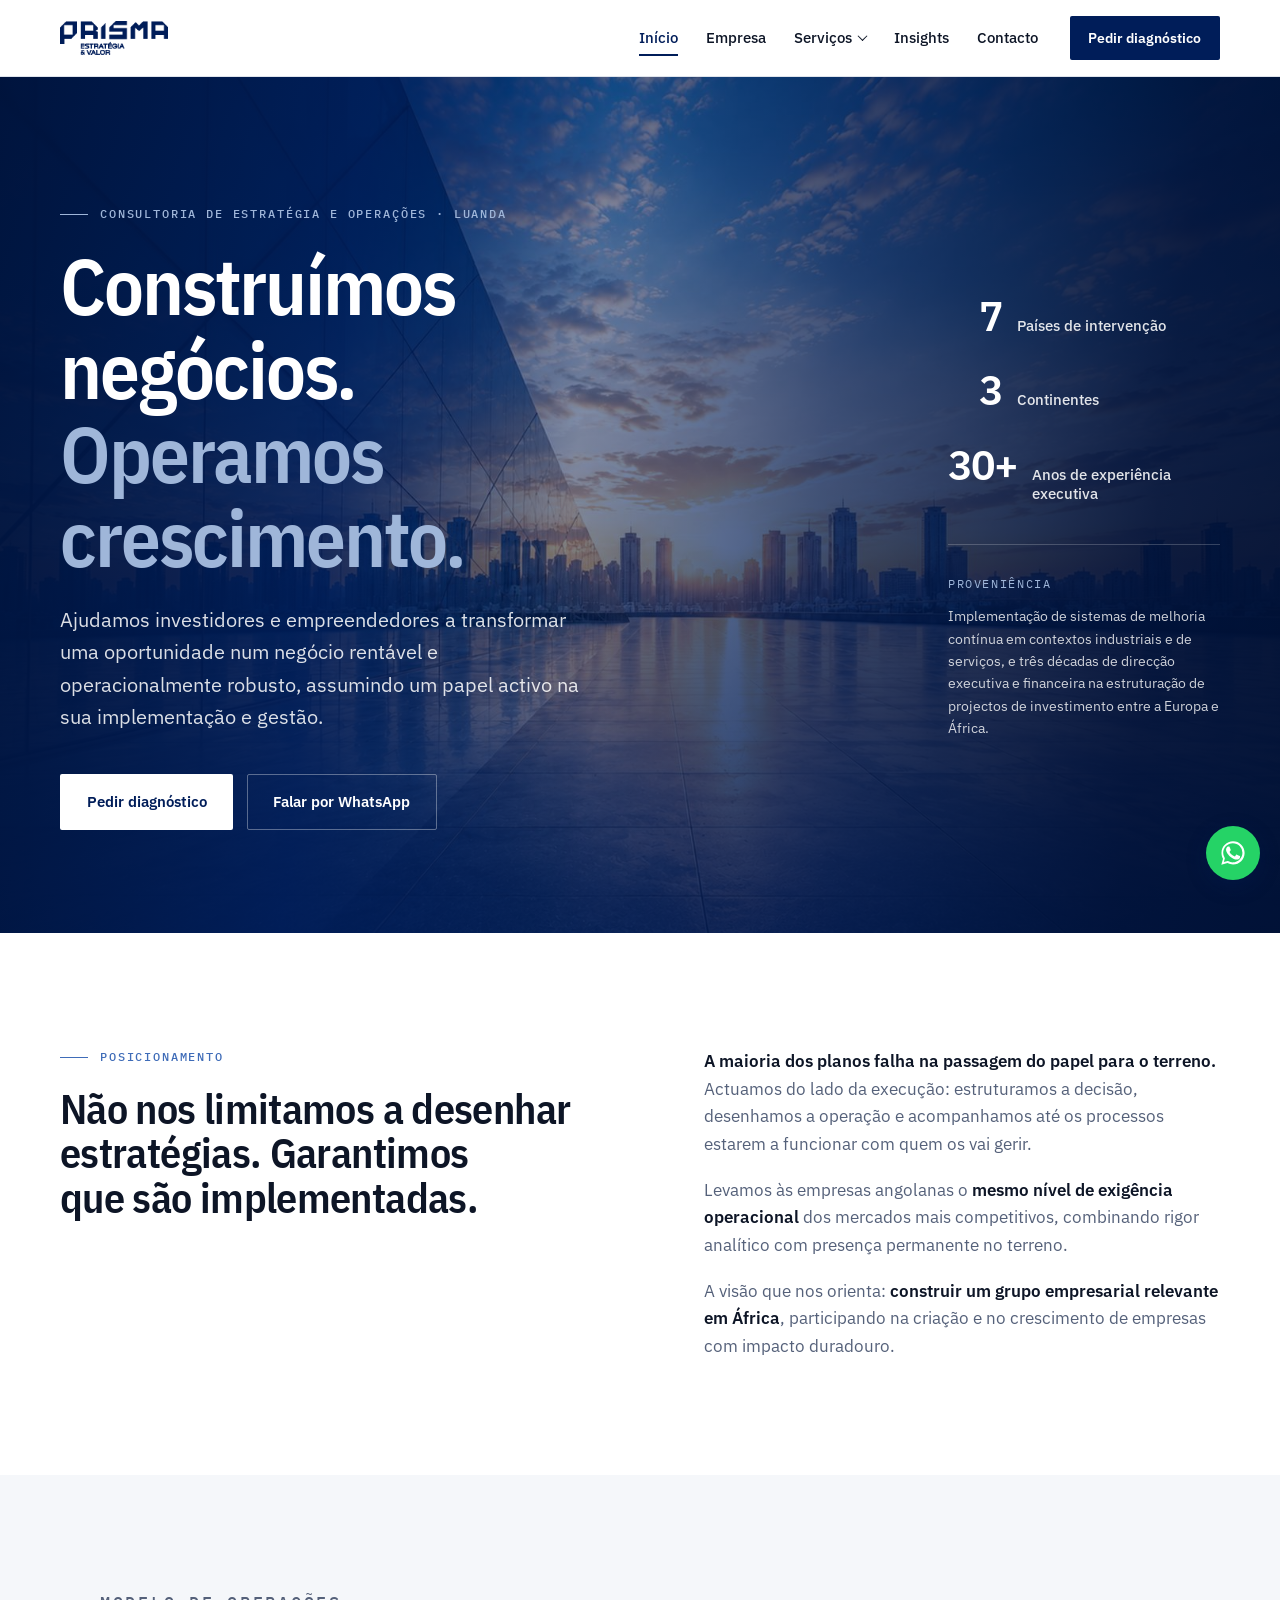
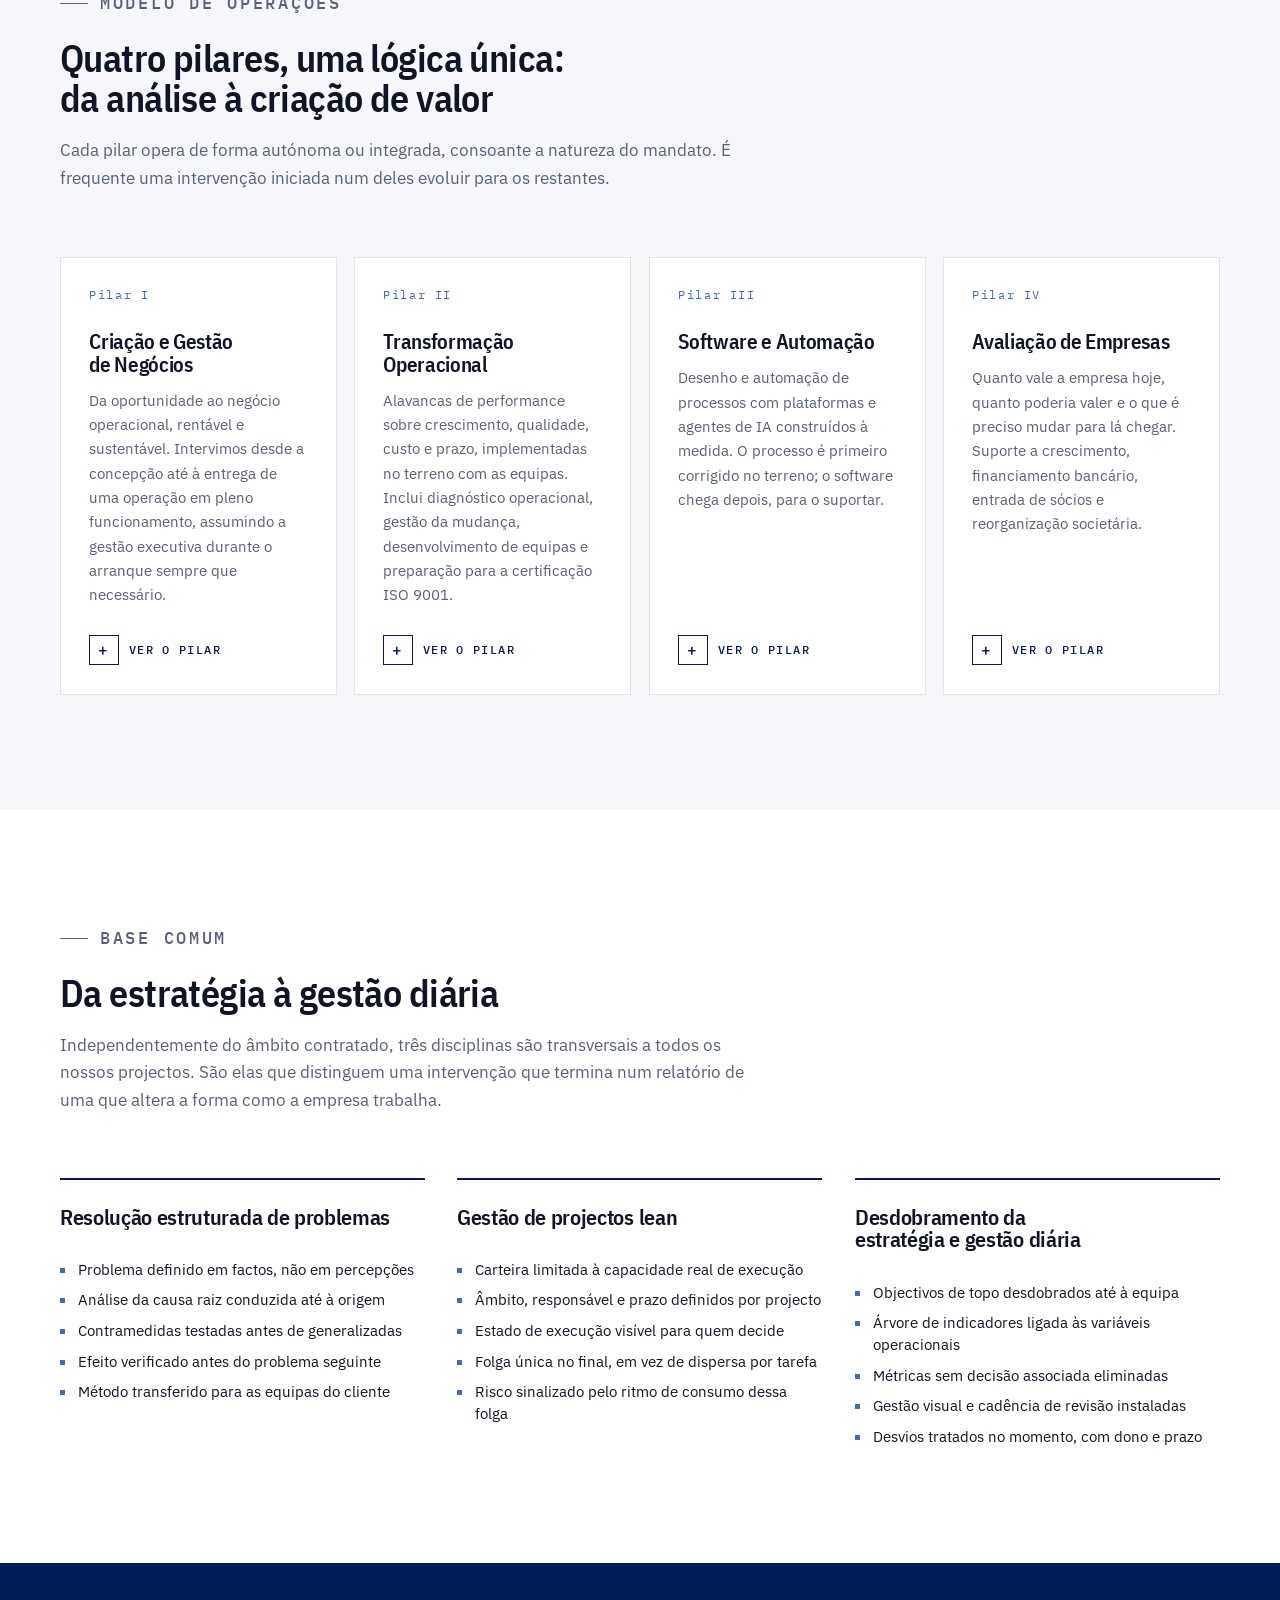
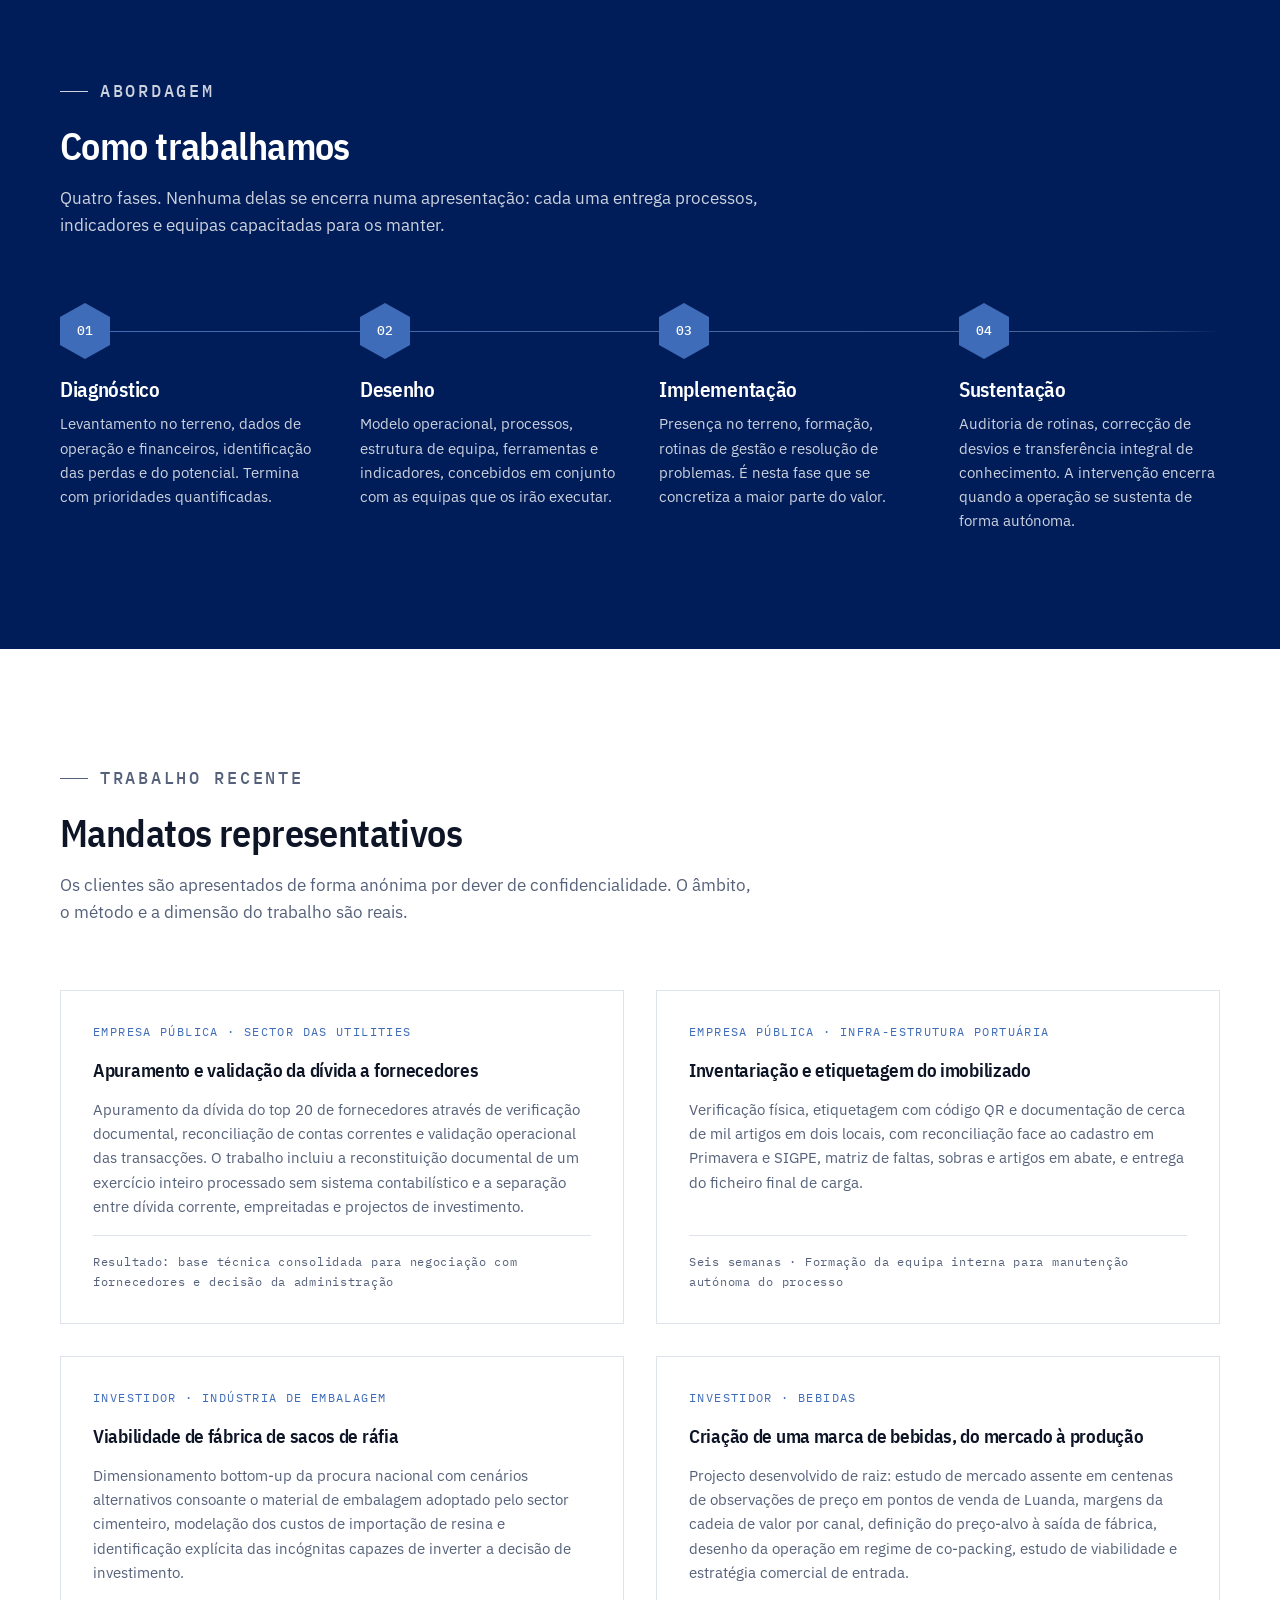
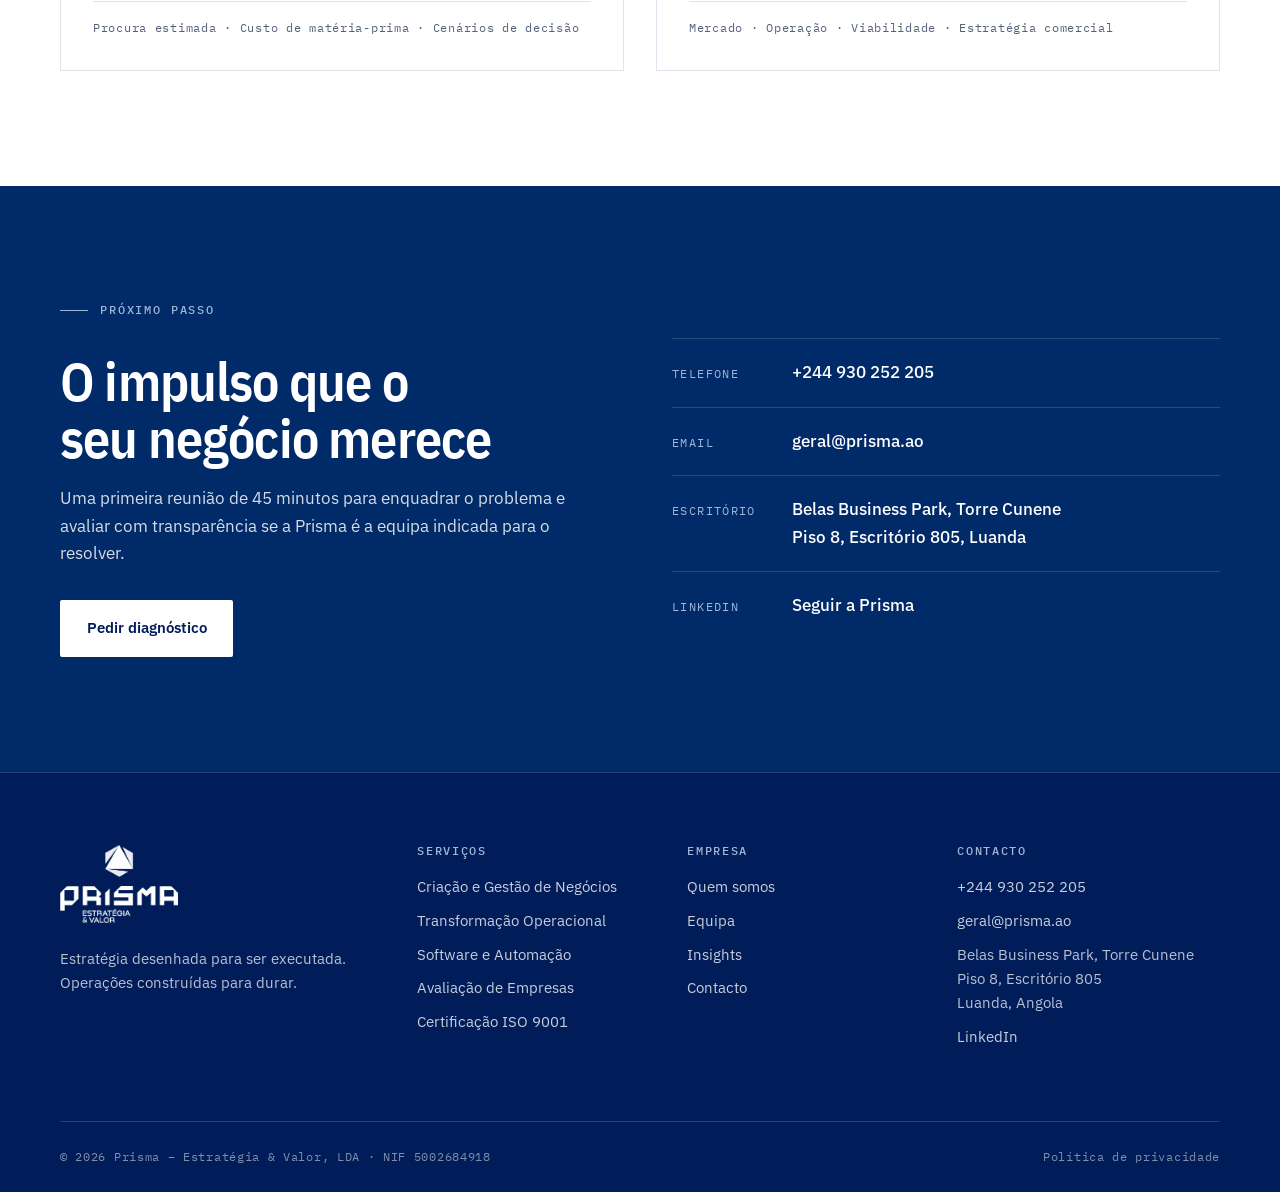
<file: index.html>
<!DOCTYPE html>
<html lang="pt-PT">
<head>
<meta charset="utf-8">
<meta name="viewport" content="width=device-width, initial-scale=1">
<title>Prisma | Consultoria de Operações e Gestão em Angola</title>
<meta name="description" content="Consultoria angolana de estratégia e operações em Luanda. Excelência operacional lean, criação e gestão de negócios, software à medida e avaliação de empresas.">
<link rel="canonical" href="https://prisma.ao/">
<meta name="robots" content="index, follow, max-image-preview:large">
<meta name="author" content="Prisma – Estratégia &amp; Valor, LDA">
<meta name="geo.region" content="AO-LUA">
<meta name="geo.placename" content="Luanda">
<link rel="alternate" hreflang="pt-AO" href="https://prisma.ao/">
<link rel="alternate" hreflang="x-default" href="https://prisma.ao/">
<meta property="og:type" content="website">
<meta property="og:site_name" content="Prisma – Estratégia &amp; Valor">
<meta property="og:title" content="Prisma – Estratégia & Valor">
<meta property="og:description" content="Consultoria angolana de estratégia e operações em Luanda. Excelência operacional lean, criação e gestão de negócios, software à medida e avaliação de empresas.">
<meta property="og:url" content="https://prisma.ao/">
<meta property="og:locale" content="pt_PT">
<meta property="og:image" content="https://prisma.ao/assets/img/og-prisma.jpg">
<meta property="og:image:width" content="1200">
<meta property="og:image:height" content="630">
<meta property="og:image:alt" content="Prisma – Estratégia &amp; Valor. Construímos negócios. Operamos crescimento.">
<meta name="twitter:card" content="summary_large_image">
<meta name="twitter:title" content="Prisma – Estratégia & Valor">
<meta name="twitter:description" content="Consultoria angolana de estratégia e operações em Luanda. Excelência operacional lean, criação e gestão de negócios, software à medida e avaliação de empresas.">
<meta name="twitter:image" content="https://prisma.ao/assets/img/og-prisma.jpg">
<meta name="theme-color" content="#001d59">
<link rel="icon" type="image/png" sizes="32x32" href="assets/img/favicon-32.png">
<link rel="apple-touch-icon" href="assets/img/favicon.png">
<link rel="preconnect" href="https://fonts.googleapis.com">
<link rel="preconnect" href="https://fonts.gstatic.com" crossorigin>
<link rel="stylesheet" href="https://fonts.googleapis.com/css2?family=IBM+Plex+Mono:wght@400;500&family=IBM+Plex+Sans+Condensed:wght@500;600;700&family=IBM+Plex+Sans:wght@400;500;600;700&display=swap">
<link rel="stylesheet" href="assets/css/style.css">
<script type="application/ld+json">
{
  "@context": "https://schema.org",
  "@graph": [
    {
      "@type": ["Organization", "ProfessionalService"],
      "@id": "https://prisma.ao/#organizacao",
      "name": "Prisma – Estratégia & Valor",
      "legalName": "Prisma – Estratégia & Valor, LDA",
      "alternateName": "Prisma Consultoria",
      "url": "https://prisma.ao/",
      "logo": "https://prisma.ao/assets/img/favicon.png",
      "image": "https://prisma.ao/assets/img/og-prisma.jpg",
      "description": "Consultoria angolana de estratégia e operações: criação e gestão de negócios, transformação operacional lean, software à medida e automação de processos, e avaliação de empresas.",
      "email": "geral@prisma.ao",
      "telephone": "+244930252205",
      "taxID": "5002684918",
      "foundingDate": "2023",
      "address": {
        "@type": "PostalAddress",
        "streetAddress": "Belas Business Park, Torre Cunene, Piso 8, Escritório 805",
        "addressLocality": "Luanda",
        "addressCountry": "AO"
      },
      "areaServed": [
        { "@type": "Country", "name": "Angola" },
        { "@type": "Place", "name": "África Austral" }
      ],
      "founder": [
        { "@type": "Person", "name": "Diogo Silva", "jobTitle": "Sócio fundador e director geral" },
        { "@type": "Person", "name": "Filipe Reis", "jobTitle": "Sócio fundador e director financeiro" }
      ],
      "knowsAbout": [
        "Excelência operacional", "Lean", "Kaizen", "Melhoria contínua",
        "Produtividade industrial", "Gestão da mudança", "ISO 9001",
        "Automação de processos", "Software à medida", "Inteligência artificial aplicada",
        "Avaliação de empresas", "Estudos de viabilidade", "Due diligence"
      ],
      "hasOfferCatalog": {
        "@type": "OfferCatalog",
        "name": "Serviços Prisma",
        "itemListElement": [
          { "@type": "Offer", "itemOffered": { "@type": "Service", "name": "Criação e gestão de negócios", "url": "https://prisma.ao/criacao-e-gestao-de-negocios.html" } },
          { "@type": "Offer", "itemOffered": { "@type": "Service", "name": "Transformação operacional", "url": "https://prisma.ao/transformacao-operacional.html" } },
          { "@type": "Offer", "itemOffered": { "@type": "Service", "name": "Software à medida e automação de processos", "url": "https://prisma.ao/software-e-automacao.html" } },
          { "@type": "Offer", "itemOffered": { "@type": "Service", "name": "Avaliação de empresas", "url": "https://prisma.ao/avaliacao-de-empresas.html" } }
        ]
      }
    },
    {
      "@type": "WebSite",
      "@id": "https://prisma.ao/#site",
      "url": "https://prisma.ao/",
      "name": "Prisma – Estratégia & Valor",
      "inLanguage": "pt-PT",
      "publisher": { "@id": "https://prisma.ao/#organizacao" }
    },
    {
      "@type": "WebPage",
      "@id": "https://prisma.ao/#pagina",
      "url": "https://prisma.ao/",
      "name": "Prisma – Estratégia & Valor",
      "description": "Consultoria angolana de estratégia e operações em Luanda. Excelência operacional lean, criação e gestão de negócios, software à medida e avaliação de empresas.",
      "inLanguage": "pt-PT",
      "isPartOf": { "@id": "https://prisma.ao/#site" },
      "about": { "@id": "https://prisma.ao/#organizacao" }
    }
  ]
}
</script>
<!-- Google tag (gtag.js) -->
<script async src="https://www.googletagmanager.com/gtag/js?id=G-28K2XWMRJY"></script>
<script>
  window.dataLayer = window.dataLayer || [];
  function gtag(){dataLayer.push(arguments);}
  gtag('js', new Date());

  gtag('config', 'G-28K2XWMRJY');
</script>

</head>
<body>
<a class="skip" href="#main">Saltar para o conteúdo</a>

<header class="site-header">
  <div class="wrap header-inner">
    <a class="brand" href="index.html" aria-label="Prisma – Estratégia &amp; Valor, página inicial">
      <img src="assets/img/prisma-wordmark-navy.png" alt="Prisma – Estratégia &amp; Valor, consultoria de estratégia e operações em Luanda" width="292" height="92">
    </a>
    <button class="nav-toggle" aria-expanded="false" aria-controls="nav" aria-label="Abrir menu"><span></span></button>
    <nav class="nav" id="nav" aria-label="Navegação principal">
      <ul>
        <li><a href="index.html" aria-current="page">Início</a></li>
        <li><a href="empresa.html">Empresa</a></li>
        <li class="has-sub">
          <button class="sub-toggle" aria-expanded="false" aria-controls="sub-servicos">Serviços<span class="chev" aria-hidden="true"></span></button>
          <ul class="sub" id="sub-servicos">
            <li><a href="criacao-e-gestao-de-negocios.html"><span class="t">Criação e Gestão de Negócios</span><span class="d">Da oportunidade ao negócio a funcionar</span></a></li>
            <li><a href="transformacao-operacional.html"><span class="t">Transformação Operacional</span><span class="d">Produtividade, qualidade, custo e prazo</span></a></li>
            <li><a href="software-e-automacao.html"><span class="t">Software e Automação</span><span class="d">Processos desenhados antes de digitalizados</span></a></li>
            <li><a href="avaliacao-de-empresas.html"><span class="t">Avaliação de Empresas</span><span class="d">Quanto vale, quanto pode valer</span></a></li>
          </ul>
        </li>
        <li><a href="insights.html">Insights</a></li>
        <li><a href="contacto.html">Contacto</a></li>
      </ul>
    </nav>
    <!-- Selector de idioma: reactivar quando a versao /en/ estiver publicada.
    <div class="lang" aria-label="Idioma">
      <a href="#" aria-current="true">PT</a><span aria-hidden="true">/</span><a href="en/index.html">EN</a>
    </div>
    -->
    <a class="btn btn-primary btn-sm header-cta" href="contacto.html">Pedir diagnóstico</a>
  </div>
</header>

<main id="main">

  <!-- ============================================================ HERO -->
  <section class="hero">
    <div class="wrap">
      <div class="hero-inner">

        <div class="hero-main">
          <p class="eyebrow" style="color:var(--brand-300)">Consultoria de estratégia e operações · Luanda</p>
          <h1>Construímos negócios.<em>Operamos crescimento.</em></h1>
          <p class="hero-lead">Ajudamos investidores e empreendedores a transformar uma oportunidade num negócio rentável e operacionalmente robusto, assumindo um papel activo na sua implementação e gestão.</p>
          <div class="hero-actions">
            <a class="btn btn-primary" style="background:#fff;color:var(--brand-900)" href="contacto.html">Pedir diagnóstico</a>
            <a class="btn btn-ghost" href="https://wa.me/244930252205" target="_blank" rel="noopener">Falar por WhatsApp</a>
          </div>
        </div>

        <div class="hero-stats">
          <div class="hero-stat"><span class="n">7</span><span class="l">Países de intervenção</span></div>
          <div class="hero-stat"><span class="n">3</span><span class="l">Continentes</span></div>
          <div class="hero-stat"><span class="n">30+</span><span class="l">Anos de experiência executiva</span></div>
          <div class="hero-origin">
            <span class="k">Proveniência</span>
            <p>Implementação de sistemas de melhoria contínua em contextos industriais e de serviços, e três décadas de direcção executiva e financeira na estruturação de projectos de investimento entre a Europa e África.</p>
          </div>
        </div>

      </div>
    </div>
  </section>

  <!-- ======================================================= POSICIONAMENTO -->
  <section class="section">
    <div class="wrap statement reveal">
      <div>
        <p class="eyebrow">Posicionamento</p>
        <h2>Não nos limitamos a desenhar estratégias. Garantimos que são implementadas.</h2>
      </div>
      <div class="body">
        <p><strong>A maioria dos planos falha na passagem do papel para o terreno.</strong> Actuamos do lado da execução: estruturamos a decisão, desenhamos a operação e acompanhamos até os processos estarem a funcionar com quem os vai gerir.</p>
        <p>Levamos às empresas angolanas o <strong>mesmo nível de exigência operacional</strong> dos mercados mais competitivos, combinando rigor analítico com presença permanente no terreno.</p>
        <p>A visão que nos orienta: <strong>construir um grupo empresarial relevante em África</strong>, participando na criação e no crescimento de empresas com impacto duradouro.</p>
      </div>
    </div>
  </section>

  <!-- ========================================================== PILARES -->
  <section class="section section-alt">
    <div class="wrap">
      <div class="section-head reveal">
        <p class="eyebrow">Modelo de operações</p>
        <h2>Quatro pilares, uma lógica única: da análise à criação de valor</h2>
        <p>Cada pilar opera de forma autónoma ou integrada, consoante a natureza do mandato. É frequente uma intervenção iniciada num deles evoluir para os restantes.</p>
      </div>
      <div class="pillars">

        <a class="pcard reveal" href="criacao-e-gestao-de-negocios.html">
          <div class="pcard-bg" aria-hidden="true" style="background-image:url('assets/img/card-negocios.jpg')"></div>
          <div class="pcard-body">
            <span class="idx">Pilar I</span>
            <h3>Criação e Gestão de Negócios</h3>
            <p>Da oportunidade ao negócio operacional, rentável e sustentável. Intervimos desde a concepção até à entrega de uma operação em pleno funcionamento, assumindo a gestão executiva durante o arranque sempre que necessário.</p>
            <span class="pcard-cta"><span class="mark" aria-hidden="true">+</span> Ver o pilar</span>
          </div>
        </a>

        <a class="pcard reveal" href="transformacao-operacional.html">
          <div class="pcard-bg" aria-hidden="true" style="background-image:url('assets/img/card-operacoes.jpg')"></div>
          <div class="pcard-body">
            <span class="idx">Pilar II</span>
            <h3>Transformação Operacional</h3>
            <p>Alavancas de performance sobre crescimento, qualidade, custo e prazo, implementadas no terreno com as equipas. Inclui diagnóstico operacional, gestão da mudança, desenvolvimento de equipas e preparação para a certificação ISO 9001.</p>
            <span class="pcard-cta"><span class="mark" aria-hidden="true">+</span> Ver o pilar</span>
          </div>
        </a>

        <a class="pcard reveal" href="software-e-automacao.html">
          <div class="pcard-bg" aria-hidden="true" style="background-image:url('assets/img/card-software.jpg')"></div>
          <div class="pcard-body">
            <span class="idx">Pilar III</span>
            <h3>Software e Automação</h3>
            <p>Desenho e automação de processos com plataformas e agentes de IA construídos à medida. O processo é primeiro corrigido no terreno; o software chega depois, para o suportar.</p>
            <span class="pcard-cta"><span class="mark" aria-hidden="true">+</span> Ver o pilar</span>
          </div>
        </a>

        <a class="pcard reveal" href="avaliacao-de-empresas.html">
          <div class="pcard-bg" aria-hidden="true" style="background-image:url('assets/img/card-avaliacao.jpg')"></div>
          <div class="pcard-body">
            <span class="idx">Pilar IV</span>
            <h3>Avaliação de Empresas</h3>
            <p>Quanto vale a empresa hoje, quanto poderia valer e o que é preciso mudar para lá chegar. Suporte a crescimento, financiamento bancário, entrada de sócios e reorganização societária.</p>
            <span class="pcard-cta"><span class="mark" aria-hidden="true">+</span> Ver o pilar</span>
          </div>
        </a>

      </div>
    </div>
  </section>

  <!-- ============================================ CAPACIDADES TRANSVERSAIS -->
  <section class="section">
    <div class="wrap">
      <div class="section-head reveal">
        <p class="eyebrow">Base comum</p>
        <h2>Da estratégia à gestão diária</h2>
        <p>Independentemente do âmbito contratado, três disciplinas são transversais a todos os nossos projectos. São elas que distinguem uma intervenção que termina num relatório de uma que altera a forma como a empresa trabalha.</p>
      </div>
      <div class="caps">

        <article class="cap reveal">
          <h3>Resolução estruturada de problemas</h3>
          <ul>
            <li>Problema definido em factos, não em percepções</li>
            <li>Análise da causa raiz conduzida até à origem</li>
            <li>Contramedidas testadas antes de generalizadas</li>
            <li>Efeito verificado antes do problema seguinte</li>
            <li>Método transferido para as equipas do cliente</li>
          </ul>
        </article>

        <article class="cap reveal">
          <h3>Gestão de projectos lean</h3>
          <ul>
            <li>Carteira limitada à capacidade real de execução</li>
            <li>Âmbito, responsável e prazo definidos por projecto</li>
            <li>Estado de execução visível para quem decide</li>
            <li>Folga única no final, em vez de dispersa por tarefa</li>
            <li>Risco sinalizado pelo ritmo de consumo dessa folga</li>
          </ul>
        </article>

        <article class="cap reveal">
          <h3>Desdobramento da estratégia e gestão diária</h3>
          <ul>
            <li>Objectivos de topo desdobrados até à equipa</li>
            <li>Árvore de indicadores ligada às variáveis operacionais</li>
            <li>Métricas sem decisão associada eliminadas</li>
            <li>Gestão visual e cadência de revisão instaladas</li>
            <li>Desvios tratados no momento, com dono e prazo</li>
          </ul>
        </article>

      </div>
    </div>
  </section>

  <!-- ======================================================== ABORDAGEM -->
  <section class="section section-dark on-dark">
    <div class="wrap">
      <div class="section-head reveal">
        <p class="eyebrow">Abordagem</p>
        <h2 style="color:#fff">Como trabalhamos</h2>
        <p>Quatro fases. Nenhuma delas se encerra numa apresentação: cada uma entrega processos, indicadores e equipas capacitadas para os manter.</p>
      </div>
      <div class="timeline">
        <div class="tl-step reveal">
          <span class="dot">01</span>
          <h3>Diagnóstico</h3>
          <p>Levantamento no terreno, dados de operação e financeiros, identificação das perdas e do potencial. Termina com prioridades quantificadas.</p>
        </div>
        <div class="tl-step reveal">
          <span class="dot">02</span>
          <h3>Desenho</h3>
          <p>Modelo operacional, processos, estrutura de equipa, ferramentas e indicadores, concebidos em conjunto com as equipas que os irão executar.</p>
        </div>
        <div class="tl-step reveal">
          <span class="dot">03</span>
          <h3>Implementação</h3>
          <p>Presença no terreno, formação, rotinas de gestão e resolução de problemas. É nesta fase que se concretiza a maior parte do valor.</p>
        </div>
        <div class="tl-step reveal">
          <span class="dot">04</span>
          <h3>Sustentação</h3>
          <p>Auditoria de rotinas, correcção de desvios e transferência integral de conhecimento. A intervenção encerra quando a operação se sustenta de forma autónoma.</p>
        </div>
      </div>
    </div>
  </section>

  <!-- ============================================================ CASOS -->
  <section class="section">
    <div class="wrap">
      <div class="section-head reveal">
        <p class="eyebrow">Trabalho recente</p>
        <h2>Mandatos representativos</h2>
        <p>Os clientes são apresentados de forma anónima por dever de confidencialidade. O âmbito, o método e a dimensão do trabalho são reais.</p>
      </div>
      <div class="cases">

        <article class="case reveal">
          <span class="tag">Empresa pública · Sector das utilities</span>
          <h3>Apuramento e validação da dívida a fornecedores</h3>
          <p>Apuramento da dívida do top 20 de fornecedores através de verificação documental, reconciliação de contas correntes e validação operacional das transacções. O trabalho incluiu a reconstituição documental de um exercício inteiro processado sem sistema contabilístico e a separação entre dívida corrente, empreitadas e projectos de investimento.</p>
          <div class="meta">Resultado: base técnica consolidada para negociação com fornecedores e decisão da administração</div>
        </article>

        <article class="case reveal">
          <span class="tag">Empresa pública · Infra-estrutura portuária</span>
          <h3>Inventariação e etiquetagem do imobilizado</h3>
          <p>Verificação física, etiquetagem com código QR e documentação de cerca de mil artigos em dois locais, com reconciliação face ao cadastro em Primavera e SIGPE, matriz de faltas, sobras e artigos em abate, e entrega do ficheiro final de carga.</p>
          <div class="meta">Seis semanas · Formação da equipa interna para manutenção autónoma do processo</div>
        </article>

        <article class="case reveal">
          <span class="tag">Investidor · Indústria de embalagem</span>
          <h3>Viabilidade de fábrica de sacos de ráfia</h3>
          <p>Dimensionamento bottom-up da procura nacional com cenários alternativos consoante o material de embalagem adoptado pelo sector cimenteiro, modelação dos custos de importação de resina e identificação explícita das incógnitas capazes de inverter a decisão de investimento.</p>
          <div class="meta">Procura estimada · Custo de matéria-prima · Cenários de decisão</div>
        </article>

        <article class="case reveal">
          <span class="tag">Investidor · Bebidas</span>
          <h3>Criação de uma marca de bebidas, do mercado à produção</h3>
          <p>Projecto desenvolvido de raiz: estudo de mercado assente em centenas de observações de preço em pontos de venda de Luanda, margens da cadeia de valor por canal, definição do preço-alvo à saída de fábrica, desenho da operação em regime de co-packing, estudo de viabilidade e estratégia comercial de entrada.</p>
          <div class="meta">Mercado · Operação · Viabilidade · Estratégia comercial</div>
        </article>

      </div>
    </div>
  </section>

  <!-- ============================================================== CTA -->
  <section class="cta">
    <div class="wrap cta-inner">
      <div class="reveal">
        <p class="eyebrow" style="color:var(--brand-300)">Próximo passo</p>
        <h2>O impulso que o seu negócio merece</h2>
        <p>Uma primeira reunião de 45 minutos para enquadrar o problema e avaliar com transparência se a Prisma é a equipa indicada para o resolver.</p>
        <a class="btn btn-primary" style="background:#fff;color:var(--brand-900)" href="contacto.html">Pedir diagnóstico</a>
      </div>
      <div class="contact-lines reveal">
        <div class="contact-line"><span class="k">Telefone</span><a class="v" href="tel:+244930252205">+244 930 252 205</a></div>
        <div class="contact-line"><span class="k">Email</span><a class="v" href="mailto:geral@prisma.ao">geral@prisma.ao</a></div>
        <div class="contact-line"><span class="k">Escritório</span><span class="v">Belas Business Park, Torre Cunene<br>Piso 8, Escritório 805, Luanda</span></div>
        <div class="contact-line"><span class="k">LinkedIn</span><a class="v" href="https://www.linkedin.com/company/prisma-estrategia-valor" target="_blank" rel="noopener">Seguir a Prisma</a></div>
      </div>
    </div>
  </section>

</main>

<footer class="site-footer">
  <div class="wrap">
    <div class="footer-grid">
      <div>
        <img src="assets/img/prisma-logo-white.png" alt="Prisma – Estratégia &amp; Valor" width="292" height="193">
        <p>Estratégia desenhada para ser executada. Operações construídas para durar.</p>
      </div>
      <div>
        <h4>Serviços</h4>
        <ul>
          <li><a href="criacao-e-gestao-de-negocios.html">Criação e Gestão de Negócios</a></li>
          <li><a href="transformacao-operacional.html">Transformação Operacional</a></li>
          <li><a href="software-e-automacao.html">Software e Automação</a></li>
          <li><a href="avaliacao-de-empresas.html">Avaliação de Empresas</a></li>
          <li><a href="transformacao-operacional.html#iso">Certificação ISO 9001</a></li>
        </ul>
      </div>
      <div>
        <h4>Empresa</h4>
        <ul>
          <li><a href="empresa.html">Quem somos</a></li>
          <li><a href="empresa.html#equipa">Equipa</a></li>
          <li><a href="insights.html">Insights</a></li>
          <li><a href="contacto.html">Contacto</a></li>
        </ul>
      </div>
      <div>
        <h4>Contacto</h4>
        <ul>
          <li><a href="tel:+244930252205">+244 930 252 205</a></li>
          <li><a href="mailto:geral@prisma.ao">geral@prisma.ao</a></li>
          <li>Belas Business Park, Torre Cunene<br>Piso 8, Escritório 805<br>Luanda, Angola</li>
          <li><a href="https://www.linkedin.com/company/prisma-estrategia-valor" target="_blank" rel="noopener">LinkedIn</a></li>
        </ul>
      </div>
    </div>
    <div class="footer-bottom">
      <span>© 2026 Prisma – Estratégia &amp; Valor, LDA · NIF 5002684918</span>
      <span><a href="politica-privacidade.html">Política de privacidade</a></span>
    </div>
  </div>
</footer>

<a class="wa" href="https://wa.me/244930252205" target="_blank" rel="noopener" aria-label="Falar connosco por WhatsApp">
  <svg viewBox="0 0 24 24" aria-hidden="true"><path d="M17.47 14.38c-.3-.15-1.75-.86-2.02-.96-.27-.1-.47-.15-.67.15-.2.3-.77.96-.94 1.16-.17.2-.35.22-.65.07-.3-.15-1.25-.46-2.38-1.47-.88-.78-1.47-1.75-1.64-2.05-.17-.3-.02-.46.13-.6.13-.13.3-.35.45-.52.15-.17.2-.3.3-.5.1-.2.05-.37-.02-.52-.08-.15-.67-1.6-.92-2.2-.24-.58-.49-.5-.67-.51h-.57c-.2 0-.52.07-.8.37-.27.3-1.04 1.02-1.04 2.48 0 1.46 1.07 2.88 1.22 3.08.15.2 2.1 3.2 5.08 4.49.71.3 1.26.49 1.69.63.71.22 1.36.19 1.87.12.57-.09 1.75-.72 2-1.41.25-.7.25-1.29.17-1.41-.07-.13-.27-.2-.57-.35zM12.04 2C6.58 2 2.13 6.45 2.13 11.91c0 1.75.46 3.45 1.32 4.95L2 22l5.25-1.38c1.45.79 3.08 1.21 4.79 1.21h.01c5.46 0 9.91-4.45 9.91-9.91 0-2.65-1.03-5.14-2.9-7.01A9.82 9.82 0 0 0 12.04 2zm0 18.13h-.01c-1.52 0-3.02-.41-4.32-1.18l-.31-.18-3.21.84.86-3.13-.2-.32a8.18 8.18 0 0 1-1.26-4.38c0-4.54 3.7-8.24 8.25-8.24 2.2 0 4.27.86 5.83 2.42a8.2 8.2 0 0 1 2.41 5.83c0 4.54-3.7 8.24-8.24 8.24z"/></svg>
</a>

<script src="assets/js/main.js"></script>
</body>
</html>
</file>
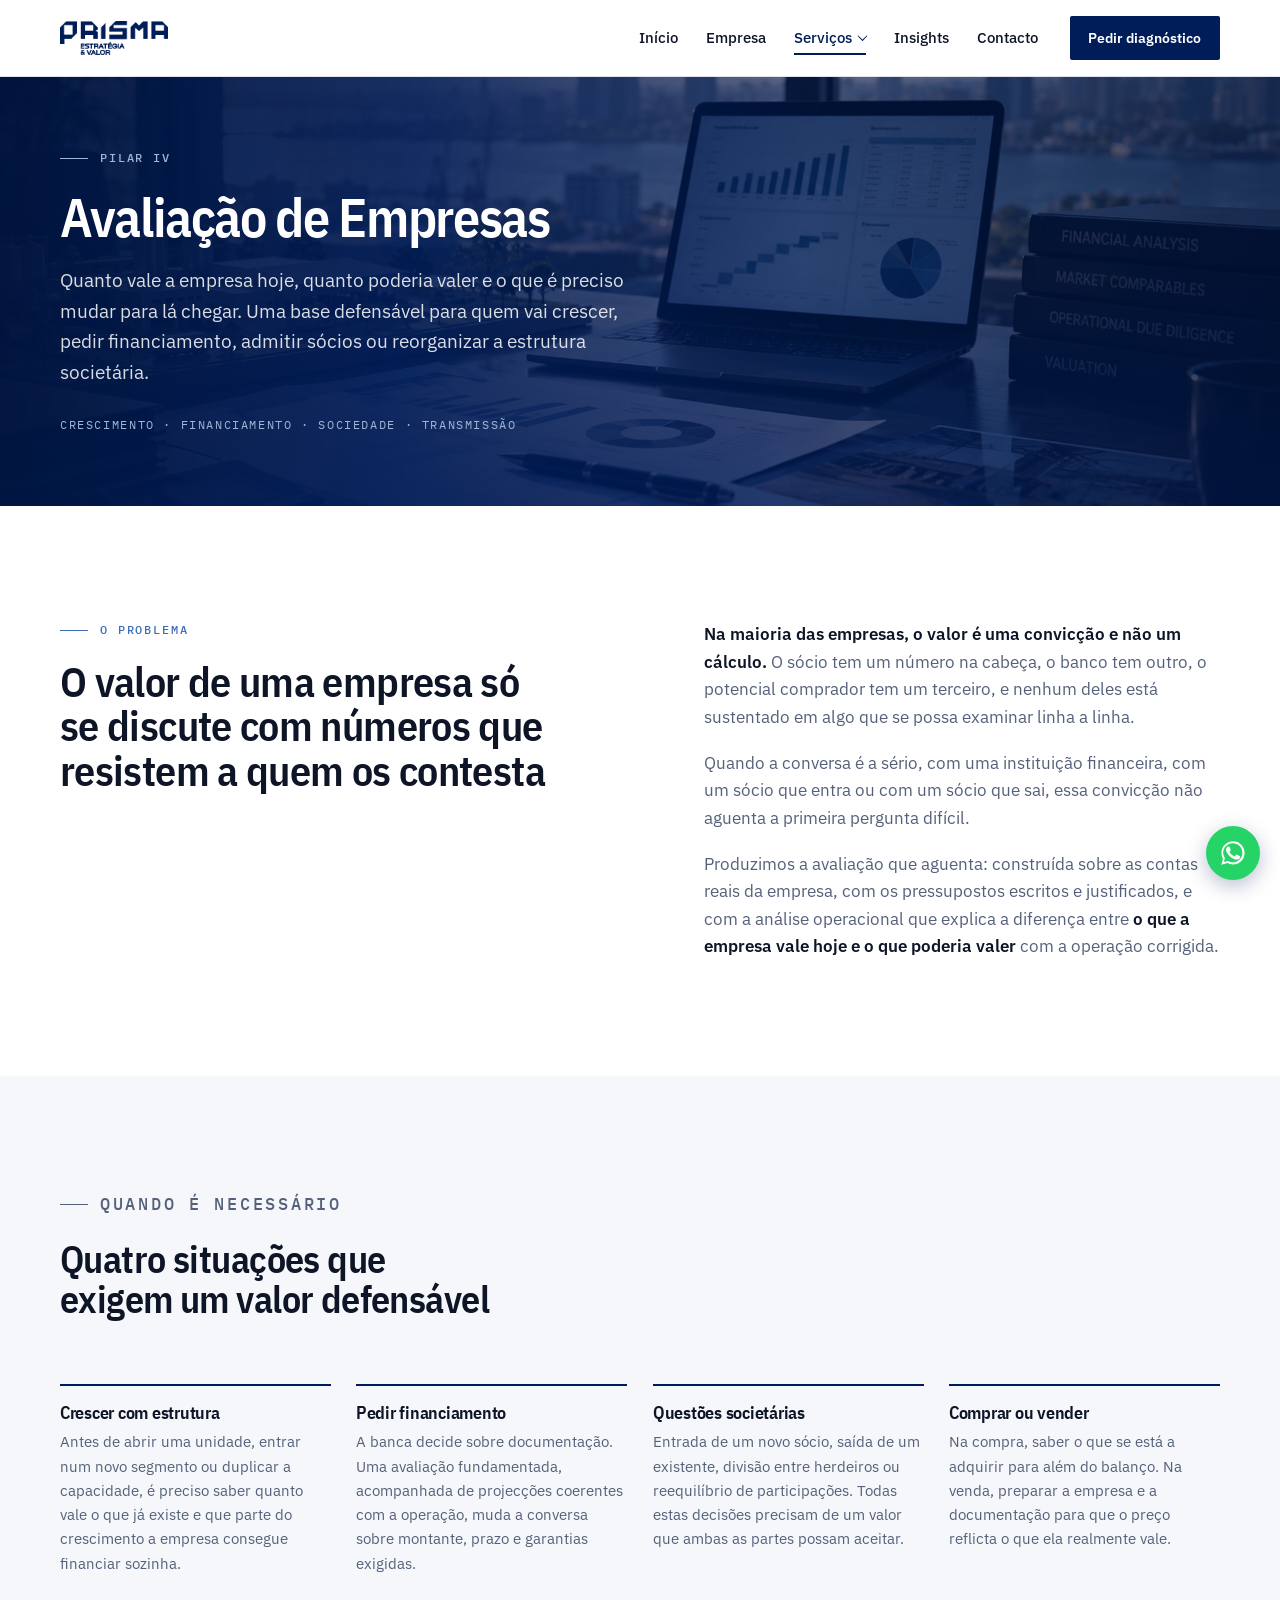
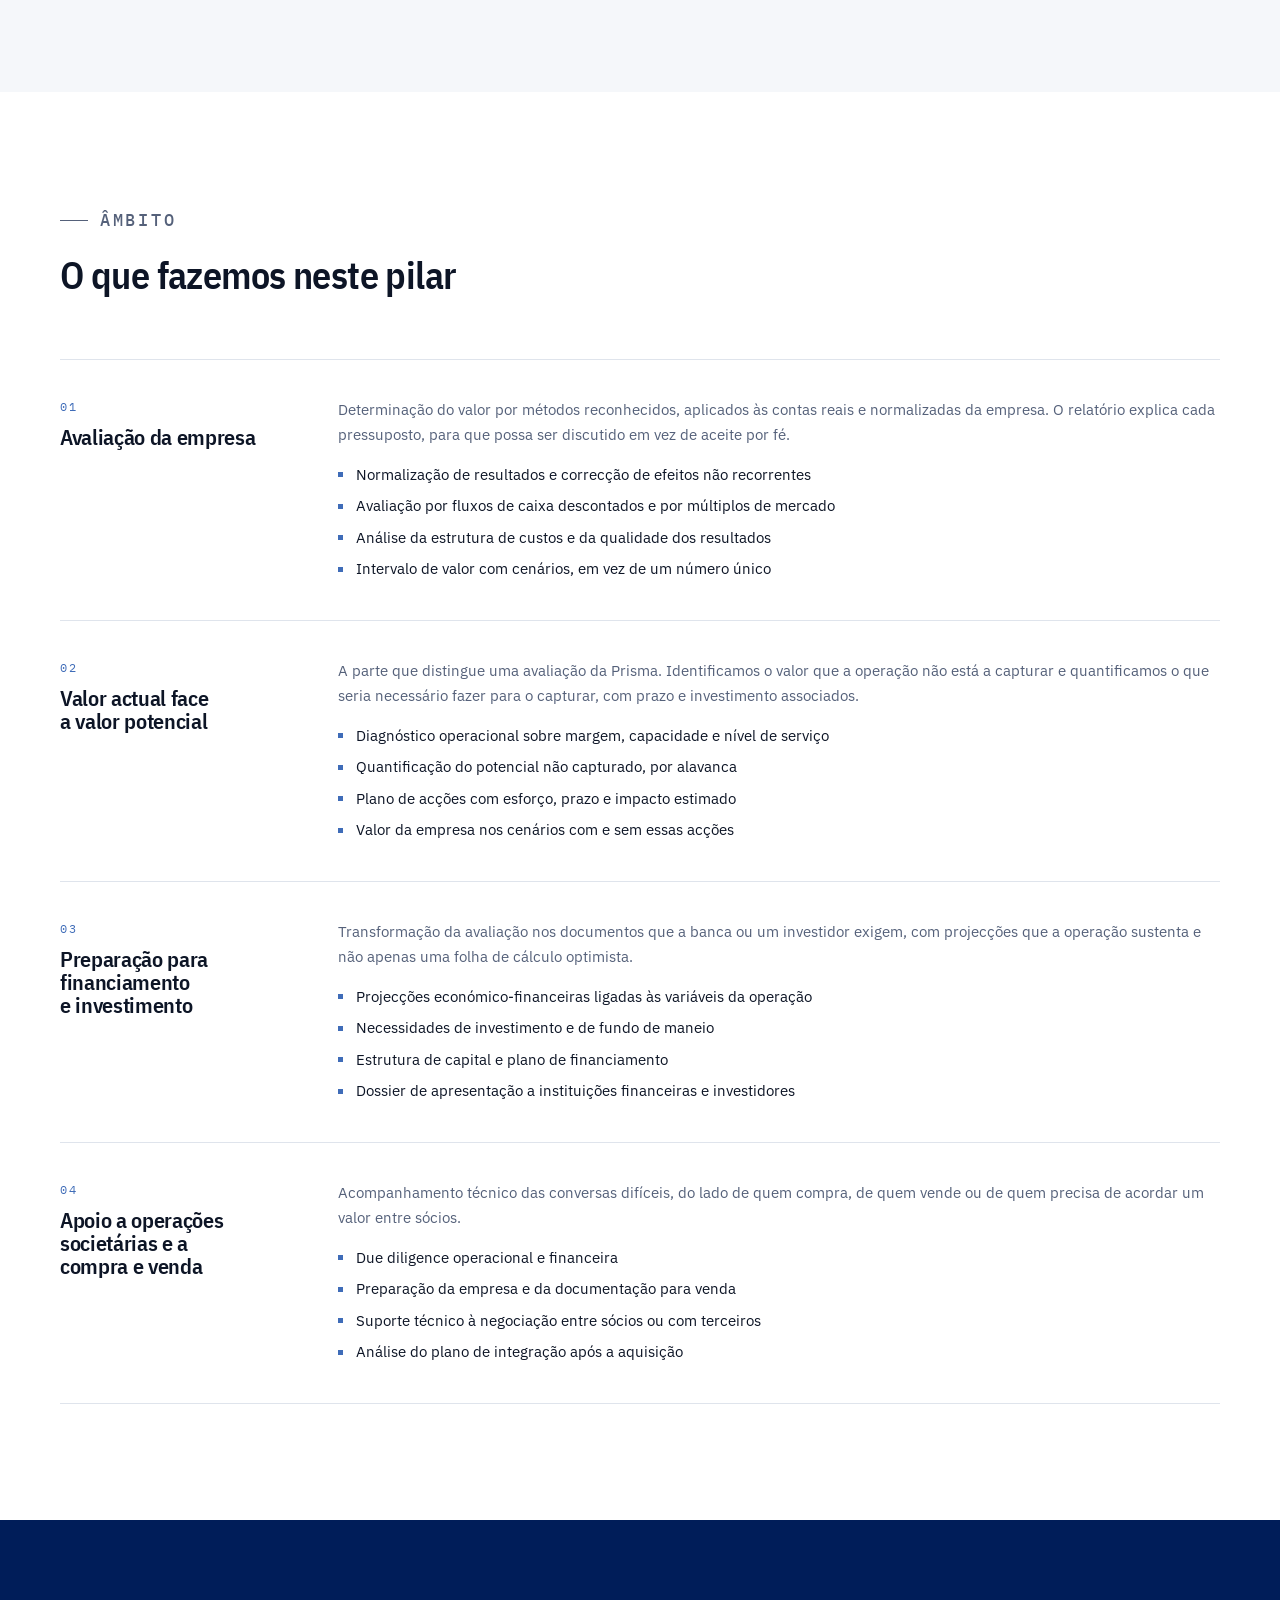
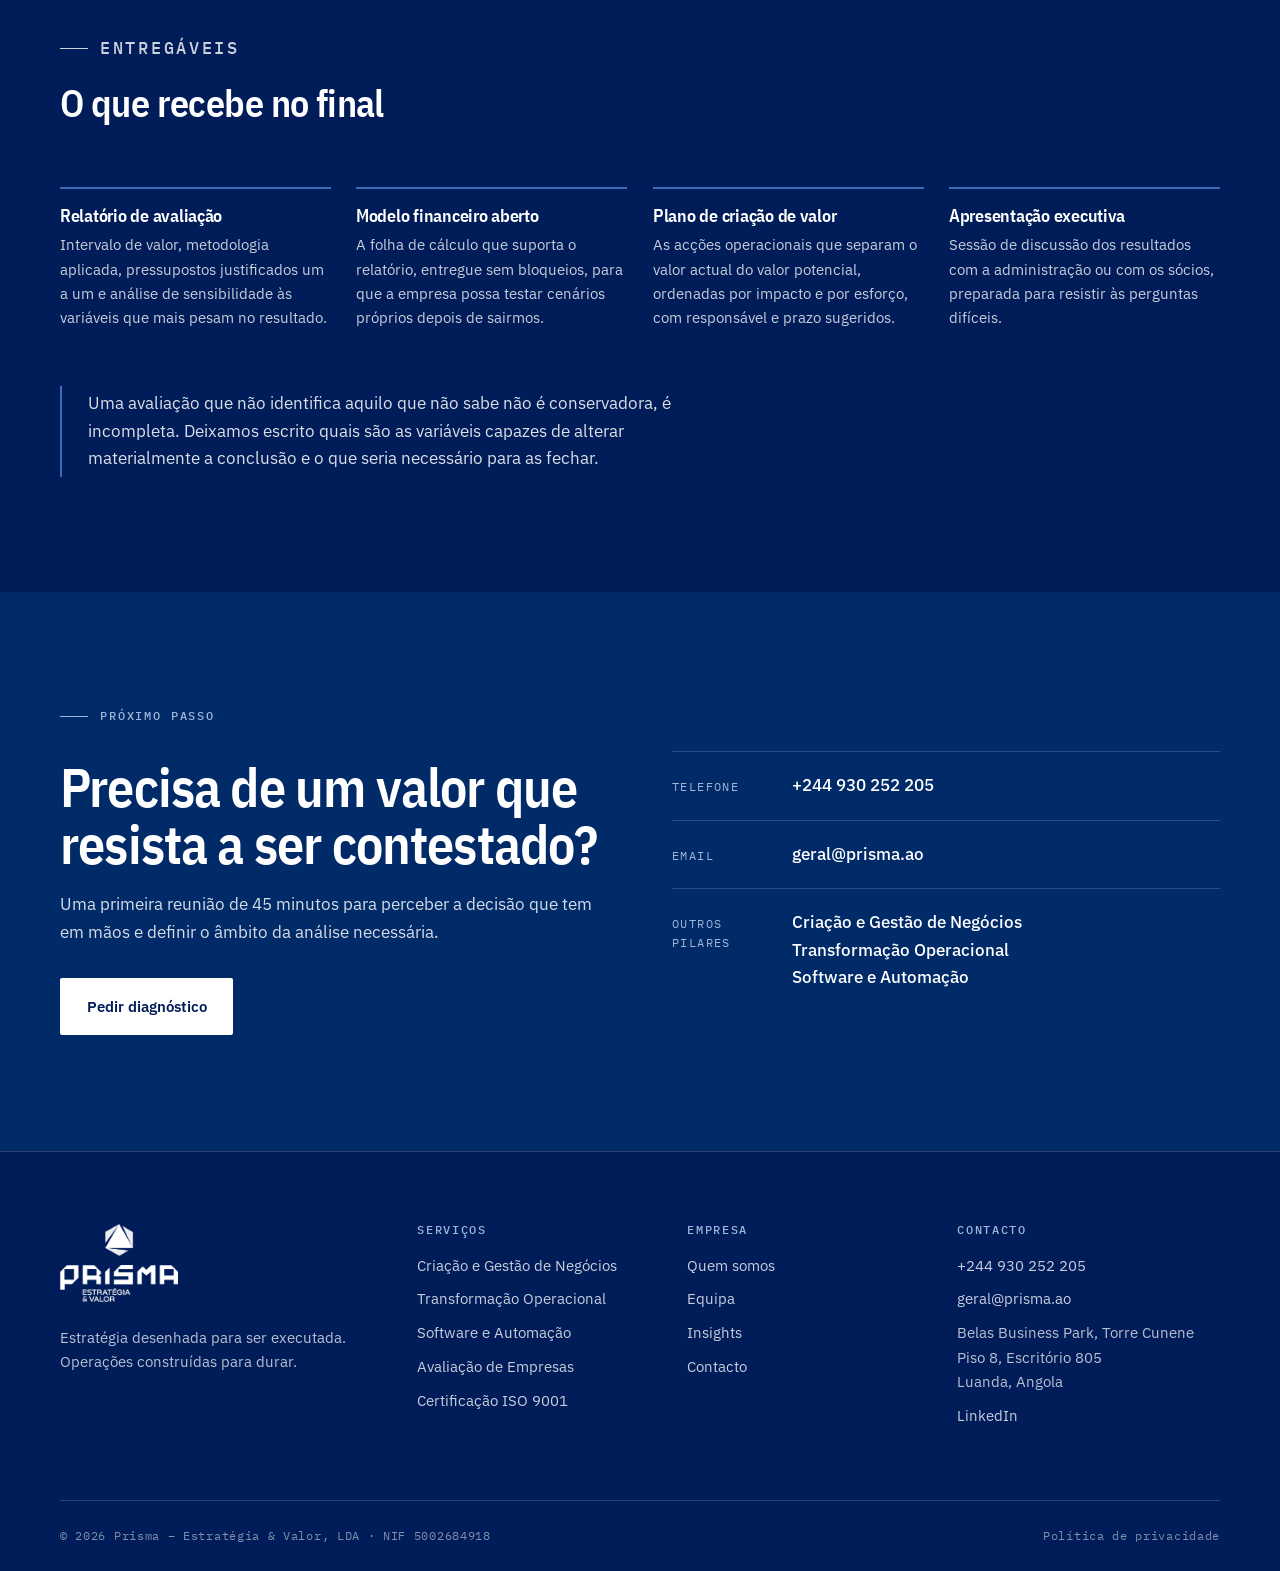
<file: avaliacao-de-empresas.html>
<!DOCTYPE html>
<html lang="pt-PT">
<head>
<meta charset="utf-8">
<meta name="viewport" content="width=device-width, initial-scale=1">
<title>Avaliação de Empresas em Angola | Prisma</title>
<meta name="description" content="Avaliação de empresas em Angola para crescimento, financiamento bancário, entrada ou saída de sócios e processos de compra e venda. Relatório fundamentado e modelo financeiro aberto.">
<link rel="canonical" href="https://prisma.ao/avaliacao-de-empresas.html">
<meta name="robots" content="index, follow, max-image-preview:large">
<meta name="author" content="Prisma – Estratégia &amp; Valor, LDA">
<meta name="geo.region" content="AO-LUA">
<meta name="geo.placename" content="Luanda">
<link rel="alternate" hreflang="pt-AO" href="https://prisma.ao/avaliacao-de-empresas.html">
<link rel="alternate" hreflang="x-default" href="https://prisma.ao/avaliacao-de-empresas.html">
<meta property="og:type" content="website">
<meta property="og:site_name" content="Prisma – Estratégia &amp; Valor">
<meta property="og:title" content="Avaliação de Empresas">
<meta property="og:description" content="Avaliação de empresas em Angola para crescimento, financiamento bancário, entrada ou saída de sócios e processos de compra e venda. Relatório fundamentado e modelo financeiro aberto.">
<meta property="og:url" content="https://prisma.ao/avaliacao-de-empresas.html">
<meta property="og:locale" content="pt_PT">
<meta property="og:image" content="https://prisma.ao/assets/img/og-prisma.jpg">
<meta property="og:image:width" content="1200">
<meta property="og:image:height" content="630">
<meta property="og:image:alt" content="Prisma – Estratégia &amp; Valor. Construímos negócios. Operamos crescimento.">
<meta name="twitter:card" content="summary_large_image">
<meta name="twitter:title" content="Avaliação de Empresas">
<meta name="twitter:description" content="Avaliação de empresas em Angola para crescimento, financiamento bancário, entrada ou saída de sócios e processos de compra e venda. Relatório fundamentado e modelo financeiro aberto.">
<meta name="twitter:image" content="https://prisma.ao/assets/img/og-prisma.jpg">
<meta name="theme-color" content="#001d59">
<link rel="icon" type="image/png" sizes="32x32" href="assets/img/favicon-32.png">
<link rel="apple-touch-icon" href="assets/img/favicon.png">
<link rel="preconnect" href="https://fonts.googleapis.com">
<link rel="preconnect" href="https://fonts.gstatic.com" crossorigin>
<link rel="stylesheet" href="https://fonts.googleapis.com/css2?family=IBM+Plex+Mono:wght@400;500&family=IBM+Plex+Sans+Condensed:wght@500;600;700&family=IBM+Plex+Sans:wght@400;500;600;700&display=swap">
<link rel="stylesheet" href="assets/css/style.css">
<script type="application/ld+json">
{
  "@context": "https://schema.org",
  "@graph": [
    {
      "@type": ["Organization", "ProfessionalService"],
      "@id": "https://prisma.ao/#organizacao",
      "name": "Prisma – Estratégia & Valor",
      "legalName": "Prisma – Estratégia & Valor, LDA",
      "alternateName": "Prisma Consultoria",
      "url": "https://prisma.ao/",
      "logo": "https://prisma.ao/assets/img/favicon.png",
      "image": "https://prisma.ao/assets/img/og-prisma.jpg",
      "description": "Consultoria angolana de estratégia e operações: criação e gestão de negócios, transformação operacional lean, software à medida e automação de processos, e avaliação de empresas.",
      "email": "geral@prisma.ao",
      "telephone": "+244930252205",
      "taxID": "5002684918",
      "foundingDate": "2023",
      "address": {
        "@type": "PostalAddress",
        "streetAddress": "Belas Business Park, Torre Cunene, Piso 8, Escritório 805",
        "addressLocality": "Luanda",
        "addressCountry": "AO"
      },
      "areaServed": [
        { "@type": "Country", "name": "Angola" },
        { "@type": "Place", "name": "África Austral" }
      ],
      "founder": [
        { "@type": "Person", "name": "Diogo Silva", "jobTitle": "Sócio fundador e director geral" },
        { "@type": "Person", "name": "Filipe Reis", "jobTitle": "Sócio fundador e director financeiro" }
      ],
      "knowsAbout": [
        "Excelência operacional", "Lean", "Kaizen", "Melhoria contínua",
        "Produtividade industrial", "Gestão da mudança", "ISO 9001",
        "Automação de processos", "Software à medida", "Inteligência artificial aplicada",
        "Avaliação de empresas", "Estudos de viabilidade", "Due diligence"
      ],
      "hasOfferCatalog": {
        "@type": "OfferCatalog",
        "name": "Serviços Prisma",
        "itemListElement": [
          { "@type": "Offer", "itemOffered": { "@type": "Service", "name": "Criação e gestão de negócios", "url": "https://prisma.ao/criacao-e-gestao-de-negocios.html" } },
          { "@type": "Offer", "itemOffered": { "@type": "Service", "name": "Transformação operacional", "url": "https://prisma.ao/transformacao-operacional.html" } },
          { "@type": "Offer", "itemOffered": { "@type": "Service", "name": "Software à medida e automação de processos", "url": "https://prisma.ao/software-e-automacao.html" } },
          { "@type": "Offer", "itemOffered": { "@type": "Service", "name": "Avaliação de empresas", "url": "https://prisma.ao/avaliacao-de-empresas.html" } }
        ]
      }
    },
    {
      "@type": "WebSite",
      "@id": "https://prisma.ao/#site",
      "url": "https://prisma.ao/",
      "name": "Prisma – Estratégia & Valor",
      "inLanguage": "pt-PT",
      "publisher": { "@id": "https://prisma.ao/#organizacao" }
    },
    {
      "@type": "WebPage",
      "@id": "https://prisma.ao/avaliacao-de-empresas.html#pagina",
      "url": "https://prisma.ao/avaliacao-de-empresas.html",
      "name": "Avaliação de Empresas",
      "description": "Avaliação de empresas em Angola para crescimento, financiamento bancário, entrada ou saída de sócios e processos de compra e venda. Relatório fundamentado e modelo financeiro aberto.",
      "inLanguage": "pt-PT",
      "isPartOf": { "@id": "https://prisma.ao/#site" },
      "about": { "@id": "https://prisma.ao/#organizacao" }
    }
  ]
}
</script>

<!-- Google tag (gtag.js) -->
<script async src="https://www.googletagmanager.com/gtag/js?id=G-28K2XWMRJY"></script>
<script>
  window.dataLayer = window.dataLayer || [];
  function gtag(){dataLayer.push(arguments);}
  gtag('js', new Date());

  gtag('config', 'G-28K2XWMRJY');
</script>

</head>
<body>
<a class="skip" href="#main">Saltar para o conteúdo</a>

<header class="site-header">
  <div class="wrap header-inner">
    <a class="brand" href="index.html" aria-label="Prisma – Estratégia &amp; Valor, página inicial">
      <img src="assets/img/prisma-wordmark-navy.png" alt="Prisma – Estratégia &amp; Valor, consultoria de estratégia e operações em Luanda" width="292" height="92">
    </a>
    <button class="nav-toggle" aria-expanded="false" aria-controls="nav" aria-label="Abrir menu"><span></span></button>
    <nav class="nav" id="nav" aria-label="Navegação principal">
      <ul>
        <li><a href="index.html">Início</a></li>
        <li><a href="empresa.html">Empresa</a></li>
        <li class="has-sub open-parent">
          <button class="sub-toggle" aria-expanded="false" aria-controls="sub-servicos">Serviços<span class="chev" aria-hidden="true"></span></button>
          <ul class="sub" id="sub-servicos">
            <li><a href="criacao-e-gestao-de-negocios.html"><span class="t">Criação e Gestão de Negócios</span><span class="d">Da oportunidade ao negócio a funcionar</span></a></li>
            <li><a href="transformacao-operacional.html"><span class="t">Transformação Operacional</span><span class="d">Produtividade, qualidade, custo e prazo</span></a></li>
            <li><a href="software-e-automacao.html"><span class="t">Software e Automação</span><span class="d">Processos desenhados antes de digitalizados</span></a></li>
            <li><a href="avaliacao-de-empresas.html" aria-current="page"><span class="t">Avaliação de Empresas</span><span class="d">Quanto vale, quanto pode valer</span></a></li>
          </ul>
        </li>
        <li><a href="insights.html">Insights</a></li>
        <li><a href="contacto.html">Contacto</a></li>
      </ul>
    </nav>
    <!-- Selector de idioma: reactivar quando a versao /en/ estiver publicada.
    <div class="lang" aria-label="Idioma">
      <a href="#" aria-current="true">PT</a><span aria-hidden="true">/</span><a href="en/avaliacao-de-empresas.html">EN</a>
    </div>
    -->
    <a class="btn btn-primary btn-sm header-cta" href="contacto.html">Pedir diagnóstico</a>
  </div>
</header>

<main id="main">

  <section class="page-hero has-photo" style="background-image:url('assets/img/hero-avaliacao.jpg');background-position:22% center">
    <div class="wrap">
      <div class="page-hero-inner">
        <p class="eyebrow" style="color:var(--brand-300)">Pilar IV</p>
        <h1>Avaliação de Empresas</h1>
        <p class="lead">Quanto vale a empresa hoje, quanto poderia valer e o que é preciso mudar para lá chegar. Uma base defensável para quem vai crescer, pedir financiamento, admitir sócios ou reorganizar a estrutura societária.</p>
        <span class="sub">Crescimento · Financiamento · Sociedade · Transmissão</span>
      </div>
    </div>
  </section>

  <!-- ========================================================= ENQUADRAMENTO -->
  <section class="section">
    <div class="wrap statement reveal">
      <div>
        <p class="eyebrow">O problema</p>
        <h2>O valor de uma empresa só se discute com números que resistem a quem os contesta</h2>
      </div>
      <div class="body">
        <p><strong>Na maioria das empresas, o valor é uma convicção e não um cálculo.</strong> O sócio tem um número na cabeça, o banco tem outro, o potencial comprador tem um terceiro, e nenhum deles está sustentado em algo que se possa examinar linha a linha.</p>
        <p>Quando a conversa é a sério, com uma instituição financeira, com um sócio que entra ou com um sócio que sai, essa convicção não aguenta a primeira pergunta difícil.</p>
        <p>Produzimos a avaliação que aguenta: construída sobre as contas reais da empresa, com os pressupostos escritos e justificados, e com a análise operacional que explica a diferença entre <strong>o que a empresa vale hoje e o que poderia valer</strong> com a operação corrigida.</p>
      </div>
    </div>
  </section>

  <!-- ====================================================== QUANDO É NECESSÁRIO -->
  <section class="section section-alt">
    <div class="wrap">
      <div class="section-head reveal">
        <p class="eyebrow">Quando é necessário</p>
        <h2>Quatro situações que exigem um valor defensável</h2>
      </div>
      <div class="deliver">
        <div class="reveal">
          <h3>Crescer com estrutura</h3>
          <p>Antes de abrir uma unidade, entrar num novo segmento ou duplicar a capacidade, é preciso saber quanto vale o que já existe e que parte do crescimento a empresa consegue financiar sozinha.</p>
        </div>
        <div class="reveal">
          <h3>Pedir financiamento</h3>
          <p>A banca decide sobre documentação. Uma avaliação fundamentada, acompanhada de projecções coerentes com a operação, muda a conversa sobre montante, prazo e garantias exigidas.</p>
        </div>
        <div class="reveal">
          <h3>Questões societárias</h3>
          <p>Entrada de um novo sócio, saída de um existente, divisão entre herdeiros ou reequilíbrio de participações. Todas estas decisões precisam de um valor que ambas as partes possam aceitar.</p>
        </div>
        <div class="reveal">
          <h3>Comprar ou vender</h3>
          <p>Na compra, saber o que se está a adquirir para além do balanço. Na venda, preparar a empresa e a documentação para que o preço reflicta o que ela realmente vale.</p>
        </div>
      </div>
    </div>
  </section>

  <!-- ============================================================ SERVIÇOS -->
  <section class="section">
    <div class="wrap">
      <div class="section-head reveal">
        <p class="eyebrow">Âmbito</p>
        <h2>O que fazemos neste pilar</h2>
      </div>

      <article class="svc reveal">
        <div>
          <span class="n">01</span>
          <h3>Avaliação da empresa</h3>
        </div>
        <div>
          <p>Determinação do valor por métodos reconhecidos, aplicados às contas reais e normalizadas da empresa. O relatório explica cada pressuposto, para que possa ser discutido em vez de aceite por fé.</p>
          <ul>
            <li>Normalização de resultados e correcção de efeitos não recorrentes</li>
            <li>Avaliação por fluxos de caixa descontados e por múltiplos de mercado</li>
            <li>Análise da estrutura de custos e da qualidade dos resultados</li>
            <li>Intervalo de valor com cenários, em vez de um número único</li>
          </ul>
        </div>
      </article>

      <article class="svc reveal">
        <div>
          <span class="n">02</span>
          <h3>Valor actual face a valor potencial</h3>
        </div>
        <div>
          <p>A parte que distingue uma avaliação da Prisma. Identificamos o valor que a operação não está a capturar e quantificamos o que seria necessário fazer para o capturar, com prazo e investimento associados.</p>
          <ul>
            <li>Diagnóstico operacional sobre margem, capacidade e nível de serviço</li>
            <li>Quantificação do potencial não capturado, por alavanca</li>
            <li>Plano de acções com esforço, prazo e impacto estimado</li>
            <li>Valor da empresa nos cenários com e sem essas acções</li>
          </ul>
        </div>
      </article>

      <article class="svc reveal">
        <div>
          <span class="n">03</span>
          <h3>Preparação para financiamento e investimento</h3>
        </div>
        <div>
          <p>Transformação da avaliação nos documentos que a banca ou um investidor exigem, com projecções que a operação sustenta e não apenas uma folha de cálculo optimista.</p>
          <ul>
            <li>Projecções económico-financeiras ligadas às variáveis da operação</li>
            <li>Necessidades de investimento e de fundo de maneio</li>
            <li>Estrutura de capital e plano de financiamento</li>
            <li>Dossier de apresentação a instituições financeiras e investidores</li>
          </ul>
        </div>
      </article>

      <article class="svc reveal">
        <div>
          <span class="n">04</span>
          <h3>Apoio a operações societárias e a compra e venda</h3>
        </div>
        <div>
          <p>Acompanhamento técnico das conversas difíceis, do lado de quem compra, de quem vende ou de quem precisa de acordar um valor entre sócios.</p>
          <ul>
            <li>Due diligence operacional e financeira</li>
            <li>Preparação da empresa e da documentação para venda</li>
            <li>Suporte técnico à negociação entre sócios ou com terceiros</li>
            <li>Análise do plano de integração após a aquisição</li>
          </ul>
        </div>
      </article>
    </div>
  </section>

  <!-- ========================================================= ENTREGÁVEIS -->
  <section class="section section-dark on-dark">
    <div class="wrap">
      <div class="section-head reveal">
        <p class="eyebrow">Entregáveis</p>
        <h2 style="color:#fff">O que recebe no final</h2>
      </div>
      <div class="deliver">
        <div class="reveal">
          <h3>Relatório de avaliação</h3>
          <p>Intervalo de valor, metodologia aplicada, pressupostos justificados um a um e análise de sensibilidade às variáveis que mais pesam no resultado.</p>
        </div>
        <div class="reveal">
          <h3>Modelo financeiro aberto</h3>
          <p>A folha de cálculo que suporta o relatório, entregue sem bloqueios, para que a empresa possa testar cenários próprios depois de sairmos.</p>
        </div>
        <div class="reveal">
          <h3>Plano de criação de valor</h3>
          <p>As acções operacionais que separam o valor actual do valor potencial, ordenadas por impacto e por esforço, com responsável e prazo sugeridos.</p>
        </div>
        <div class="reveal">
          <h3>Apresentação executiva</h3>
          <p>Sessão de discussão dos resultados com a administração ou com os sócios, preparada para resistir às perguntas difíceis.</p>
        </div>
      </div>
      <div class="callout reveal" style="margin-top:clamp(2.5rem,5vw,3.5rem);border-color:var(--brand-500)">
        <p style="color:rgba(255,255,255,0.86)">Uma avaliação que não identifica aquilo que não sabe não é conservadora, é incompleta. Deixamos escrito quais são as variáveis capazes de alterar materialmente a conclusão e o que seria necessário para as fechar.</p>
      </div>
    </div>
  </section>

  <!-- ================================================================ CTA -->
  <section class="cta">
    <div class="wrap cta-inner">
      <div class="reveal">
        <p class="eyebrow" style="color:var(--brand-300)">Próximo passo</p>
        <h2>Precisa de um valor que resista a ser contestado?</h2>
        <p>Uma primeira reunião de 45 minutos para perceber a decisão que tem em mãos e definir o âmbito da análise necessária.</p>
        <a class="btn btn-primary" style="background:#fff;color:var(--brand-900)" href="contacto.html">Pedir diagnóstico</a>
      </div>
      <div class="contact-lines reveal">
        <div class="contact-line"><span class="k">Telefone</span><a class="v" href="tel:+244930252205">+244 930 252 205</a></div>
        <div class="contact-line"><span class="k">Email</span><a class="v" href="mailto:geral@prisma.ao">geral@prisma.ao</a></div>
        <div class="contact-line"><span class="k">Outros pilares</span><span class="v"><a class="v" href="criacao-e-gestao-de-negocios.html">Criação e Gestão de Negócios</a><br><a class="v" href="transformacao-operacional.html">Transformação Operacional</a><br><a class="v" href="software-e-automacao.html">Software e Automação</a></span></div>
      </div>
    </div>
  </section>

</main>

<footer class="site-footer">
  <div class="wrap">
    <div class="footer-grid">
      <div>
        <img src="assets/img/prisma-logo-white.png" alt="Prisma – Estratégia &amp; Valor" width="292" height="193">
        <p>Estratégia desenhada para ser executada. Operações construídas para durar.</p>
      </div>
      <div>
        <h4>Serviços</h4>
        <ul>
          <li><a href="criacao-e-gestao-de-negocios.html">Criação e Gestão de Negócios</a></li>
          <li><a href="transformacao-operacional.html">Transformação Operacional</a></li>
          <li><a href="software-e-automacao.html">Software e Automação</a></li>
          <li><a href="avaliacao-de-empresas.html">Avaliação de Empresas</a></li>
          <li><a href="transformacao-operacional.html#iso">Certificação ISO 9001</a></li>
        </ul>
      </div>
      <div>
        <h4>Empresa</h4>
        <ul>
          <li><a href="empresa.html">Quem somos</a></li>
          <li><a href="empresa.html#equipa">Equipa</a></li>
          <li><a href="insights.html">Insights</a></li>
          <li><a href="contacto.html">Contacto</a></li>
        </ul>
      </div>
      <div>
        <h4>Contacto</h4>
        <ul>
          <li><a href="tel:+244930252205">+244 930 252 205</a></li>
          <li><a href="mailto:geral@prisma.ao">geral@prisma.ao</a></li>
          <li>Belas Business Park, Torre Cunene<br>Piso 8, Escritório 805<br>Luanda, Angola</li>
          <li><a href="https://www.linkedin.com/company/prisma-estrategia-valor" target="_blank" rel="noopener">LinkedIn</a></li>
        </ul>
      </div>
    </div>
    <div class="footer-bottom">
      <span>© 2026 Prisma – Estratégia &amp; Valor, LDA · NIF 5002684918</span>
      <span><a href="politica-privacidade.html">Política de privacidade</a></span>
    </div>
  </div>
</footer>

<a class="wa" href="https://wa.me/244930252205" target="_blank" rel="noopener" aria-label="Falar connosco por WhatsApp">
  <svg viewBox="0 0 24 24" aria-hidden="true"><path d="M17.47 14.38c-.3-.15-1.75-.86-2.02-.96-.27-.1-.47-.15-.67.15-.2.3-.77.96-.94 1.16-.17.2-.35.22-.65.07-.3-.15-1.25-.46-2.38-1.47-.88-.78-1.47-1.75-1.64-2.05-.17-.3-.02-.46.13-.6.13-.13.3-.35.45-.52.15-.17.2-.3.3-.5.1-.2.05-.37-.02-.52-.08-.15-.67-1.6-.92-2.2-.24-.58-.49-.5-.67-.51h-.57c-.2 0-.52.07-.8.37-.27.3-1.04 1.02-1.04 2.48 0 1.46 1.07 2.88 1.22 3.08.15.2 2.1 3.2 5.08 4.49.71.3 1.26.49 1.69.63.71.22 1.36.19 1.87.12.57-.09 1.75-.72 2-1.41.25-.7.25-1.29.17-1.41-.07-.13-.27-.2-.57-.35zM12.04 2C6.58 2 2.13 6.45 2.13 11.91c0 1.75.46 3.45 1.32 4.95L2 22l5.25-1.38c1.45.79 3.08 1.21 4.79 1.21h.01c5.46 0 9.91-4.45 9.91-9.91 0-2.65-1.03-5.14-2.9-7.01A9.82 9.82 0 0 0 12.04 2zm0 18.13h-.01c-1.52 0-3.02-.41-4.32-1.18l-.31-.18-3.21.84.86-3.13-.2-.32a8.18 8.18 0 0 1-1.26-4.38c0-4.54 3.7-8.24 8.25-8.24 2.2 0 4.27.86 5.83 2.42a8.2 8.2 0 0 1 2.41 5.83c0 4.54-3.7 8.24-8.24 8.24z"/></svg>
</a>

<script src="assets/js/main.js"></script>
</body>
</html>
</file>
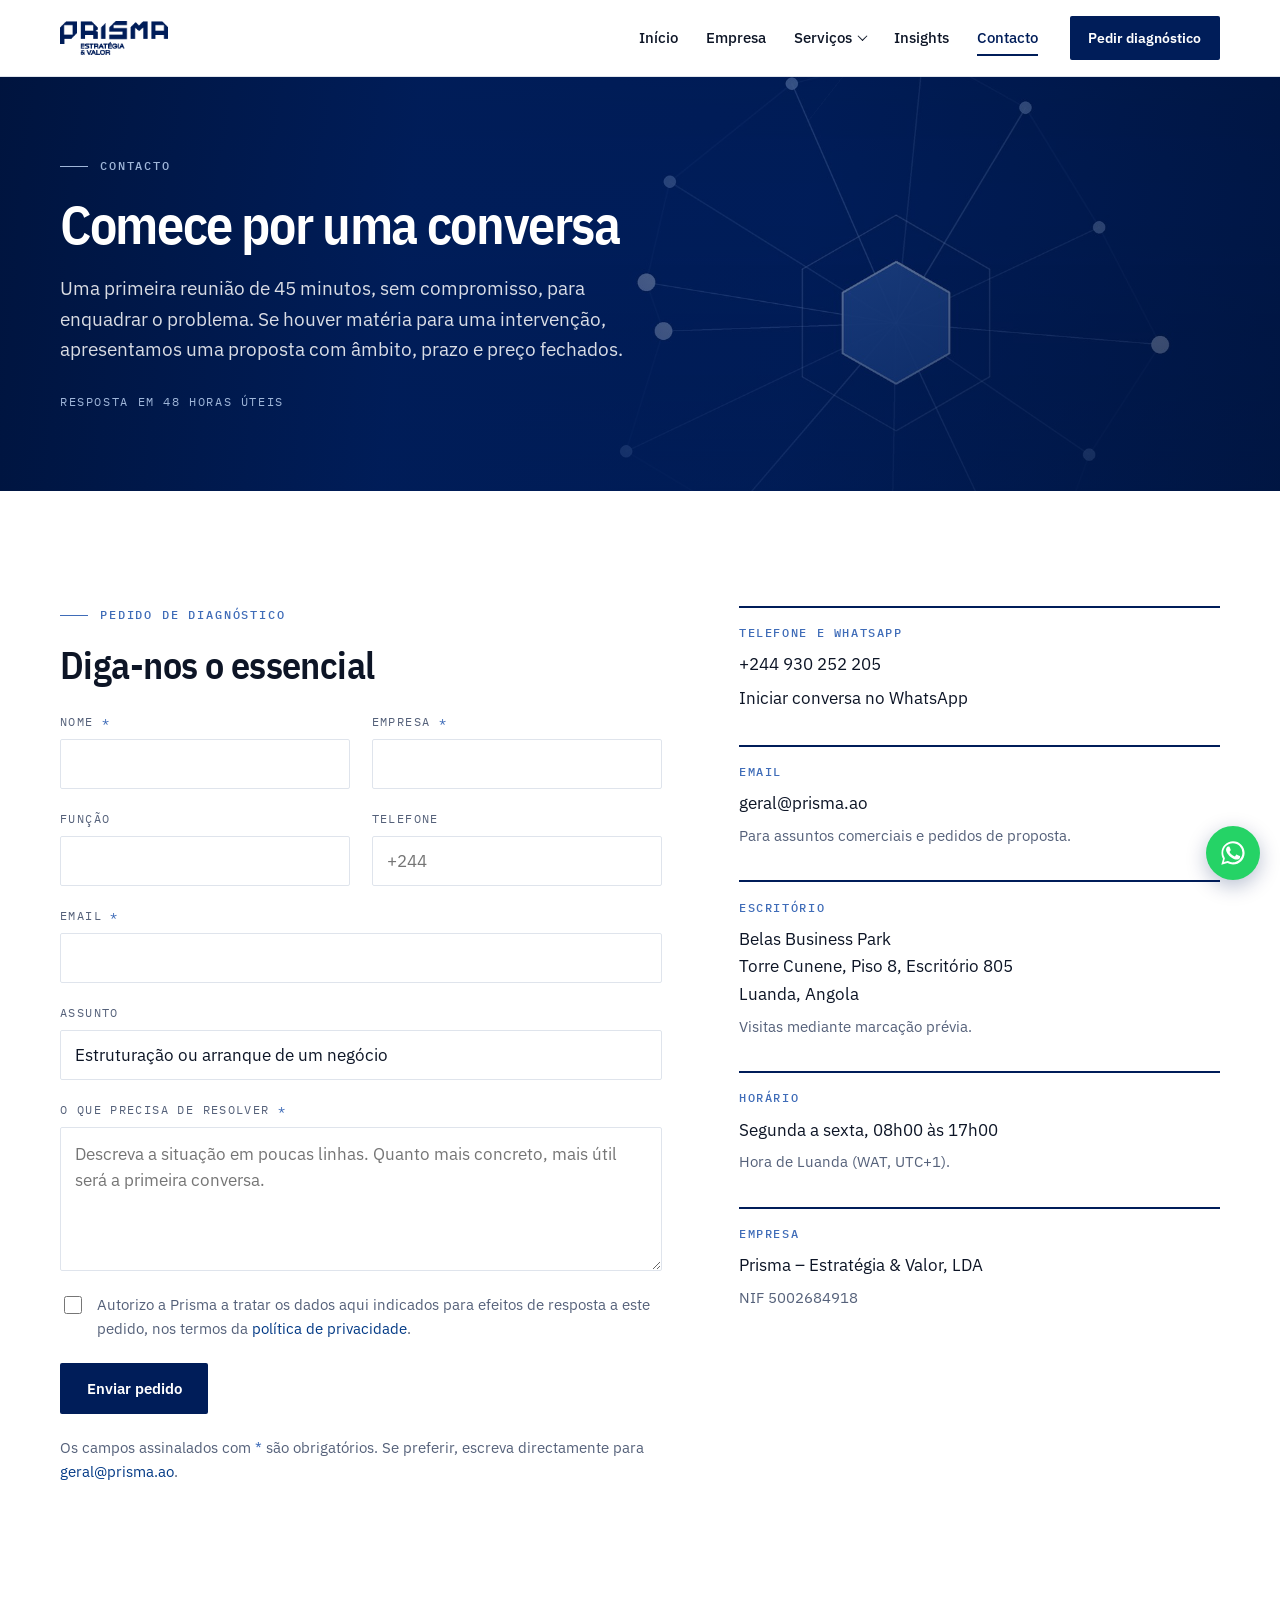
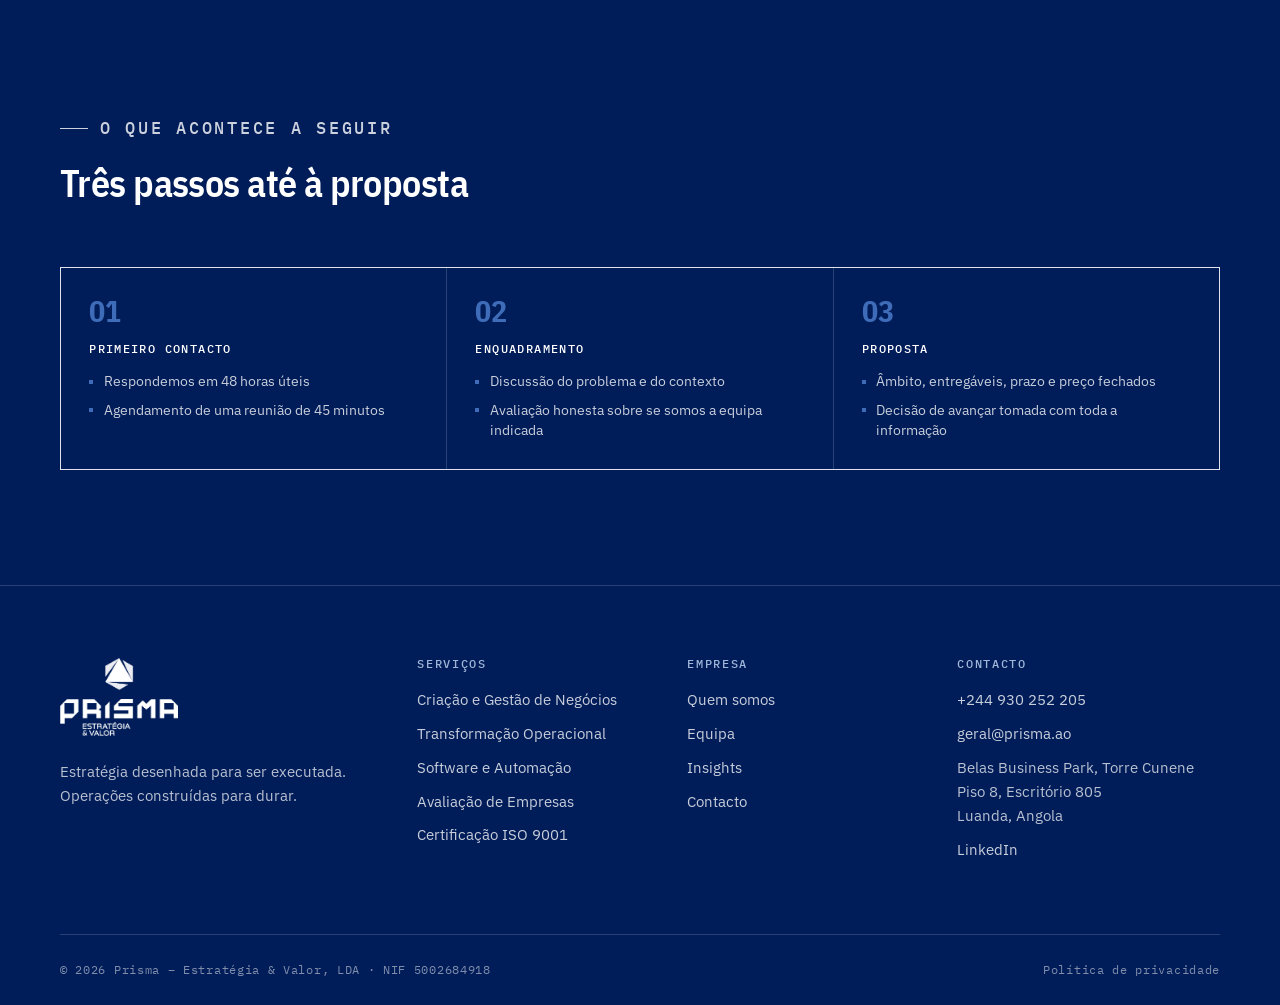
<file: contacto.html>
<!DOCTYPE html>
<html lang="pt-PT">

<head>
  <meta charset="utf-8">
  <meta name="viewport" content="width=device-width, initial-scale=1">
  <title>Contacto | Consultoria Prisma em Luanda, Angola</title>
  <meta name="description"
    content="Peça um diagnóstico à Prisma. Belas Business Park, Torre Cunene, Luanda. Telefone +244 930 252 205, email geral@prisma.ao.">
  <link rel="canonical" href="https://prisma.ao/contacto.html">
  <meta name="robots" content="index, follow, max-image-preview:large">
  <meta name="author" content="Prisma – Estratégia &amp; Valor, LDA">
  <meta name="geo.region" content="AO-LUA">
  <meta name="geo.placename" content="Luanda">
  <link rel="alternate" hreflang="pt-AO" href="https://prisma.ao/contacto.html">
  <link rel="alternate" hreflang="x-default" href="https://prisma.ao/contacto.html">
  <meta property="og:type" content="website">
  <meta property="og:site_name" content="Prisma – Estratégia &amp; Valor">
  <meta property="og:title" content="Contacto">
  <meta property="og:description"
    content="Peça um diagnóstico à Prisma. Belas Business Park, Torre Cunene, Luanda. Telefone +244 930 252 205, email geral@prisma.ao.">
  <meta property="og:url" content="https://prisma.ao/contacto.html">
  <meta property="og:locale" content="pt_PT">
  <meta property="og:image" content="https://prisma.ao/assets/img/og-prisma.jpg">
  <meta property="og:image:width" content="1200">
  <meta property="og:image:height" content="630">
  <meta property="og:image:alt" content="Prisma – Estratégia &amp; Valor. Construímos negócios. Operamos crescimento.">
  <meta name="twitter:card" content="summary_large_image">
  <meta name="twitter:title" content="Contacto">
  <meta name="twitter:description"
    content="Peça um diagnóstico à Prisma. Belas Business Park, Torre Cunene, Luanda. Telefone +244 930 252 205, email geral@prisma.ao.">
  <meta name="twitter:image" content="https://prisma.ao/assets/img/og-prisma.jpg">
  <meta name="theme-color" content="#001d59">
  <link rel="icon" type="image/png" sizes="32x32" href="assets/img/favicon-32.png">
  <link rel="apple-touch-icon" href="assets/img/favicon.png">
  <link rel="preconnect" href="https://fonts.googleapis.com">
  <link rel="preconnect" href="https://fonts.gstatic.com" crossorigin>
  <link rel="stylesheet"
    href="https://fonts.googleapis.com/css2?family=IBM+Plex+Mono:wght@400;500&family=IBM+Plex+Sans+Condensed:wght@500;600;700&family=IBM+Plex+Sans:wght@400;500;600;700&display=swap">
  <link rel="stylesheet" href="assets/css/style.css">

  <script type="text/javascript">var submitted = false;</script>


  <link rel="preconnect" href="https://challenges.cloudflare.com" />
  <script	src="https://challenges.cloudflare.com/turnstile/v0/api.js"	async	defer></script>

  <script type="application/ld+json">
{
  "@context": "https://schema.org",
  "@graph": [
    {
      "@type": ["Organization", "ProfessionalService"],
      "@id": "https://prisma.ao/#organizacao",
      "name": "Prisma – Estratégia & Valor",
      "legalName": "Prisma – Estratégia & Valor, LDA",
      "alternateName": "Prisma Consultoria",
      "url": "https://prisma.ao/",
      "logo": "https://prisma.ao/assets/img/favicon.png",
      "image": "https://prisma.ao/assets/img/og-prisma.jpg",
      "description": "Consultoria angolana de estratégia e operações: criação e gestão de negócios, transformação operacional lean, software à medida e automação de processos, e avaliação de empresas.",
      "email": "geral@prisma.ao",
      "telephone": "+244930252205",
      "taxID": "5002684918",
      "foundingDate": "2023",
      "address": {
        "@type": "PostalAddress",
        "streetAddress": "Belas Business Park, Torre Cunene, Piso 8, Escritório 805",
        "addressLocality": "Luanda",
        "addressCountry": "AO"
      },
      "areaServed": [
        { "@type": "Country", "name": "Angola" },
        { "@type": "Place", "name": "África Austral" }
      ],
      "founder": [
        { "@type": "Person", "name": "Diogo Silva", "jobTitle": "Sócio fundador e director geral" },
        { "@type": "Person", "name": "Filipe Reis", "jobTitle": "Sócio fundador e director financeiro" }
      ],
      "knowsAbout": [
        "Excelência operacional", "Lean", "Kaizen", "Melhoria contínua",
        "Produtividade industrial", "Gestão da mudança", "ISO 9001",
        "Automação de processos", "Software à medida", "Inteligência artificial aplicada",
        "Avaliação de empresas", "Estudos de viabilidade", "Due diligence"
      ],
      "hasOfferCatalog": {
        "@type": "OfferCatalog",
        "name": "Serviços Prisma",
        "itemListElement": [
          { "@type": "Offer", "itemOffered": { "@type": "Service", "name": "Criação e gestão de negócios", "url": "https://prisma.ao/criacao-e-gestao-de-negocios.html" } },
          { "@type": "Offer", "itemOffered": { "@type": "Service", "name": "Transformação operacional", "url": "https://prisma.ao/transformacao-operacional.html" } },
          { "@type": "Offer", "itemOffered": { "@type": "Service", "name": "Software à medida e automação de processos", "url": "https://prisma.ao/software-e-automacao.html" } },
          { "@type": "Offer", "itemOffered": { "@type": "Service", "name": "Avaliação de empresas", "url": "https://prisma.ao/avaliacao-de-empresas.html" } }
        ]
      }
    },
    {
      "@type": "WebSite",
      "@id": "https://prisma.ao/#site",
      "url": "https://prisma.ao/",
      "name": "Prisma – Estratégia & Valor",
      "inLanguage": "pt-PT",
      "publisher": { "@id": "https://prisma.ao/#organizacao" }
    },
    {
      "@type": "WebPage",
      "@id": "https://prisma.ao/contacto.html#pagina",
      "url": "https://prisma.ao/contacto.html",
      "name": "Contacto",
      "description": "Peça um diagnóstico à Prisma. Belas Business Park, Torre Cunene, Luanda. Telefone +244 930 252 205, email geral@prisma.ao.",
      "inLanguage": "pt-PT",
      "isPartOf": { "@id": "https://prisma.ao/#site" },
      "about": { "@id": "https://prisma.ao/#organizacao" }
    }
  ]
}
</script>
<!-- Google tag (gtag.js) -->
<script async src="https://www.googletagmanager.com/gtag/js?id=G-28K2XWMRJY"></script>
<script>
  window.dataLayer = window.dataLayer || [];
  function gtag(){dataLayer.push(arguments);}
  gtag('js', new Date());

  gtag('config', 'G-28K2XWMRJY');
</script>
</head>

<body>
  <a class="skip" href="#main">Saltar para o conteúdo</a>

  <header class="site-header">
    <div class="wrap header-inner">
      <a class="brand" href="index.html" aria-label="Prisma – Estratégia &amp; Valor, página inicial">
        <img src="assets/img/prisma-wordmark-navy.png"
          alt="Prisma – Estratégia &amp; Valor, consultoria de estratégia e operações em Luanda" width="292"
          height="92">
      </a>
      <button class="nav-toggle" aria-expanded="false" aria-controls="nav"
        aria-label="Abrir menu"><span></span></button>
      <nav class="nav" id="nav" aria-label="Navegação principal">
        <ul>
          <li><a href="index.html">Início</a></li>
          <li><a href="empresa.html">Empresa</a></li>
          <li class="has-sub">
            <button class="sub-toggle" aria-expanded="false" aria-controls="sub-servicos">Serviços<span class="chev"
                aria-hidden="true"></span></button>
            <ul class="sub" id="sub-servicos">
              <li><a href="criacao-e-gestao-de-negocios.html"><span class="t">Criação e Gestão de Negócios</span><span
                    class="d">Da oportunidade ao negócio a funcionar</span></a></li>
              <li><a href="transformacao-operacional.html"><span class="t">Transformação Operacional</span><span
                    class="d">Produtividade, qualidade, custo e prazo</span></a></li>
              <li><a href="software-e-automacao.html"><span class="t">Software e Automação</span><span
                    class="d">Processos desenhados antes de digitalizados</span></a></li>
              <li><a href="avaliacao-de-empresas.html"><span class="t">Avaliação de Empresas</span><span
                    class="d">Quanto vale, quanto pode valer</span></a></li>
            </ul>
          </li>
          <li><a href="insights.html">Insights</a></li>
          <li><a href="contacto.html" aria-current="page">Contacto</a></li>
        </ul>
      </nav>
      <!-- Selector de idioma: reactivar quando a versao /en/ estiver publicada.
    <div class="lang" aria-label="Idioma">
      <a href="#" aria-current="true">PT</a><span aria-hidden="true">/</span><a href="en/contacto.html">EN</a>
    </div>
    -->
      <a class="btn btn-primary btn-sm header-cta" href="contacto.html">Pedir diagnóstico</a>
    </div>
  </header>

  <main id="main">

    <section class="page-hero has-photo" style="background-image:url('assets/img/hero-contacto.jpg')">
      <div class="wrap">
        <div class="page-hero-inner">
          <p class="eyebrow" style="color:var(--brand-300)">Contacto</p>
          <h1>Comece por uma conversa</h1>
          <p class="lead">Uma primeira reunião de 45 minutos, sem compromisso, para enquadrar o problema. Se houver
            matéria para uma intervenção, apresentamos uma proposta com âmbito, prazo e preço fechados.</p>
          <span class="sub">Resposta em 48 horas úteis</span>
        </div>
      </div>
    </section>

    <section class="section">
      <div class="wrap contact-grid">

        <div class="reveal">
          <p class="eyebrow">Pedido de diagnóstico</p>
          <h2 style="font-size:var(--fs-h2);margin-bottom:1.75rem">Diga-nos o essencial</h2>

          <!-- =====================================================================
             Netlify Forms. As submissões ficam no painel da Netlify e são
             enviadas por email para geral@prisma.ao, depois de configurada a
             notificação em Forms > Form notifications (ver guia de publicação).
             ===================================================================== -->


          <iframe name="hidden_iframe" id="hidden_iframe" style="display:none;" onload="if(submitted) {}"></iframe>

          <form class="form" name="gform" id="gform" enctype="text/plain"
            action="https://docs.google.com/forms/d/e/1FAIpQLScGpFCe7wkoiF7v147iop1Wpcoa13_LyLEtp5hMqq7_O_YIOw/formResponse?"
            target="hidden_iframe" onsubmit="submitted=true;">

            <input type="hidden" name="form-name" value="gform">
            <div class="hp" aria-hidden="true">
              <label for="empresa-alt">Não preencher</label>
              <input type="text" id="empresa-alt" name="empresa-alt" tabindex="-1" autocomplete="off">
            </div>

            <div class="form-row">
              <div class="field">
                <label for="nome">Nome <span class="req">*</span></label>
                <input type="text" id="entry.1162132498" name="entry.1162132498" required autocomplete="name">
              </div>
              <div class="field">
                <label for="empresa">Empresa <span class="req">*</span></label>
                <input type="text" id="entry.1847532147" name="entry.1847532147" required autocomplete="organization">
              </div>
            </div>

            <div class="form-row">
              <div class="field">
                <label for="funcao">Função</label>
                <input type="text" id="entry.779121392" name="entry.779121392" autocomplete="organization-title">
              </div>
              <div class="field">
                <label for="telefone">Telefone</label>
                <input type="tel" id="entry.1090692820" name="entry.1090692820" autocomplete="tel" placeholder="+244">
              </div>
            </div>

            <div class="field">
              <label for="email">Email <span class="req">*</span></label>
              <input type="email" id="entry.843845432" name="entry.843845432" required autocomplete="email">
            </div>

            <div class="field">
              <label for="entry.587597933">Assunto</label>
              <select id="entry.587597933" name="entry.587597933">
                <option>Estruturação ou arranque de um negócio</option>
                <option>Transformação operacional e melhoria contínua</option>
                <option>Estudo de viabilidade ou avaliação de empresa</option>
                <option>Software à medida e automação</option>
                <option>Certificação ISO 9001</option>
                <option>Outro assunto</option>
              </select>
            </div>

            <div class="field">
              <label for="entry.693548451">O que precisa de resolver <span class="req">*</span></label>
              <textarea id="entry.693548451" name="entry.693548451" required
                placeholder="Descreva a situação em poucas linhas. Quanto mais concreto, mais útil será a primeira conversa."></textarea>
            </div>

            <label class="consent">
              <input type="checkbox" name="consentimento" required>
              <span>Autorizo a Prisma a tratar os dados aqui indicados para efeitos de resposta a este pedido, nos
                termos
                da <a href="politica-privacidade.html">política de privacidade</a>.</span>
            </label>

            <div>
              <button class="btn btn-primary" type="submit">Enviar pedido</button>
            </div>
            <p class="form-note">Os campos assinalados com <span style="color:var(--brand-500)">*</span> são
              obrigatórios.
              Se preferir, escreva directamente para <a href="mailto:geral@prisma.ao">geral@prisma.ao</a>.</p>
          </form>


          <div
	          class="cf-turnstile" data-sitekey="0x4AAAAAAFdx_fdSMLJSAzYp" data-theme="light"	data-size="normal" data-callback="onSuccess"></div>
          </div>

        <div class="reveal">
          <div class="info-block">
            <h3>Telefone e WhatsApp</h3>
            <p><a href="tel:+244930252205">+244 930 252 205</a></p>
            <p class="small"><a href="https://wa.me/244930252205" target="_blank" rel="noopener">Iniciar conversa no
                WhatsApp</a></p>
          </div>

          <div class="info-block">
            <h3>Email</h3>
            <p><a href="mailto:geral@prisma.ao">geral@prisma.ao</a></p>
            <p class="small">Para assuntos comerciais e pedidos de proposta.</p>
          </div>

          <div class="info-block">
            <h3>Escritório</h3>
            <p>Belas Business Park<br>Torre Cunene, Piso 8, Escritório 805<br>Luanda, Angola</p>
            <p class="small">Visitas mediante marcação prévia.</p>
          </div>

          <div class="info-block">
            <h3>Horário</h3>
            <p>Segunda a sexta, 08h00 às 17h00</p>
            <p class="small">Hora de Luanda (WAT, UTC+1).</p>
          </div>

          <div class="info-block">
            <h3>Empresa</h3>
            <p>Prisma – Estratégia &amp; Valor, LDA</p>
            <p class="small">NIF 5002684918</p>
          </div>
        </div>

      </div>
    </section>

    <!-- =========================================================== O QUE ESPERAR -->
    <section class="section section-dark on-dark">
      <div class="wrap">
        <div class="section-head reveal">
          <p class="eyebrow">O que acontece a seguir</p>
          <h2 style="color:#fff">Três passos até à proposta</h2>
        </div>
        <div class="method reveal">
          <div class="method-step">
            <span class="n">01</span>
            <h3>Primeiro contacto</h3>
            <ul>
              <li>Respondemos em 48 horas úteis</li>
              <li>Agendamento de uma reunião de 45 minutos</li>
            </ul>
          </div>
          <div class="method-step">
            <span class="n">02</span>
            <h3>Enquadramento</h3>
            <ul>
              <li>Discussão do problema e do contexto</li>
              <li>Avaliação honesta sobre se somos a equipa indicada</li>
            </ul>
          </div>
          <div class="method-step">
            <span class="n">03</span>
            <h3>Proposta</h3>
            <ul>
              <li>Âmbito, entregáveis, prazo e preço fechados</li>
              <li>Decisão de avançar tomada com toda a informação</li>
            </ul>
          </div>
        </div>
      </div>
    </section>

  </main>

  <footer class="site-footer">
    <div class="wrap">
      <div class="footer-grid">
        <div>
          <img src="assets/img/prisma-logo-white.png" alt="Prisma – Estratégia &amp; Valor" width="292" height="193">
          <p>Estratégia desenhada para ser executada. Operações construídas para durar.</p>
        </div>
        <div>
          <h4>Serviços</h4>
          <ul>
            <li><a href="criacao-e-gestao-de-negocios.html">Criação e Gestão de Negócios</a></li>
            <li><a href="transformacao-operacional.html">Transformação Operacional</a></li>
            <li><a href="software-e-automacao.html">Software e Automação</a></li>
            <li><a href="avaliacao-de-empresas.html">Avaliação de Empresas</a></li>
            <li><a href="transformacao-operacional.html#iso">Certificação ISO 9001</a></li>
          </ul>
        </div>
        <div>
          <h4>Empresa</h4>
          <ul>
            <li><a href="empresa.html">Quem somos</a></li>
            <li><a href="empresa.html#equipa">Equipa</a></li>
            <li><a href="insights.html">Insights</a></li>
            <li><a href="contacto.html">Contacto</a></li>
          </ul>
        </div>
        <div>
          <h4>Contacto</h4>
          <ul>
            <li><a href="tel:+244930252205">+244 930 252 205</a></li>
            <li><a href="mailto:geral@prisma.ao">geral@prisma.ao</a></li>
            <li>Belas Business Park, Torre Cunene<br>Piso 8, Escritório 805<br>Luanda, Angola</li>
            <li><a href="https://www.linkedin.com/company/prisma-estrategia-valor" target="_blank"
                rel="noopener">LinkedIn</a></li>
          </ul>
        </div>
      </div>
      <div class="footer-bottom">
        <span>© 2026 Prisma – Estratégia &amp; Valor, LDA · NIF 5002684918</span>
        <span><a href="politica-privacidade.html">Política de privacidade</a></span>
      </div>
    </div>
  </footer>

  <a class="wa" href="https://wa.me/244930252205" target="_blank" rel="noopener"
    aria-label="Falar connosco por WhatsApp">
    <svg viewBox="0 0 24 24" aria-hidden="true">
      <path
        d="M17.47 14.38c-.3-.15-1.75-.86-2.02-.96-.27-.1-.47-.15-.67.15-.2.3-.77.96-.94 1.16-.17.2-.35.22-.65.07-.3-.15-1.25-.46-2.38-1.47-.88-.78-1.47-1.75-1.64-2.05-.17-.3-.02-.46.13-.6.13-.13.3-.35.45-.52.15-.17.2-.3.3-.5.1-.2.05-.37-.02-.52-.08-.15-.67-1.6-.92-2.2-.24-.58-.49-.5-.67-.51h-.57c-.2 0-.52.07-.8.37-.27.3-1.04 1.02-1.04 2.48 0 1.46 1.07 2.88 1.22 3.08.15.2 2.1 3.2 5.08 4.49.71.3 1.26.49 1.69.63.71.22 1.36.19 1.87.12.57-.09 1.75-.72 2-1.41.25-.7.25-1.29.17-1.41-.07-.13-.27-.2-.57-.35zM12.04 2C6.58 2 2.13 6.45 2.13 11.91c0 1.75.46 3.45 1.32 4.95L2 22l5.25-1.38c1.45.79 3.08 1.21 4.79 1.21h.01c5.46 0 9.91-4.45 9.91-9.91 0-2.65-1.03-5.14-2.9-7.01A9.82 9.82 0 0 0 12.04 2zm0 18.13h-.01c-1.52 0-3.02-.41-4.32-1.18l-.31-.18-3.21.84.86-3.13-.2-.32a8.18 8.18 0 0 1-1.26-4.38c0-4.54 3.7-8.24 8.25-8.24 2.2 0 4.27.86 5.83 2.42a8.2 8.2 0 0 1 2.41 5.83c0 4.54-3.7 8.24-8.24 8.24z" />
    </svg>
  </a>


<script src="assets/js/jquery-3.7.1.min.js"></script>
  <script type="text/javascript">
    $('#gform').on('submit', function (e) {
      $('#gform *').fadeOut(2000);
      $('#gform').prepend('<h1>A processar....</h1>');
      setTimeout(function () {
        window.location.replace("obrigado.html");
      }, 2000);
      
    });
    
  </script>

  <script src="assets/js/main.js"></script>
</body>

</html>
</file>
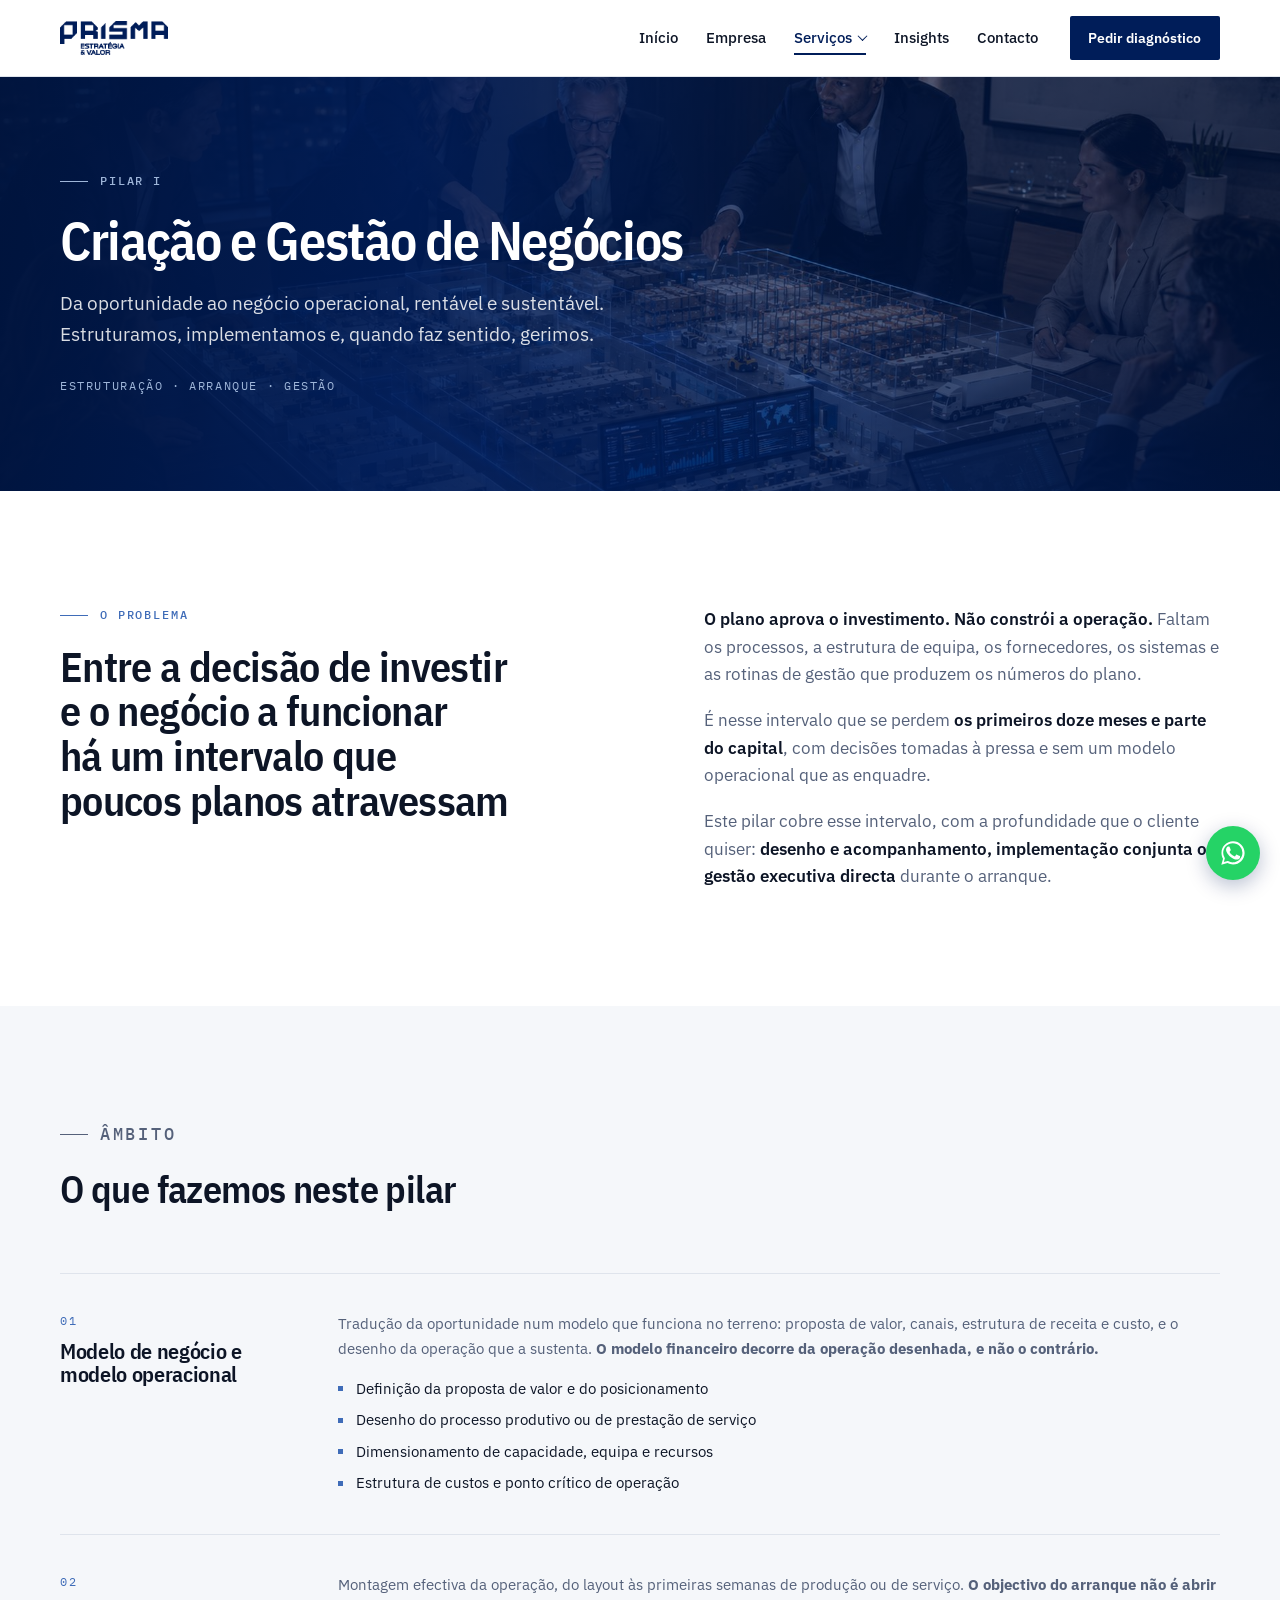
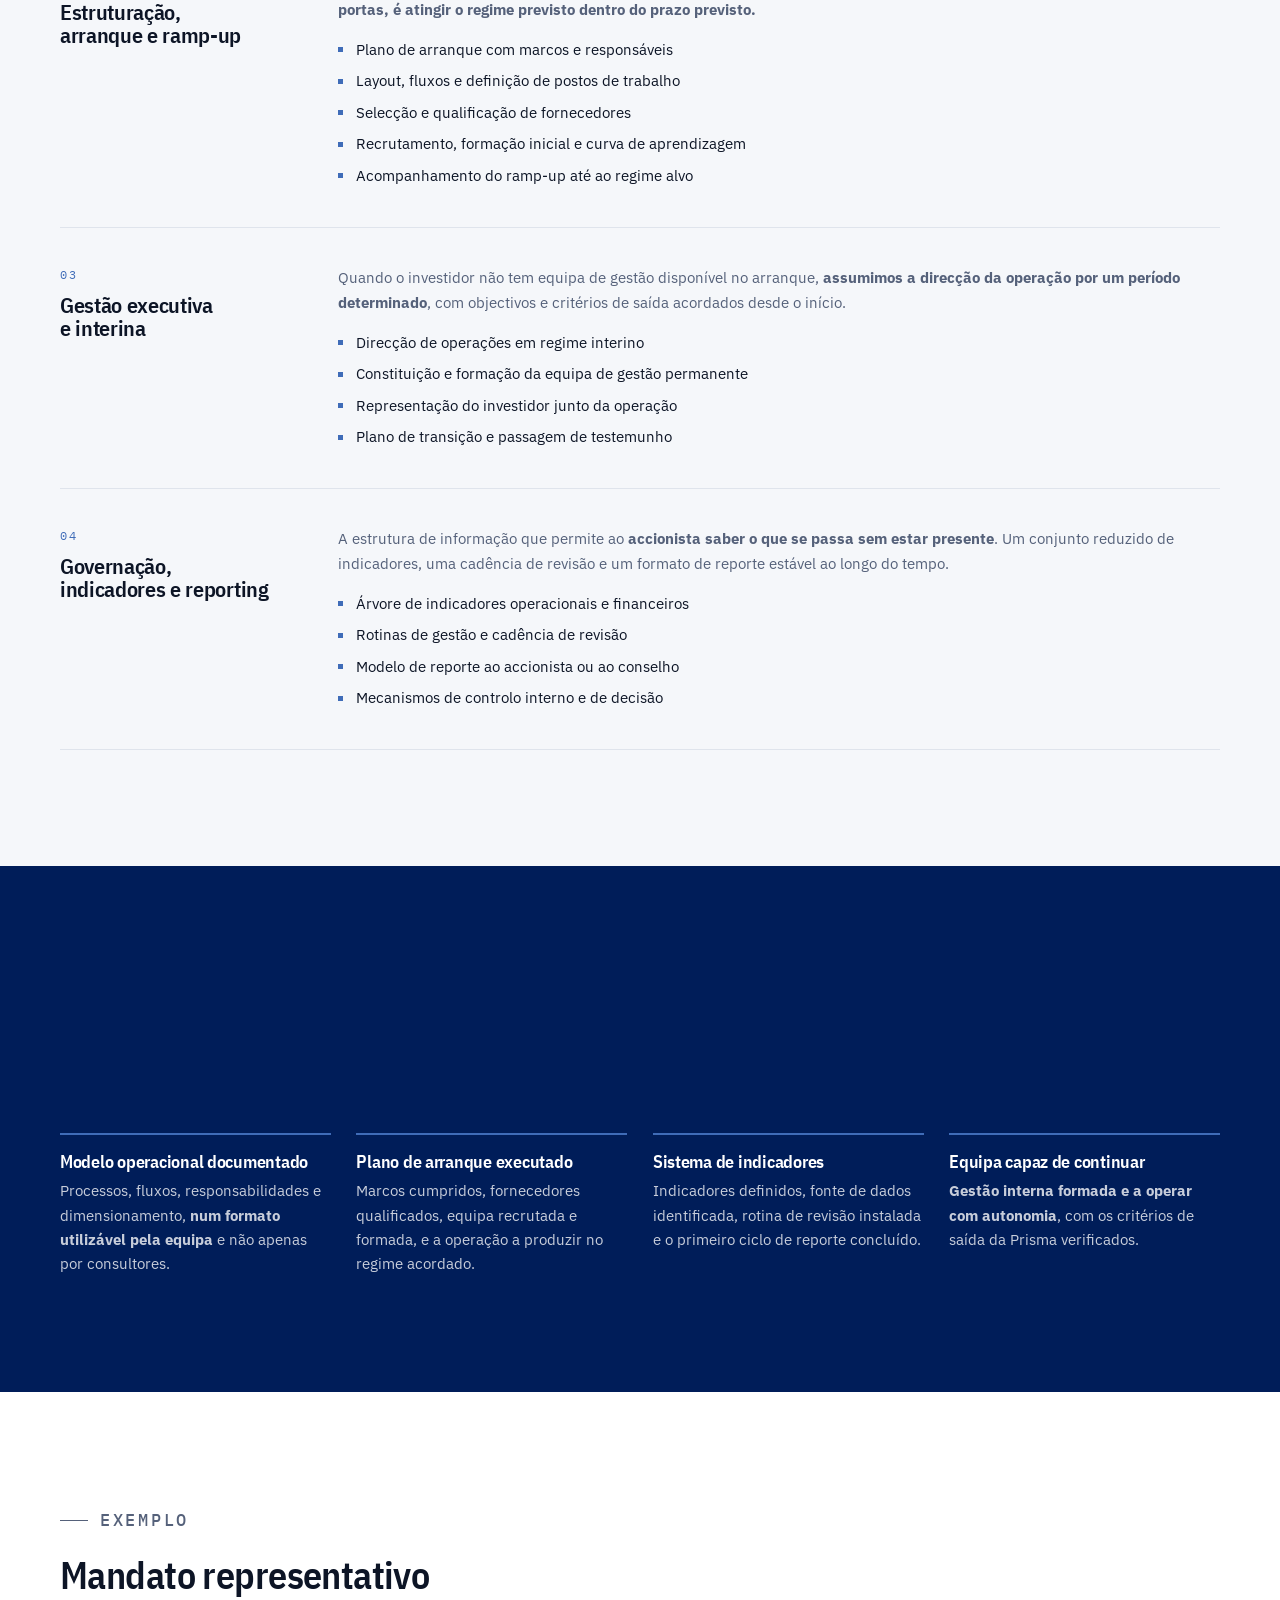
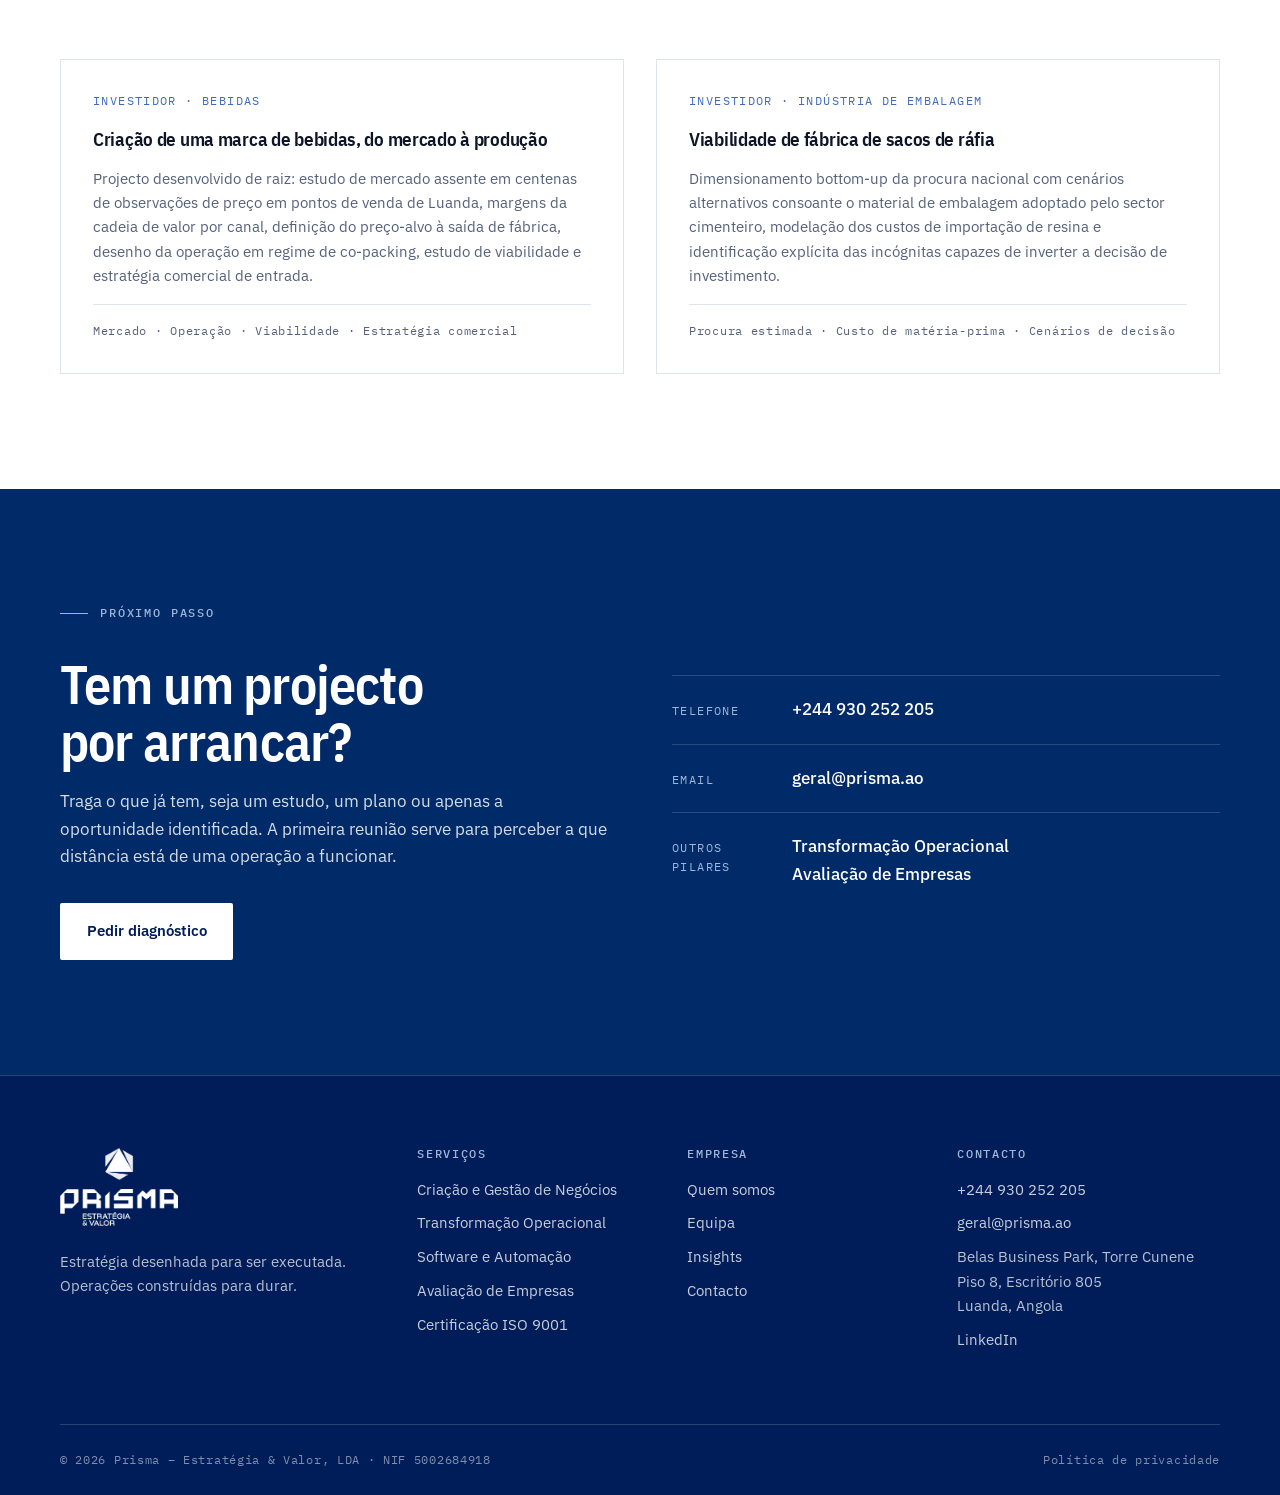
<file: criacao-e-gestao-de-negocios.html>
<!DOCTYPE html>
<html lang="pt-PT">
<head>
<meta charset="utf-8">
<meta name="viewport" content="width=device-width, initial-scale=1">
<title>Criação e Gestão de Negócios em Angola | Prisma</title>
<meta name="description" content="Estruturação, arranque e gestão de negócios em Angola. Modelo operacional, plano de arranque, gestão executiva interina e governação para investidores.">
<link rel="canonical" href="https://prisma.ao/criacao-e-gestao-de-negocios.html">
<meta name="robots" content="index, follow, max-image-preview:large">
<meta name="author" content="Prisma – Estratégia &amp; Valor, LDA">
<meta name="geo.region" content="AO-LUA">
<meta name="geo.placename" content="Luanda">
<link rel="alternate" hreflang="pt-AO" href="https://prisma.ao/criacao-e-gestao-de-negocios.html">
<link rel="alternate" hreflang="x-default" href="https://prisma.ao/criacao-e-gestao-de-negocios.html">
<meta property="og:type" content="website">
<meta property="og:site_name" content="Prisma – Estratégia &amp; Valor">
<meta property="og:title" content="Criação e Gestão de Negócios">
<meta property="og:description" content="Estruturação, arranque e gestão de negócios em Angola. Modelo operacional, plano de arranque, gestão executiva interina e governação para investidores.">
<meta property="og:url" content="https://prisma.ao/criacao-e-gestao-de-negocios.html">
<meta property="og:locale" content="pt_PT">
<meta property="og:image" content="https://prisma.ao/assets/img/og-prisma.jpg">
<meta property="og:image:width" content="1200">
<meta property="og:image:height" content="630">
<meta property="og:image:alt" content="Prisma – Estratégia &amp; Valor. Construímos negócios. Operamos crescimento.">
<meta name="twitter:card" content="summary_large_image">
<meta name="twitter:title" content="Criação e Gestão de Negócios">
<meta name="twitter:description" content="Estruturação, arranque e gestão de negócios em Angola. Modelo operacional, plano de arranque, gestão executiva interina e governação para investidores.">
<meta name="twitter:image" content="https://prisma.ao/assets/img/og-prisma.jpg">
<meta name="theme-color" content="#001d59">
<link rel="icon" type="image/png" sizes="32x32" href="assets/img/favicon-32.png">
<link rel="apple-touch-icon" href="assets/img/favicon.png">
<link rel="preconnect" href="https://fonts.googleapis.com">
<link rel="preconnect" href="https://fonts.gstatic.com" crossorigin>
<link rel="stylesheet" href="https://fonts.googleapis.com/css2?family=IBM+Plex+Mono:wght@400;500&family=IBM+Plex+Sans+Condensed:wght@500;600;700&family=IBM+Plex+Sans:wght@400;500;600;700&display=swap">
<link rel="stylesheet" href="assets/css/style.css">
<script type="application/ld+json">
{
  "@context": "https://schema.org",
  "@graph": [
    {
      "@type": ["Organization", "ProfessionalService"],
      "@id": "https://prisma.ao/#organizacao",
      "name": "Prisma – Estratégia & Valor",
      "legalName": "Prisma – Estratégia & Valor, LDA",
      "alternateName": "Prisma Consultoria",
      "url": "https://prisma.ao/",
      "logo": "https://prisma.ao/assets/img/favicon.png",
      "image": "https://prisma.ao/assets/img/og-prisma.jpg",
      "description": "Consultoria angolana de estratégia e operações: criação e gestão de negócios, transformação operacional lean, software à medida e automação de processos, e avaliação de empresas.",
      "email": "geral@prisma.ao",
      "telephone": "+244930252205",
      "taxID": "5002684918",
      "foundingDate": "2023",
      "address": {
        "@type": "PostalAddress",
        "streetAddress": "Belas Business Park, Torre Cunene, Piso 8, Escritório 805",
        "addressLocality": "Luanda",
        "addressCountry": "AO"
      },
      "areaServed": [
        { "@type": "Country", "name": "Angola" },
        { "@type": "Place", "name": "África Austral" }
      ],
      "founder": [
        { "@type": "Person", "name": "Diogo Silva", "jobTitle": "Sócio fundador e director geral" },
        { "@type": "Person", "name": "Filipe Reis", "jobTitle": "Sócio fundador e director financeiro" }
      ],
      "knowsAbout": [
        "Excelência operacional", "Lean", "Kaizen", "Melhoria contínua",
        "Produtividade industrial", "Gestão da mudança", "ISO 9001",
        "Automação de processos", "Software à medida", "Inteligência artificial aplicada",
        "Avaliação de empresas", "Estudos de viabilidade", "Due diligence"
      ],
      "hasOfferCatalog": {
        "@type": "OfferCatalog",
        "name": "Serviços Prisma",
        "itemListElement": [
          { "@type": "Offer", "itemOffered": { "@type": "Service", "name": "Criação e gestão de negócios", "url": "https://prisma.ao/criacao-e-gestao-de-negocios.html" } },
          { "@type": "Offer", "itemOffered": { "@type": "Service", "name": "Transformação operacional", "url": "https://prisma.ao/transformacao-operacional.html" } },
          { "@type": "Offer", "itemOffered": { "@type": "Service", "name": "Software à medida e automação de processos", "url": "https://prisma.ao/software-e-automacao.html" } },
          { "@type": "Offer", "itemOffered": { "@type": "Service", "name": "Avaliação de empresas", "url": "https://prisma.ao/avaliacao-de-empresas.html" } }
        ]
      }
    },
    {
      "@type": "WebSite",
      "@id": "https://prisma.ao/#site",
      "url": "https://prisma.ao/",
      "name": "Prisma – Estratégia & Valor",
      "inLanguage": "pt-PT",
      "publisher": { "@id": "https://prisma.ao/#organizacao" }
    },
    {
      "@type": "WebPage",
      "@id": "https://prisma.ao/criacao-e-gestao-de-negocios.html#pagina",
      "url": "https://prisma.ao/criacao-e-gestao-de-negocios.html",
      "name": "Criação e Gestão de Negócios",
      "description": "Estruturação, arranque e gestão de negócios em Angola. Modelo operacional, plano de arranque, gestão executiva interina e governação para investidores.",
      "inLanguage": "pt-PT",
      "isPartOf": { "@id": "https://prisma.ao/#site" },
      "about": { "@id": "https://prisma.ao/#organizacao" }
    }
  ]
}
</script>
<!-- Google tag (gtag.js) -->
<script async src="https://www.googletagmanager.com/gtag/js?id=G-28K2XWMRJY"></script>
<script>
  window.dataLayer = window.dataLayer || [];
  function gtag(){dataLayer.push(arguments);}
  gtag('js', new Date());

  gtag('config', 'G-28K2XWMRJY');
</script>
</head>
<body>
<a class="skip" href="#main">Saltar para o conteúdo</a>

<header class="site-header">
  <div class="wrap header-inner">
    <a class="brand" href="index.html" aria-label="Prisma – Estratégia &amp; Valor, página inicial">
      <img src="assets/img/prisma-wordmark-navy.png" alt="Prisma – Estratégia &amp; Valor, consultoria de estratégia e operações em Luanda" width="292" height="92">
    </a>
    <button class="nav-toggle" aria-expanded="false" aria-controls="nav" aria-label="Abrir menu"><span></span></button>
    <nav class="nav" id="nav" aria-label="Navegação principal">
      <ul>
        <li><a href="index.html">Início</a></li>
        <li><a href="empresa.html">Empresa</a></li>
        <li class="has-sub open-parent">
          <button class="sub-toggle" aria-expanded="false" aria-controls="sub-servicos">Serviços<span class="chev" aria-hidden="true"></span></button>
          <ul class="sub" id="sub-servicos">
            <li><a href="criacao-e-gestao-de-negocios.html" aria-current="page"><span class="t">Criação e Gestão de Negócios</span><span class="d">Da oportunidade ao negócio a funcionar</span></a></li>
            <li><a href="transformacao-operacional.html"><span class="t">Transformação Operacional</span><span class="d">Produtividade, qualidade, custo e prazo</span></a></li>
            <li><a href="software-e-automacao.html"><span class="t">Software e Automação</span><span class="d">Processos desenhados antes de digitalizados</span></a></li>
            <li><a href="avaliacao-de-empresas.html"><span class="t">Avaliação de Empresas</span><span class="d">Quanto vale, quanto pode valer</span></a></li>
          </ul>
        </li>
        <li><a href="insights.html">Insights</a></li>
        <li><a href="contacto.html">Contacto</a></li>
      </ul>
    </nav>
    <!-- Selector de idioma: reactivar quando a versao /en/ estiver publicada.
    <div class="lang" aria-label="Idioma">
      <a href="#" aria-current="true">PT</a><span aria-hidden="true">/</span><a href="en/criacao-e-gestao-de-negocios.html">EN</a>
    </div>
    -->
    <a class="btn btn-primary btn-sm header-cta" href="contacto.html">Pedir diagnóstico</a>
  </div>
</header>

<main id="main">

  <section class="page-hero has-photo" style="background-image:url('assets/img/hero-negocios.jpg')">
    <div class="wrap">
      <div class="page-hero-inner">
        <p class="eyebrow" style="color:var(--brand-300)">Pilar I</p>
        <h1>Criação e Gestão de Negócios</h1>
        <p class="lead">Da oportunidade ao negócio operacional, rentável e sustentável. Estruturamos, implementamos e, quando faz sentido, gerimos.</p>
        <span class="sub">Estruturação · Arranque · Gestão</span>
      </div>
    </div>
  </section>

  <!-- ========================================================= ENQUADRAMENTO -->
  <section class="section">
    <div class="wrap statement reveal">
      <div>
        <p class="eyebrow">O problema</p>
        <h2>Entre a decisão de investir e o negócio a funcionar há um intervalo que poucos planos atravessam</h2>
      </div>
      <div class="body">
        <p><strong>O plano aprova o investimento. Não constrói a operação.</strong> Faltam os processos, a estrutura de equipa, os fornecedores, os sistemas e as rotinas de gestão que produzem os números do plano.</p>
        <p>É nesse intervalo que se perdem <strong>os primeiros doze meses e parte do capital</strong>, com decisões tomadas à pressa e sem um modelo operacional que as enquadre.</p>
        <p>Este pilar cobre esse intervalo, com a profundidade que o cliente quiser: <strong>desenho e acompanhamento, implementação conjunta ou gestão executiva directa</strong> durante o arranque.</p>
      </div>
    </div>
  </section>

  <!-- ============================================================ SERVIÇOS -->
  <section class="section section-alt">
    <div class="wrap">
      <div class="section-head reveal">
        <p class="eyebrow">Âmbito</p>
        <h2>O que fazemos neste pilar</h2>
      </div>

      <article class="svc reveal">
        <div>
          <span class="n">01</span>
          <h3>Modelo de negócio e modelo operacional</h3>
        </div>
        <div>
          <p>Tradução da oportunidade num modelo que funciona no terreno: proposta de valor, canais, estrutura de receita e custo, e o desenho da operação que a sustenta. <strong>O modelo financeiro decorre da operação desenhada, e não o contrário.</strong></p>
          <ul>
            <li>Definição da proposta de valor e do posicionamento</li>
            <li>Desenho do processo produtivo ou de prestação de serviço</li>
            <li>Dimensionamento de capacidade, equipa e recursos</li>
            <li>Estrutura de custos e ponto crítico de operação</li>
          </ul>
        </div>
      </article>

      <article class="svc reveal">
        <div>
          <span class="n">02</span>
          <h3>Estruturação, arranque e ramp-up</h3>
        </div>
        <div>
          <p>Montagem efectiva da operação, do layout às primeiras semanas de produção ou de serviço. <strong>O objectivo do arranque não é abrir portas, é atingir o regime previsto dentro do prazo previsto.</strong></p>
          <ul>
            <li>Plano de arranque com marcos e responsáveis</li>
            <li>Layout, fluxos e definição de postos de trabalho</li>
            <li>Selecção e qualificação de fornecedores</li>
            <li>Recrutamento, formação inicial e curva de aprendizagem</li>
            <li>Acompanhamento do ramp-up até ao regime alvo</li>
          </ul>
        </div>
      </article>

      <article class="svc reveal">
        <div>
          <span class="n">03</span>
          <h3>Gestão executiva e interina</h3>
        </div>
        <div>
          <p>Quando o investidor não tem equipa de gestão disponível no arranque, <strong>assumimos a direcção da operação por um período determinado</strong>, com objectivos e critérios de saída acordados desde o início.</p>
          <ul>
            <li>Direcção de operações em regime interino</li>
            <li>Constituição e formação da equipa de gestão permanente</li>
            <li>Representação do investidor junto da operação</li>
            <li>Plano de transição e passagem de testemunho</li>
          </ul>
        </div>
      </article>

      <article class="svc reveal">
        <div>
          <span class="n">04</span>
          <h3>Governação, indicadores e reporting</h3>
        </div>
        <div>
          <p>A estrutura de informação que permite ao <strong>accionista saber o que se passa sem estar presente</strong>. Um conjunto reduzido de indicadores, uma cadência de revisão e um formato de reporte estável ao longo do tempo.</p>
          <ul>
            <li>Árvore de indicadores operacionais e financeiros</li>
            <li>Rotinas de gestão e cadência de revisão</li>
            <li>Modelo de reporte ao accionista ou ao conselho</li>
            <li>Mecanismos de controlo interno e de decisão</li>
          </ul>
        </div>
      </article>
    </div>
  </section>

  <!-- ========================================================= ENTREGÁVEIS -->
  <section class="section section-dark on-dark">
    <div class="wrap">
      <div class="section-head reveal">
        <p class="eyebrow">Entregáveis</p>
        <h2 style="color:#fff">O que fica na empresa no final</h2>
      </div>
      <div class="deliver reveal">
        <div>
          <h3>Modelo operacional documentado</h3>
          <p>Processos, fluxos, responsabilidades e dimensionamento, <strong>num formato utilizável pela equipa</strong> e não apenas por consultores.</p>
        </div>
        <div>
          <h3>Plano de arranque executado</h3>
          <p>Marcos cumpridos, fornecedores qualificados, equipa recrutada e formada, e a operação a produzir no regime acordado.</p>
        </div>
        <div>
          <h3>Sistema de indicadores</h3>
          <p>Indicadores definidos, fonte de dados identificada, rotina de revisão instalada e o primeiro ciclo de reporte concluído.</p>
        </div>
        <div>
          <h3>Equipa capaz de continuar</h3>
          <p><strong>Gestão interna formada e a operar com autonomia</strong>, com os critérios de saída da Prisma verificados.</p>
        </div>
      </div>
    </div>
  </section>

  <!-- ================================================================ CASO -->
  <section class="section">
    <div class="wrap">
      <div class="section-head reveal">
        <p class="eyebrow">Exemplo</p>
        <h2>Mandato representativo</h2>
      </div>
      <div class="cases">
        <article class="case reveal">
          <span class="tag">Investidor · Bebidas</span>
          <h3>Criação de uma marca de bebidas, do mercado à produção</h3>
          <p>Projecto desenvolvido de raiz: estudo de mercado assente em centenas de observações de preço em pontos de venda de Luanda, margens da cadeia de valor por canal, definição do preço-alvo à saída de fábrica, desenho da operação em regime de co-packing, estudo de viabilidade e estratégia comercial de entrada.</p>
          <div class="meta">Mercado · Operação · Viabilidade · Estratégia comercial</div>
        </article>
        <article class="case reveal">
          <span class="tag">Investidor · Indústria de embalagem</span>
          <h3>Viabilidade de fábrica de sacos de ráfia</h3>
          <p>Dimensionamento bottom-up da procura nacional com cenários alternativos consoante o material de embalagem adoptado pelo sector cimenteiro, modelação dos custos de importação de resina e identificação explícita das incógnitas capazes de inverter a decisão de investimento.</p>
          <div class="meta">Procura estimada · Custo de matéria-prima · Cenários de decisão</div>
        </article>
      </div>
    </div>
  </section>

  <!-- ================================================================ CTA -->
  <section class="cta">
    <div class="wrap cta-inner">
      <div class="reveal">
        <p class="eyebrow" style="color:var(--brand-300)">Próximo passo</p>
        <h2>Tem um projecto por arrancar?</h2>
        <p>Traga o que já tem, seja um estudo, um plano ou apenas a oportunidade identificada. A primeira reunião serve para perceber a que distância está de uma operação a funcionar.</p>
        <a class="btn btn-primary" style="background:#fff;color:var(--brand-900)" href="contacto.html">Pedir diagnóstico</a>
      </div>
      <div class="contact-lines reveal">
        <div class="contact-line"><span class="k">Telefone</span><a class="v" href="tel:+244930252205">+244 930 252 205</a></div>
        <div class="contact-line"><span class="k">Email</span><a class="v" href="mailto:geral@prisma.ao">geral@prisma.ao</a></div>
        <div class="contact-line"><span class="k">Outros pilares</span><span class="v"><a class="v" href="transformacao-operacional.html">Transformação Operacional</a><br><a class="v" href="avaliacao-de-empresas.html">Avaliação de Empresas</a></span></div>
      </div>
    </div>
  </section>

</main>

<footer class="site-footer">
  <div class="wrap">
    <div class="footer-grid">
      <div>
        <img src="assets/img/prisma-logo-white.png" alt="Prisma – Estratégia &amp; Valor" width="292" height="193">
        <p>Estratégia desenhada para ser executada. Operações construídas para durar.</p>
      </div>
      <div>
        <h4>Serviços</h4>
        <ul>
          <li><a href="criacao-e-gestao-de-negocios.html">Criação e Gestão de Negócios</a></li>
          <li><a href="transformacao-operacional.html">Transformação Operacional</a></li>
          <li><a href="software-e-automacao.html">Software e Automação</a></li>
          <li><a href="avaliacao-de-empresas.html">Avaliação de Empresas</a></li>
          <li><a href="transformacao-operacional.html#iso">Certificação ISO 9001</a></li>
        </ul>
      </div>
      <div>
        <h4>Empresa</h4>
        <ul>
          <li><a href="empresa.html">Quem somos</a></li>
          <li><a href="empresa.html#equipa">Equipa</a></li>
          <li><a href="insights.html">Insights</a></li>
          <li><a href="contacto.html">Contacto</a></li>
        </ul>
      </div>
      <div>
        <h4>Contacto</h4>
        <ul>
          <li><a href="tel:+244930252205">+244 930 252 205</a></li>
          <li><a href="mailto:geral@prisma.ao">geral@prisma.ao</a></li>
          <li>Belas Business Park, Torre Cunene<br>Piso 8, Escritório 805<br>Luanda, Angola</li>
          <li><a href="https://www.linkedin.com/company/prisma-estrategia-valor" target="_blank" rel="noopener">LinkedIn</a></li>
        </ul>
      </div>
    </div>
    <div class="footer-bottom">
      <span>© 2026 Prisma – Estratégia &amp; Valor, LDA · NIF 5002684918</span>
      <span><a href="politica-privacidade.html">Política de privacidade</a></span>
    </div>
  </div>
</footer>

<a class="wa" href="https://wa.me/244930252205" target="_blank" rel="noopener" aria-label="Falar connosco por WhatsApp">
  <svg viewBox="0 0 24 24" aria-hidden="true"><path d="M17.47 14.38c-.3-.15-1.75-.86-2.02-.96-.27-.1-.47-.15-.67.15-.2.3-.77.96-.94 1.16-.17.2-.35.22-.65.07-.3-.15-1.25-.46-2.38-1.47-.88-.78-1.47-1.75-1.64-2.05-.17-.3-.02-.46.13-.6.13-.13.3-.35.45-.52.15-.17.2-.3.3-.5.1-.2.05-.37-.02-.52-.08-.15-.67-1.6-.92-2.2-.24-.58-.49-.5-.67-.51h-.57c-.2 0-.52.07-.8.37-.27.3-1.04 1.02-1.04 2.48 0 1.46 1.07 2.88 1.22 3.08.15.2 2.1 3.2 5.08 4.49.71.3 1.26.49 1.69.63.71.22 1.36.19 1.87.12.57-.09 1.75-.72 2-1.41.25-.7.25-1.29.17-1.41-.07-.13-.27-.2-.57-.35zM12.04 2C6.58 2 2.13 6.45 2.13 11.91c0 1.75.46 3.45 1.32 4.95L2 22l5.25-1.38c1.45.79 3.08 1.21 4.79 1.21h.01c5.46 0 9.91-4.45 9.91-9.91 0-2.65-1.03-5.14-2.9-7.01A9.82 9.82 0 0 0 12.04 2zm0 18.13h-.01c-1.52 0-3.02-.41-4.32-1.18l-.31-.18-3.21.84.86-3.13-.2-.32a8.18 8.18 0 0 1-1.26-4.38c0-4.54 3.7-8.24 8.25-8.24 2.2 0 4.27.86 5.83 2.42a8.2 8.2 0 0 1 2.41 5.83c0 4.54-3.7 8.24-8.24 8.24z"/></svg>
</a>

<script src="assets/js/main.js"></script>
</body>
</html>
</file>
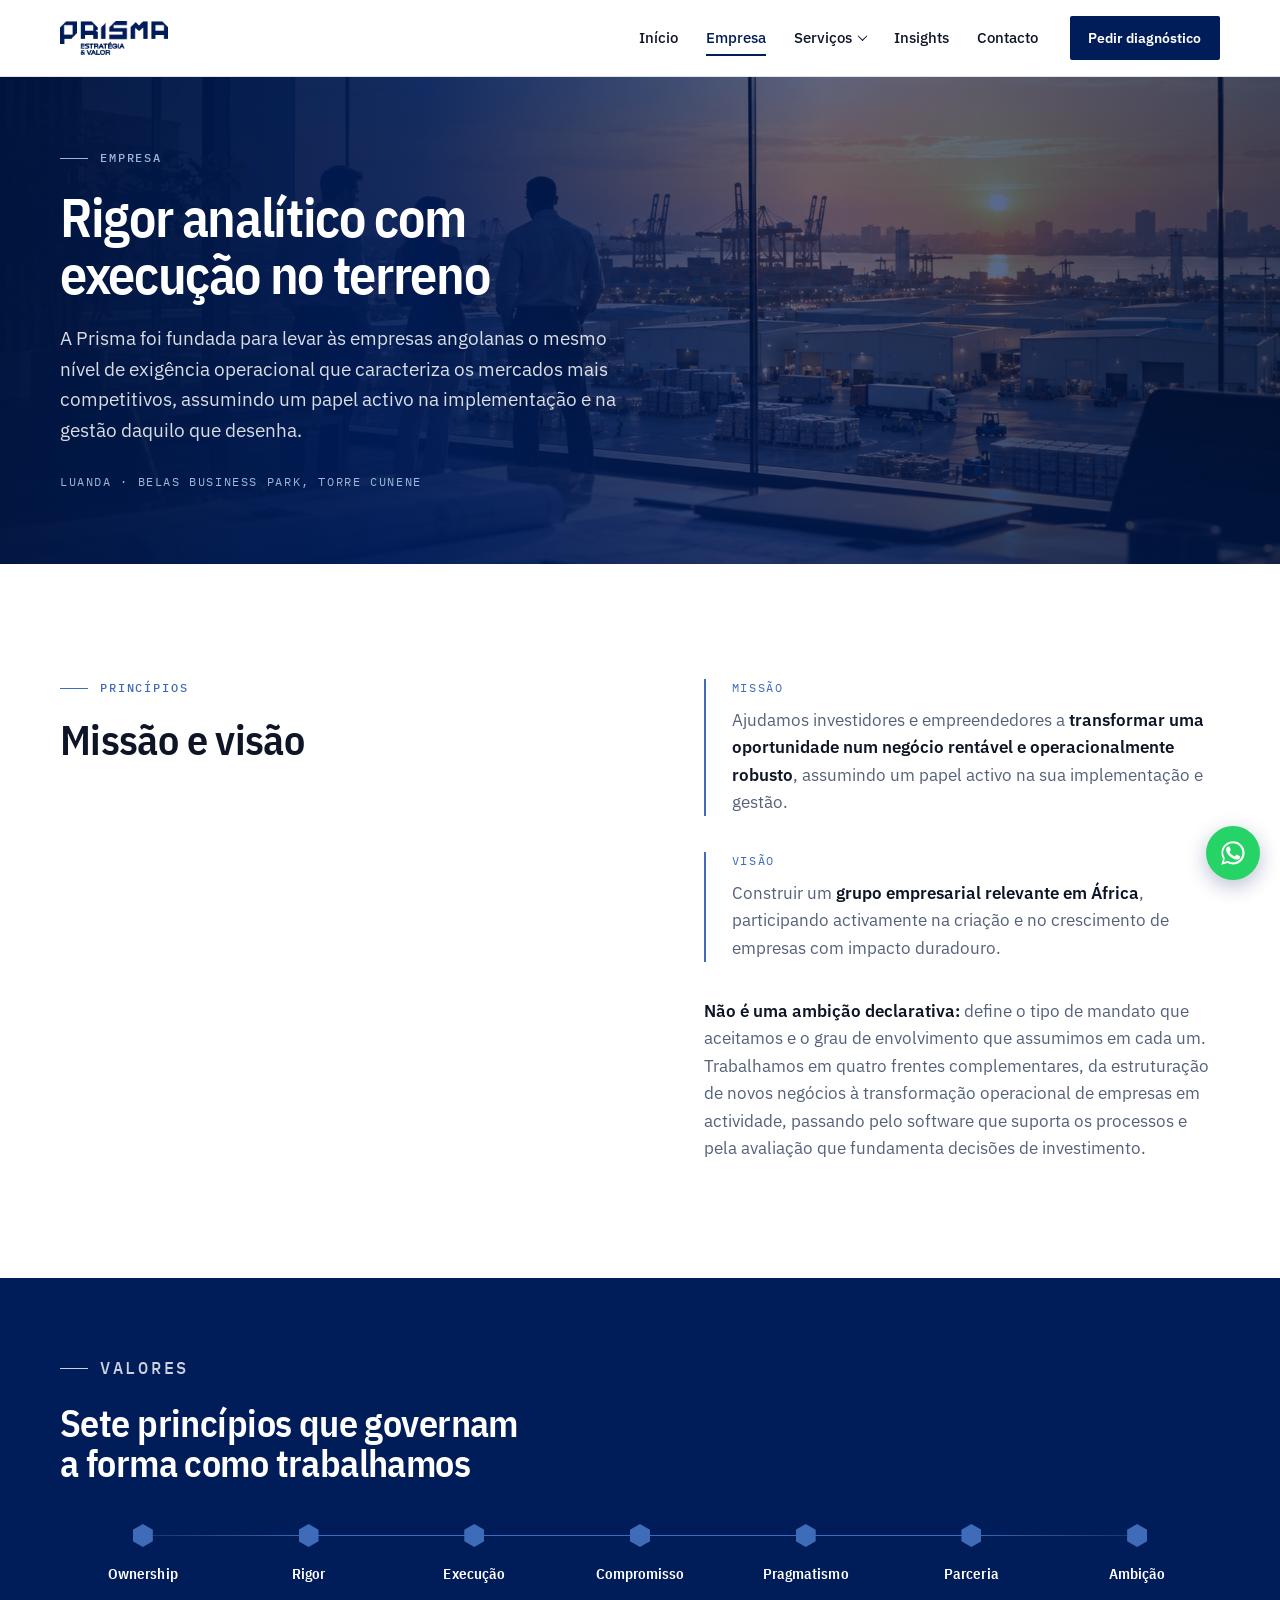
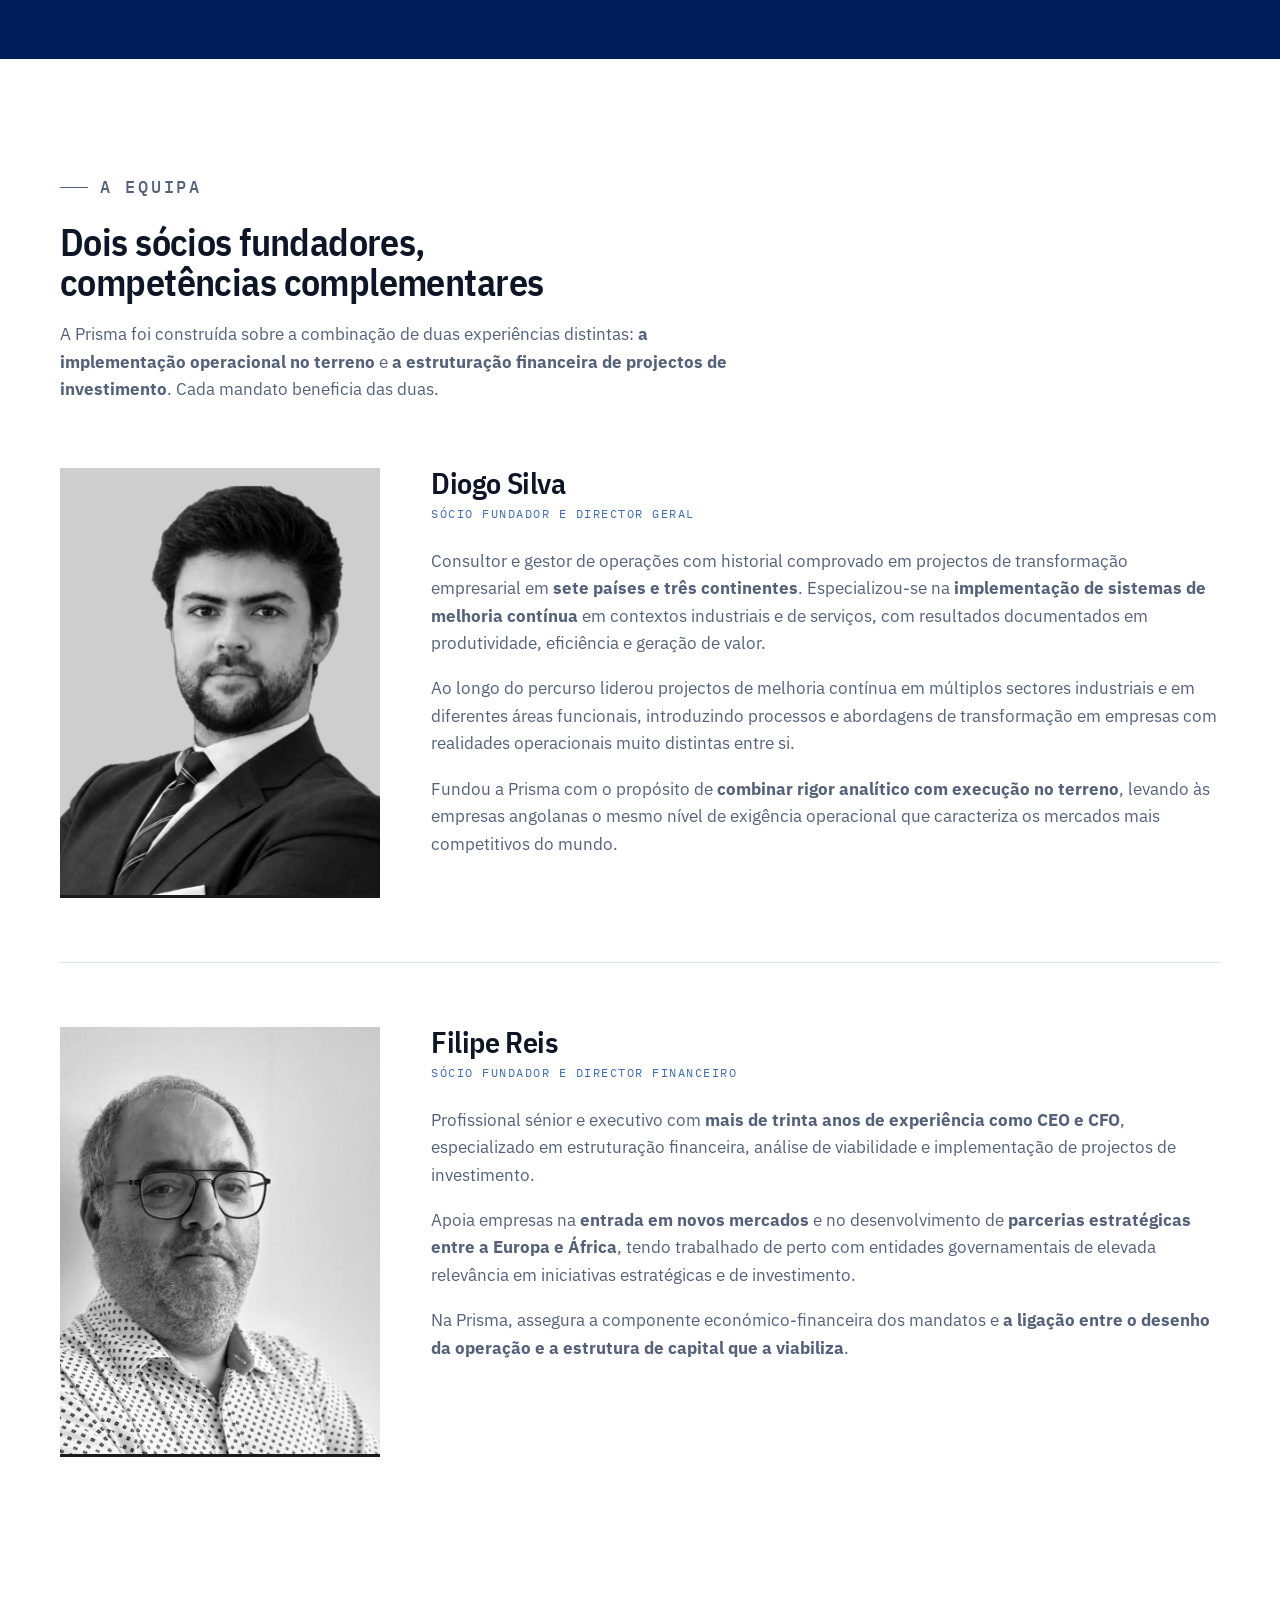
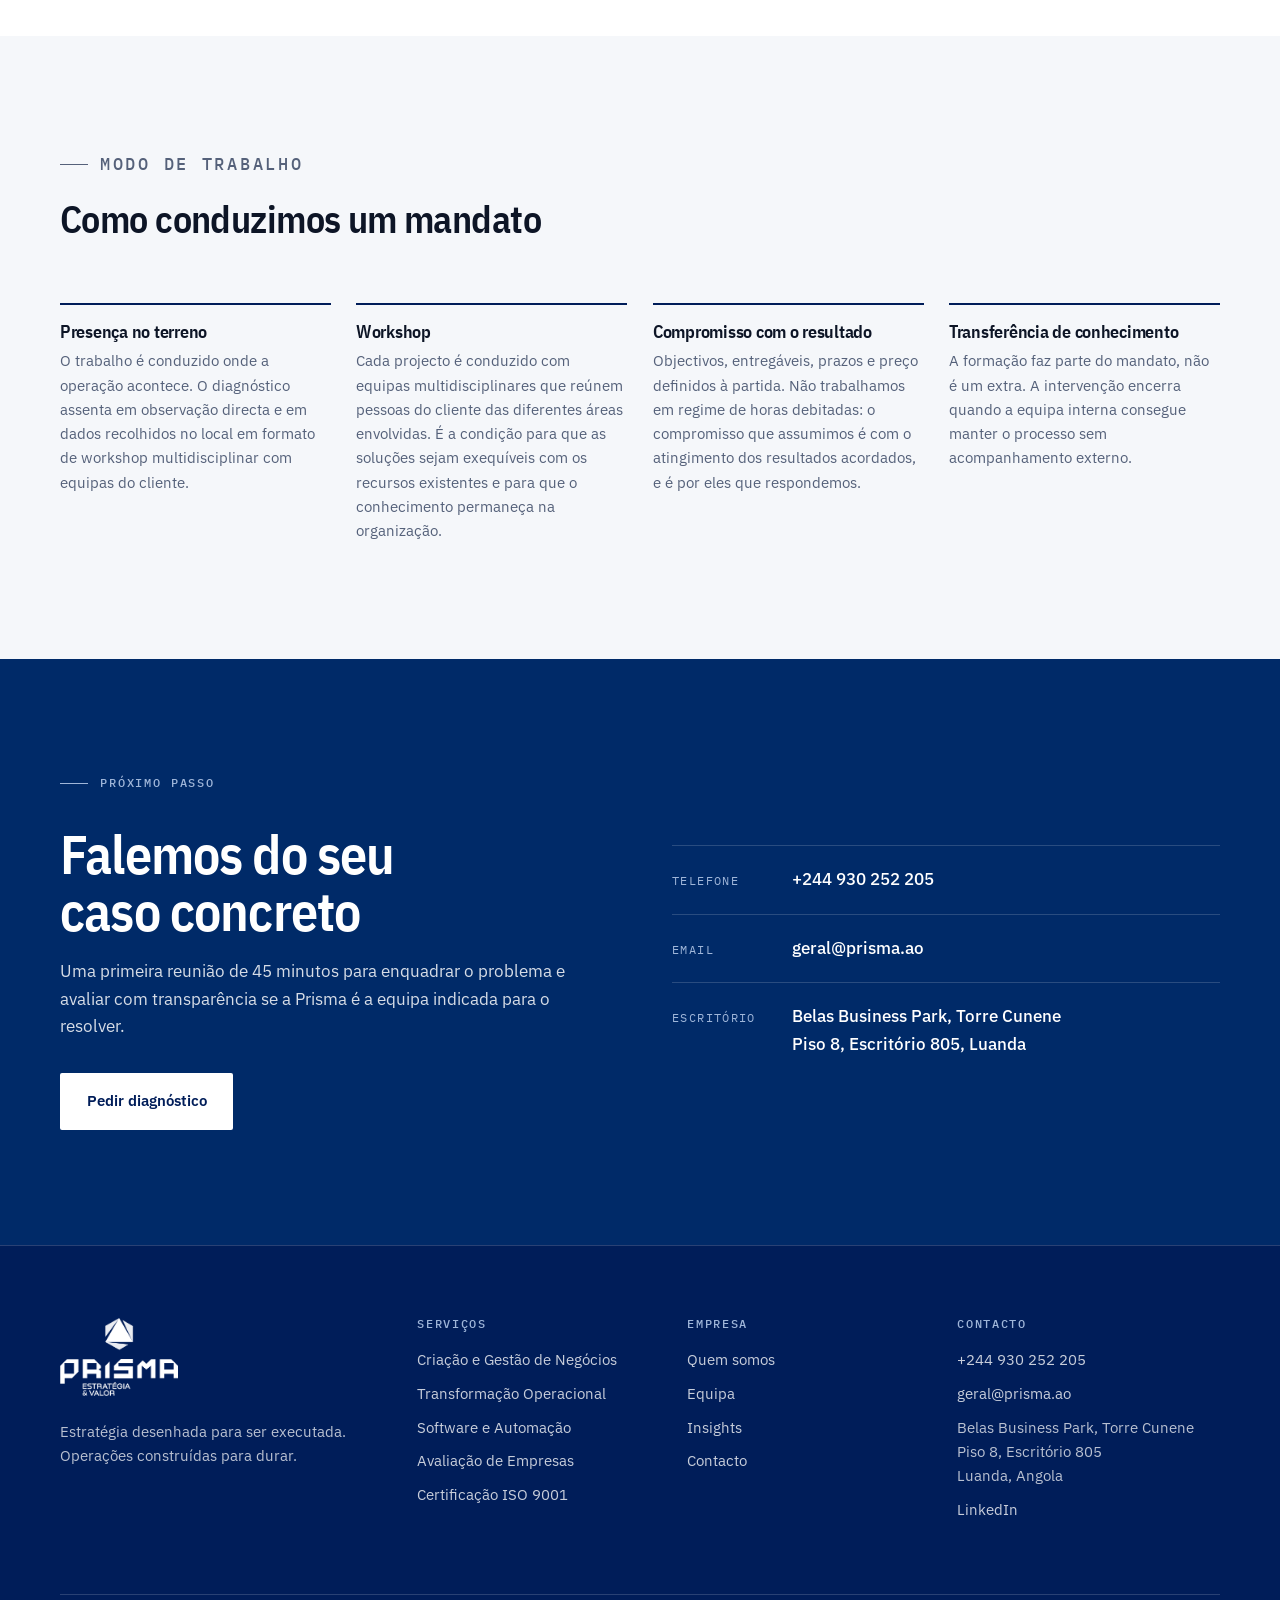
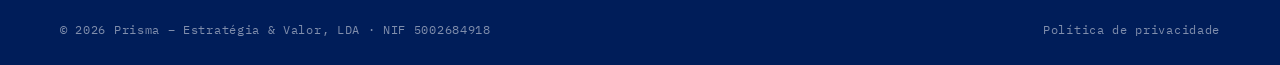
<file: empresa.html>
<!DOCTYPE html>
<html lang="pt-PT">
<head>
<meta charset="utf-8">
<meta name="viewport" content="width=device-width, initial-scale=1">
<title>Quem Somos | Consultora Angolana de Gestão | Prisma</title>
<meta name="description" content="A Prisma combina rigor analítico com execução no terreno. Consultora angolana fundada por Diogo Silva e Filipe Reis, com experiência em sete países e três continentes.">
<link rel="canonical" href="https://prisma.ao/empresa.html">
<meta name="robots" content="index, follow, max-image-preview:large">
<meta name="author" content="Prisma – Estratégia &amp; Valor, LDA">
<meta name="geo.region" content="AO-LUA">
<meta name="geo.placename" content="Luanda">
<link rel="alternate" hreflang="pt-AO" href="https://prisma.ao/empresa.html">
<link rel="alternate" hreflang="x-default" href="https://prisma.ao/empresa.html">
<meta property="og:type" content="website">
<meta property="og:site_name" content="Prisma – Estratégia &amp; Valor">
<meta property="og:title" content="Quem somos">
<meta property="og:description" content="A Prisma combina rigor analítico com execução no terreno. Consultora angolana fundada por Diogo Silva e Filipe Reis, com experiência em sete países e três continentes.">
<meta property="og:url" content="https://prisma.ao/empresa.html">
<meta property="og:locale" content="pt_PT">
<meta property="og:image" content="https://prisma.ao/assets/img/og-prisma.jpg">
<meta property="og:image:width" content="1200">
<meta property="og:image:height" content="630">
<meta property="og:image:alt" content="Prisma – Estratégia &amp; Valor. Construímos negócios. Operamos crescimento.">
<meta name="twitter:card" content="summary_large_image">
<meta name="twitter:title" content="Quem somos">
<meta name="twitter:description" content="A Prisma combina rigor analítico com execução no terreno. Consultora angolana fundada por Diogo Silva e Filipe Reis, com experiência em sete países e três continentes.">
<meta name="twitter:image" content="https://prisma.ao/assets/img/og-prisma.jpg">
<meta name="theme-color" content="#001d59">
<link rel="icon" type="image/png" sizes="32x32" href="assets/img/favicon-32.png">
<link rel="apple-touch-icon" href="assets/img/favicon.png">
<link rel="preconnect" href="https://fonts.googleapis.com">
<link rel="preconnect" href="https://fonts.gstatic.com" crossorigin>
<link rel="stylesheet" href="https://fonts.googleapis.com/css2?family=IBM+Plex+Mono:wght@400;500&family=IBM+Plex+Sans+Condensed:wght@500;600;700&family=IBM+Plex+Sans:wght@400;500;600;700&display=swap">
<link rel="stylesheet" href="assets/css/style.css">
<script type="application/ld+json">
{
  "@context": "https://schema.org",
  "@graph": [
    {
      "@type": ["Organization", "ProfessionalService"],
      "@id": "https://prisma.ao/#organizacao",
      "name": "Prisma – Estratégia & Valor",
      "legalName": "Prisma – Estratégia & Valor, LDA",
      "alternateName": "Prisma Consultoria",
      "url": "https://prisma.ao/",
      "logo": "https://prisma.ao/assets/img/favicon.png",
      "image": "https://prisma.ao/assets/img/og-prisma.jpg",
      "description": "Consultoria angolana de estratégia e operações: criação e gestão de negócios, transformação operacional lean, software à medida e automação de processos, e avaliação de empresas.",
      "email": "geral@prisma.ao",
      "telephone": "+244930252205",
      "taxID": "5002684918",
      "foundingDate": "2023",
      "address": {
        "@type": "PostalAddress",
        "streetAddress": "Belas Business Park, Torre Cunene, Piso 8, Escritório 805",
        "addressLocality": "Luanda",
        "addressCountry": "AO"
      },
      "areaServed": [
        { "@type": "Country", "name": "Angola" },
        { "@type": "Place", "name": "África Austral" }
      ],
      "founder": [
        { "@type": "Person", "name": "Diogo Silva", "jobTitle": "Sócio fundador e director geral" },
        { "@type": "Person", "name": "Filipe Reis", "jobTitle": "Sócio fundador e director financeiro" }
      ],
      "knowsAbout": [
        "Excelência operacional", "Lean", "Kaizen", "Melhoria contínua",
        "Produtividade industrial", "Gestão da mudança", "ISO 9001",
        "Automação de processos", "Software à medida", "Inteligência artificial aplicada",
        "Avaliação de empresas", "Estudos de viabilidade", "Due diligence"
      ],
      "hasOfferCatalog": {
        "@type": "OfferCatalog",
        "name": "Serviços Prisma",
        "itemListElement": [
          { "@type": "Offer", "itemOffered": { "@type": "Service", "name": "Criação e gestão de negócios", "url": "https://prisma.ao/criacao-e-gestao-de-negocios.html" } },
          { "@type": "Offer", "itemOffered": { "@type": "Service", "name": "Transformação operacional", "url": "https://prisma.ao/transformacao-operacional.html" } },
          { "@type": "Offer", "itemOffered": { "@type": "Service", "name": "Software à medida e automação de processos", "url": "https://prisma.ao/software-e-automacao.html" } },
          { "@type": "Offer", "itemOffered": { "@type": "Service", "name": "Avaliação de empresas", "url": "https://prisma.ao/avaliacao-de-empresas.html" } }
        ]
      }
    },
    {
      "@type": "WebSite",
      "@id": "https://prisma.ao/#site",
      "url": "https://prisma.ao/",
      "name": "Prisma – Estratégia & Valor",
      "inLanguage": "pt-PT",
      "publisher": { "@id": "https://prisma.ao/#organizacao" }
    },
    {
      "@type": "WebPage",
      "@id": "https://prisma.ao/empresa.html#pagina",
      "url": "https://prisma.ao/empresa.html",
      "name": "Quem somos",
      "description": "A Prisma combina rigor analítico com execução no terreno. Consultora angolana fundada por Diogo Silva e Filipe Reis, com experiência em sete países e três continentes.",
      "inLanguage": "pt-PT",
      "isPartOf": { "@id": "https://prisma.ao/#site" },
      "about": { "@id": "https://prisma.ao/#organizacao" }
    }
  ]
}
</script>
<!-- Google tag (gtag.js) -->
<script async src="https://www.googletagmanager.com/gtag/js?id=G-28K2XWMRJY"></script>
<script>
  window.dataLayer = window.dataLayer || [];
  function gtag(){dataLayer.push(arguments);}
  gtag('js', new Date());

  gtag('config', 'G-28K2XWMRJY');
</script>
</head>
<body>
<a class="skip" href="#main">Saltar para o conteúdo</a>

<header class="site-header">
  <div class="wrap header-inner">
    <a class="brand" href="index.html" aria-label="Prisma – Estratégia &amp; Valor, página inicial">
      <img src="assets/img/prisma-wordmark-navy.png" alt="Prisma – Estratégia &amp; Valor, consultoria de estratégia e operações em Luanda" width="292" height="92">
    </a>
    <button class="nav-toggle" aria-expanded="false" aria-controls="nav" aria-label="Abrir menu"><span></span></button>
    <nav class="nav" id="nav" aria-label="Navegação principal">
      <ul>
        <li><a href="index.html">Início</a></li>
        <li><a href="empresa.html" aria-current="page">Empresa</a></li>
        <li class="has-sub">
          <button class="sub-toggle" aria-expanded="false" aria-controls="sub-servicos">Serviços<span class="chev" aria-hidden="true"></span></button>
          <ul class="sub" id="sub-servicos">
            <li><a href="criacao-e-gestao-de-negocios.html"><span class="t">Criação e Gestão de Negócios</span><span class="d">Da oportunidade ao negócio a funcionar</span></a></li>
            <li><a href="transformacao-operacional.html"><span class="t">Transformação Operacional</span><span class="d">Produtividade, qualidade, custo e prazo</span></a></li>
            <li><a href="software-e-automacao.html"><span class="t">Software e Automação</span><span class="d">Processos desenhados antes de digitalizados</span></a></li>
            <li><a href="avaliacao-de-empresas.html"><span class="t">Avaliação de Empresas</span><span class="d">Quanto vale, quanto pode valer</span></a></li>
          </ul>
        </li>
        <li><a href="insights.html">Insights</a></li>
        <li><a href="contacto.html">Contacto</a></li>
      </ul>
    </nav>
    <!-- Selector de idioma: reactivar quando a versao /en/ estiver publicada.
    <div class="lang" aria-label="Idioma">
      <a href="#" aria-current="true">PT</a><span aria-hidden="true">/</span><a href="en/empresa.html">EN</a>
    </div>
    -->
    <a class="btn btn-primary btn-sm header-cta" href="contacto.html">Pedir diagnóstico</a>
  </div>
</header>

<main id="main">

  <section class="page-hero has-photo" style="background-image:url('assets/img/hero-empresa.jpg')">
    <div class="wrap">
      <div class="page-hero-inner">
        <p class="eyebrow" style="color:var(--brand-300)">Empresa</p>
        <h1>Rigor analítico com execução no terreno</h1>
        <p class="lead">A Prisma foi fundada para levar às empresas angolanas o mesmo nível de exigência operacional que caracteriza os mercados mais competitivos, assumindo um papel activo na implementação e na gestão daquilo que desenha.</p>
        <span class="sub">Luanda · Belas Business Park, Torre Cunene</span>
      </div>
    </div>
  </section>

  <!-- ===================================================== MISSÃO E VISÃO -->
  <section class="section">
    <div class="wrap statement reveal">
      <div>
        <p class="eyebrow">Princípios</p>
        <h2>Missão e visão</h2>
      </div>
      <div class="body mission">
        <div class="mission-block">
          <span class="k">Missão</span>
          <p>Ajudamos investidores e empreendedores a <strong>transformar uma oportunidade num negócio rentável e operacionalmente robusto</strong>, assumindo um papel activo na sua implementação e gestão.</p>
        </div>
        <div class="mission-block">
          <span class="k">Visão</span>
          <p>Construir um <strong>grupo empresarial relevante em África</strong>, participando activamente na criação e no crescimento de empresas com impacto duradouro.</p>
        </div>
        <p><strong>Não é uma ambição declarativa:</strong> define o tipo de mandato que aceitamos e o grau de envolvimento que assumimos em cada um. Trabalhamos em quatro frentes complementares, da estruturação de novos negócios à transformação operacional de empresas em actividade, passando pelo software que suporta os processos e pela avaliação que fundamenta decisões de investimento.</p>
      </div>
    </div>
  </section>

  <!-- ============================================================ VALORES -->
  <section class="section section-dark on-dark" style="padding-block:clamp(3rem,6vw,5rem)">
    <div class="wrap">
      <div class="section-head reveal" style="margin-bottom:2.5rem">
        <p class="eyebrow">Valores</p>
        <h2 style="color:#fff;font-size:var(--fs-h2)">Sete princípios que governam a forma como trabalhamos</h2>
      </div>
      <div class="values reveal">
        <span>Ownership</span>
        <span>Rigor</span>
        <span>Execução</span>
        <span>Compromisso</span>
        <span>Pragmatismo</span>
        <span>Parceria</span>
        <span>Ambição</span>
      </div>
    </div>
  </section>

  <!-- ============================================================= EQUIPA -->
  <section class="section" id="equipa">
    <div class="wrap">
      <div class="section-head reveal">
        <p class="eyebrow">A equipa</p>
        <h2>Dois sócios fundadores, competências complementares</h2>
        <p>A Prisma foi construída sobre a combinação de duas experiências distintas: <strong>a implementação operacional no terreno</strong> e <strong>a estruturação financeira de projectos de investimento</strong>. Cada mandato beneficia das duas.</p>
      </div>

      <article class="member reveal">
        <img class="reveal reveal-x" src="assets/img/diogo-silva.jpg" alt="Diogo Silva, sócio fundador e director geral da Prisma" width="720" height="960" loading="lazy">
        <div>
          <h3>Diogo Silva</h3>
          <p class="role">Sócio fundador e director geral</p>
          <p>Consultor e gestor de operações com historial comprovado em projectos de transformação empresarial em <strong>sete países e três continentes</strong>. Especializou-se na <strong>implementação de sistemas de melhoria contínua</strong> em contextos industriais e de serviços, com resultados documentados em produtividade, eficiência e geração de valor.</p>
          <p>Ao longo do percurso liderou projectos de melhoria contínua em múltiplos sectores industriais e em diferentes áreas funcionais, introduzindo processos e abordagens de transformação em empresas com realidades operacionais muito distintas entre si.</p>
          <p>Fundou a Prisma com o propósito de <strong>combinar rigor analítico com execução no terreno</strong>, levando às empresas angolanas o mesmo nível de exigência operacional que caracteriza os mercados mais competitivos do mundo.</p>
        </div>
      </article>

      <article class="member reveal">
        <img class="reveal reveal-x" src="assets/img/filipe-reis.jpg" alt="Filipe Reis, sócio fundador e director financeiro da Prisma" width="720" height="960" loading="lazy">
        <div>
          <h3>Filipe Reis</h3>
          <p class="role">Sócio fundador e director financeiro</p>
          <p>Profissional sénior e executivo com <strong>mais de trinta anos de experiência como CEO e CFO</strong>, especializado em estruturação financeira, análise de viabilidade e implementação de projectos de investimento.</p>
          <p>Apoia empresas na <strong>entrada em novos mercados</strong> e no desenvolvimento de <strong>parcerias estratégicas entre a Europa e África</strong>, tendo trabalhado de perto com entidades governamentais de elevada relevância em iniciativas estratégicas e de investimento.</p>
          <p>Na Prisma, assegura a componente económico-financeira dos mandatos e <strong>a ligação entre o desenho da operação e a estrutura de capital que a viabiliza</strong>.</p>
        </div>
      </article>
    </div>
  </section>

  <!-- ======================================================= COMO OPERAMOS -->
  <section class="section section-alt">
    <div class="wrap">
      <div class="section-head reveal">
        <p class="eyebrow">Modo de trabalho</p>
        <h2>Como conduzimos um mandato</h2>
      </div>
      <div class="deliver">
        <div class="reveal">
          <h3>Presença no terreno</h3>
          <p>O trabalho é conduzido onde a operação acontece. O diagnóstico assenta em observação directa e em dados recolhidos no local em formato de workshop multidisciplinar com equipas do cliente.</p>
        </div>
        <div class="reveal">
          <h3>Workshop</h3>
          <p>Cada projecto é conduzido com equipas multidisciplinares que reúnem pessoas do cliente das diferentes áreas envolvidas. É a condição para que as soluções sejam exequíveis com os recursos existentes e para que o conhecimento permaneça na organização.</p>
        </div>
        <div class="reveal">
          <h3>Compromisso com o resultado</h3>
          <p>Objectivos, entregáveis, prazos e preço definidos à partida. Não trabalhamos em regime de horas debitadas: o compromisso que assumimos é com o atingimento dos resultados acordados, e é por eles que respondemos.</p>
        </div>
        <div class="reveal">
          <h3>Transferência de conhecimento</h3>
          <p>A formação faz parte do mandato, não é um extra. A intervenção encerra quando a equipa interna consegue manter o processo sem acompanhamento externo.</p>
        </div>
      </div>
    </div>
  </section>

  <!-- ================================================================ CTA -->
  <section class="cta">
    <div class="wrap cta-inner">
      <div class="reveal">
        <p class="eyebrow" style="color:var(--brand-300)">Próximo passo</p>
        <h2>Falemos do seu caso concreto</h2>
        <p>Uma primeira reunião de 45 minutos para enquadrar o problema e avaliar com transparência se a Prisma é a equipa indicada para o resolver.</p>
        <a class="btn btn-primary" style="background:#fff;color:var(--brand-900)" href="contacto.html">Pedir diagnóstico</a>
      </div>
      <div class="contact-lines reveal">
        <div class="contact-line"><span class="k">Telefone</span><a class="v" href="tel:+244930252205">+244 930 252 205</a></div>
        <div class="contact-line"><span class="k">Email</span><a class="v" href="mailto:geral@prisma.ao">geral@prisma.ao</a></div>
        <div class="contact-line"><span class="k">Escritório</span><span class="v">Belas Business Park, Torre Cunene<br>Piso 8, Escritório 805, Luanda</span></div>
      </div>
    </div>
  </section>

</main>

<footer class="site-footer">
  <div class="wrap">
    <div class="footer-grid">
      <div>
        <img src="assets/img/prisma-logo-white.png" alt="Prisma – Estratégia &amp; Valor" width="292" height="193">
        <p>Estratégia desenhada para ser executada. Operações construídas para durar.</p>
      </div>
      <div>
        <h4>Serviços</h4>
        <ul>
          <li><a href="criacao-e-gestao-de-negocios.html">Criação e Gestão de Negócios</a></li>
          <li><a href="transformacao-operacional.html">Transformação Operacional</a></li>
          <li><a href="software-e-automacao.html">Software e Automação</a></li>
          <li><a href="avaliacao-de-empresas.html">Avaliação de Empresas</a></li>
          <li><a href="transformacao-operacional.html#iso">Certificação ISO 9001</a></li>
        </ul>
      </div>
      <div>
        <h4>Empresa</h4>
        <ul>
          <li><a href="empresa.html">Quem somos</a></li>
          <li><a href="empresa.html#equipa">Equipa</a></li>
          <li><a href="insights.html">Insights</a></li>
          <li><a href="contacto.html">Contacto</a></li>
        </ul>
      </div>
      <div>
        <h4>Contacto</h4>
        <ul>
          <li><a href="tel:+244930252205">+244 930 252 205</a></li>
          <li><a href="mailto:geral@prisma.ao">geral@prisma.ao</a></li>
          <li>Belas Business Park, Torre Cunene<br>Piso 8, Escritório 805<br>Luanda, Angola</li>
          <li><a href="https://www.linkedin.com/company/prisma-estrategia-valor" target="_blank" rel="noopener">LinkedIn</a></li>
        </ul>
      </div>
    </div>
    <div class="footer-bottom">
      <span>© 2026 Prisma – Estratégia &amp; Valor, LDA · NIF 5002684918</span>
      <span><a href="politica-privacidade.html">Política de privacidade</a></span>
    </div>
  </div>
</footer>

<a class="wa" href="https://wa.me/244930252205" target="_blank" rel="noopener" aria-label="Falar connosco por WhatsApp">
  <svg viewBox="0 0 24 24" aria-hidden="true"><path d="M17.47 14.38c-.3-.15-1.75-.86-2.02-.96-.27-.1-.47-.15-.67.15-.2.3-.77.96-.94 1.16-.17.2-.35.22-.65.07-.3-.15-1.25-.46-2.38-1.47-.88-.78-1.47-1.75-1.64-2.05-.17-.3-.02-.46.13-.6.13-.13.3-.35.45-.52.15-.17.2-.3.3-.5.1-.2.05-.37-.02-.52-.08-.15-.67-1.6-.92-2.2-.24-.58-.49-.5-.67-.51h-.57c-.2 0-.52.07-.8.37-.27.3-1.04 1.02-1.04 2.48 0 1.46 1.07 2.88 1.22 3.08.15.2 2.1 3.2 5.08 4.49.71.3 1.26.49 1.69.63.71.22 1.36.19 1.87.12.57-.09 1.75-.72 2-1.41.25-.7.25-1.29.17-1.41-.07-.13-.27-.2-.57-.35zM12.04 2C6.58 2 2.13 6.45 2.13 11.91c0 1.75.46 3.45 1.32 4.95L2 22l5.25-1.38c1.45.79 3.08 1.21 4.79 1.21h.01c5.46 0 9.91-4.45 9.91-9.91 0-2.65-1.03-5.14-2.9-7.01A9.82 9.82 0 0 0 12.04 2zm0 18.13h-.01c-1.52 0-3.02-.41-4.32-1.18l-.31-.18-3.21.84.86-3.13-.2-.32a8.18 8.18 0 0 1-1.26-4.38c0-4.54 3.7-8.24 8.25-8.24 2.2 0 4.27.86 5.83 2.42a8.2 8.2 0 0 1 2.41 5.83c0 4.54-3.7 8.24-8.24 8.24z"/></svg>
</a>

<script src="assets/js/main.js"></script>
</body>
</html>
</file>
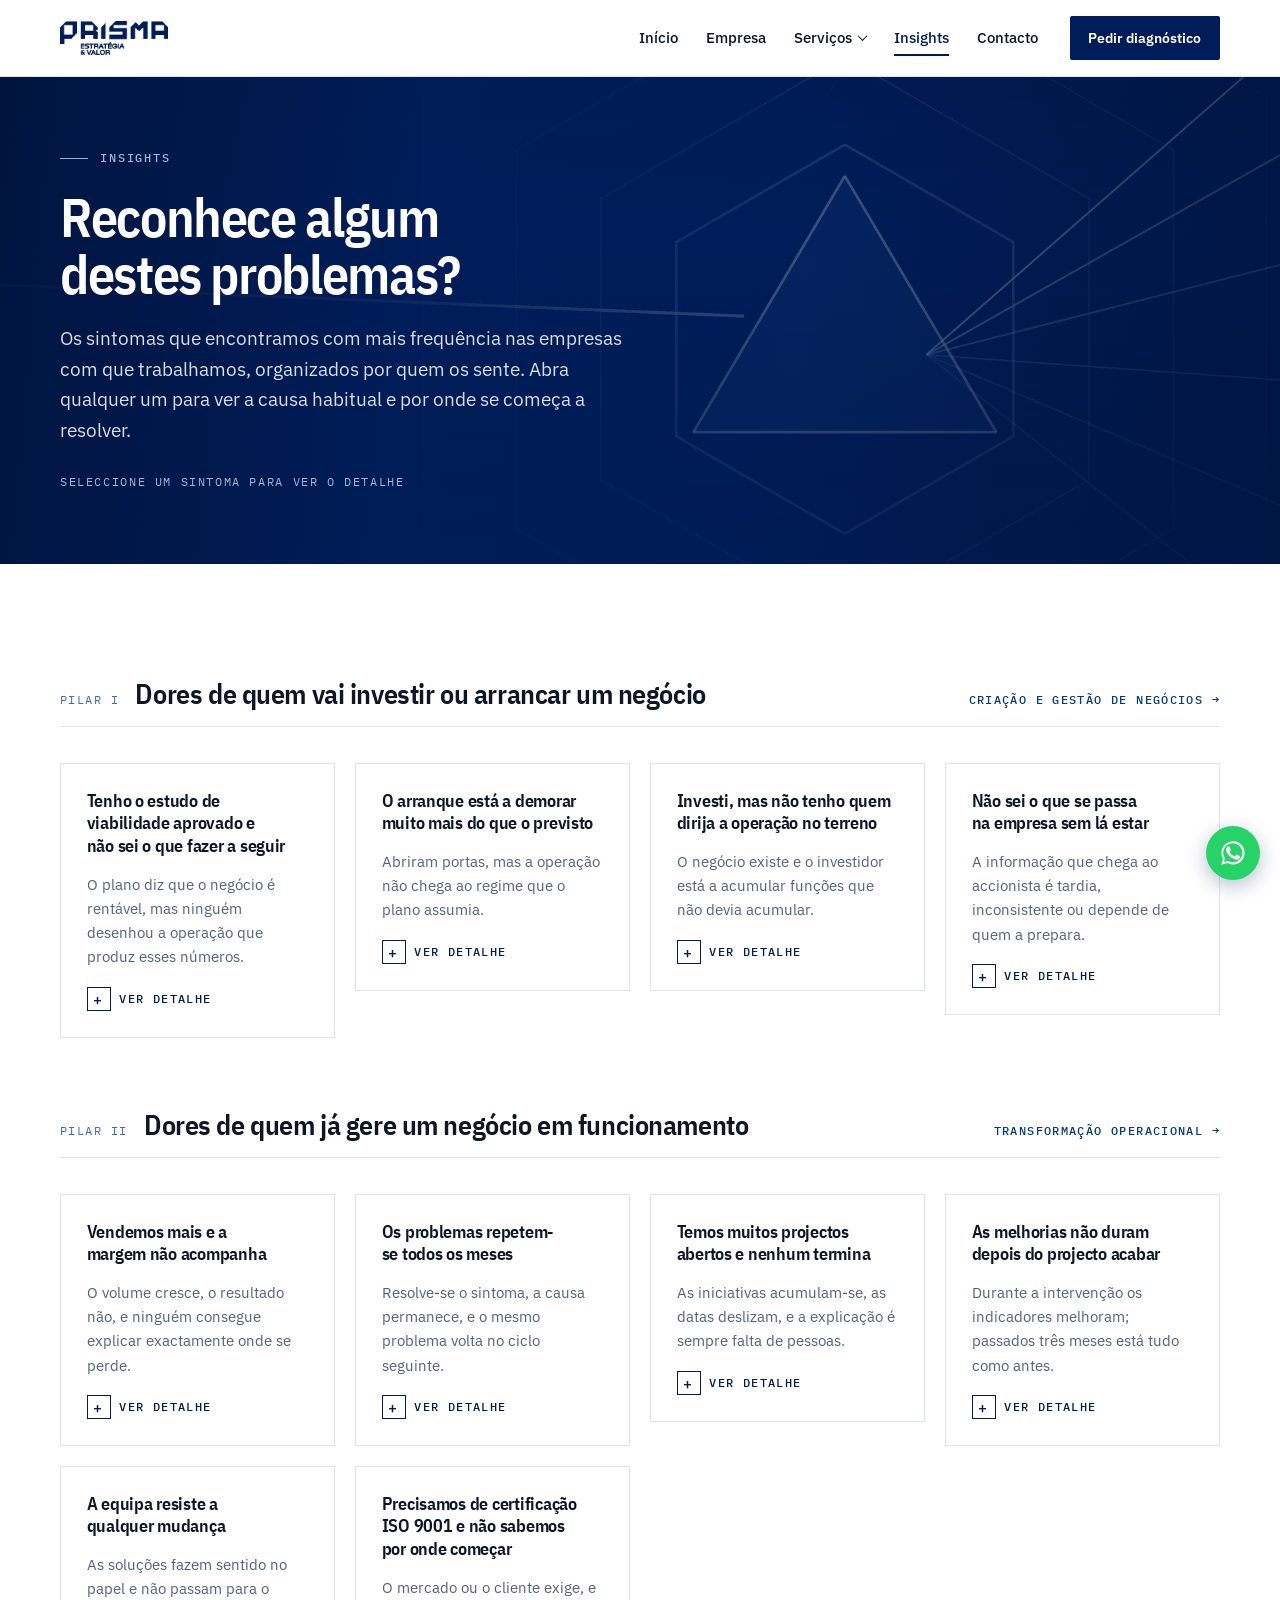
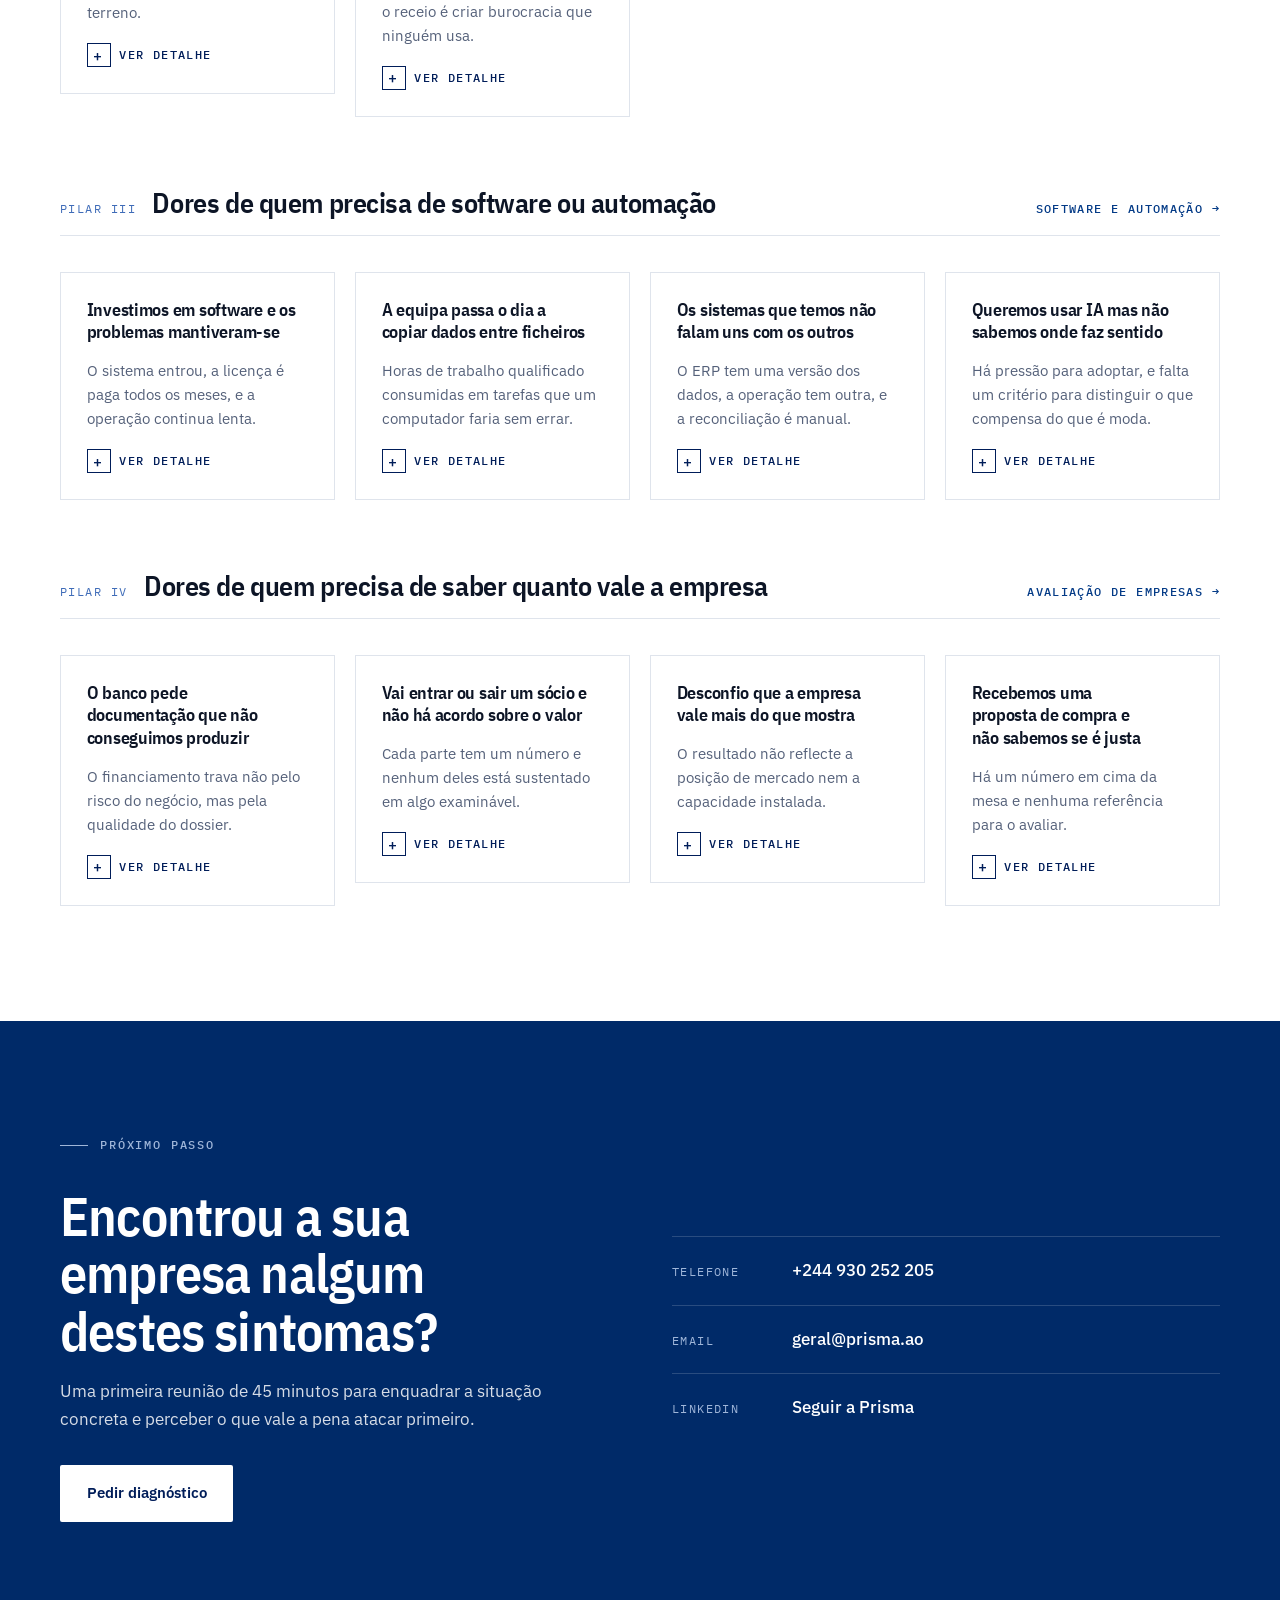
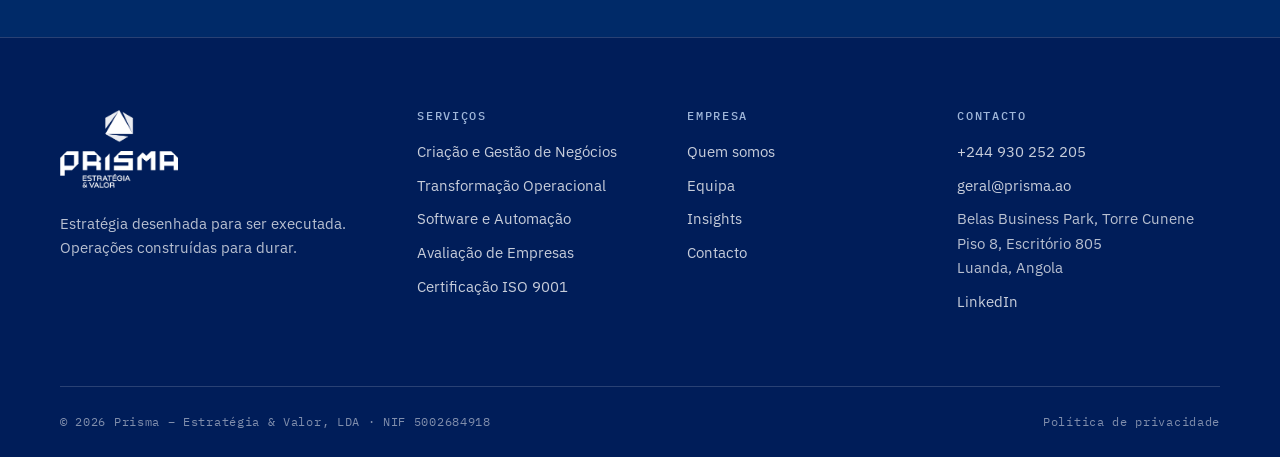
<file: insights.html>
<!DOCTYPE html>
<html lang="pt-PT">
<head>
<meta charset="utf-8">
<meta name="viewport" content="width=device-width, initial-scale=1">
<title>Problemas de Gestão e Operações nas Empresas | Prisma</title>
<meta name="description" content="Os sintomas mais frequentes nas empresas angolanas, organizados por quem os sente: investidor, gestor de operações, quem precisa de software e quem precisa de avaliar a empresa.">
<link rel="canonical" href="https://prisma.ao/insights.html">
<meta name="robots" content="index, follow, max-image-preview:large">
<meta name="author" content="Prisma – Estratégia &amp; Valor, LDA">
<meta name="geo.region" content="AO-LUA">
<meta name="geo.placename" content="Luanda">
<link rel="alternate" hreflang="pt-AO" href="https://prisma.ao/insights.html">
<link rel="alternate" hreflang="x-default" href="https://prisma.ao/insights.html">
<meta property="og:type" content="website">
<meta property="og:site_name" content="Prisma – Estratégia &amp; Valor">
<meta property="og:title" content="Insights">
<meta property="og:description" content="Os sintomas mais frequentes nas empresas angolanas, organizados por quem os sente: investidor, gestor de operações, quem precisa de software e quem precisa de avaliar a empresa.">
<meta property="og:url" content="https://prisma.ao/insights.html">
<meta property="og:locale" content="pt_PT">
<meta property="og:image" content="https://prisma.ao/assets/img/og-prisma.jpg">
<meta property="og:image:width" content="1200">
<meta property="og:image:height" content="630">
<meta property="og:image:alt" content="Prisma – Estratégia &amp; Valor. Construímos negócios. Operamos crescimento.">
<meta name="twitter:card" content="summary_large_image">
<meta name="twitter:title" content="Insights">
<meta name="twitter:description" content="Os sintomas mais frequentes nas empresas angolanas, organizados por quem os sente: investidor, gestor de operações, quem precisa de software e quem precisa de avaliar a empresa.">
<meta name="twitter:image" content="https://prisma.ao/assets/img/og-prisma.jpg">
<meta name="theme-color" content="#001d59">
<link rel="icon" type="image/png" sizes="32x32" href="assets/img/favicon-32.png">
<link rel="apple-touch-icon" href="assets/img/favicon.png">
<link rel="preconnect" href="https://fonts.googleapis.com">
<link rel="preconnect" href="https://fonts.gstatic.com" crossorigin>
<link rel="stylesheet" href="https://fonts.googleapis.com/css2?family=IBM+Plex+Mono:wght@400;500&family=IBM+Plex+Sans+Condensed:wght@500;600;700&family=IBM+Plex+Sans:wght@400;500;600;700&display=swap">
<link rel="stylesheet" href="assets/css/style.css">
<script type="application/ld+json">
{
  "@context": "https://schema.org",
  "@graph": [
    {
      "@type": ["Organization", "ProfessionalService"],
      "@id": "https://prisma.ao/#organizacao",
      "name": "Prisma – Estratégia & Valor",
      "legalName": "Prisma – Estratégia & Valor, LDA",
      "alternateName": "Prisma Consultoria",
      "url": "https://prisma.ao/",
      "logo": "https://prisma.ao/assets/img/favicon.png",
      "image": "https://prisma.ao/assets/img/og-prisma.jpg",
      "description": "Consultoria angolana de estratégia e operações: criação e gestão de negócios, transformação operacional lean, software à medida e automação de processos, e avaliação de empresas.",
      "email": "geral@prisma.ao",
      "telephone": "+244930252205",
      "taxID": "5002684918",
      "foundingDate": "2023",
      "address": {
        "@type": "PostalAddress",
        "streetAddress": "Belas Business Park, Torre Cunene, Piso 8, Escritório 805",
        "addressLocality": "Luanda",
        "addressCountry": "AO"
      },
      "areaServed": [
        { "@type": "Country", "name": "Angola" },
        { "@type": "Place", "name": "África Austral" }
      ],
      "founder": [
        { "@type": "Person", "name": "Diogo Silva", "jobTitle": "Sócio fundador e director geral" },
        { "@type": "Person", "name": "Filipe Reis", "jobTitle": "Sócio fundador e director financeiro" }
      ],
      "knowsAbout": [
        "Excelência operacional", "Lean", "Kaizen", "Melhoria contínua",
        "Produtividade industrial", "Gestão da mudança", "ISO 9001",
        "Automação de processos", "Software à medida", "Inteligência artificial aplicada",
        "Avaliação de empresas", "Estudos de viabilidade", "Due diligence"
      ],
      "hasOfferCatalog": {
        "@type": "OfferCatalog",
        "name": "Serviços Prisma",
        "itemListElement": [
          { "@type": "Offer", "itemOffered": { "@type": "Service", "name": "Criação e gestão de negócios", "url": "https://prisma.ao/criacao-e-gestao-de-negocios.html" } },
          { "@type": "Offer", "itemOffered": { "@type": "Service", "name": "Transformação operacional", "url": "https://prisma.ao/transformacao-operacional.html" } },
          { "@type": "Offer", "itemOffered": { "@type": "Service", "name": "Software à medida e automação de processos", "url": "https://prisma.ao/software-e-automacao.html" } },
          { "@type": "Offer", "itemOffered": { "@type": "Service", "name": "Avaliação de empresas", "url": "https://prisma.ao/avaliacao-de-empresas.html" } }
        ]
      }
    },
    {
      "@type": "WebSite",
      "@id": "https://prisma.ao/#site",
      "url": "https://prisma.ao/",
      "name": "Prisma – Estratégia & Valor",
      "inLanguage": "pt-PT",
      "publisher": { "@id": "https://prisma.ao/#organizacao" }
    },
    {
      "@type": "WebPage",
      "@id": "https://prisma.ao/insights.html#pagina",
      "url": "https://prisma.ao/insights.html",
      "name": "Insights",
      "description": "Os sintomas mais frequentes nas empresas angolanas, organizados por quem os sente: investidor, gestor de operações, quem precisa de software e quem precisa de avaliar a empresa.",
      "inLanguage": "pt-PT",
      "isPartOf": { "@id": "https://prisma.ao/#site" },
      "about": { "@id": "https://prisma.ao/#organizacao" }
    }
  ]
}
</script>
<!-- Google tag (gtag.js) -->
<script async src="https://www.googletagmanager.com/gtag/js?id=G-28K2XWMRJY"></script>
<script>
  window.dataLayer = window.dataLayer || [];
  function gtag(){dataLayer.push(arguments);}
  gtag('js', new Date());

  gtag('config', 'G-28K2XWMRJY');
</script>
</head>
<body>
<a class="skip" href="#main">Saltar para o conteúdo</a>

<header class="site-header">
  <div class="wrap header-inner">
    <a class="brand" href="index.html" aria-label="Prisma – Estratégia &amp; Valor, página inicial">
      <img src="assets/img/prisma-wordmark-navy.png" alt="Prisma – Estratégia &amp; Valor, consultoria de estratégia e operações em Luanda" width="292" height="92">
    </a>
    <button class="nav-toggle" aria-expanded="false" aria-controls="nav" aria-label="Abrir menu"><span></span></button>
    <nav class="nav" id="nav" aria-label="Navegação principal">
      <ul>
        <li><a href="index.html">Início</a></li>
        <li><a href="empresa.html">Empresa</a></li>
        <li class="has-sub">
          <button class="sub-toggle" aria-expanded="false" aria-controls="sub-servicos">Serviços<span class="chev" aria-hidden="true"></span></button>
          <ul class="sub" id="sub-servicos">
            <li><a href="criacao-e-gestao-de-negocios.html"><span class="t">Criação e Gestão de Negócios</span><span class="d">Da oportunidade ao negócio a funcionar</span></a></li>
            <li><a href="transformacao-operacional.html"><span class="t">Transformação Operacional</span><span class="d">Produtividade, qualidade, custo e prazo</span></a></li>
            <li><a href="software-e-automacao.html"><span class="t">Software e Automação</span><span class="d">Processos desenhados antes de digitalizados</span></a></li>
            <li><a href="avaliacao-de-empresas.html"><span class="t">Avaliação de Empresas</span><span class="d">Quanto vale, quanto pode valer</span></a></li>
          </ul>
        </li>
        <li><a href="insights.html" aria-current="page">Insights</a></li>
        <li><a href="contacto.html">Contacto</a></li>
      </ul>
    </nav>
    <!-- Selector de idioma: reactivar quando a versao /en/ estiver publicada.
    <div class="lang" aria-label="Idioma">
      <a href="#" aria-current="true">PT</a><span aria-hidden="true">/</span><a href="en/insights.html">EN</a>
    </div>
    -->
    <a class="btn btn-primary btn-sm header-cta" href="contacto.html">Pedir diagnóstico</a>
  </div>
</header>

<main id="main">

  <section class="page-hero has-photo" style="background-image:url('assets/img/hero-insights.jpg')">
    <div class="wrap">
      <div class="page-hero-inner">
        <p class="eyebrow" style="color:var(--brand-300)">Insights</p>
        <h1>Reconhece algum destes problemas?</h1>
        <p class="lead">Os sintomas que encontramos com mais frequência nas empresas com que trabalhamos, organizados por quem os sente. Abra qualquer um para ver a causa habitual e por onde se começa a resolver.</p>
        <span class="sub">Seleccione um sintoma para ver o detalhe</span>
      </div>
    </div>
  </section>

  <section class="section">
    <div class="wrap">

      <!-- ============================================== INVESTIDOR -->
      <div class="sym-group reveal">
        <div class="sym-head">
          <span class="who">Pilar I</span>
          <h2>Dores de quem vai investir ou arrancar um negócio</h2>
          <a class="lk" href="criacao-e-gestao-de-negocios.html">Criação e Gestão de Negócios →</a>
        </div>
        <div class="syms">

          <details class="sym reveal">
            <summary>
              <h3>Tenho o estudo de viabilidade aprovado e não sei o que fazer a seguir</h3>
              <p class="sign">O plano diz que o negócio é rentável, mas ninguém desenhou a operação que produz esses números.</p>
              <span class="open-cue"><span class="mark" aria-hidden="true">+</span> Ver detalhe</span>
            </summary>
            <div class="detail">
              <p>Um estudo de viabilidade responde a uma pergunta de investimento, não a uma pergunta de execução. Entre a aprovação e a operação a funcionar faltam os processos, o dimensionamento da equipa, os fornecedores qualificados, os sistemas e as rotinas de gestão.</p>
              <p>É nesse intervalo que a maioria dos projectos perde os primeiros doze meses e uma parte do capital, porque as decisões vão sendo tomadas à pressa, uma a uma, sem um modelo operacional que as enquadre.</p>
              <p class="fix">Por onde se começa: traduzir o estudo num modelo operacional com capacidade, processos, equipa e custo unitário, e só depois montar o plano de arranque com marcos e responsáveis.</p>
            </div>
          </details>

          <details class="sym reveal">
            <summary>
              <h3>O arranque está a demorar muito mais do que o previsto</h3>
              <p class="sign">Abriram portas, mas a operação não chega ao regime que o plano assumia.</p>
              <span class="open-cue"><span class="mark" aria-hidden="true">+</span> Ver detalhe</span>
            </summary>
            <div class="detail">
              <p>Abrir e atingir o regime previsto são dois objectivos diferentes, e quase sempre só o primeiro é planeado. Sem uma curva de ramp-up definida, sem formação estruturada e sem indicadores desde a primeira semana, a operação estabiliza num patamar abaixo do previsto e fica lá.</p>
              <p>O efeito financeiro é duplo: a receita chega mais tarde do que o modelo assumia e os custos fixos começaram no dia um.</p>
              <p class="fix">Por onde se começa: definir o regime alvo em números, medir a distância actual e atacar as duas ou três restrições que explicam a maior parte dessa diferença.</p>
            </div>
          </details>

          <details class="sym reveal">
            <summary>
              <h3>Investi, mas não tenho quem dirija a operação no terreno</h3>
              <p class="sign">O negócio existe e o investidor está a acumular funções que não devia acumular.</p>
              <span class="open-cue"><span class="mark" aria-hidden="true">+</span> Ver detalhe</span>
            </summary>
            <div class="detail">
              <p>Muitos projectos ficam dependentes do investidor para decisões do dia a dia porque a equipa de gestão nunca foi constituída. O resultado é um accionista a fazer trabalho de director de operações, sem tempo para a função que lhe compete.</p>
              <p>Recrutar à pressa para resolver o problema costuma agravá-lo, porque a estrutura e as responsabilidades ainda não estão definidas.</p>
              <p class="fix">Por onde se começa: assumir a direcção em regime interino com critérios de saída acordados, e usar esse período para constituir e formar a equipa permanente.</p>
            </div>
          </details>

          <details class="sym reveal">
            <summary>
              <h3>Não sei o que se passa na empresa sem lá estar</h3>
              <p class="sign">A informação que chega ao accionista é tardia, inconsistente ou depende de quem a prepara.</p>
              <span class="open-cue"><span class="mark" aria-hidden="true">+</span> Ver detalhe</span>
            </summary>
            <div class="detail">
              <p>Sem uma estrutura de reporte estável, cada mês produz um documento diferente e a comparação entre períodos torna-se impossível. O accionista acaba a decidir com base na conversa mais recente em vez de com base em dados.</p>
              <p class="fix">Por onde se começa: definir um conjunto reduzido de indicadores, a fonte de dados de cada um, a cadência de revisão e um formato de reporte que não mude de mês para mês.</p>
            </div>
          </details>

        </div>
      </div>

      <!-- ============================================== OPERAÇÃO -->
      <div class="sym-group reveal">
        <div class="sym-head">
          <span class="who">Pilar II</span>
          <h2>Dores de quem já gere um negócio em funcionamento</h2>
          <a class="lk" href="transformacao-operacional.html">Transformação Operacional →</a>
        </div>
        <div class="syms">

          <details class="sym reveal">
            <summary>
              <h3>Vendemos mais e a margem não acompanha</h3>
              <p class="sign">O volume cresce, o resultado não, e ninguém consegue explicar exactamente onde se perde.</p>
              <span class="open-cue"><span class="mark" aria-hidden="true">+</span> Ver detalhe</span>
            </summary>
            <div class="detail">
              <p>A margem raramente se perde numa decisão errada. Perde-se todos os dias em pequenas quantidades: esperas, retrabalho, stock parado, horas extraordinárias para recuperar atrasos, decisões que sobem três níveis para voltarem a descer.</p>
              <p>Nenhuma destas perdas aparece isolada na demonstração de resultados, e é por isso que resistem durante anos sem serem atacadas.</p>
              <p class="fix">Por onde se começa: quantificar as perdas no terreno, com dados, e ordenar as alavancas por impacto e por esforço de implementação.</p>
            </div>
          </details>

          <details class="sym reveal">
            <summary>
              <h3>Os problemas repetem-se todos os meses</h3>
              <p class="sign">Resolve-se o sintoma, a causa permanece, e o mesmo problema volta no ciclo seguinte.</p>
              <span class="open-cue"><span class="mark" aria-hidden="true">+</span> Ver detalhe</span>
            </summary>
            <div class="detail">
              <p>Quando não existe um método partilhado de resolução de problemas, cada pessoa trata o que lhe aparece à frente com a solução que lhe ocorre. O problema desaparece durante algumas semanas e regressa, porque a causa nunca foi analisada até à origem.</p>
              <p class="fix">Por onde se começa: instalar um método estruturado com definição do problema em factos, análise de causa raiz, contramedidas testadas e verificação do efeito, conduzido pelas próprias equipas.</p>
            </div>
          </details>

          <details class="sym reveal">
            <summary>
              <h3>Temos muitos projectos abertos e nenhum termina</h3>
              <p class="sign">As iniciativas acumulam-se, as datas deslizam, e a explicação é sempre falta de pessoas.</p>
              <span class="open-cue"><span class="mark" aria-hidden="true">+</span> Ver detalhe</span>
            </summary>
            <div class="detail">
              <p>Na maioria dos casos o problema não é falta de recursos, é excesso de trabalho em curso. As mesmas pessoas estão alocadas a seis ou oito frentes em simultâneo e passam uma parte significativa do dia a recuperar o ponto onde tinham ficado.</p>
              <p>A correcção é desconfortável porque obriga a parar iniciativas já anunciadas. Em contrapartida, as que ficam terminam.</p>
              <p class="fix">Por onde se começa: limitar a carteira à capacidade real de execução, atribuir dono e prazo a cada projecto e proteger o prazo com uma folga única no final em vez de folga dispersa por cada tarefa.</p>
            </div>
          </details>

          <details class="sym reveal">
            <summary>
              <h3>As melhorias não duram depois do projecto acabar</h3>
              <p class="sign">Durante a intervenção os indicadores melhoram; passados três meses está tudo como antes.</p>
              <span class="open-cue"><span class="mark" aria-hidden="true">+</span> Ver detalhe</span>
            </summary>
            <div class="detail">
              <p>Ganhos que dependem da presença de alguém externo não são ganhos, são empréstimos. A melhoria só se sustenta quando passa a fazer parte da rotina de gestão da equipa e quando alguém interno é responsável por ela.</p>
              <p class="fix">Por onde se começa: instalar a cadência de gestão diária, a gestão visual no local de trabalho e a auditoria de rotinas, e transferir o método para as chefias intermédias antes de sair.</p>
            </div>
          </details>

          <details class="sym reveal">
            <summary>
              <h3>A equipa resiste a qualquer mudança</h3>
              <p class="sign">As soluções fazem sentido no papel e não passam para o terreno.</p>
              <span class="open-cue"><span class="mark" aria-hidden="true">+</span> Ver detalhe</span>
            </summary>
            <div class="detail">
              <p>A resistência à mudança raramente é teimosia. Quase sempre é informação sobre o que não foi explicado, o que não foi negociado, ou o que não é exequível com os recursos que a equipa tem.</p>
              <p>Quando a solução é desenhada sobre as pessoas em vez de com elas, a adopção falha mesmo quando a solução está tecnicamente certa.</p>
              <p class="fix">Por onde se começa: envolver as chefias intermédias desde o diagnóstico, desenhar em workshop com equipas multidisciplinares e acompanhar a adopção com a mesma seriedade com que se acompanha o desenho.</p>
            </div>
          </details>

          <details class="sym reveal">
            <summary>
              <h3>Precisamos de certificação ISO 9001 e não sabemos por onde começar</h3>
              <p class="sign">O mercado ou o cliente exige, e o receio é criar burocracia que ninguém usa.</p>
              <span class="open-cue"><span class="mark" aria-hidden="true">+</span> Ver detalhe</span>
            </summary>
            <div class="detail">
              <p>Um Sistema de Gestão da Qualidade construído apenas para satisfazer o auditor duplica trabalho e é abandonado assim que o certificado chega. Construído sobre os processos reais da empresa, torna-se a forma normal de trabalhar.</p>
              <p class="fix">Por onde se começa: diagnóstico face à norma, desenho dos processos com as áreas que os executam, e só depois a documentação, a formação e a preparação da auditoria.</p>
            </div>
          </details>

        </div>
      </div>

      <!-- ============================================== SOFTWARE -->
      <div class="sym-group reveal">
        <div class="sym-head">
          <span class="who">Pilar III</span>
          <h2>Dores de quem precisa de software ou automação</h2>
          <a class="lk" href="software-e-automacao.html">Software e Automação →</a>
        </div>
        <div class="syms">

          <details class="sym reveal">
            <summary>
              <h3>Investimos em software e os problemas mantiveram-se</h3>
              <p class="sign">O sistema entrou, a licença é paga todos os meses, e a operação continua lenta.</p>
              <span class="open-cue"><span class="mark" aria-hidden="true">+</span> Ver detalhe</span>
            </summary>
            <div class="detail">
              <p>Quando se automatiza antes de melhorar, os desperdícios existentes ficam inscritos no sistema. As aprovações desnecessárias passam a notificações automáticas, o retrabalho passa a ser registado mais depressa, e a validação que ninguém sabia explicar passa a requisito funcional que ninguém pode remover.</p>
              <p class="fix">Por onde se começa: mapear o processo como ele é, redesenhá-lo, estabilizá-lo em suporte físico e só então decidir o que compensa digitalizar.</p>
            </div>
          </details>

          <details class="sym reveal">
            <summary>
              <h3>A equipa passa o dia a copiar dados entre ficheiros</h3>
              <p class="sign">Horas de trabalho qualificado consumidas em tarefas que um computador faria sem errar.</p>
              <span class="open-cue"><span class="mark" aria-hidden="true">+</span> Ver detalhe</span>
            </summary>
            <div class="detail">
              <p>Transcrição de facturas, consolidação de mapas, reconciliações manuais e reenvio de informação entre departamentos são das tarefas com retorno de automação mais rápido, porque o volume é elevado e a regra é estável.</p>
              <p class="fix">Por onde se começa: medir quantas horas por mês cada tarefa consome, confirmar que o processo está estável, e automatizar primeiro aquelas em que volume e repetibilidade são maiores.</p>
            </div>
          </details>

          <details class="sym reveal">
            <summary>
              <h3>Os sistemas que temos não falam uns com os outros</h3>
              <p class="sign">O ERP tem uma versão dos dados, a operação tem outra, e a reconciliação é manual.</p>
              <span class="open-cue"><span class="mark" aria-hidden="true">+</span> Ver detalhe</span>
            </summary>
            <div class="detail">
              <p>Sistemas isolados obrigam a introduzir a mesma informação várias vezes, o que garante divergências. A discussão sobre qual dos números está certo consome mais tempo do que a decisão que eles deviam suportar.</p>
              <p class="fix">Por onde se começa: definir qual é a fonte de verdade para cada dado e construir a integração a partir daí, em vez de criar mais um sistema paralelo.</p>
            </div>
          </details>

          <details class="sym reveal">
            <summary>
              <h3>Queremos usar IA mas não sabemos onde faz sentido</h3>
              <p class="sign">Há pressão para adoptar, e falta um critério para distinguir o que compensa do que é moda.</p>
              <span class="open-cue"><span class="mark" aria-hidden="true">+</span> Ver detalhe</span>
            </summary>
            <div class="detail">
              <p>A inteligência artificial resolve bem problemas com volume elevado, regras pouco estruturadas e tolerância a revisão humana: leitura de documentos, classificação, atendimento de primeira linha, preparação de respostas recorrentes. Fora desse perfil, costuma custar mais do que entrega.</p>
              <p class="fix">Por onde se começa: escolher um processo com volume mensurável, correr um piloto fechado com critérios de aceitação definidos e decidir com base no resultado, não na expectativa.</p>
            </div>
          </details>

        </div>
      </div>

      <!-- ============================================== AVALIAÇÃO -->
      <div class="sym-group reveal">
        <div class="sym-head">
          <span class="who">Pilar IV</span>
          <h2>Dores de quem precisa de saber quanto vale a empresa</h2>
          <a class="lk" href="avaliacao-de-empresas.html">Avaliação de Empresas →</a>
        </div>
        <div class="syms">

          <details class="sym reveal">
            <summary>
              <h3>O banco pede documentação que não conseguimos produzir</h3>
              <p class="sign">O financiamento trava não pelo risco do negócio, mas pela qualidade do dossier.</p>
              <span class="open-cue"><span class="mark" aria-hidden="true">+</span> Ver detalhe</span>
            </summary>
            <div class="detail">
              <p>A banca decide sobre documentação. Projecções sem ligação às variáveis da operação, contas por normalizar e ausência de uma avaliação fundamentada transformam-se em montantes menores, prazos mais curtos e garantias mais pesadas.</p>
              <p class="fix">Por onde se começa: normalizar as contas, construir projecções ligadas à operação real e preparar o dossier com os pressupostos escritos e justificados.</p>
            </div>
          </details>

          <details class="sym reveal">
            <summary>
              <h3>Vai entrar ou sair um sócio e não há acordo sobre o valor</h3>
              <p class="sign">Cada parte tem um número e nenhum deles está sustentado em algo examinável.</p>
              <span class="open-cue"><span class="mark" aria-hidden="true">+</span> Ver detalhe</span>
            </summary>
            <div class="detail">
              <p>Sem uma avaliação independente e fundamentada, a negociação entre sócios transforma-se numa disputa de convicções, com custo pessoal elevado e risco real de bloquear a empresa durante meses.</p>
              <p class="fix">Por onde se começa: produzir uma avaliação por métodos reconhecidos, com intervalo de valor e pressupostos discutíveis, que sirva de base comum às duas partes.</p>
            </div>
          </details>

          <details class="sym reveal">
            <summary>
              <h3>Desconfio que a empresa vale mais do que mostra</h3>
              <p class="sign">O resultado não reflecte a posição de mercado nem a capacidade instalada.</p>
              <span class="open-cue"><span class="mark" aria-hidden="true">+</span> Ver detalhe</span>
            </summary>
            <div class="detail">
              <p>É frequente. Margem perdida na operação, capacidade subutilizada, estrutura de custos mal distribuída e políticas comerciais pouco disciplinadas afastam o valor actual do valor potencial, muitas vezes de forma significativa.</p>
              <p class="fix">Por onde se começa: avaliar a empresa nos dois cenários, com e sem as acções operacionais identificadas, e quantificar o que cada acção acrescenta ao valor.</p>
            </div>
          </details>

          <details class="sym reveal">
            <summary>
              <h3>Recebemos uma proposta de compra e não sabemos se é justa</h3>
              <p class="sign">Há um número em cima da mesa e nenhuma referência para o avaliar.</p>
              <span class="open-cue"><span class="mark" aria-hidden="true">+</span> Ver detalhe</span>
            </summary>
            <div class="detail">
              <p>Uma proposta analisada sem avaliação prévia é aceite ou recusada por instinto. Em qualquer dos casos, o vendedor fica sem saber quanto deixou em cima da mesa.</p>
              <p class="fix">Por onde se começa: avaliar a empresa de forma independente, preparar a documentação e o argumentário, e só depois voltar à negociação.</p>
            </div>
          </details>

        </div>
      </div>

    </div>
  </section>

  <!-- ================================================================ CTA -->
  <section class="cta">
    <div class="wrap cta-inner">
      <div class="reveal">
        <p class="eyebrow" style="color:var(--brand-300)">Próximo passo</p>
        <h2>Encontrou a sua empresa nalgum destes sintomas?</h2>
        <p>Uma primeira reunião de 45 minutos para enquadrar a situação concreta e perceber o que vale a pena atacar primeiro.</p>
        <a class="btn btn-primary" style="background:#fff;color:var(--brand-900)" href="contacto.html">Pedir diagnóstico</a>
      </div>
      <div class="contact-lines reveal">
        <div class="contact-line"><span class="k">Telefone</span><a class="v" href="tel:+244930252205">+244 930 252 205</a></div>
        <div class="contact-line"><span class="k">Email</span><a class="v" href="mailto:geral@prisma.ao">geral@prisma.ao</a></div>
        <div class="contact-line"><span class="k">LinkedIn</span><a class="v" href="https://www.linkedin.com/company/prisma-estrategia-valor" target="_blank" rel="noopener">Seguir a Prisma</a></div>
      </div>
    </div>
  </section>

</main>

<footer class="site-footer">
  <div class="wrap">
    <div class="footer-grid">
      <div>
        <img src="assets/img/prisma-logo-white.png" alt="Prisma – Estratégia &amp; Valor" width="292" height="193">
        <p>Estratégia desenhada para ser executada. Operações construídas para durar.</p>
      </div>
      <div>
        <h4>Serviços</h4>
        <ul>
          <li><a href="criacao-e-gestao-de-negocios.html">Criação e Gestão de Negócios</a></li>
          <li><a href="transformacao-operacional.html">Transformação Operacional</a></li>
          <li><a href="software-e-automacao.html">Software e Automação</a></li>
          <li><a href="avaliacao-de-empresas.html">Avaliação de Empresas</a></li>
          <li><a href="transformacao-operacional.html#iso">Certificação ISO 9001</a></li>
        </ul>
      </div>
      <div>
        <h4>Empresa</h4>
        <ul>
          <li><a href="empresa.html">Quem somos</a></li>
          <li><a href="empresa.html#equipa">Equipa</a></li>
          <li><a href="insights.html">Insights</a></li>
          <li><a href="contacto.html">Contacto</a></li>
        </ul>
      </div>
      <div>
        <h4>Contacto</h4>
        <ul>
          <li><a href="tel:+244930252205">+244 930 252 205</a></li>
          <li><a href="mailto:geral@prisma.ao">geral@prisma.ao</a></li>
          <li>Belas Business Park, Torre Cunene<br>Piso 8, Escritório 805<br>Luanda, Angola</li>
          <li><a href="https://www.linkedin.com/company/prisma-estrategia-valor" target="_blank" rel="noopener">LinkedIn</a></li>
        </ul>
      </div>
    </div>
    <div class="footer-bottom">
      <span>© 2026 Prisma – Estratégia &amp; Valor, LDA · NIF 5002684918</span>
      <span><a href="politica-privacidade.html">Política de privacidade</a></span>
    </div>
  </div>
</footer>

<a class="wa" href="https://wa.me/244930252205" target="_blank" rel="noopener" aria-label="Falar connosco por WhatsApp">
  <svg viewBox="0 0 24 24" aria-hidden="true"><path d="M17.47 14.38c-.3-.15-1.75-.86-2.02-.96-.27-.1-.47-.15-.67.15-.2.3-.77.96-.94 1.16-.17.2-.35.22-.65.07-.3-.15-1.25-.46-2.38-1.47-.88-.78-1.47-1.75-1.64-2.05-.17-.3-.02-.46.13-.6.13-.13.3-.35.45-.52.15-.17.2-.3.3-.5.1-.2.05-.37-.02-.52-.08-.15-.67-1.6-.92-2.2-.24-.58-.49-.5-.67-.51h-.57c-.2 0-.52.07-.8.37-.27.3-1.04 1.02-1.04 2.48 0 1.46 1.07 2.88 1.22 3.08.15.2 2.1 3.2 5.08 4.49.71.3 1.26.49 1.69.63.71.22 1.36.19 1.87.12.57-.09 1.75-.72 2-1.41.25-.7.25-1.29.17-1.41-.07-.13-.27-.2-.57-.35zM12.04 2C6.58 2 2.13 6.45 2.13 11.91c0 1.75.46 3.45 1.32 4.95L2 22l5.25-1.38c1.45.79 3.08 1.21 4.79 1.21h.01c5.46 0 9.91-4.45 9.91-9.91 0-2.65-1.03-5.14-2.9-7.01A9.82 9.82 0 0 0 12.04 2zm0 18.13h-.01c-1.52 0-3.02-.41-4.32-1.18l-.31-.18-3.21.84.86-3.13-.2-.32a8.18 8.18 0 0 1-1.26-4.38c0-4.54 3.7-8.24 8.25-8.24 2.2 0 4.27.86 5.83 2.42a8.2 8.2 0 0 1 2.41 5.83c0 4.54-3.7 8.24-8.24 8.24z"/></svg>
</a>

<script src="assets/js/main.js"></script>
</body>
</html>
</file>
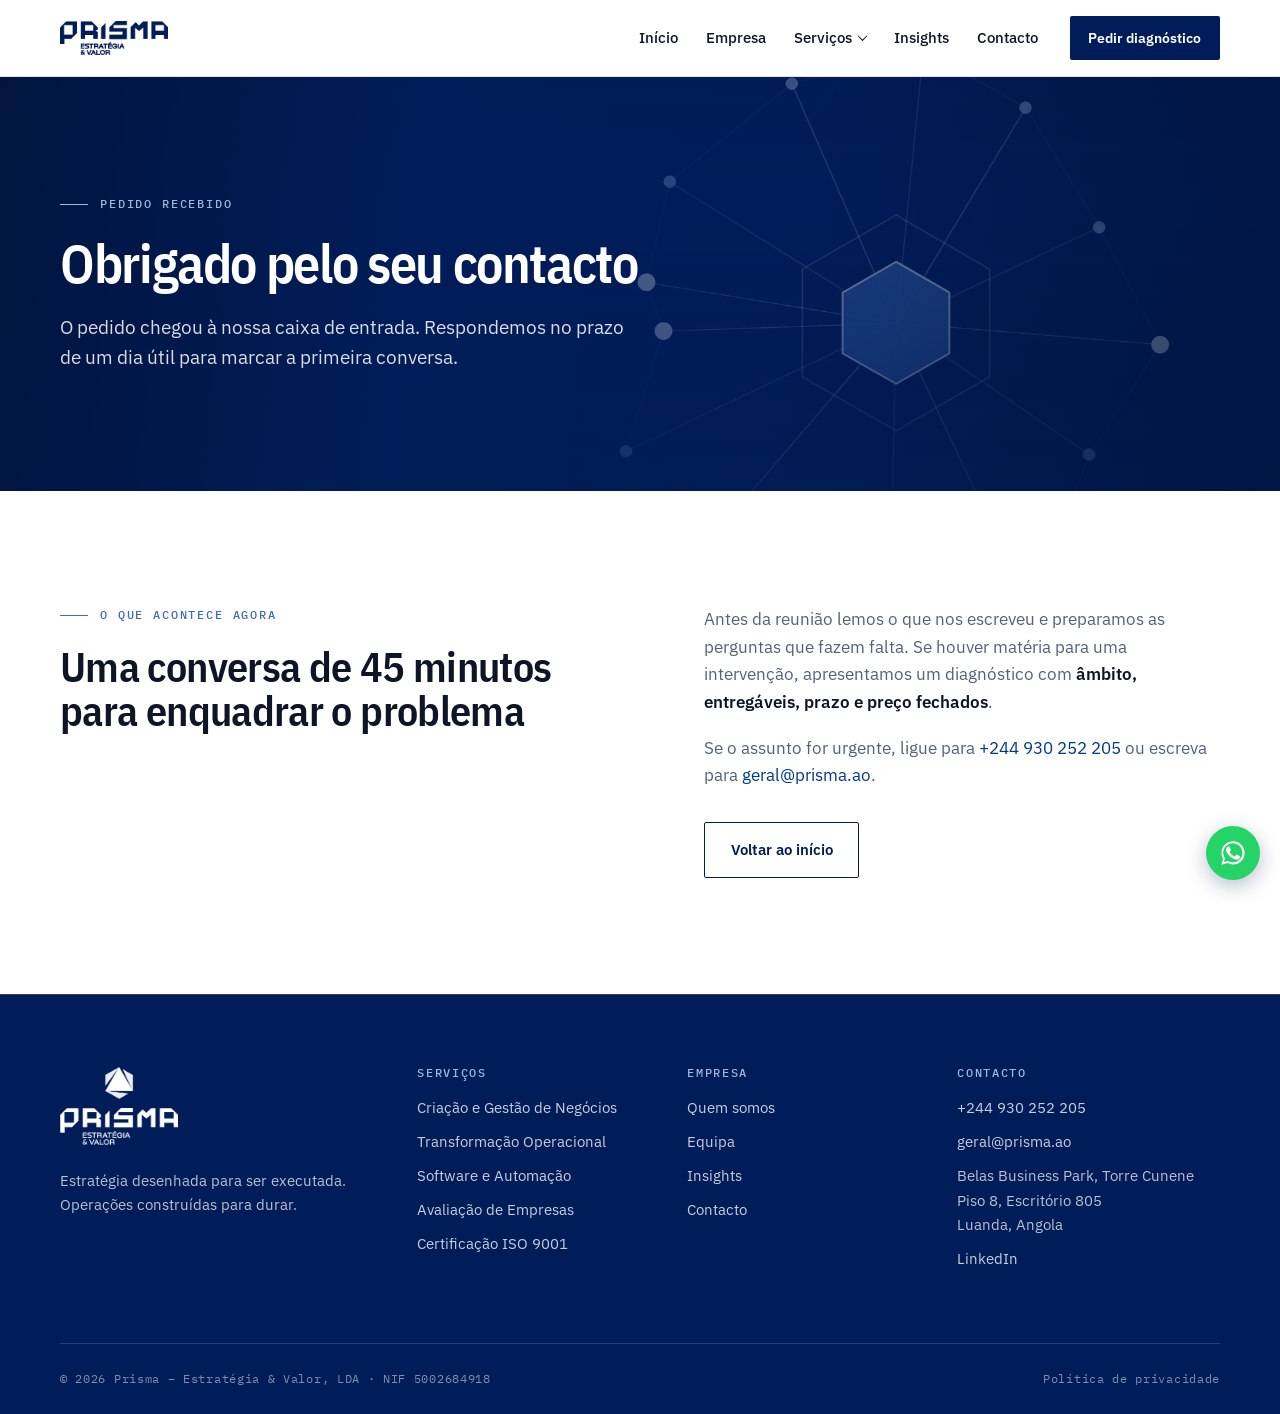
<file: obrigado.html>
<!DOCTYPE html>
<html lang="pt-PT">
<head>
<meta charset="utf-8">
<meta name="viewport" content="width=device-width, initial-scale=1">
<title>Pedido recebido | Prisma – Estratégia & Valor</title>
<meta name="description" content="O seu pedido de diagnóstico foi recebido. Respondemos no prazo de um dia útil.">
<link rel="canonical" href="https://prisma.ao/obrigado.html">
<meta name="robots" content="index, follow, max-image-preview:large">
<meta name="author" content="Prisma – Estratégia &amp; Valor, LDA">
<meta name="geo.region" content="AO-LUA">
<meta name="geo.placename" content="Luanda">
<link rel="alternate" hreflang="pt-AO" href="https://prisma.ao/obrigado.html">
<link rel="alternate" hreflang="x-default" href="https://prisma.ao/obrigado.html">
<meta property="og:type" content="website">
<meta property="og:site_name" content="Prisma – Estratégia &amp; Valor">
<meta property="og:title" content="Pedido recebido">
<meta property="og:description" content="O seu pedido de diagnóstico foi recebido. Respondemos no prazo de um dia útil.">
<meta property="og:url" content="https://prisma.ao/obrigado.html">
<meta property="og:locale" content="pt_PT">
<meta property="og:image" content="https://prisma.ao/assets/img/og-prisma.jpg">
<meta property="og:image:width" content="1200">
<meta property="og:image:height" content="630">
<meta property="og:image:alt" content="Prisma – Estratégia &amp; Valor. Construímos negócios. Operamos crescimento.">
<meta name="twitter:card" content="summary_large_image">
<meta name="twitter:title" content="Pedido recebido">
<meta name="twitter:description" content="O seu pedido de diagnóstico foi recebido. Respondemos no prazo de um dia útil.">
<meta name="twitter:image" content="https://prisma.ao/assets/img/og-prisma.jpg">
<meta name="theme-color" content="#001d59">
<link rel="icon" type="image/png" sizes="32x32" href="assets/img/favicon-32.png">
<link rel="apple-touch-icon" href="assets/img/favicon.png">
<link rel="preconnect" href="https://fonts.googleapis.com">
<link rel="preconnect" href="https://fonts.gstatic.com" crossorigin>
<link rel="stylesheet" href="https://fonts.googleapis.com/css2?family=IBM+Plex+Mono:wght@400;500&family=IBM+Plex+Sans+Condensed:wght@500;600;700&family=IBM+Plex+Sans:wght@400;500;600;700&display=swap">
<link rel="stylesheet" href="assets/css/style.css">
<script type="application/ld+json">
{
  "@context": "https://schema.org",
  "@graph": [
    {
      "@type": ["Organization", "ProfessionalService"],
      "@id": "https://prisma.ao/#organizacao",
      "name": "Prisma – Estratégia & Valor",
      "legalName": "Prisma – Estratégia & Valor, LDA",
      "alternateName": "Prisma Consultoria",
      "url": "https://prisma.ao/",
      "logo": "https://prisma.ao/assets/img/favicon.png",
      "image": "https://prisma.ao/assets/img/og-prisma.jpg",
      "description": "Consultoria angolana de estratégia e operações: criação e gestão de negócios, transformação operacional lean, software à medida e automação de processos, e avaliação de empresas.",
      "email": "geral@prisma.ao",
      "telephone": "+244930252205",
      "taxID": "5002684918",
      "foundingDate": "2023",
      "address": {
        "@type": "PostalAddress",
        "streetAddress": "Belas Business Park, Torre Cunene, Piso 8, Escritório 805",
        "addressLocality": "Luanda",
        "addressCountry": "AO"
      },
      "areaServed": [
        { "@type": "Country", "name": "Angola" },
        { "@type": "Place", "name": "África Austral" }
      ],
      "founder": [
        { "@type": "Person", "name": "Diogo Silva", "jobTitle": "Sócio fundador e director geral" },
        { "@type": "Person", "name": "Filipe Reis", "jobTitle": "Sócio fundador e director financeiro" }
      ],
      "knowsAbout": [
        "Excelência operacional", "Lean", "Kaizen", "Melhoria contínua",
        "Produtividade industrial", "Gestão da mudança", "ISO 9001",
        "Automação de processos", "Software à medida", "Inteligência artificial aplicada",
        "Avaliação de empresas", "Estudos de viabilidade", "Due diligence"
      ],
      "hasOfferCatalog": {
        "@type": "OfferCatalog",
        "name": "Serviços Prisma",
        "itemListElement": [
          { "@type": "Offer", "itemOffered": { "@type": "Service", "name": "Criação e gestão de negócios", "url": "https://prisma.ao/criacao-e-gestao-de-negocios.html" } },
          { "@type": "Offer", "itemOffered": { "@type": "Service", "name": "Transformação operacional", "url": "https://prisma.ao/transformacao-operacional.html" } },
          { "@type": "Offer", "itemOffered": { "@type": "Service", "name": "Software à medida e automação de processos", "url": "https://prisma.ao/software-e-automacao.html" } },
          { "@type": "Offer", "itemOffered": { "@type": "Service", "name": "Avaliação de empresas", "url": "https://prisma.ao/avaliacao-de-empresas.html" } }
        ]
      }
    },
    {
      "@type": "WebSite",
      "@id": "https://prisma.ao/#site",
      "url": "https://prisma.ao/",
      "name": "Prisma – Estratégia & Valor",
      "inLanguage": "pt-PT",
      "publisher": { "@id": "https://prisma.ao/#organizacao" }
    },
    {
      "@type": "WebPage",
      "@id": "https://prisma.ao/obrigado.html#pagina",
      "url": "https://prisma.ao/obrigado.html",
      "name": "Pedido recebido",
      "description": "O seu pedido de diagnóstico foi recebido. Respondemos no prazo de um dia útil.",
      "inLanguage": "pt-PT",
      "isPartOf": { "@id": "https://prisma.ao/#site" },
      "about": { "@id": "https://prisma.ao/#organizacao" }
    }
  ]
}
</script>
<!-- Google tag (gtag.js) -->
<script async src="https://www.googletagmanager.com/gtag/js?id=G-28K2XWMRJY"></script>
<script>
  window.dataLayer = window.dataLayer || [];
  function gtag(){dataLayer.push(arguments);}
  gtag('js', new Date());

  gtag('config', 'G-28K2XWMRJY');
</script>
</head>
<body>
<a class="skip" href="#main">Saltar para o conteúdo</a>

<header class="site-header">
  <div class="wrap header-inner">
    <a class="brand" href="index.html" aria-label="Prisma – Estratégia &amp; Valor, página inicial">
      <img src="assets/img/prisma-wordmark-navy.png" alt="Prisma – Estratégia &amp; Valor, consultoria de estratégia e operações em Luanda" width="292" height="92">
    </a>
    <button class="nav-toggle" aria-expanded="false" aria-controls="nav" aria-label="Abrir menu"><span></span></button>
    <nav class="nav" id="nav" aria-label="Navegação principal">
      <ul>
        <li><a href="index.html">Início</a></li>
        <li><a href="empresa.html">Empresa</a></li>
        <li class="has-sub">
          <button class="sub-toggle" aria-expanded="false" aria-controls="sub-servicos">Serviços<span class="chev" aria-hidden="true"></span></button>
          <ul class="sub" id="sub-servicos">
            <li><a href="criacao-e-gestao-de-negocios.html"><span class="t">Criação e Gestão de Negócios</span><span class="d">Da oportunidade ao negócio a funcionar</span></a></li>
            <li><a href="transformacao-operacional.html"><span class="t">Transformação Operacional</span><span class="d">Produtividade, qualidade, custo e prazo</span></a></li>
            <li><a href="software-e-automacao.html"><span class="t">Software e Automação</span><span class="d">Processos desenhados antes de digitalizados</span></a></li>
            <li><a href="avaliacao-de-empresas.html"><span class="t">Avaliação de Empresas</span><span class="d">Quanto vale, quanto pode valer</span></a></li>
          </ul>
        </li>
        <li><a href="insights.html">Insights</a></li>
        <li><a href="contacto.html">Contacto</a></li>
      </ul>
    </nav>
    <!-- Selector de idioma: reactivar quando a versao /en/ estiver publicada.
    <div class="lang" aria-label="Idioma">
      <a href="#" aria-current="true">PT</a><span aria-hidden="true">/</span><a href="en/obrigado.html">EN</a>
    </div>
    -->
    <a class="btn btn-primary btn-sm header-cta" href="contacto.html">Pedir diagnóstico</a>
  </div>
</header>

<main id="main">

  <section class="page-hero has-photo" style="background-image:url('assets/img/hero-contacto.jpg')">
    <div class="wrap">
      <div class="page-hero-inner">
        <p class="eyebrow" style="color:var(--brand-300)">Pedido recebido</p>
        <h1>Obrigado pelo seu contacto</h1>
        <p class="lead">O pedido chegou à nossa caixa de entrada. Respondemos no prazo de um dia útil para marcar a primeira conversa.</p>
      </div>
    </div>
  </section>

  <section class="section">
    <div class="wrap statement reveal">
      <div>
        <p class="eyebrow">O que acontece agora</p>
        <h2>Uma conversa de 45 minutos para enquadrar o problema</h2>
      </div>
      <div class="body">
        <p>Antes da reunião lemos o que nos escreveu e preparamos as perguntas que fazem falta. Se houver matéria para uma intervenção, apresentamos um diagnóstico com <strong>âmbito, entregáveis, prazo e preço fechados</strong>.</p>
        <p>Se o assunto for urgente, ligue para <a href="tel:+244930252205">+244 930 252 205</a> ou escreva para <a href="mailto:geral@prisma.ao">geral@prisma.ao</a>.</p>
        <p style="margin-top:2rem"><a class="btn btn-outline" href="index.html">Voltar ao início</a></p>
      </div>
    </div>
  </section>

</main>

<footer class="site-footer">
  <div class="wrap">
    <div class="footer-grid">
      <div>
        <img src="assets/img/prisma-logo-white.png" alt="Prisma – Estratégia &amp; Valor" width="292" height="193">
        <p>Estratégia desenhada para ser executada. Operações construídas para durar.</p>
      </div>
      <div>
        <h4>Serviços</h4>
        <ul>
          <li><a href="criacao-e-gestao-de-negocios.html">Criação e Gestão de Negócios</a></li>
          <li><a href="transformacao-operacional.html">Transformação Operacional</a></li>
          <li><a href="software-e-automacao.html">Software e Automação</a></li>
          <li><a href="avaliacao-de-empresas.html">Avaliação de Empresas</a></li>
          <li><a href="transformacao-operacional.html#iso">Certificação ISO 9001</a></li>
        </ul>
      </div>
      <div>
        <h4>Empresa</h4>
        <ul>
          <li><a href="empresa.html">Quem somos</a></li>
          <li><a href="empresa.html#equipa">Equipa</a></li>
          <li><a href="insights.html">Insights</a></li>
          <li><a href="contacto.html">Contacto</a></li>
        </ul>
      </div>
      <div>
        <h4>Contacto</h4>
        <ul>
          <li><a href="tel:+244930252205">+244 930 252 205</a></li>
          <li><a href="mailto:geral@prisma.ao">geral@prisma.ao</a></li>
          <li>Belas Business Park, Torre Cunene<br>Piso 8, Escritório 805<br>Luanda, Angola</li>
          <li><a href="https://www.linkedin.com/company/prisma-estrategia-valor" target="_blank" rel="noopener">LinkedIn</a></li>
        </ul>
      </div>
    </div>
    <div class="footer-bottom">
      <span>© 2026 Prisma – Estratégia &amp; Valor, LDA · NIF 5002684918</span>
      <span><a href="politica-privacidade.html">Política de privacidade</a></span>
    </div>
  </div>
</footer>

<a class="wa" href="https://wa.me/244930252205" target="_blank" rel="noopener" aria-label="Falar connosco por WhatsApp">
  <svg viewBox="0 0 24 24" aria-hidden="true"><path d="M17.47 14.38c-.3-.15-1.75-.86-2.02-.96-.27-.1-.47-.15-.67.15-.2.3-.77.96-.94 1.16-.17.2-.35.22-.65.07-.3-.15-1.25-.46-2.38-1.47-.88-.78-1.47-1.75-1.64-2.05-.17-.3-.02-.46.13-.6.13-.13.3-.35.45-.52.15-.17.2-.3.3-.5.1-.2.05-.37-.02-.52-.08-.15-.67-1.6-.92-2.2-.24-.58-.49-.5-.67-.51h-.57c-.2 0-.52.07-.8.37-.27.3-1.04 1.02-1.04 2.48 0 1.46 1.07 2.88 1.22 3.08.15.2 2.1 3.2 5.08 4.49.71.3 1.26.49 1.69.63.71.22 1.36.19 1.87.12.57-.09 1.75-.72 2-1.41.25-.7.25-1.29.17-1.41-.07-.13-.27-.2-.57-.35zM12.04 2C6.58 2 2.13 6.45 2.13 11.91c0 1.75.46 3.45 1.32 4.95L2 22l5.25-1.38c1.45.79 3.08 1.21 4.79 1.21h.01c5.46 0 9.91-4.45 9.91-9.91 0-2.65-1.03-5.14-2.9-7.01A9.82 9.82 0 0 0 12.04 2zm0 18.13h-.01c-1.52 0-3.02-.41-4.32-1.18l-.31-.18-3.21.84.86-3.13-.2-.32a8.18 8.18 0 0 1-1.26-4.38c0-4.54 3.7-8.24 8.25-8.24 2.2 0 4.27.86 5.83 2.42a8.2 8.2 0 0 1 2.41 5.83c0 4.54-3.7 8.24-8.24 8.24z"/></svg>
</a>

<script src="assets/js/main.js"></script>
</body>
</html>
</file>
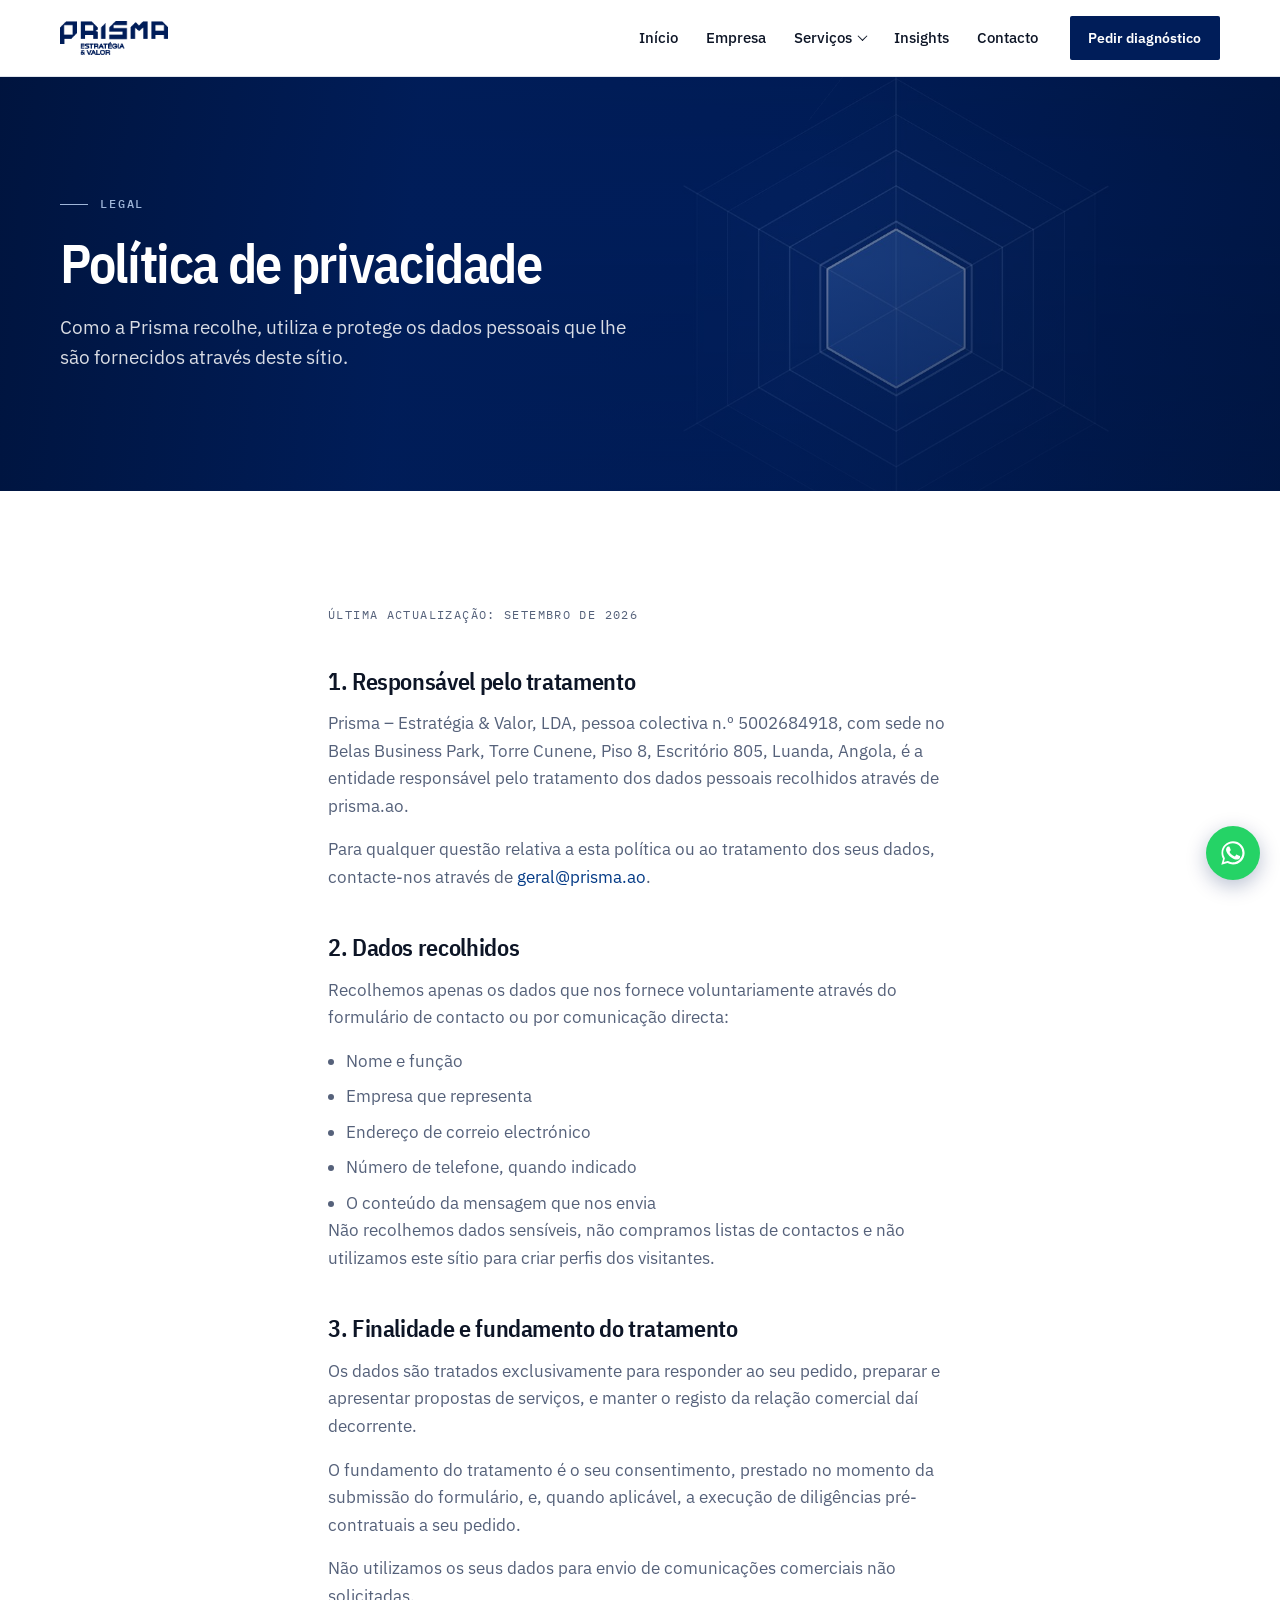
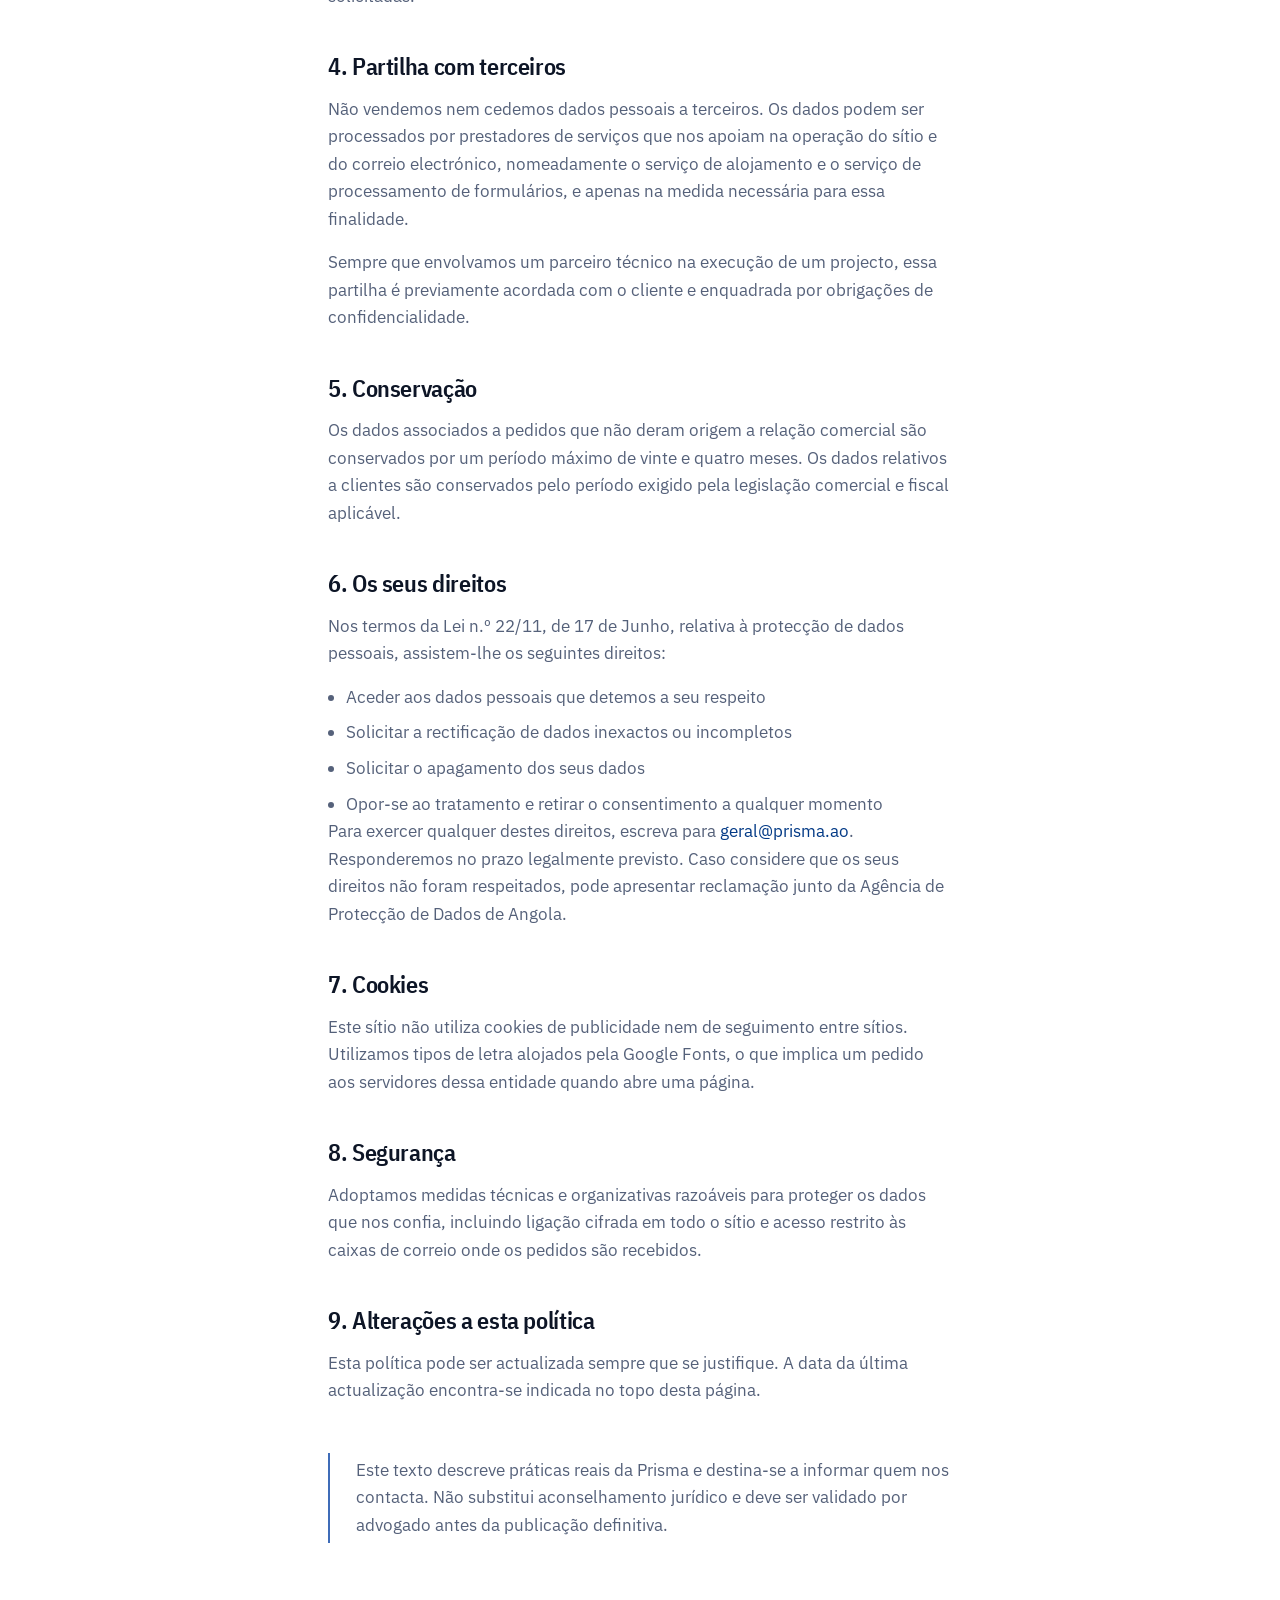
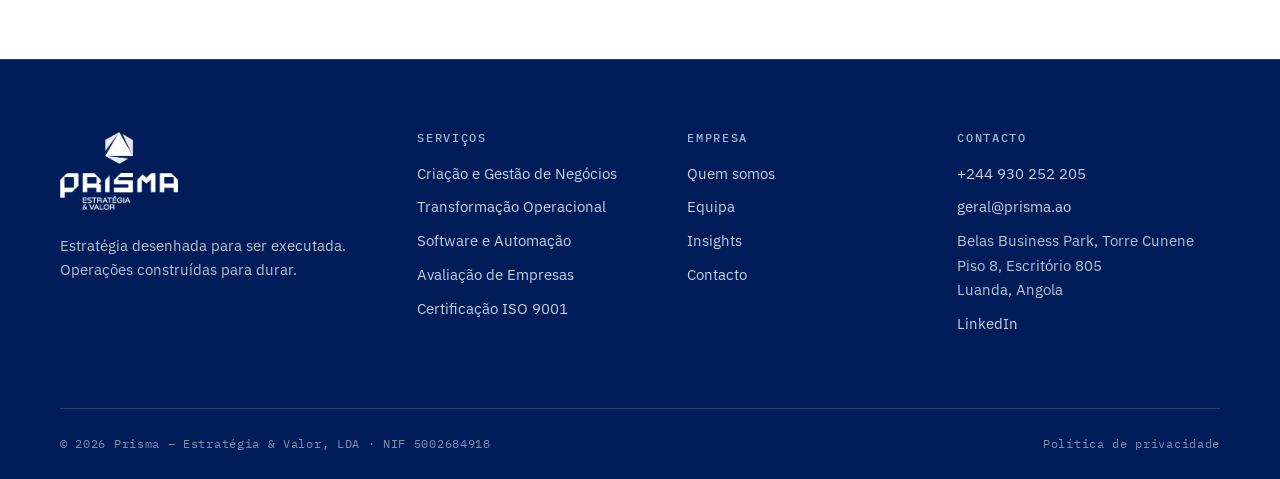
<file: politica-privacidade.html>
<!DOCTYPE html>
<html lang="pt-PT">
<head>
<meta charset="utf-8">
<meta name="viewport" content="width=device-width, initial-scale=1">
<title>Política de Privacidade | Prisma – Estratégia & Valor</title>
<meta name="description" content="Como a Prisma recolhe, utiliza e protege os dados pessoais fornecidos através de prisma.ao, nos termos da Lei n.º 22/11 de protecção de dados pessoais.">
<link rel="canonical" href="https://prisma.ao/politica-privacidade.html">
<meta name="robots" content="index, follow, max-image-preview:large">
<meta name="author" content="Prisma – Estratégia &amp; Valor, LDA">
<meta name="geo.region" content="AO-LUA">
<meta name="geo.placename" content="Luanda">
<link rel="alternate" hreflang="pt-AO" href="https://prisma.ao/politica-privacidade.html">
<link rel="alternate" hreflang="x-default" href="https://prisma.ao/politica-privacidade.html">
<meta property="og:type" content="website">
<meta property="og:site_name" content="Prisma – Estratégia &amp; Valor">
<meta property="og:title" content="Política de privacidade">
<meta property="og:description" content="Como a Prisma recolhe, utiliza e protege os dados pessoais fornecidos através de prisma.ao, nos termos da Lei n.º 22/11 de protecção de dados pessoais.">
<meta property="og:url" content="https://prisma.ao/politica-privacidade.html">
<meta property="og:locale" content="pt_PT">
<meta property="og:image" content="https://prisma.ao/assets/img/og-prisma.jpg">
<meta property="og:image:width" content="1200">
<meta property="og:image:height" content="630">
<meta property="og:image:alt" content="Prisma – Estratégia &amp; Valor. Construímos negócios. Operamos crescimento.">
<meta name="twitter:card" content="summary_large_image">
<meta name="twitter:title" content="Política de privacidade">
<meta name="twitter:description" content="Como a Prisma recolhe, utiliza e protege os dados pessoais fornecidos através de prisma.ao, nos termos da Lei n.º 22/11 de protecção de dados pessoais.">
<meta name="twitter:image" content="https://prisma.ao/assets/img/og-prisma.jpg">
<meta name="theme-color" content="#001d59">
<link rel="icon" type="image/png" sizes="32x32" href="assets/img/favicon-32.png">
<link rel="apple-touch-icon" href="assets/img/favicon.png">
<link rel="preconnect" href="https://fonts.googleapis.com">
<link rel="preconnect" href="https://fonts.gstatic.com" crossorigin>
<link rel="stylesheet" href="https://fonts.googleapis.com/css2?family=IBM+Plex+Mono:wght@400;500&family=IBM+Plex+Sans+Condensed:wght@500;600;700&family=IBM+Plex+Sans:wght@400;500;600;700&display=swap">
<link rel="stylesheet" href="assets/css/style.css">
<script type="application/ld+json">
{
  "@context": "https://schema.org",
  "@graph": [
    {
      "@type": ["Organization", "ProfessionalService"],
      "@id": "https://prisma.ao/#organizacao",
      "name": "Prisma – Estratégia & Valor",
      "legalName": "Prisma – Estratégia & Valor, LDA",
      "alternateName": "Prisma Consultoria",
      "url": "https://prisma.ao/",
      "logo": "https://prisma.ao/assets/img/favicon.png",
      "image": "https://prisma.ao/assets/img/og-prisma.jpg",
      "description": "Consultoria angolana de estratégia e operações: criação e gestão de negócios, transformação operacional lean, software à medida e automação de processos, e avaliação de empresas.",
      "email": "geral@prisma.ao",
      "telephone": "+244930252205",
      "taxID": "5002684918",
      "foundingDate": "2023",
      "address": {
        "@type": "PostalAddress",
        "streetAddress": "Belas Business Park, Torre Cunene, Piso 8, Escritório 805",
        "addressLocality": "Luanda",
        "addressCountry": "AO"
      },
      "areaServed": [
        { "@type": "Country", "name": "Angola" },
        { "@type": "Place", "name": "África Austral" }
      ],
      "founder": [
        { "@type": "Person", "name": "Diogo Silva", "jobTitle": "Sócio fundador e director geral" },
        { "@type": "Person", "name": "Filipe Reis", "jobTitle": "Sócio fundador e director financeiro" }
      ],
      "knowsAbout": [
        "Excelência operacional", "Lean", "Kaizen", "Melhoria contínua",
        "Produtividade industrial", "Gestão da mudança", "ISO 9001",
        "Automação de processos", "Software à medida", "Inteligência artificial aplicada",
        "Avaliação de empresas", "Estudos de viabilidade", "Due diligence"
      ],
      "hasOfferCatalog": {
        "@type": "OfferCatalog",
        "name": "Serviços Prisma",
        "itemListElement": [
          { "@type": "Offer", "itemOffered": { "@type": "Service", "name": "Criação e gestão de negócios", "url": "https://prisma.ao/criacao-e-gestao-de-negocios.html" } },
          { "@type": "Offer", "itemOffered": { "@type": "Service", "name": "Transformação operacional", "url": "https://prisma.ao/transformacao-operacional.html" } },
          { "@type": "Offer", "itemOffered": { "@type": "Service", "name": "Software à medida e automação de processos", "url": "https://prisma.ao/software-e-automacao.html" } },
          { "@type": "Offer", "itemOffered": { "@type": "Service", "name": "Avaliação de empresas", "url": "https://prisma.ao/avaliacao-de-empresas.html" } }
        ]
      }
    },
    {
      "@type": "WebSite",
      "@id": "https://prisma.ao/#site",
      "url": "https://prisma.ao/",
      "name": "Prisma – Estratégia & Valor",
      "inLanguage": "pt-PT",
      "publisher": { "@id": "https://prisma.ao/#organizacao" }
    },
    {
      "@type": "WebPage",
      "@id": "https://prisma.ao/politica-privacidade.html#pagina",
      "url": "https://prisma.ao/politica-privacidade.html",
      "name": "Política de privacidade",
      "description": "Como a Prisma recolhe, utiliza e protege os dados pessoais fornecidos através de prisma.ao, nos termos da Lei n.º 22/11 de protecção de dados pessoais.",
      "inLanguage": "pt-PT",
      "isPartOf": { "@id": "https://prisma.ao/#site" },
      "about": { "@id": "https://prisma.ao/#organizacao" }
    }
  ]
}
</script>
<!-- Google tag (gtag.js) -->
<script async src="https://www.googletagmanager.com/gtag/js?id=G-28K2XWMRJY"></script>
<script>
  window.dataLayer = window.dataLayer || [];
  function gtag(){dataLayer.push(arguments);}
  gtag('js', new Date());

  gtag('config', 'G-28K2XWMRJY');
</script>
</head>
<body>
<a class="skip" href="#main">Saltar para o conteúdo</a>

<header class="site-header">
  <div class="wrap header-inner">
    <a class="brand" href="index.html" aria-label="Prisma – Estratégia &amp; Valor, página inicial">
      <img src="assets/img/prisma-wordmark-navy.png" alt="Prisma – Estratégia &amp; Valor, consultoria de estratégia e operações em Luanda" width="292" height="92">
    </a>
    <button class="nav-toggle" aria-expanded="false" aria-controls="nav" aria-label="Abrir menu"><span></span></button>
    <nav class="nav" id="nav" aria-label="Navegação principal">
      <ul>
        <li><a href="index.html">Início</a></li>
        <li><a href="empresa.html">Empresa</a></li>
        <li class="has-sub">
          <button class="sub-toggle" aria-expanded="false" aria-controls="sub-servicos">Serviços<span class="chev" aria-hidden="true"></span></button>
          <ul class="sub" id="sub-servicos">
            <li><a href="criacao-e-gestao-de-negocios.html"><span class="t">Criação e Gestão de Negócios</span><span class="d">Da oportunidade ao negócio a funcionar</span></a></li>
            <li><a href="transformacao-operacional.html"><span class="t">Transformação Operacional</span><span class="d">Produtividade, qualidade, custo e prazo</span></a></li>
            <li><a href="software-e-automacao.html"><span class="t">Software e Automação</span><span class="d">Processos desenhados antes de digitalizados</span></a></li>
            <li><a href="avaliacao-de-empresas.html"><span class="t">Avaliação de Empresas</span><span class="d">Quanto vale, quanto pode valer</span></a></li>
          </ul>
        </li>
        <li><a href="insights.html">Insights</a></li>
        <li><a href="contacto.html">Contacto</a></li>
      </ul>
    </nav>
    <!-- Selector de idioma: reactivar quando a versao /en/ estiver publicada.
    <div class="lang" aria-label="Idioma">
      <a href="#" aria-current="true">PT</a><span aria-hidden="true">/</span><a href="en/politica-privacidade.html">EN</a>
    </div>
    -->
    <a class="btn btn-primary btn-sm header-cta" href="contacto.html">Pedir diagnóstico</a>
  </div>
</header>

<main id="main">

  <section class="page-hero has-photo" style="background-image:url('assets/img/hero-privacidade.jpg')">
    <div class="wrap">
      <div class="page-hero-inner">
        <p class="eyebrow" style="color:var(--brand-300)">Legal</p>
        <h1>Política de privacidade</h1>
        <p class="lead">Como a Prisma recolhe, utiliza e protege os dados pessoais que lhe são fornecidos através deste sítio.</p>
      </div>
    </div>
  </section>

  <section class="section">
    <div class="wrap legal reveal">
      <p class="updated">Última actualização: Setembro de 2026</p>

      <h2>1. Responsável pelo tratamento</h2>
      <p>Prisma – Estratégia &amp; Valor, LDA, pessoa colectiva n.º 5002684918, com sede no Belas Business Park, Torre Cunene, Piso 8, Escritório 805, Luanda, Angola, é a entidade responsável pelo tratamento dos dados pessoais recolhidos através de prisma.ao.</p>
      <p>Para qualquer questão relativa a esta política ou ao tratamento dos seus dados, contacte-nos através de <a href="mailto:geral@prisma.ao">geral@prisma.ao</a>.</p>

      <h2>2. Dados recolhidos</h2>
      <p>Recolhemos apenas os dados que nos fornece voluntariamente através do formulário de contacto ou por comunicação directa:</p>
      <ul>
        <li>Nome e função</li>
        <li>Empresa que representa</li>
        <li>Endereço de correio electrónico</li>
        <li>Número de telefone, quando indicado</li>
        <li>O conteúdo da mensagem que nos envia</li>
      </ul>
      <p>Não recolhemos dados sensíveis, não compramos listas de contactos e não utilizamos este sítio para criar perfis dos visitantes.</p>

      <h2>3. Finalidade e fundamento do tratamento</h2>
      <p>Os dados são tratados exclusivamente para responder ao seu pedido, preparar e apresentar propostas de serviços, e manter o registo da relação comercial daí decorrente.</p>
      <p>O fundamento do tratamento é o seu consentimento, prestado no momento da submissão do formulário, e, quando aplicável, a execução de diligências pré-contratuais a seu pedido.</p>
      <p>Não utilizamos os seus dados para envio de comunicações comerciais não solicitadas.</p>

      <h2>4. Partilha com terceiros</h2>
      <p>Não vendemos nem cedemos dados pessoais a terceiros. Os dados podem ser processados por prestadores de serviços que nos apoiam na operação do sítio e do correio electrónico, nomeadamente o serviço de alojamento e o serviço de processamento de formulários, e apenas na medida necessária para essa finalidade.</p>
      <p>Sempre que envolvamos um parceiro técnico na execução de um projecto, essa partilha é previamente acordada com o cliente e enquadrada por obrigações de confidencialidade.</p>

      <h2>5. Conservação</h2>
      <p>Os dados associados a pedidos que não deram origem a relação comercial são conservados por um período máximo de vinte e quatro meses. Os dados relativos a clientes são conservados pelo período exigido pela legislação comercial e fiscal aplicável.</p>

      <h2>6. Os seus direitos</h2>
      <p>Nos termos da Lei n.º 22/11, de 17 de Junho, relativa à protecção de dados pessoais, assistem-lhe os seguintes direitos:</p>
      <ul>
        <li>Aceder aos dados pessoais que detemos a seu respeito</li>
        <li>Solicitar a rectificação de dados inexactos ou incompletos</li>
        <li>Solicitar o apagamento dos seus dados</li>
        <li>Opor-se ao tratamento e retirar o consentimento a qualquer momento</li>
      </ul>
      <p>Para exercer qualquer destes direitos, escreva para <a href="mailto:geral@prisma.ao">geral@prisma.ao</a>. Responderemos no prazo legalmente previsto. Caso considere que os seus direitos não foram respeitados, pode apresentar reclamação junto da Agência de Protecção de Dados de Angola.</p>

      <h2>7. Cookies</h2>
      <p>Este sítio não utiliza cookies de publicidade nem de seguimento entre sítios. Utilizamos tipos de letra alojados pela Google Fonts, o que implica um pedido aos servidores dessa entidade quando abre uma página.</p>

      <h2>8. Segurança</h2>
      <p>Adoptamos medidas técnicas e organizativas razoáveis para proteger os dados que nos confia, incluindo ligação cifrada em todo o sítio e acesso restrito às caixas de correio onde os pedidos são recebidos.</p>

      <h2>9. Alterações a esta política</h2>
      <p>Esta política pode ser actualizada sempre que se justifique. A data da última actualização encontra-se indicada no topo desta página.</p>

      <div class="callout" style="margin-top:3rem">
        <p>Este texto descreve práticas reais da Prisma e destina-se a informar quem nos contacta. Não substitui aconselhamento jurídico e deve ser validado por advogado antes da publicação definitiva.</p>
      </div>
    </div>
  </section>

</main>

<footer class="site-footer">
  <div class="wrap">
    <div class="footer-grid">
      <div>
        <img src="assets/img/prisma-logo-white.png" alt="Prisma – Estratégia &amp; Valor" width="292" height="193">
        <p>Estratégia desenhada para ser executada. Operações construídas para durar.</p>
      </div>
      <div>
        <h4>Serviços</h4>
        <ul>
          <li><a href="criacao-e-gestao-de-negocios.html">Criação e Gestão de Negócios</a></li>
          <li><a href="transformacao-operacional.html">Transformação Operacional</a></li>
          <li><a href="software-e-automacao.html">Software e Automação</a></li>
          <li><a href="avaliacao-de-empresas.html">Avaliação de Empresas</a></li>
          <li><a href="transformacao-operacional.html#iso">Certificação ISO 9001</a></li>
        </ul>
      </div>
      <div>
        <h4>Empresa</h4>
        <ul>
          <li><a href="empresa.html">Quem somos</a></li>
          <li><a href="empresa.html#equipa">Equipa</a></li>
          <li><a href="insights.html">Insights</a></li>
          <li><a href="contacto.html">Contacto</a></li>
        </ul>
      </div>
      <div>
        <h4>Contacto</h4>
        <ul>
          <li><a href="tel:+244930252205">+244 930 252 205</a></li>
          <li><a href="mailto:geral@prisma.ao">geral@prisma.ao</a></li>
          <li>Belas Business Park, Torre Cunene<br>Piso 8, Escritório 805<br>Luanda, Angola</li>
          <li><a href="https://www.linkedin.com/company/prisma-estrategia-valor" target="_blank" rel="noopener">LinkedIn</a></li>
        </ul>
      </div>
    </div>
    <div class="footer-bottom">
      <span>© 2026 Prisma – Estratégia &amp; Valor, LDA · NIF 5002684918</span>
      <span><a href="politica-privacidade.html">Política de privacidade</a></span>
    </div>
  </div>
</footer>

<a class="wa" href="https://wa.me/244930252205" target="_blank" rel="noopener" aria-label="Falar connosco por WhatsApp">
  <svg viewBox="0 0 24 24" aria-hidden="true"><path d="M17.47 14.38c-.3-.15-1.75-.86-2.02-.96-.27-.1-.47-.15-.67.15-.2.3-.77.96-.94 1.16-.17.2-.35.22-.65.07-.3-.15-1.25-.46-2.38-1.47-.88-.78-1.47-1.75-1.64-2.05-.17-.3-.02-.46.13-.6.13-.13.3-.35.45-.52.15-.17.2-.3.3-.5.1-.2.05-.37-.02-.52-.08-.15-.67-1.6-.92-2.2-.24-.58-.49-.5-.67-.51h-.57c-.2 0-.52.07-.8.37-.27.3-1.04 1.02-1.04 2.48 0 1.46 1.07 2.88 1.22 3.08.15.2 2.1 3.2 5.08 4.49.71.3 1.26.49 1.69.63.71.22 1.36.19 1.87.12.57-.09 1.75-.72 2-1.41.25-.7.25-1.29.17-1.41-.07-.13-.27-.2-.57-.35zM12.04 2C6.58 2 2.13 6.45 2.13 11.91c0 1.75.46 3.45 1.32 4.95L2 22l5.25-1.38c1.45.79 3.08 1.21 4.79 1.21h.01c5.46 0 9.91-4.45 9.91-9.91 0-2.65-1.03-5.14-2.9-7.01A9.82 9.82 0 0 0 12.04 2zm0 18.13h-.01c-1.52 0-3.02-.41-4.32-1.18l-.31-.18-3.21.84.86-3.13-.2-.32a8.18 8.18 0 0 1-1.26-4.38c0-4.54 3.7-8.24 8.25-8.24 2.2 0 4.27.86 5.83 2.42a8.2 8.2 0 0 1 2.41 5.83c0 4.54-3.7 8.24-8.24 8.24z"/></svg>
</a>

<script src="assets/js/main.js"></script>
</body>
</html>
</file>
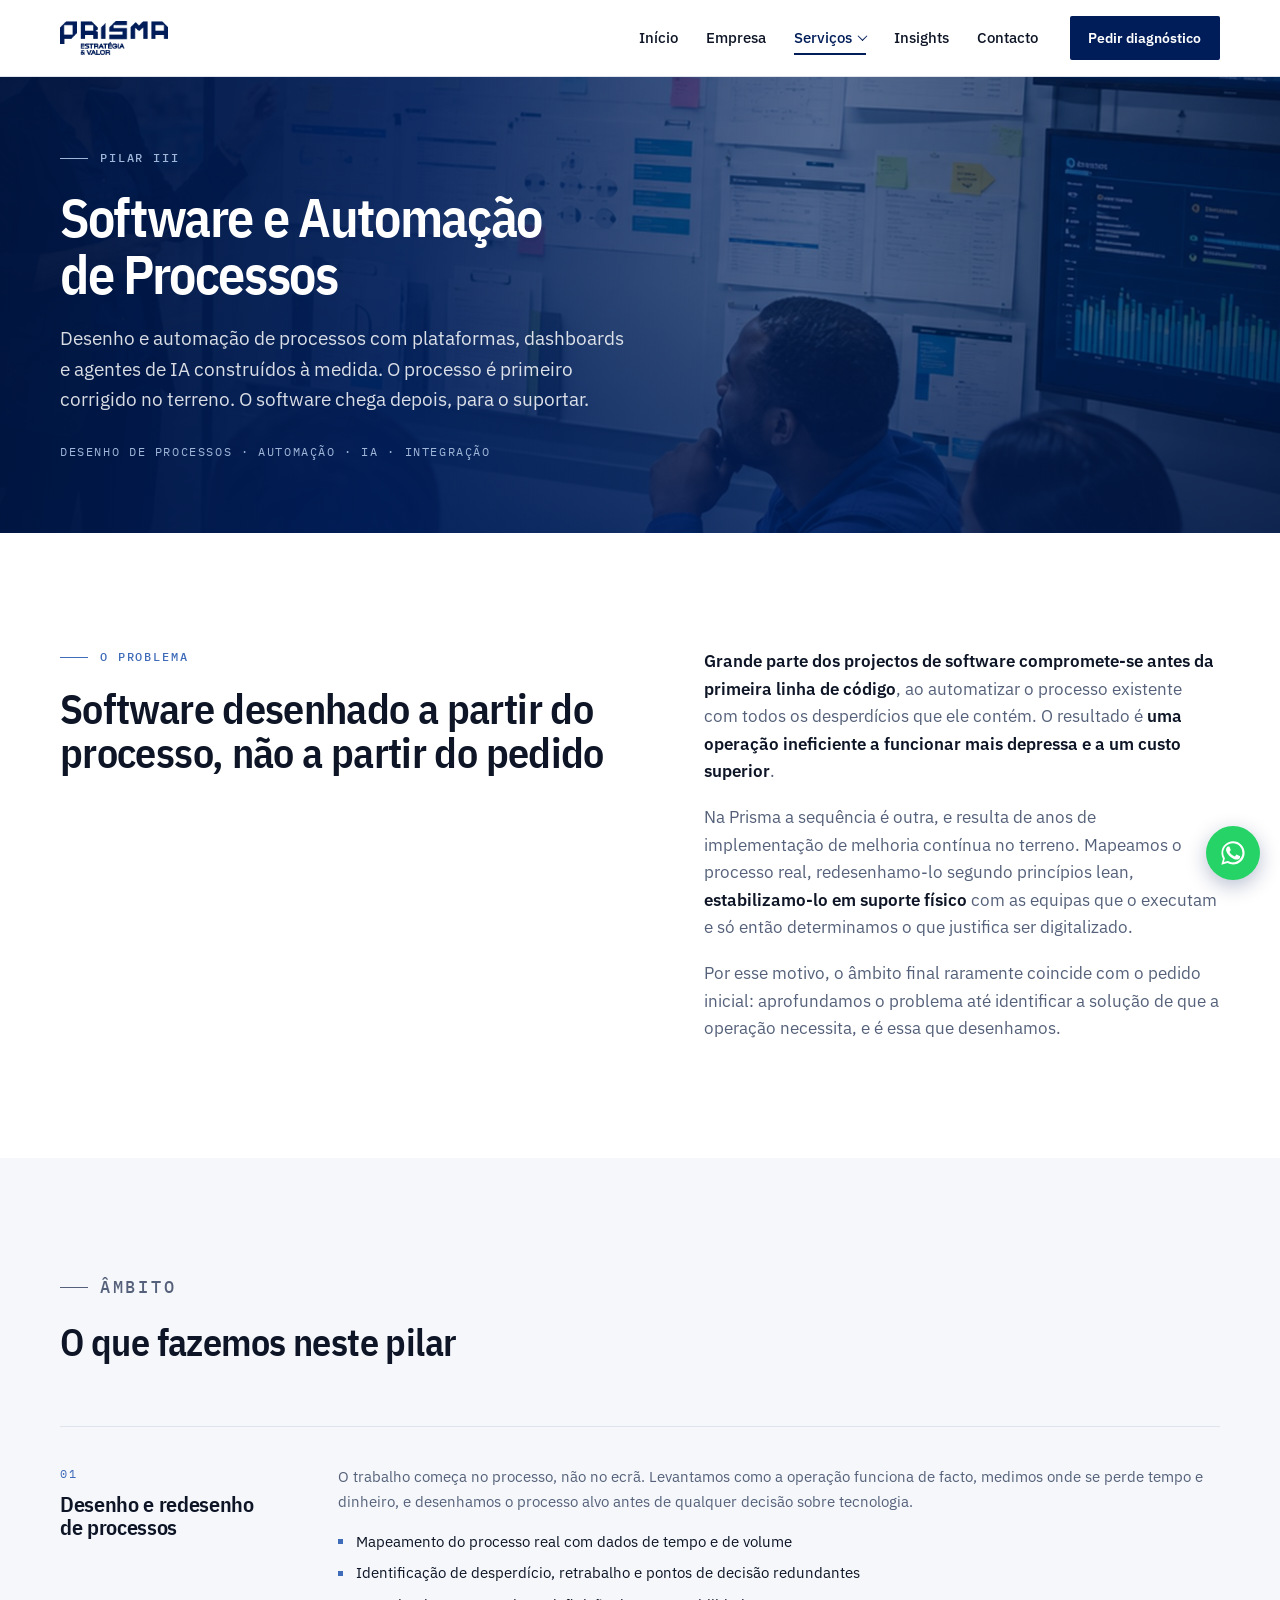
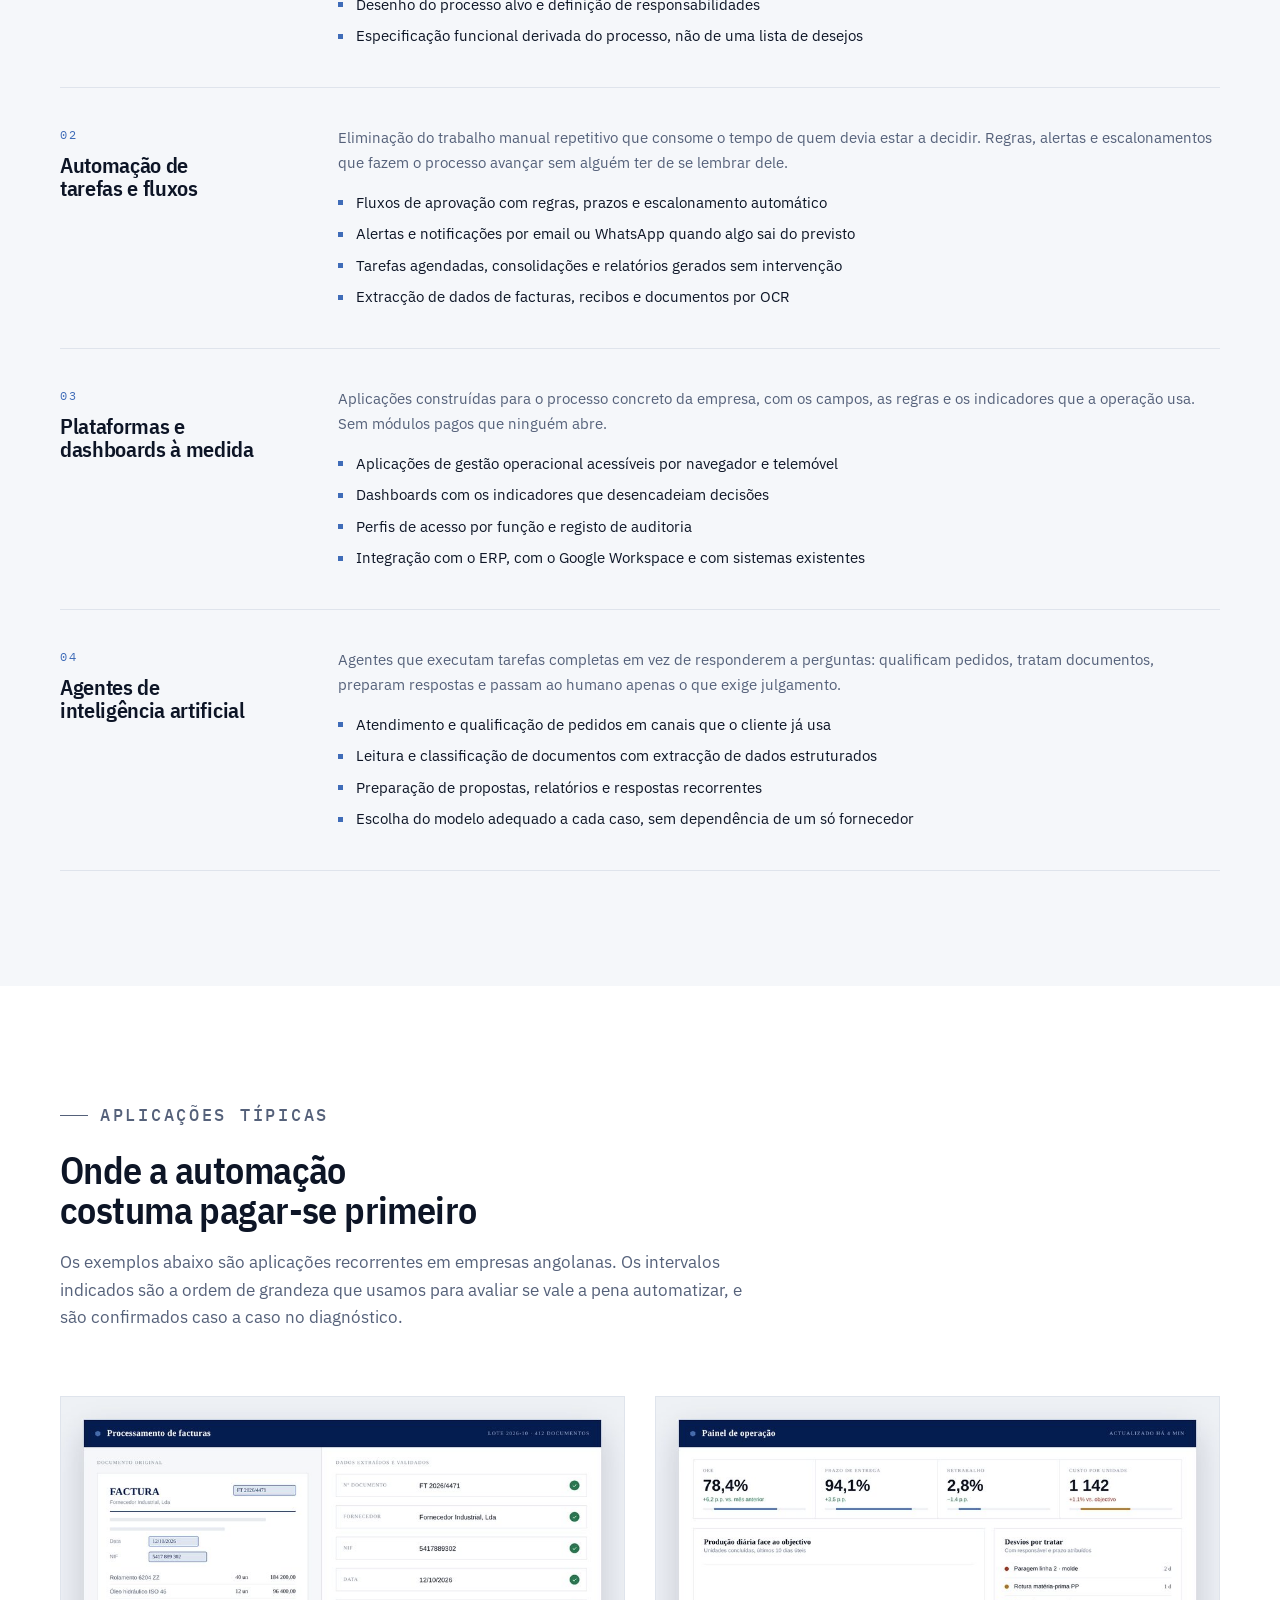
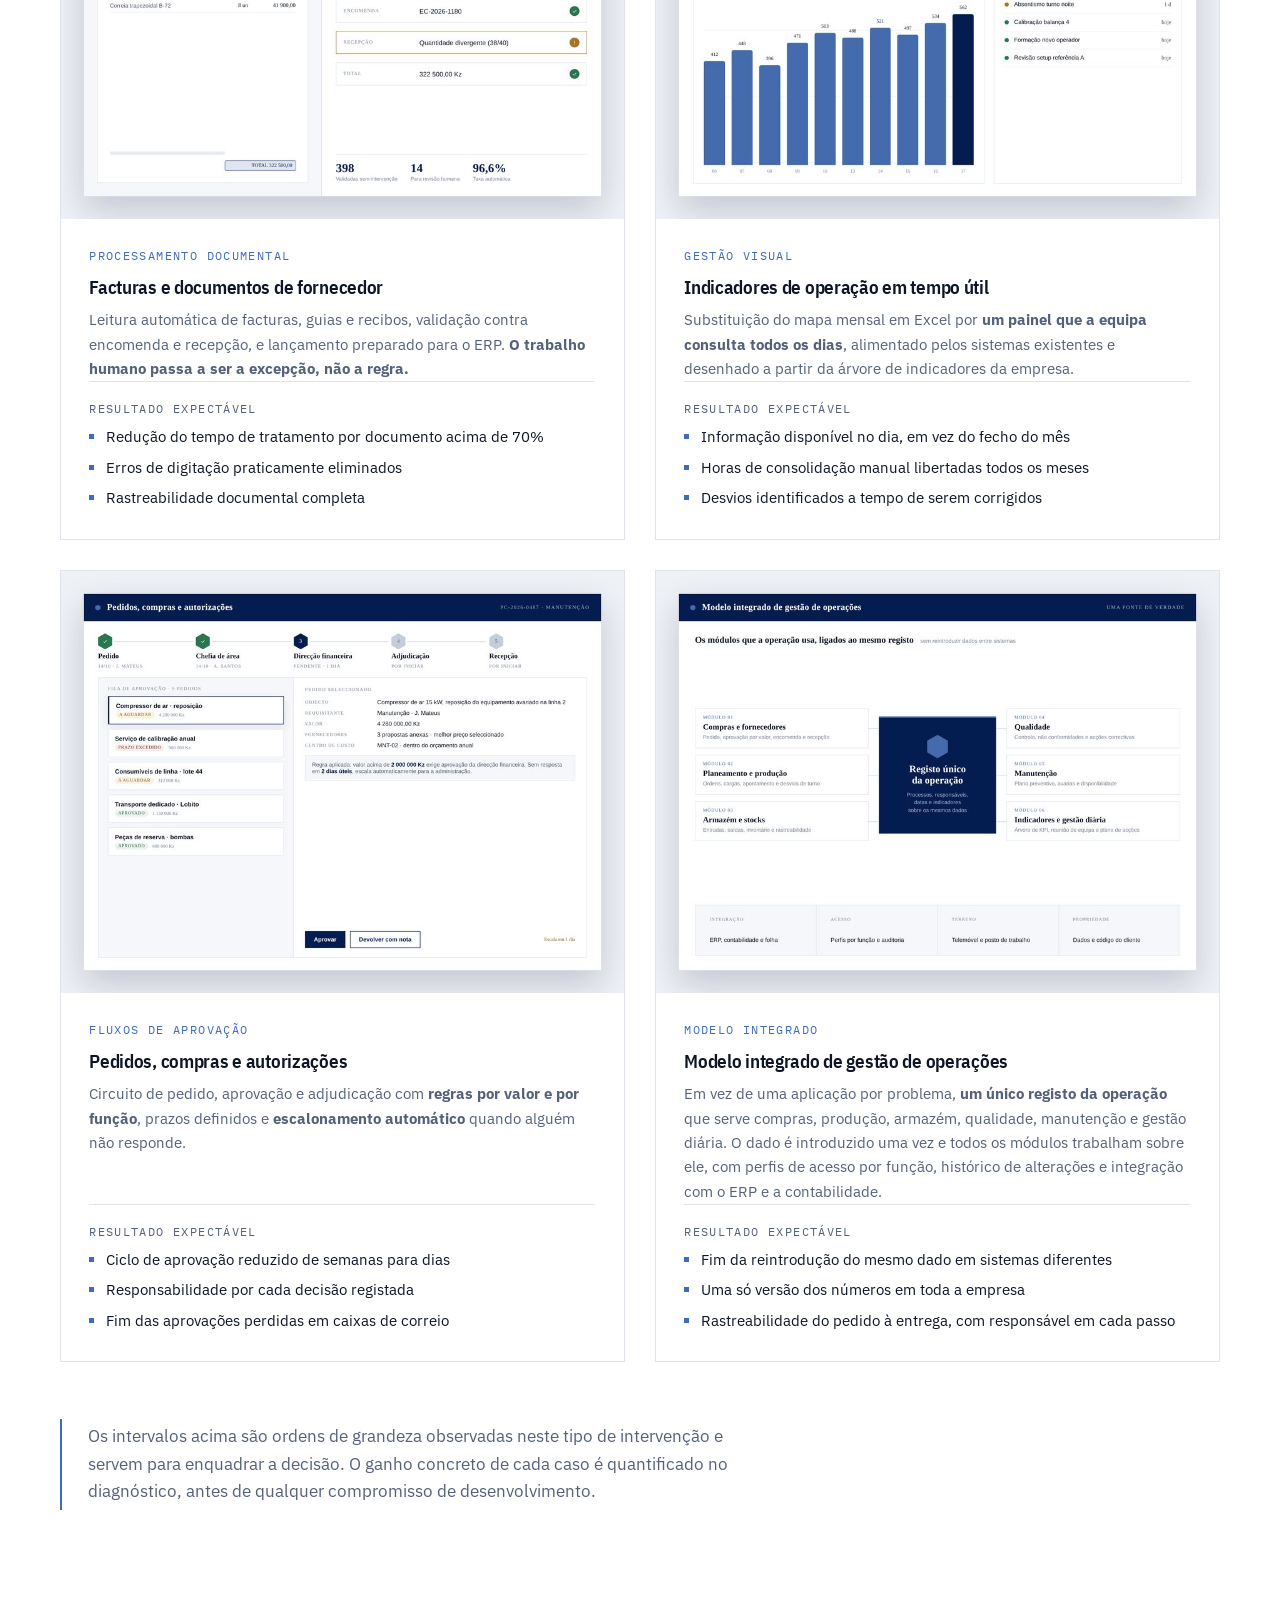
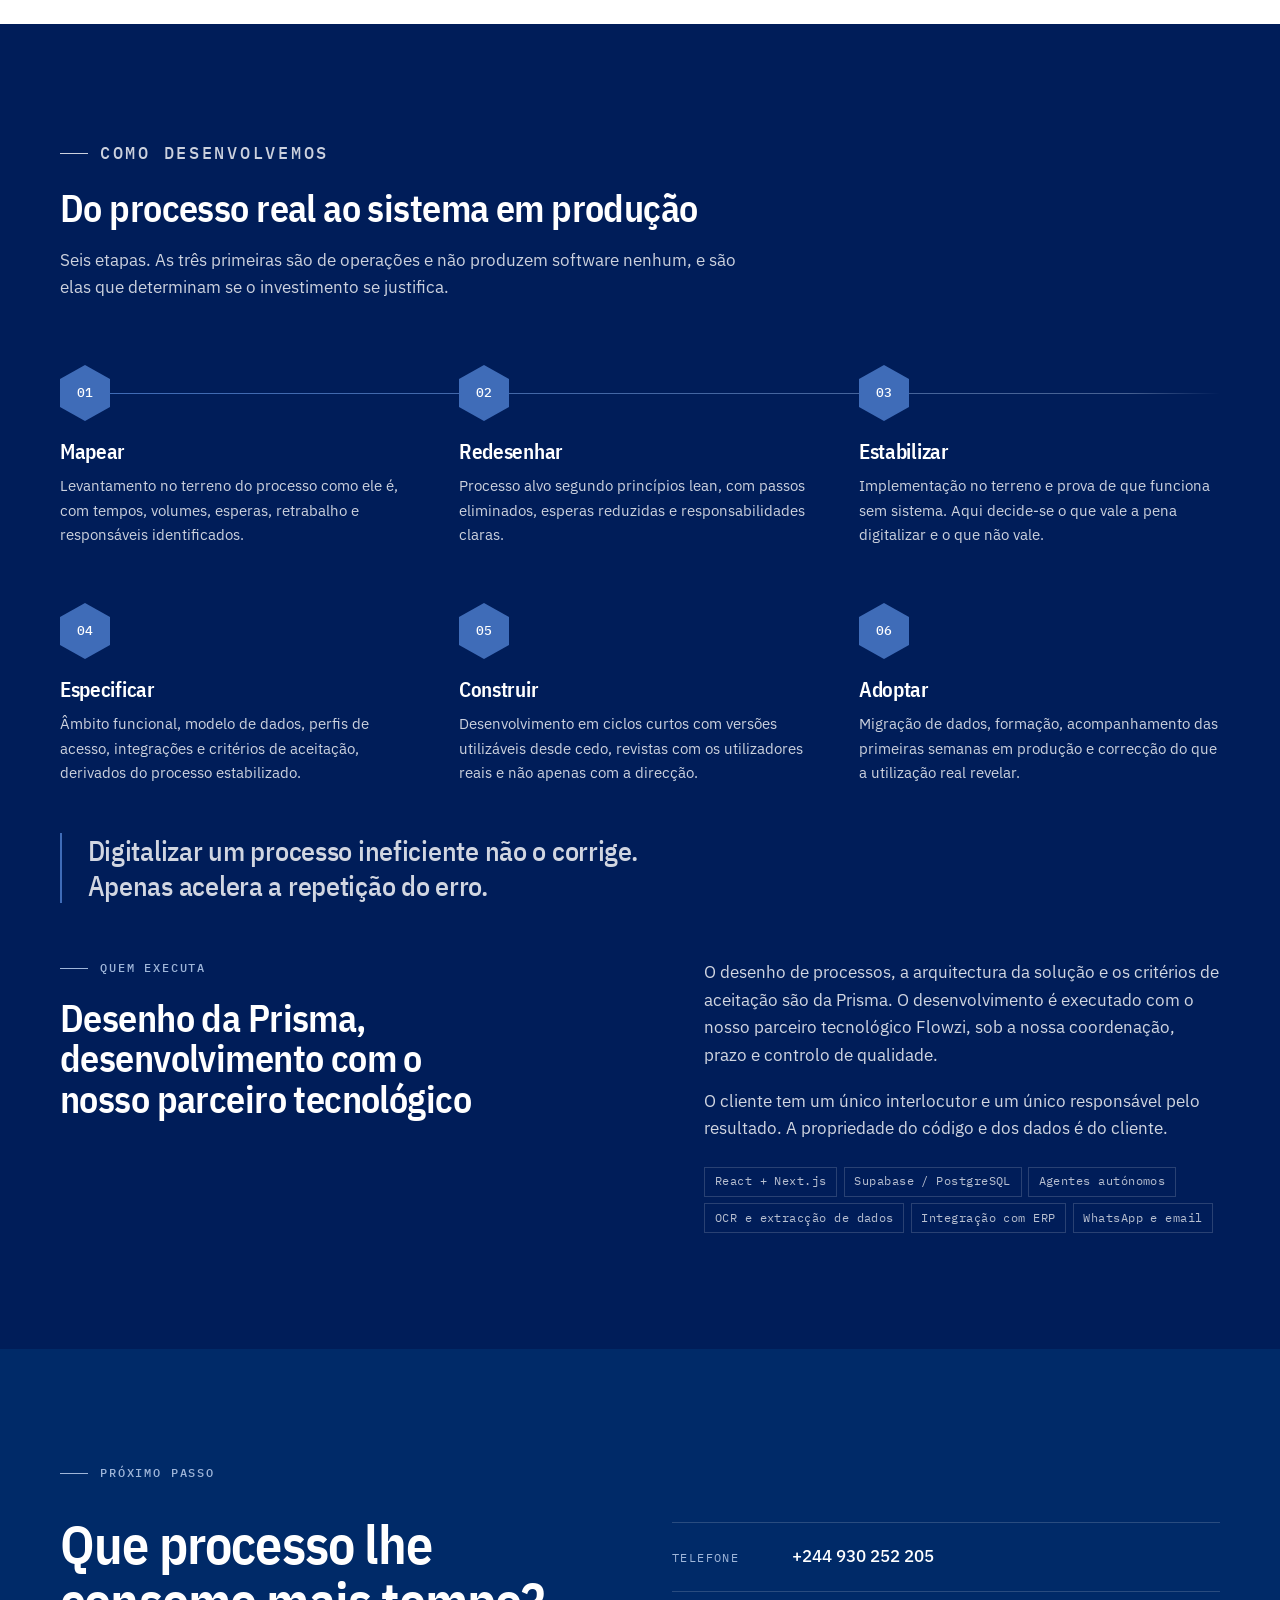
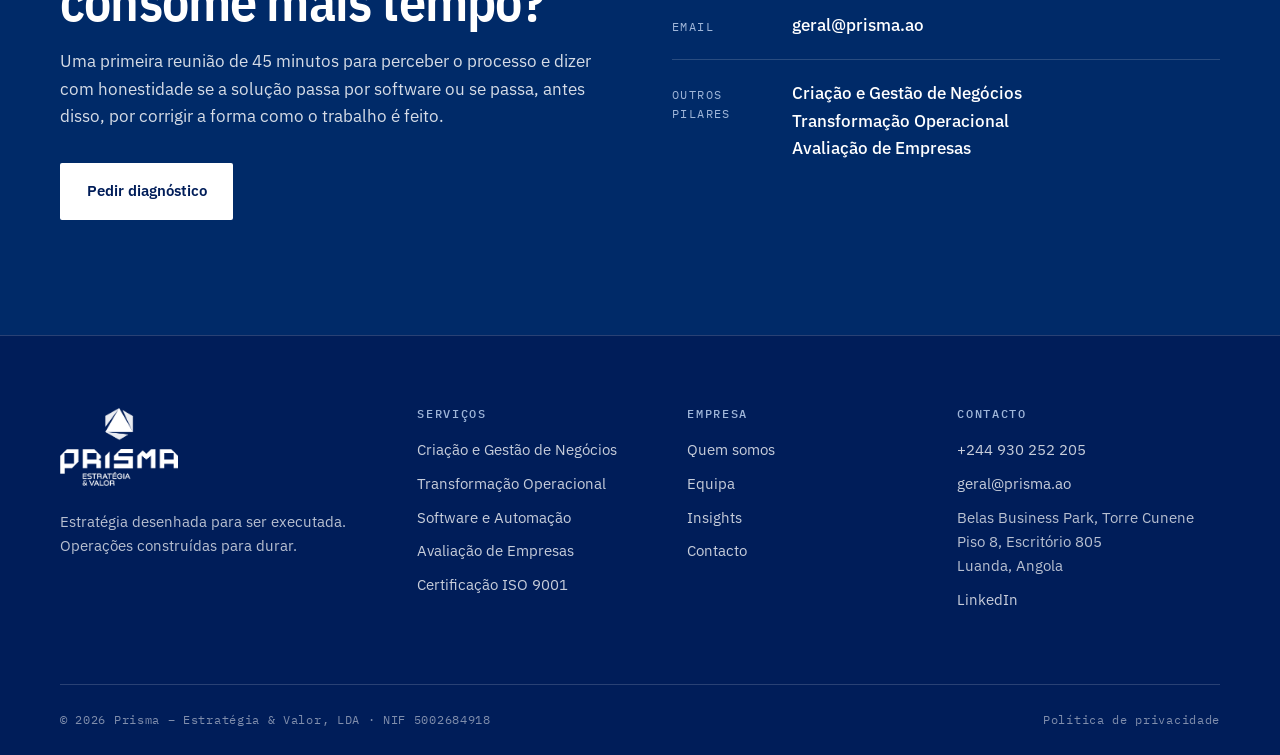
<file: software-e-automacao.html>
<!DOCTYPE html>
<html lang="pt-PT">
<head>
<meta charset="utf-8">
<meta name="viewport" content="width=device-width, initial-scale=1">
<title>Software à Medida e Automação de Processos | Prisma Angola</title>
<meta name="description" content="Desenho e automação de processos, plataformas à medida, dashboards, agentes de IA e integração com ERP. O processo é corrigido no terreno antes de ser digitalizado.">
<link rel="canonical" href="https://prisma.ao/software-e-automacao.html">
<meta name="robots" content="index, follow, max-image-preview:large">
<meta name="author" content="Prisma – Estratégia &amp; Valor, LDA">
<meta name="geo.region" content="AO-LUA">
<meta name="geo.placename" content="Luanda">
<link rel="alternate" hreflang="pt-AO" href="https://prisma.ao/software-e-automacao.html">
<link rel="alternate" hreflang="x-default" href="https://prisma.ao/software-e-automacao.html">
<meta property="og:type" content="website">
<meta property="og:site_name" content="Prisma – Estratégia &amp; Valor">
<meta property="og:title" content="Software e Automação de Processos">
<meta property="og:description" content="Desenho e automação de processos, plataformas à medida, dashboards, agentes de IA e integração com ERP. O processo é corrigido no terreno antes de ser digitalizado.">
<meta property="og:url" content="https://prisma.ao/software-e-automacao.html">
<meta property="og:locale" content="pt_PT">
<meta property="og:image" content="https://prisma.ao/assets/img/og-prisma.jpg">
<meta property="og:image:width" content="1200">
<meta property="og:image:height" content="630">
<meta property="og:image:alt" content="Prisma – Estratégia &amp; Valor. Construímos negócios. Operamos crescimento.">
<meta name="twitter:card" content="summary_large_image">
<meta name="twitter:title" content="Software e Automação de Processos">
<meta name="twitter:description" content="Desenho e automação de processos, plataformas à medida, dashboards, agentes de IA e integração com ERP. O processo é corrigido no terreno antes de ser digitalizado.">
<meta name="twitter:image" content="https://prisma.ao/assets/img/og-prisma.jpg">
<meta name="theme-color" content="#001d59">
<link rel="icon" type="image/png" sizes="32x32" href="assets/img/favicon-32.png">
<link rel="apple-touch-icon" href="assets/img/favicon.png">
<link rel="preconnect" href="https://fonts.googleapis.com">
<link rel="preconnect" href="https://fonts.gstatic.com" crossorigin>
<link rel="stylesheet" href="https://fonts.googleapis.com/css2?family=IBM+Plex+Mono:wght@400;500&family=IBM+Plex+Sans+Condensed:wght@500;600;700&family=IBM+Plex+Sans:wght@400;500;600;700&display=swap">
<link rel="stylesheet" href="assets/css/style.css">
<script type="application/ld+json">
{
  "@context": "https://schema.org",
  "@graph": [
    {
      "@type": ["Organization", "ProfessionalService"],
      "@id": "https://prisma.ao/#organizacao",
      "name": "Prisma – Estratégia & Valor",
      "legalName": "Prisma – Estratégia & Valor, LDA",
      "alternateName": "Prisma Consultoria",
      "url": "https://prisma.ao/",
      "logo": "https://prisma.ao/assets/img/favicon.png",
      "image": "https://prisma.ao/assets/img/og-prisma.jpg",
      "description": "Consultoria angolana de estratégia e operações: criação e gestão de negócios, transformação operacional lean, software à medida e automação de processos, e avaliação de empresas.",
      "email": "geral@prisma.ao",
      "telephone": "+244930252205",
      "taxID": "5002684918",
      "foundingDate": "2023",
      "address": {
        "@type": "PostalAddress",
        "streetAddress": "Belas Business Park, Torre Cunene, Piso 8, Escritório 805",
        "addressLocality": "Luanda",
        "addressCountry": "AO"
      },
      "areaServed": [
        { "@type": "Country", "name": "Angola" },
        { "@type": "Place", "name": "África Austral" }
      ],
      "founder": [
        { "@type": "Person", "name": "Diogo Silva", "jobTitle": "Sócio fundador e director geral" },
        { "@type": "Person", "name": "Filipe Reis", "jobTitle": "Sócio fundador e director financeiro" }
      ],
      "knowsAbout": [
        "Excelência operacional", "Lean", "Kaizen", "Melhoria contínua",
        "Produtividade industrial", "Gestão da mudança", "ISO 9001",
        "Automação de processos", "Software à medida", "Inteligência artificial aplicada",
        "Avaliação de empresas", "Estudos de viabilidade", "Due diligence"
      ],
      "hasOfferCatalog": {
        "@type": "OfferCatalog",
        "name": "Serviços Prisma",
        "itemListElement": [
          { "@type": "Offer", "itemOffered": { "@type": "Service", "name": "Criação e gestão de negócios", "url": "https://prisma.ao/criacao-e-gestao-de-negocios.html" } },
          { "@type": "Offer", "itemOffered": { "@type": "Service", "name": "Transformação operacional", "url": "https://prisma.ao/transformacao-operacional.html" } },
          { "@type": "Offer", "itemOffered": { "@type": "Service", "name": "Software à medida e automação de processos", "url": "https://prisma.ao/software-e-automacao.html" } },
          { "@type": "Offer", "itemOffered": { "@type": "Service", "name": "Avaliação de empresas", "url": "https://prisma.ao/avaliacao-de-empresas.html" } }
        ]
      }
    },
    {
      "@type": "WebSite",
      "@id": "https://prisma.ao/#site",
      "url": "https://prisma.ao/",
      "name": "Prisma – Estratégia & Valor",
      "inLanguage": "pt-PT",
      "publisher": { "@id": "https://prisma.ao/#organizacao" }
    },
    {
      "@type": "WebPage",
      "@id": "https://prisma.ao/software-e-automacao.html#pagina",
      "url": "https://prisma.ao/software-e-automacao.html",
      "name": "Software e Automação de Processos",
      "description": "Desenho e automação de processos, plataformas à medida, dashboards, agentes de IA e integração com ERP. O processo é corrigido no terreno antes de ser digitalizado.",
      "inLanguage": "pt-PT",
      "isPartOf": { "@id": "https://prisma.ao/#site" },
      "about": { "@id": "https://prisma.ao/#organizacao" }
    }
  ]
}
</script>
<!-- Google tag (gtag.js) -->
<script async src="https://www.googletagmanager.com/gtag/js?id=G-28K2XWMRJY"></script>
<script>
  window.dataLayer = window.dataLayer || [];
  function gtag(){dataLayer.push(arguments);}
  gtag('js', new Date());

  gtag('config', 'G-28K2XWMRJY');
</script>
</head>
<body>
<a class="skip" href="#main">Saltar para o conteúdo</a>

<header class="site-header">
  <div class="wrap header-inner">
    <a class="brand" href="index.html" aria-label="Prisma – Estratégia &amp; Valor, página inicial">
      <img src="assets/img/prisma-wordmark-navy.png" alt="Prisma – Estratégia &amp; Valor, consultoria de estratégia e operações em Luanda" width="292" height="92">
    </a>
    <button class="nav-toggle" aria-expanded="false" aria-controls="nav" aria-label="Abrir menu"><span></span></button>
    <nav class="nav" id="nav" aria-label="Navegação principal">
      <ul>
        <li><a href="index.html">Início</a></li>
        <li><a href="empresa.html">Empresa</a></li>
        <li class="has-sub open-parent">
          <button class="sub-toggle" aria-expanded="false" aria-controls="sub-servicos">Serviços<span class="chev" aria-hidden="true"></span></button>
          <ul class="sub" id="sub-servicos">
            <li><a href="criacao-e-gestao-de-negocios.html"><span class="t">Criação e Gestão de Negócios</span><span class="d">Da oportunidade ao negócio a funcionar</span></a></li>
            <li><a href="transformacao-operacional.html"><span class="t">Transformação Operacional</span><span class="d">Produtividade, qualidade, custo e prazo</span></a></li>
            <li><a href="software-e-automacao.html" aria-current="page"><span class="t">Software e Automação</span><span class="d">Processos desenhados antes de digitalizados</span></a></li>
            <li><a href="avaliacao-de-empresas.html"><span class="t">Avaliação de Empresas</span><span class="d">Quanto vale, quanto pode valer</span></a></li>
          </ul>
        </li>
        <li><a href="insights.html">Insights</a></li>
        <li><a href="contacto.html">Contacto</a></li>
      </ul>
    </nav>
    <!-- Selector de idioma: reactivar quando a versao /en/ estiver publicada.
    <div class="lang" aria-label="Idioma">
      <a href="#" aria-current="true">PT</a><span aria-hidden="true">/</span><a href="en/software-e-automacao.html">EN</a>
    </div>
    -->
    <a class="btn btn-primary btn-sm header-cta" href="contacto.html">Pedir diagnóstico</a>
  </div>
</header>

<main id="main">

  <section class="page-hero has-photo" style="background-image:url('assets/img/hero-software.jpg')">
    <div class="wrap">
      <div class="page-hero-inner">
        <p class="eyebrow" style="color:var(--brand-300)">Pilar III</p>
        <h1>Software e Automação de Processos</h1>
        <p class="lead">Desenho e automação de processos com plataformas, dashboards e agentes de IA construídos à medida. O processo é primeiro corrigido no terreno. O software chega depois, para o suportar.</p>
        <span class="sub">Desenho de processos · Automação · IA · Integração</span>
      </div>
    </div>
  </section>

  <!-- ========================================================= ENQUADRAMENTO -->
  <section class="section">
    <div class="wrap statement reveal">
      <div>
        <p class="eyebrow">O problema</p>
        <h2>Software desenhado a partir do processo, não a partir do pedido</h2>
      </div>
      <div class="body">
        <p><strong>Grande parte dos projectos de software compromete-se antes da primeira linha de código</strong>, ao automatizar o processo existente com todos os desperdícios que ele contém. O resultado é <strong>uma operação ineficiente a funcionar mais depressa e a um custo superior</strong>.</p>
        <p>Na Prisma a sequência é outra, e resulta de anos de implementação de melhoria contínua no terreno. Mapeamos o processo real, redesenhamo-lo segundo princípios lean, <strong>estabilizamo-lo em suporte físico</strong> com as equipas que o executam e só então determinamos o que justifica ser digitalizado.</p>
        <p>Por esse motivo, o âmbito final raramente coincide com o pedido inicial: aprofundamos o problema até identificar a solução de que a operação necessita, e é essa que desenhamos.</p>
      </div>
    </div>
  </section>

  <!-- ====================================================== DESENHO E AUTOMAÇÃO -->
  <section class="section section-alt">
    <div class="wrap">
      <div class="section-head reveal">
        <p class="eyebrow">Âmbito</p>
        <h2>O que fazemos neste pilar</h2>
      </div>

      <article class="svc reveal">
        <div>
          <span class="n">01</span>
          <h3>Desenho e redesenho de processos</h3>
        </div>
        <div>
          <p>O trabalho começa no processo, não no ecrã. Levantamos como a operação funciona de facto, medimos onde se perde tempo e dinheiro, e desenhamos o processo alvo antes de qualquer decisão sobre tecnologia.</p>
          <ul>
            <li>Mapeamento do processo real com dados de tempo e de volume</li>
            <li>Identificação de desperdício, retrabalho e pontos de decisão redundantes</li>
            <li>Desenho do processo alvo e definição de responsabilidades</li>
            <li>Especificação funcional derivada do processo, não de uma lista de desejos</li>
          </ul>
        </div>
      </article>

      <article class="svc reveal">
        <div>
          <span class="n">02</span>
          <h3>Automação de tarefas e fluxos</h3>
        </div>
        <div>
          <p>Eliminação do trabalho manual repetitivo que consome o tempo de quem devia estar a decidir. Regras, alertas e escalonamentos que fazem o processo avançar sem alguém ter de se lembrar dele.</p>
          <ul>
            <li>Fluxos de aprovação com regras, prazos e escalonamento automático</li>
            <li>Alertas e notificações por email ou WhatsApp quando algo sai do previsto</li>
            <li>Tarefas agendadas, consolidações e relatórios gerados sem intervenção</li>
            <li>Extracção de dados de facturas, recibos e documentos por OCR</li>
          </ul>
        </div>
      </article>

      <article class="svc reveal">
        <div>
          <span class="n">03</span>
          <h3>Plataformas e dashboards à medida</h3>
        </div>
        <div>
          <p>Aplicações construídas para o processo concreto da empresa, com os campos, as regras e os indicadores que a operação usa. Sem módulos pagos que ninguém abre.</p>
          <ul>
            <li>Aplicações de gestão operacional acessíveis por navegador e telemóvel</li>
            <li>Dashboards com os indicadores que desencadeiam decisões</li>
            <li>Perfis de acesso por função e registo de auditoria</li>
            <li>Integração com o ERP, com o Google Workspace e com sistemas existentes</li>
          </ul>
        </div>
      </article>

      <article class="svc reveal">
        <div>
          <span class="n">04</span>
          <h3>Agentes de inteligência artificial</h3>
        </div>
        <div>
          <p>Agentes que executam tarefas completas em vez de responderem a perguntas: qualificam pedidos, tratam documentos, preparam respostas e passam ao humano apenas o que exige julgamento.</p>
          <ul>
            <li>Atendimento e qualificação de pedidos em canais que o cliente já usa</li>
            <li>Leitura e classificação de documentos com extracção de dados estruturados</li>
            <li>Preparação de propostas, relatórios e respostas recorrentes</li>
            <li>Escolha do modelo adequado a cada caso, sem dependência de um só fornecedor</li>
          </ul>
        </div>
      </article>
    </div>
  </section>

  <!-- ============================================================ EXEMPLOS -->
  <section class="section">
    <div class="wrap">
      <div class="section-head reveal">
        <p class="eyebrow">Aplicações típicas</p>
        <h2>Onde a automação costuma pagar-se primeiro</h2>
        <p>Os exemplos abaixo são aplicações recorrentes em empresas angolanas. Os intervalos indicados são a ordem de grandeza que usamos para avaliar se vale a pena automatizar, e são confirmados caso a caso no diagnóstico.</p>
      </div>
      <div class="ex">

        <article class="reveal">
          <img src="assets/img/ex-facturas.jpg" alt="Ecrã de processamento de facturas com extracção e validação de dados" loading="lazy">
          <div class="txt">
            <span class="tag">Processamento documental</span>
            <h3>Facturas e documentos de fornecedor</h3>
            <p>Leitura automática de facturas, guias e recibos, validação contra encomenda e recepção, e lançamento preparado para o ERP. <strong>O trabalho humano passa a ser a excepção, não a regra.</strong></p>
            <div class="res">
              <span class="lbl">Resultado expectável</span>
              <span>Redução do tempo de tratamento por documento acima de 70%</span>
              <span>Erros de digitação praticamente eliminados</span>
              <span>Rastreabilidade documental completa</span>
            </div>
          </div>
        </article>

        <article class="reveal">
          <img src="assets/img/ex-indicadores.jpg" alt="Painel de indicadores da operação com produção diária e desvios por tratar" loading="lazy">
          <div class="txt">
            <span class="tag">Gestão visual</span>
            <h3>Indicadores de operação em tempo útil</h3>
            <p>Substituição do mapa mensal em Excel por <strong>um painel que a equipa consulta todos os dias</strong>, alimentado pelos sistemas existentes e desenhado a partir da árvore de indicadores da empresa.</p>
            <div class="res">
              <span class="lbl">Resultado expectável</span>
              <span>Informação disponível no dia, em vez do fecho do mês</span>
              <span>Horas de consolidação manual libertadas todos os meses</span>
              <span>Desvios identificados a tempo de serem corrigidos</span>
            </div>
          </div>
        </article>

        <article class="reveal">
          <img src="assets/img/ex-aprovacoes.jpg" alt="Circuito de aprovação de um pedido de compra com regras e escalonamento" loading="lazy">
          <div class="txt">
            <span class="tag">Fluxos de aprovação</span>
            <h3>Pedidos, compras e autorizações</h3>
            <p>Circuito de pedido, aprovação e adjudicação com <strong>regras por valor e por função</strong>, prazos definidos e <strong>escalonamento automático</strong> quando alguém não responde.</p>
            <div class="res">
              <span class="lbl">Resultado expectável</span>
              <span>Ciclo de aprovação reduzido de semanas para dias</span>
              <span>Responsabilidade por cada decisão registada</span>
              <span>Fim das aprovações perdidas em caixas de correio</span>
            </div>
          </div>
        </article>

        <article class="reveal">
          <img src="assets/img/ex-modelo.jpg" alt="Diagrama do modelo integrado de gestão de operações, com os módulos ligados a um registo único" loading="lazy">
          <div class="txt">
            <span class="tag">Modelo integrado</span>
            <h3>Modelo integrado de gestão de operações</h3>
            <p>Em vez de uma aplicação por problema, <strong>um único registo da operação</strong> que serve compras, produção, armazém, qualidade, manutenção e gestão diária. O dado é introduzido uma vez e todos os módulos trabalham sobre ele, com perfis de acesso por função, histórico de alterações e integração com o ERP e a contabilidade.</p>
            <div class="res">
              <span class="lbl">Resultado expectável</span>
              <span>Fim da reintrodução do mesmo dado em sistemas diferentes</span>
              <span>Uma só versão dos números em toda a empresa</span>
              <span>Rastreabilidade do pedido à entrega, com responsável em cada passo</span>
            </div>
          </div>
        </article>

      </div>
      <div class="callout reveal" style="margin-top:clamp(2.5rem,5vw,3.5rem)">
        <p>Os intervalos acima são ordens de grandeza observadas neste tipo de intervenção e servem para enquadrar a decisão. O ganho concreto de cada caso é quantificado no diagnóstico, antes de qualquer compromisso de desenvolvimento.</p>
      </div>
    </div>
  </section>

  <!-- ===================================================== COMO DESENVOLVEMOS -->
  <section class="section section-dark on-dark">
    <div class="wrap">
      <div class="section-head reveal">
        <p class="eyebrow">Como desenvolvemos</p>
        <h2 style="color:#fff">Do processo real ao sistema em produção</h2>
        <p>Seis etapas. As três primeiras são de operações e não produzem software nenhum, e são elas que determinam se o investimento se justifica.</p>
      </div>
      <div class="timeline" style="grid-template-columns:repeat(3,minmax(0,1fr));row-gap:clamp(2.5rem,5vw,3.5rem)">
        <div class="tl-step reveal">
          <span class="dot">01</span>
          <h3>Mapear</h3>
          <p>Levantamento no terreno do processo como ele é, com tempos, volumes, esperas, retrabalho e responsáveis identificados.</p>
        </div>
        <div class="tl-step reveal">
          <span class="dot">02</span>
          <h3>Redesenhar</h3>
          <p>Processo alvo segundo princípios lean, com passos eliminados, esperas reduzidas e responsabilidades claras.</p>
        </div>
        <div class="tl-step reveal">
          <span class="dot">03</span>
          <h3>Estabilizar</h3>
          <p>Implementação no terreno e prova de que funciona sem sistema. Aqui decide-se o que vale a pena digitalizar e o que não vale.</p>
        </div>
        <div class="tl-step reveal">
          <span class="dot">04</span>
          <h3>Especificar</h3>
          <p>Âmbito funcional, modelo de dados, perfis de acesso, integrações e critérios de aceitação, derivados do processo estabilizado.</p>
        </div>
        <div class="tl-step reveal">
          <span class="dot">05</span>
          <h3>Construir</h3>
          <p>Desenvolvimento em ciclos curtos com versões utilizáveis desde cedo, revistas com os utilizadores reais e não apenas com a direcção.</p>
        </div>
        <div class="tl-step reveal">
          <span class="dot">06</span>
          <h3>Adoptar</h3>
          <p>Migração de dados, formação, acompanhamento das primeiras semanas em produção e correcção do que a utilização real revelar.</p>
        </div>
      </div>

      <p class="pull reveal">Digitalizar um processo ineficiente não o corrige. Apenas acelera a repetição do erro.</p>

      <div class="statement reveal" style="margin-top:clamp(2.5rem,5vw,3.5rem);align-items:start">
        <div>
          <p class="eyebrow" style="color:var(--brand-300)">Quem executa</p>
          <h2 style="color:#fff;font-size:var(--fs-h2)">Desenho da Prisma, desenvolvimento com o nosso parceiro tecnológico</h2>
        </div>
        <div class="body">
          <p style="color:rgba(255,255,255,0.82)">O desenho de processos, a arquitectura da solução e os critérios de aceitação são da Prisma. O desenvolvimento é executado com o nosso parceiro tecnológico Flowzi, sob a nossa coordenação, prazo e controlo de qualidade.</p>
          <p style="color:rgba(255,255,255,0.82)">O cliente tem um único interlocutor e um único responsável pelo resultado. A propriedade do código e dos dados é do cliente.</p>
          <div class="stack" style="margin-top:1.5rem">
            <span style="border-color:var(--hairline-dark);color:rgba(255,255,255,0.72)">React + Next.js</span>
            <span style="border-color:var(--hairline-dark);color:rgba(255,255,255,0.72)">Supabase / PostgreSQL</span>
            <span style="border-color:var(--hairline-dark);color:rgba(255,255,255,0.72)">Agentes autónomos</span>
            <span style="border-color:var(--hairline-dark);color:rgba(255,255,255,0.72)">OCR e extracção de dados</span>
            <span style="border-color:var(--hairline-dark);color:rgba(255,255,255,0.72)">Integração com ERP</span>
            <span style="border-color:var(--hairline-dark);color:rgba(255,255,255,0.72)">WhatsApp e email</span>
          </div>
        </div>
      </div>
    </div>
  </section>

  <!-- ================================================================ CTA -->
  <section class="cta">
    <div class="wrap cta-inner">
      <div class="reveal">
        <p class="eyebrow" style="color:var(--brand-300)">Próximo passo</p>
        <h2>Que processo lhe consome mais tempo?</h2>
        <p>Uma primeira reunião de 45 minutos para perceber o processo e dizer com honestidade se a solução passa por software ou se passa, antes disso, por corrigir a forma como o trabalho é feito.</p>
        <a class="btn btn-primary" style="background:#fff;color:var(--brand-900)" href="contacto.html">Pedir diagnóstico</a>
      </div>
      <div class="contact-lines reveal">
        <div class="contact-line"><span class="k">Telefone</span><a class="v" href="tel:+244930252205">+244 930 252 205</a></div>
        <div class="contact-line"><span class="k">Email</span><a class="v" href="mailto:geral@prisma.ao">geral@prisma.ao</a></div>
        <div class="contact-line"><span class="k">Outros pilares</span><span class="v"><a class="v" href="criacao-e-gestao-de-negocios.html">Criação e Gestão de Negócios</a><br><a class="v" href="transformacao-operacional.html">Transformação Operacional</a><br><a class="v" href="avaliacao-de-empresas.html">Avaliação de Empresas</a></span></div>
      </div>
    </div>
  </section>

</main>

<footer class="site-footer">
  <div class="wrap">
    <div class="footer-grid">
      <div>
        <img src="assets/img/prisma-logo-white.png" alt="Prisma – Estratégia &amp; Valor" width="292" height="193">
        <p>Estratégia desenhada para ser executada. Operações construídas para durar.</p>
      </div>
      <div>
        <h4>Serviços</h4>
        <ul>
          <li><a href="criacao-e-gestao-de-negocios.html">Criação e Gestão de Negócios</a></li>
          <li><a href="transformacao-operacional.html">Transformação Operacional</a></li>
          <li><a href="software-e-automacao.html">Software e Automação</a></li>
          <li><a href="avaliacao-de-empresas.html">Avaliação de Empresas</a></li>
          <li><a href="transformacao-operacional.html#iso">Certificação ISO 9001</a></li>
        </ul>
      </div>
      <div>
        <h4>Empresa</h4>
        <ul>
          <li><a href="empresa.html">Quem somos</a></li>
          <li><a href="empresa.html#equipa">Equipa</a></li>
          <li><a href="insights.html">Insights</a></li>
          <li><a href="contacto.html">Contacto</a></li>
        </ul>
      </div>
      <div>
        <h4>Contacto</h4>
        <ul>
          <li><a href="tel:+244930252205">+244 930 252 205</a></li>
          <li><a href="mailto:geral@prisma.ao">geral@prisma.ao</a></li>
          <li>Belas Business Park, Torre Cunene<br>Piso 8, Escritório 805<br>Luanda, Angola</li>
          <li><a href="https://www.linkedin.com/company/prisma-estrategia-valor" target="_blank" rel="noopener">LinkedIn</a></li>
        </ul>
      </div>
    </div>
    <div class="footer-bottom">
      <span>© 2026 Prisma – Estratégia &amp; Valor, LDA · NIF 5002684918</span>
      <span><a href="politica-privacidade.html">Política de privacidade</a></span>
    </div>
  </div>
</footer>

<a class="wa" href="https://wa.me/244930252205" target="_blank" rel="noopener" aria-label="Falar connosco por WhatsApp">
  <svg viewBox="0 0 24 24" aria-hidden="true"><path d="M17.47 14.38c-.3-.15-1.75-.86-2.02-.96-.27-.1-.47-.15-.67.15-.2.3-.77.96-.94 1.16-.17.2-.35.22-.65.07-.3-.15-1.25-.46-2.38-1.47-.88-.78-1.47-1.75-1.64-2.05-.17-.3-.02-.46.13-.6.13-.13.3-.35.45-.52.15-.17.2-.3.3-.5.1-.2.05-.37-.02-.52-.08-.15-.67-1.6-.92-2.2-.24-.58-.49-.5-.67-.51h-.57c-.2 0-.52.07-.8.37-.27.3-1.04 1.02-1.04 2.48 0 1.46 1.07 2.88 1.22 3.08.15.2 2.1 3.2 5.08 4.49.71.3 1.26.49 1.69.63.71.22 1.36.19 1.87.12.57-.09 1.75-.72 2-1.41.25-.7.25-1.29.17-1.41-.07-.13-.27-.2-.57-.35zM12.04 2C6.58 2 2.13 6.45 2.13 11.91c0 1.75.46 3.45 1.32 4.95L2 22l5.25-1.38c1.45.79 3.08 1.21 4.79 1.21h.01c5.46 0 9.91-4.45 9.91-9.91 0-2.65-1.03-5.14-2.9-7.01A9.82 9.82 0 0 0 12.04 2zm0 18.13h-.01c-1.52 0-3.02-.41-4.32-1.18l-.31-.18-3.21.84.86-3.13-.2-.32a8.18 8.18 0 0 1-1.26-4.38c0-4.54 3.7-8.24 8.25-8.24 2.2 0 4.27.86 5.83 2.42a8.2 8.2 0 0 1 2.41 5.83c0 4.54-3.7 8.24-8.24 8.24z"/></svg>
</a>

<script src="assets/js/main.js"></script>
</body>
</html>
</file>
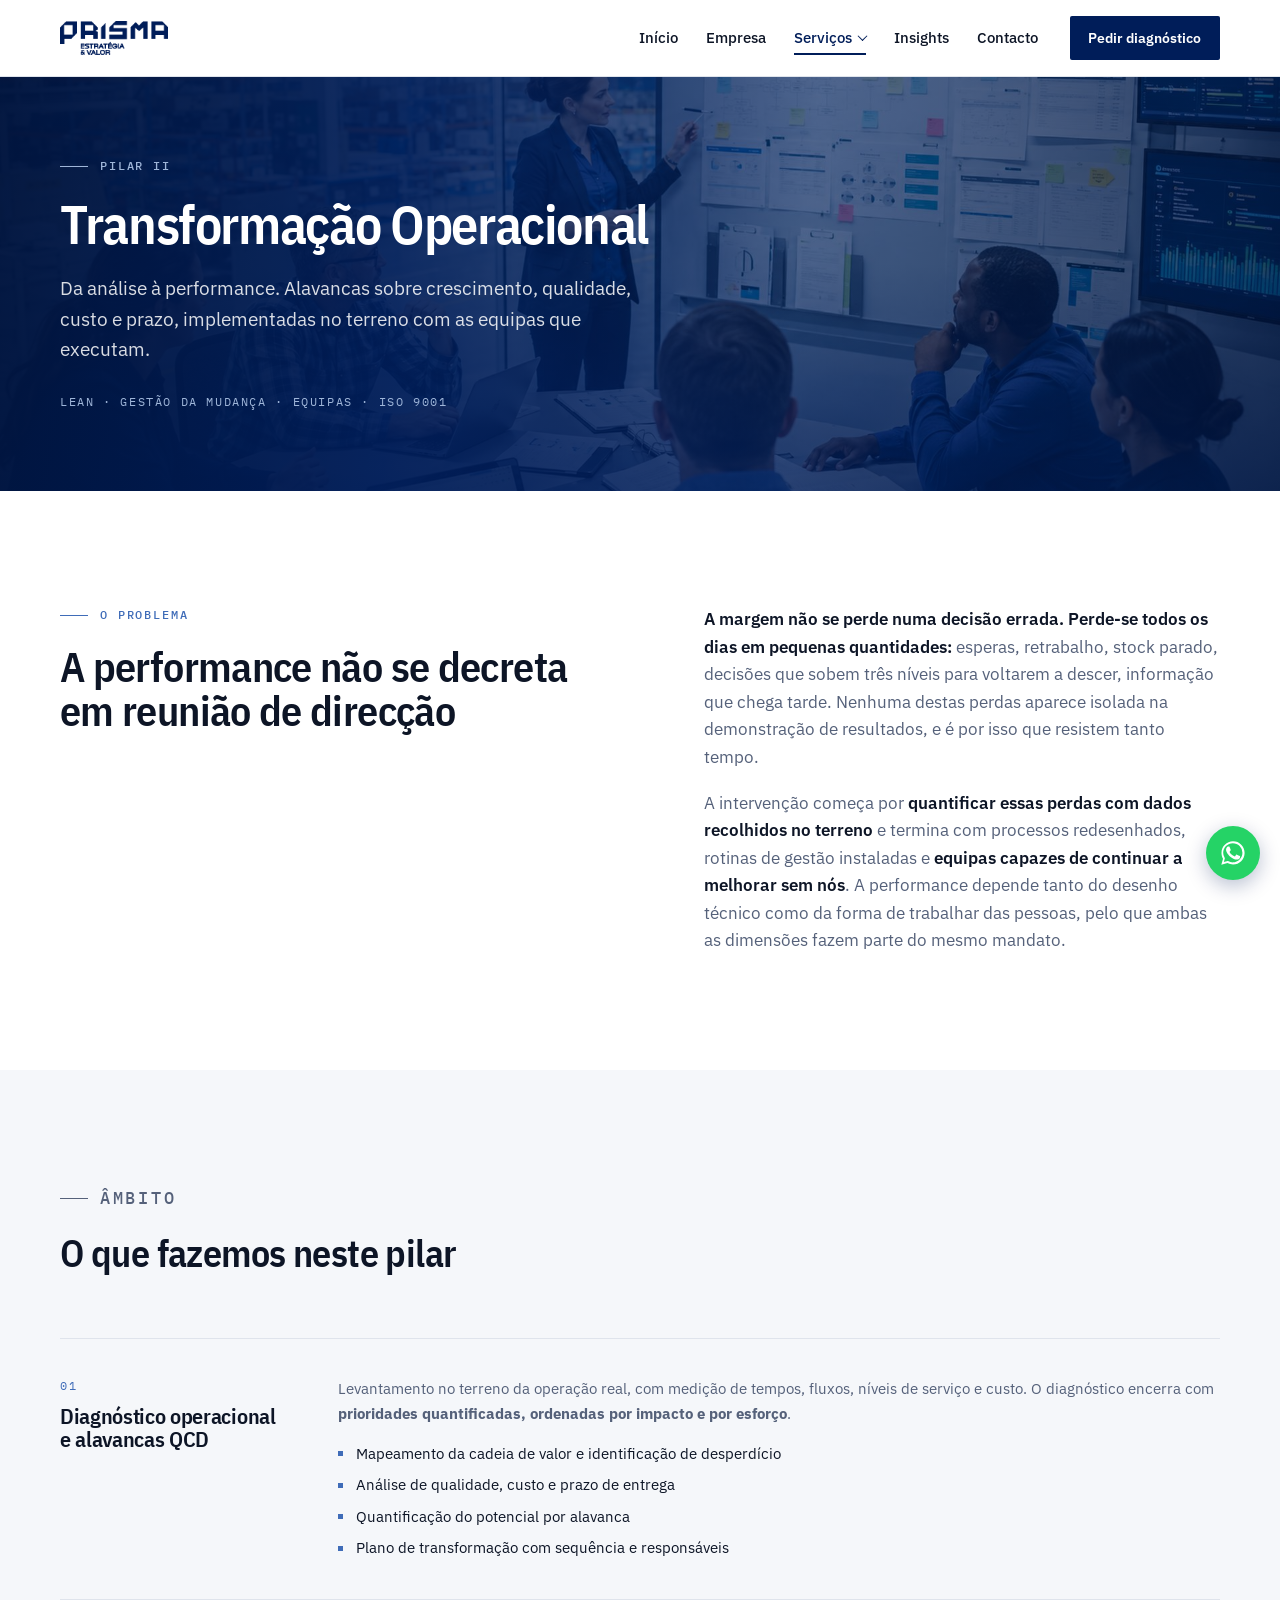
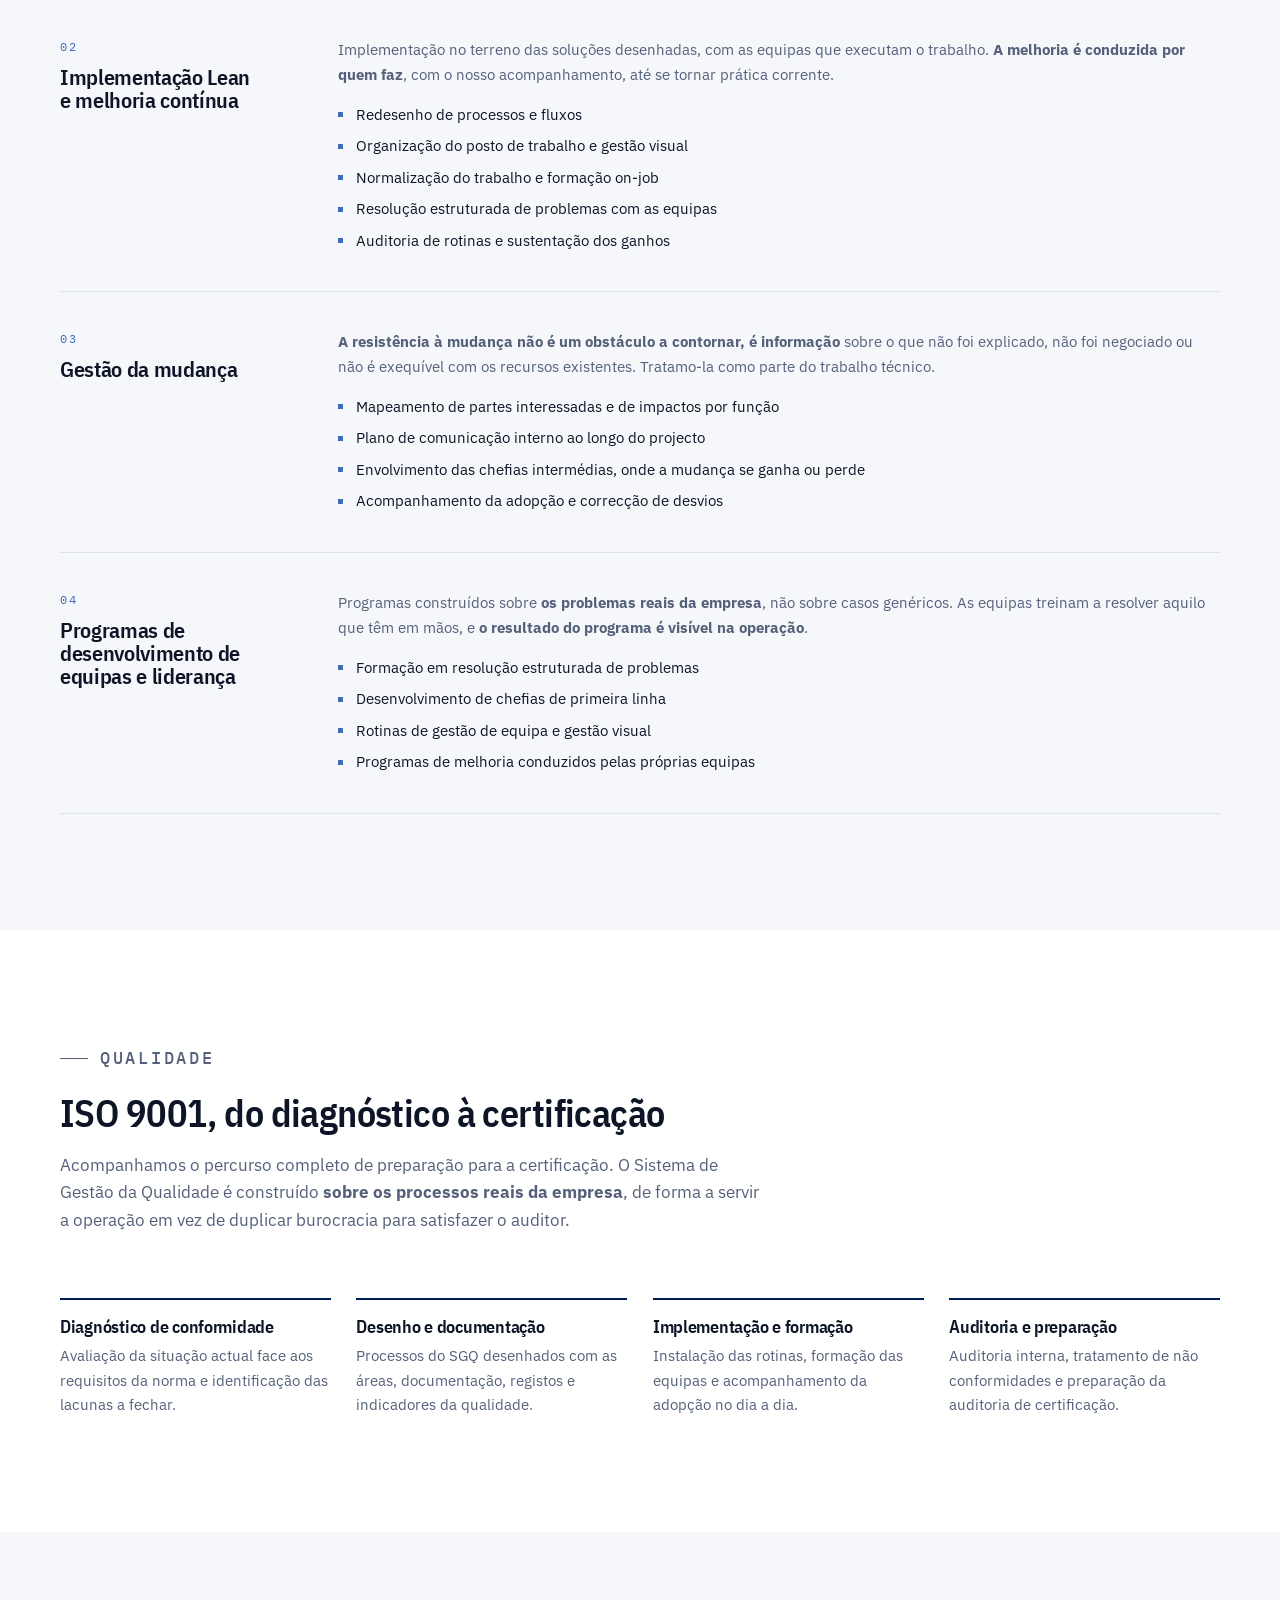
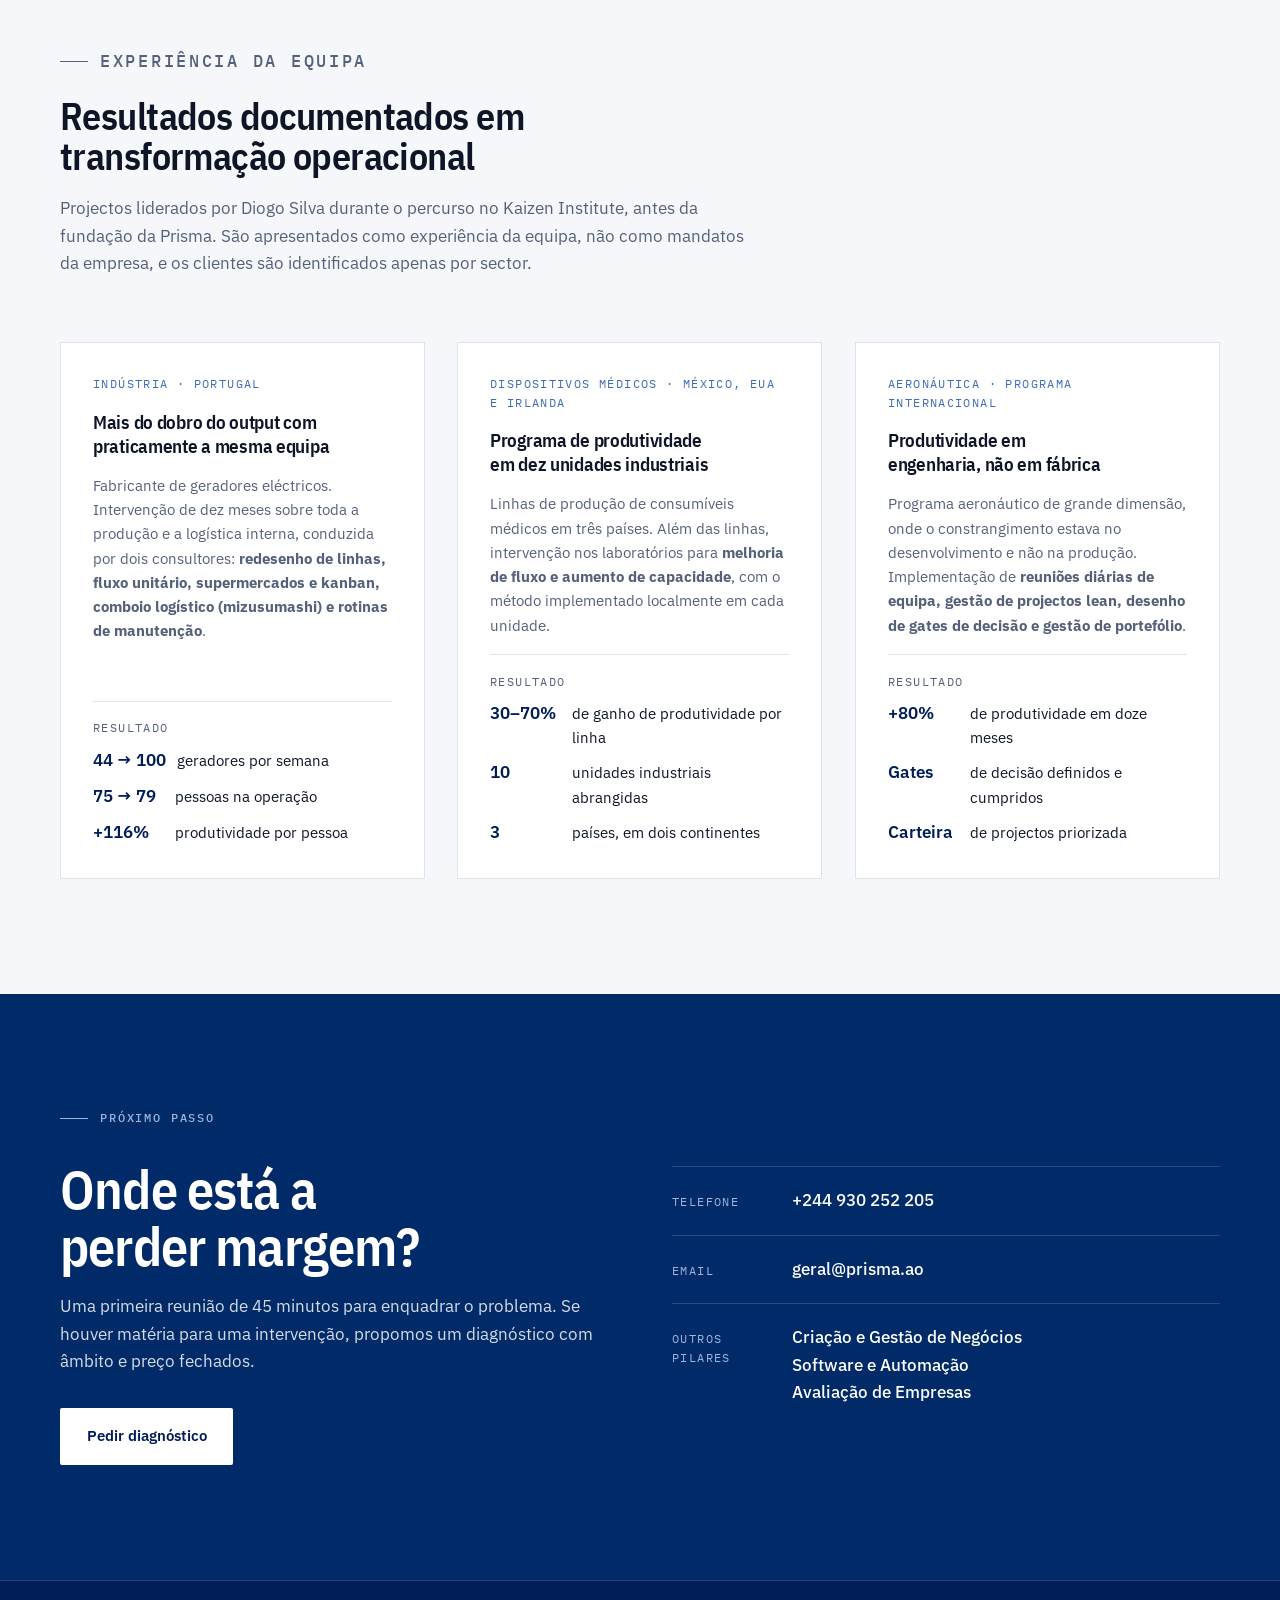
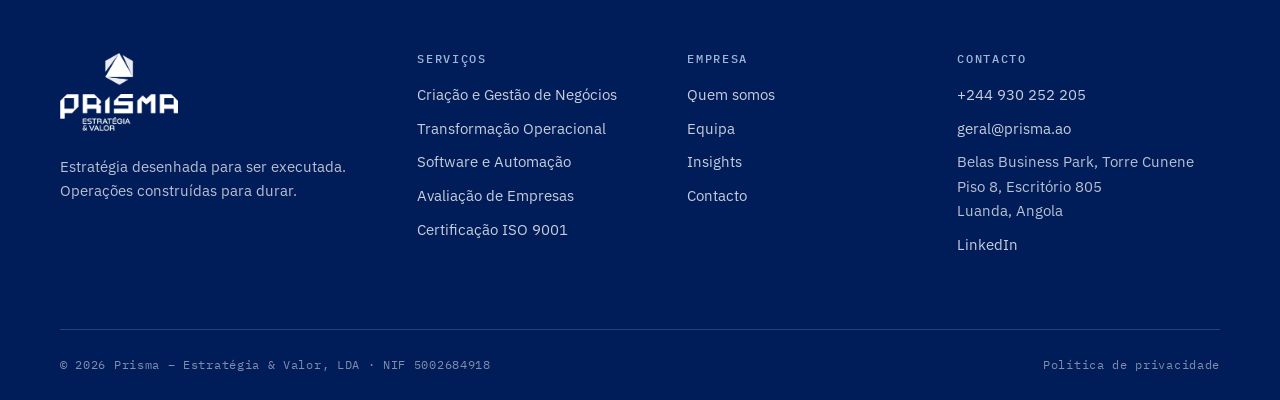
<file: transformacao-operacional.html>
<!DOCTYPE html>
<html lang="pt-PT">
<head>
<meta charset="utf-8">
<meta name="viewport" content="width=device-width, initial-scale=1">
<title>Excelência Operacional e Lean em Angola | Prisma</title>
<meta name="description" content="Consultoria de melhoria contínua e lean em Angola: diagnóstico operacional, aumento de produtividade, gestão da mudança, desenvolvimento de equipas e certificação ISO 9001.">
<link rel="canonical" href="https://prisma.ao/transformacao-operacional.html">
<meta name="robots" content="index, follow, max-image-preview:large">
<meta name="author" content="Prisma – Estratégia &amp; Valor, LDA">
<meta name="geo.region" content="AO-LUA">
<meta name="geo.placename" content="Luanda">
<link rel="alternate" hreflang="pt-AO" href="https://prisma.ao/transformacao-operacional.html">
<link rel="alternate" hreflang="x-default" href="https://prisma.ao/transformacao-operacional.html">
<meta property="og:type" content="website">
<meta property="og:site_name" content="Prisma – Estratégia &amp; Valor">
<meta property="og:title" content="Transformação Operacional">
<meta property="og:description" content="Consultoria de melhoria contínua e lean em Angola: diagnóstico operacional, aumento de produtividade, gestão da mudança, desenvolvimento de equipas e certificação ISO 9001.">
<meta property="og:url" content="https://prisma.ao/transformacao-operacional.html">
<meta property="og:locale" content="pt_PT">
<meta property="og:image" content="https://prisma.ao/assets/img/og-prisma.jpg">
<meta property="og:image:width" content="1200">
<meta property="og:image:height" content="630">
<meta property="og:image:alt" content="Prisma – Estratégia &amp; Valor. Construímos negócios. Operamos crescimento.">
<meta name="twitter:card" content="summary_large_image">
<meta name="twitter:title" content="Transformação Operacional">
<meta name="twitter:description" content="Consultoria de melhoria contínua e lean em Angola: diagnóstico operacional, aumento de produtividade, gestão da mudança, desenvolvimento de equipas e certificação ISO 9001.">
<meta name="twitter:image" content="https://prisma.ao/assets/img/og-prisma.jpg">
<meta name="theme-color" content="#001d59">
<link rel="icon" type="image/png" sizes="32x32" href="assets/img/favicon-32.png">
<link rel="apple-touch-icon" href="assets/img/favicon.png">
<link rel="preconnect" href="https://fonts.googleapis.com">
<link rel="preconnect" href="https://fonts.gstatic.com" crossorigin>
<link rel="stylesheet" href="https://fonts.googleapis.com/css2?family=IBM+Plex+Mono:wght@400;500&family=IBM+Plex+Sans+Condensed:wght@500;600;700&family=IBM+Plex+Sans:wght@400;500;600;700&display=swap">
<link rel="stylesheet" href="assets/css/style.css">
<script type="application/ld+json">
{
  "@context": "https://schema.org",
  "@graph": [
    {
      "@type": ["Organization", "ProfessionalService"],
      "@id": "https://prisma.ao/#organizacao",
      "name": "Prisma – Estratégia & Valor",
      "legalName": "Prisma – Estratégia & Valor, LDA",
      "alternateName": "Prisma Consultoria",
      "url": "https://prisma.ao/",
      "logo": "https://prisma.ao/assets/img/favicon.png",
      "image": "https://prisma.ao/assets/img/og-prisma.jpg",
      "description": "Consultoria angolana de estratégia e operações: criação e gestão de negócios, transformação operacional lean, software à medida e automação de processos, e avaliação de empresas.",
      "email": "geral@prisma.ao",
      "telephone": "+244930252205",
      "taxID": "5002684918",
      "foundingDate": "2023",
      "address": {
        "@type": "PostalAddress",
        "streetAddress": "Belas Business Park, Torre Cunene, Piso 8, Escritório 805",
        "addressLocality": "Luanda",
        "addressCountry": "AO"
      },
      "areaServed": [
        { "@type": "Country", "name": "Angola" },
        { "@type": "Place", "name": "África Austral" }
      ],
      "founder": [
        { "@type": "Person", "name": "Diogo Silva", "jobTitle": "Sócio fundador e director geral" },
        { "@type": "Person", "name": "Filipe Reis", "jobTitle": "Sócio fundador e director financeiro" }
      ],
      "knowsAbout": [
        "Excelência operacional", "Lean", "Kaizen", "Melhoria contínua",
        "Produtividade industrial", "Gestão da mudança", "ISO 9001",
        "Automação de processos", "Software à medida", "Inteligência artificial aplicada",
        "Avaliação de empresas", "Estudos de viabilidade", "Due diligence"
      ],
      "hasOfferCatalog": {
        "@type": "OfferCatalog",
        "name": "Serviços Prisma",
        "itemListElement": [
          { "@type": "Offer", "itemOffered": { "@type": "Service", "name": "Criação e gestão de negócios", "url": "https://prisma.ao/criacao-e-gestao-de-negocios.html" } },
          { "@type": "Offer", "itemOffered": { "@type": "Service", "name": "Transformação operacional", "url": "https://prisma.ao/transformacao-operacional.html" } },
          { "@type": "Offer", "itemOffered": { "@type": "Service", "name": "Software à medida e automação de processos", "url": "https://prisma.ao/software-e-automacao.html" } },
          { "@type": "Offer", "itemOffered": { "@type": "Service", "name": "Avaliação de empresas", "url": "https://prisma.ao/avaliacao-de-empresas.html" } }
        ]
      }
    },
    {
      "@type": "WebSite",
      "@id": "https://prisma.ao/#site",
      "url": "https://prisma.ao/",
      "name": "Prisma – Estratégia & Valor",
      "inLanguage": "pt-PT",
      "publisher": { "@id": "https://prisma.ao/#organizacao" }
    },
    {
      "@type": "WebPage",
      "@id": "https://prisma.ao/transformacao-operacional.html#pagina",
      "url": "https://prisma.ao/transformacao-operacional.html",
      "name": "Transformação Operacional",
      "description": "Consultoria de melhoria contínua e lean em Angola: diagnóstico operacional, aumento de produtividade, gestão da mudança, desenvolvimento de equipas e certificação ISO 9001.",
      "inLanguage": "pt-PT",
      "isPartOf": { "@id": "https://prisma.ao/#site" },
      "about": { "@id": "https://prisma.ao/#organizacao" }
    }
  ]
}
</script>
<!-- Google tag (gtag.js) -->
<script async src="https://www.googletagmanager.com/gtag/js?id=G-28K2XWMRJY"></script>
<script>
  window.dataLayer = window.dataLayer || [];
  function gtag(){dataLayer.push(arguments);}
  gtag('js', new Date());

  gtag('config', 'G-28K2XWMRJY');
</script>
</head>
<body>
<a class="skip" href="#main">Saltar para o conteúdo</a>

<header class="site-header">
  <div class="wrap header-inner">
    <a class="brand" href="index.html" aria-label="Prisma – Estratégia &amp; Valor, página inicial">
      <img src="assets/img/prisma-wordmark-navy.png" alt="Prisma – Estratégia &amp; Valor, consultoria de estratégia e operações em Luanda" width="292" height="92">
    </a>
    <button class="nav-toggle" aria-expanded="false" aria-controls="nav" aria-label="Abrir menu"><span></span></button>
    <nav class="nav" id="nav" aria-label="Navegação principal">
      <ul>
        <li><a href="index.html">Início</a></li>
        <li><a href="empresa.html">Empresa</a></li>
        <li class="has-sub open-parent">
          <button class="sub-toggle" aria-expanded="false" aria-controls="sub-servicos">Serviços<span class="chev" aria-hidden="true"></span></button>
          <ul class="sub" id="sub-servicos">
            <li><a href="criacao-e-gestao-de-negocios.html"><span class="t">Criação e Gestão de Negócios</span><span class="d">Da oportunidade ao negócio a funcionar</span></a></li>
            <li><a href="transformacao-operacional.html" aria-current="page"><span class="t">Transformação Operacional</span><span class="d">Produtividade, qualidade, custo e prazo</span></a></li>
            <li><a href="software-e-automacao.html"><span class="t">Software e Automação</span><span class="d">Processos desenhados antes de digitalizados</span></a></li>
            <li><a href="avaliacao-de-empresas.html"><span class="t">Avaliação de Empresas</span><span class="d">Quanto vale, quanto pode valer</span></a></li>
          </ul>
        </li>
        <li><a href="insights.html">Insights</a></li>
        <li><a href="contacto.html">Contacto</a></li>
      </ul>
    </nav>
    <!-- Selector de idioma: reactivar quando a versao /en/ estiver publicada.
    <div class="lang" aria-label="Idioma">
      <a href="#" aria-current="true">PT</a><span aria-hidden="true">/</span><a href="en/transformacao-operacional.html">EN</a>
    </div>
    -->
    <a class="btn btn-primary btn-sm header-cta" href="contacto.html">Pedir diagnóstico</a>
  </div>
</header>

<main id="main">

  <section class="page-hero has-photo" style="background-image:url('assets/img/hero-operacoes.jpg')">
    <div class="wrap">
      <div class="page-hero-inner">
        <p class="eyebrow" style="color:var(--brand-300)">Pilar II</p>
        <h1>Transformação Operacional</h1>
        <p class="lead">Da análise à performance. Alavancas sobre crescimento, qualidade, custo e prazo, implementadas no terreno com as equipas que executam.</p>
        <span class="sub">Lean · Gestão da mudança · Equipas · ISO 9001</span>
      </div>
    </div>
  </section>

  <!-- ========================================================= ENQUADRAMENTO -->
  <section class="section">
    <div class="wrap statement reveal">
      <div>
        <p class="eyebrow">O problema</p>
        <h2>A performance não se decreta em reunião de direcção</h2>
      </div>
      <div class="body">
        <p><strong>A margem não se perde numa decisão errada. Perde-se todos os dias em pequenas quantidades:</strong> esperas, retrabalho, stock parado, decisões que sobem três níveis para voltarem a descer, informação que chega tarde. Nenhuma destas perdas aparece isolada na demonstração de resultados, e é por isso que resistem tanto tempo.</p>
        <p>A intervenção começa por <strong>quantificar essas perdas com dados recolhidos no terreno</strong> e termina com processos redesenhados, rotinas de gestão instaladas e <strong>equipas capazes de continuar a melhorar sem nós</strong>. A performance depende tanto do desenho técnico como da forma de trabalhar das pessoas, pelo que ambas as dimensões fazem parte do mesmo mandato.</p>
      </div>
    </div>
  </section>

  <!-- ============================================================ ALAVANCAS -->
  <section class="section section-alt">
    <div class="wrap">
      <div class="section-head reveal">
        <p class="eyebrow">Âmbito</p>
        <h2>O que fazemos neste pilar</h2>
      </div>

      <article class="svc reveal">
        <div>
          <span class="n">01</span>
          <h3>Diagnóstico operacional e alavancas QCD</h3>
        </div>
        <div>
          <p>Levantamento no terreno da operação real, com medição de tempos, fluxos, níveis de serviço e custo. O diagnóstico encerra com <strong>prioridades quantificadas, ordenadas por impacto e por esforço</strong>.</p>
          <ul>
            <li>Mapeamento da cadeia de valor e identificação de desperdício</li>
            <li>Análise de qualidade, custo e prazo de entrega</li>
            <li>Quantificação do potencial por alavanca</li>
            <li>Plano de transformação com sequência e responsáveis</li>
          </ul>
        </div>
      </article>

      <article class="svc reveal">
        <div>
          <span class="n">02</span>
          <h3>Implementação Lean e melhoria contínua</h3>
        </div>
        <div>
          <p>Implementação no terreno das soluções desenhadas, com as equipas que executam o trabalho. <strong>A melhoria é conduzida por quem faz</strong>, com o nosso acompanhamento, até se tornar prática corrente.</p>
          <ul>
            <li>Redesenho de processos e fluxos</li>
            <li>Organização do posto de trabalho e gestão visual</li>
            <li>Normalização do trabalho e formação on-job</li>
            <li>Resolução estruturada de problemas com as equipas</li>
            <li>Auditoria de rotinas e sustentação dos ganhos</li>
          </ul>
        </div>
      </article>

      <article class="svc reveal">
        <div>
          <span class="n">03</span>
          <h3>Gestão da mudança</h3>
        </div>
        <div>
          <p><strong>A resistência à mudança não é um obstáculo a contornar, é informação</strong> sobre o que não foi explicado, não foi negociado ou não é exequível com os recursos existentes. Tratamo-la como parte do trabalho técnico.</p>
          <ul>
            <li>Mapeamento de partes interessadas e de impactos por função</li>
            <li>Plano de comunicação interno ao longo do projecto</li>
            <li>Envolvimento das chefias intermédias, onde a mudança se ganha ou perde</li>
            <li>Acompanhamento da adopção e correcção de desvios</li>
          </ul>
        </div>
      </article>

      <article class="svc reveal">
        <div>
          <span class="n">04</span>
          <h3>Programas de desenvolvimento de equipas e liderança</h3>
        </div>
        <div>
          <p>Programas construídos sobre <strong>os problemas reais da empresa</strong>, não sobre casos genéricos. As equipas treinam a resolver aquilo que têm em mãos, e <strong>o resultado do programa é visível na operação</strong>.</p>
          <ul>
            <li>Formação em resolução estruturada de problemas</li>
            <li>Desenvolvimento de chefias de primeira linha</li>
            <li>Rotinas de gestão de equipa e gestão visual</li>
            <li>Programas de melhoria conduzidos pelas próprias equipas</li>
          </ul>
        </div>
      </article>
    </div>
  </section>

  <!-- ============================================================== ISO -->
  <section class="section" id="iso">
    <div class="wrap">
      <div class="section-head reveal">
        <p class="eyebrow">Qualidade</p>
        <h2>ISO 9001, do diagnóstico à certificação</h2>
        <p>Acompanhamos o percurso completo de preparação para a certificação. O Sistema de Gestão da Qualidade é construído <strong>sobre os processos reais da empresa</strong>, de forma a servir a operação em vez de duplicar burocracia para satisfazer o auditor.</p>
      </div>
      <div class="deliver reveal">
        <div>
          <h3>Diagnóstico de conformidade</h3>
          <p>Avaliação da situação actual face aos requisitos da norma e identificação das lacunas a fechar.</p>
        </div>
        <div>
          <h3>Desenho e documentação</h3>
          <p>Processos do SGQ desenhados com as áreas, documentação, registos e indicadores da qualidade.</p>
        </div>
        <div>
          <h3>Implementação e formação</h3>
          <p>Instalação das rotinas, formação das equipas e acompanhamento da adopção no dia a dia.</p>
        </div>
        <div>
          <h3>Auditoria e preparação</h3>
          <p>Auditoria interna, tratamento de não conformidades e preparação da auditoria de certificação.</p>
        </div>
      </div>
    </div>
  </section>

  <!-- ================================================================ CASOS -->
  <section class="section section-alt">
    <div class="wrap">
      <div class="section-head reveal">
        <p class="eyebrow">Experiência da equipa</p>
        <h2>Resultados documentados em transformação operacional</h2>
        <p>Projectos liderados por Diogo Silva durante o percurso no Kaizen Institute, antes da fundação da Prisma. São apresentados como experiência da equipa, não como mandatos da empresa, e os clientes são identificados apenas por sector.</p>
      </div>
      <div class="cases three">

        <article class="case reveal">
          <span class="tag">Indústria · Portugal</span>
          <h3>Mais do dobro do output com praticamente a mesma equipa</h3>
          <p>Fabricante de geradores eléctricos. Intervenção de dez meses sobre toda a produção e a logística interna, conduzida por dois consultores: <strong>redesenho de linhas, fluxo unitário, supermercados e kanban, comboio logístico (mizusumashi) e rotinas de manutenção</strong>.</p>
          <div class="res">
            <span class="lbl">Resultado</span>
            <span class="r"><b>44 → 100</b> geradores por semana</span>
            <span class="r"><b>75 → 79</b> pessoas na operação</span>
            <span class="r"><b>+116%</b> produtividade por pessoa</span>
          </div>
        </article>

        <article class="case reveal">
          <span class="tag">Dispositivos médicos · México, EUA e Irlanda</span>
          <h3>Programa de produtividade em dez unidades industriais</h3>
          <p>Linhas de produção de consumíveis médicos em três países. Além das linhas, intervenção nos laboratórios para <strong>melhoria de fluxo e aumento de capacidade</strong>, com o método implementado localmente em cada unidade.</p>
          <div class="res">
            <span class="lbl">Resultado</span>
            <span class="r"><b>30–70%</b> de ganho de produtividade por linha</span>
            <span class="r"><b>10</b> unidades industriais abrangidas</span>
            <span class="r"><b>3</b> países, em dois continentes</span>
          </div>
        </article>

        <article class="case reveal">
          <span class="tag">Aeronáutica · Programa internacional</span>
          <h3>Produtividade em engenharia, não em fábrica</h3>
          <p>Programa aeronáutico de grande dimensão, onde o constrangimento estava no desenvolvimento e não na produção. Implementação de <strong>reuniões diárias de equipa, gestão de projectos lean, desenho de gates de decisão e gestão de portefólio</strong>.</p>
          <div class="res">
            <span class="lbl">Resultado</span>
            <span class="r"><b>+80%</b> de produtividade em doze meses</span>
            <span class="r"><b>Gates</b> de decisão definidos e cumpridos</span>
            <span class="r"><b>Carteira</b> de projectos priorizada</span>
          </div>
        </article>

      </div>
    </div>
  </section>

  <!-- ================================================================ CTA -->
  <section class="cta">
    <div class="wrap cta-inner">
      <div class="reveal">
        <p class="eyebrow" style="color:var(--brand-300)">Próximo passo</p>
        <h2>Onde está a perder margem?</h2>
        <p>Uma primeira reunião de 45 minutos para enquadrar o problema. Se houver matéria para uma intervenção, propomos um diagnóstico com âmbito e preço fechados.</p>
        <a class="btn btn-primary" style="background:#fff;color:var(--brand-900)" href="contacto.html">Pedir diagnóstico</a>
      </div>
      <div class="contact-lines reveal">
        <div class="contact-line"><span class="k">Telefone</span><a class="v" href="tel:+244930252205">+244 930 252 205</a></div>
        <div class="contact-line"><span class="k">Email</span><a class="v" href="mailto:geral@prisma.ao">geral@prisma.ao</a></div>
        <div class="contact-line"><span class="k">Outros pilares</span><span class="v"><a class="v" href="criacao-e-gestao-de-negocios.html">Criação e Gestão de Negócios</a><br><a class="v" href="software-e-automacao.html">Software e Automação</a><br><a class="v" href="avaliacao-de-empresas.html">Avaliação de Empresas</a></span></div>
      </div>
    </div>
  </section>

</main>

<footer class="site-footer">
  <div class="wrap">
    <div class="footer-grid">
      <div>
        <img src="assets/img/prisma-logo-white.png" alt="Prisma – Estratégia &amp; Valor" width="292" height="193">
        <p>Estratégia desenhada para ser executada. Operações construídas para durar.</p>
      </div>
      <div>
        <h4>Serviços</h4>
        <ul>
          <li><a href="criacao-e-gestao-de-negocios.html">Criação e Gestão de Negócios</a></li>
          <li><a href="transformacao-operacional.html">Transformação Operacional</a></li>
          <li><a href="software-e-automacao.html">Software e Automação</a></li>
          <li><a href="avaliacao-de-empresas.html">Avaliação de Empresas</a></li>
          <li><a href="transformacao-operacional.html#iso">Certificação ISO 9001</a></li>
        </ul>
      </div>
      <div>
        <h4>Empresa</h4>
        <ul>
          <li><a href="empresa.html">Quem somos</a></li>
          <li><a href="empresa.html#equipa">Equipa</a></li>
          <li><a href="insights.html">Insights</a></li>
          <li><a href="contacto.html">Contacto</a></li>
        </ul>
      </div>
      <div>
        <h4>Contacto</h4>
        <ul>
          <li><a href="tel:+244930252205">+244 930 252 205</a></li>
          <li><a href="mailto:geral@prisma.ao">geral@prisma.ao</a></li>
          <li>Belas Business Park, Torre Cunene<br>Piso 8, Escritório 805<br>Luanda, Angola</li>
          <li><a href="https://www.linkedin.com/company/prisma-estrategia-valor" target="_blank" rel="noopener">LinkedIn</a></li>
        </ul>
      </div>
    </div>
    <div class="footer-bottom">
      <span>© 2026 Prisma – Estratégia &amp; Valor, LDA · NIF 5002684918</span>
      <span><a href="politica-privacidade.html">Política de privacidade</a></span>
    </div>
  </div>
</footer>

<a class="wa" href="https://wa.me/244930252205" target="_blank" rel="noopener" aria-label="Falar connosco por WhatsApp">
  <svg viewBox="0 0 24 24" aria-hidden="true"><path d="M17.47 14.38c-.3-.15-1.75-.86-2.02-.96-.27-.1-.47-.15-.67.15-.2.3-.77.96-.94 1.16-.17.2-.35.22-.65.07-.3-.15-1.25-.46-2.38-1.47-.88-.78-1.47-1.75-1.64-2.05-.17-.3-.02-.46.13-.6.13-.13.3-.35.45-.52.15-.17.2-.3.3-.5.1-.2.05-.37-.02-.52-.08-.15-.67-1.6-.92-2.2-.24-.58-.49-.5-.67-.51h-.57c-.2 0-.52.07-.8.37-.27.3-1.04 1.02-1.04 2.48 0 1.46 1.07 2.88 1.22 3.08.15.2 2.1 3.2 5.08 4.49.71.3 1.26.49 1.69.63.71.22 1.36.19 1.87.12.57-.09 1.75-.72 2-1.41.25-.7.25-1.29.17-1.41-.07-.13-.27-.2-.57-.35zM12.04 2C6.58 2 2.13 6.45 2.13 11.91c0 1.75.46 3.45 1.32 4.95L2 22l5.25-1.38c1.45.79 3.08 1.21 4.79 1.21h.01c5.46 0 9.91-4.45 9.91-9.91 0-2.65-1.03-5.14-2.9-7.01A9.82 9.82 0 0 0 12.04 2zm0 18.13h-.01c-1.52 0-3.02-.41-4.32-1.18l-.31-.18-3.21.84.86-3.13-.2-.32a8.18 8.18 0 0 1-1.26-4.38c0-4.54 3.7-8.24 8.25-8.24 2.2 0 4.27.86 5.83 2.42a8.2 8.2 0 0 1 2.41 5.83c0 4.54-3.7 8.24-8.24 8.24z"/></svg>
</a>

<script src="assets/js/main.js"></script>
</body>
</html>
</file>
<file: assets/css/style.css>
/* ==========================================================================
   PRISMA – Estratégia & Valor
   Sistema visual derivado do Manual de Normas Gráficas v1.0 (Fev 2026)
   ========================================================================== */

:root {
  /* Cores da marca */
  --brand-900: #001d59;   /* azul escuro – credibilidade, rigor */
  --brand-800: #002a68;   /* azul marinho – universo corporativo */
  --brand-700: #033a86;   /* tinte derivada – superfícies elevadas */
  --brand-500: #3f6cb8;   /* tinte derivada – estados interactivos */
  --brand-300: #9fb6d9;   /* tinte derivada – texto sobre fundo escuro */
  --grey-100: #eaeaea;    /* cinza claro – isenção, transparência */

  --paper: #ffffff;
  --paper-alt: #f5f7fa;
  --ink: #0d1526;
  --ink-soft: #55617a;
  --hairline: #dfe4ec;
  --hairline-dark: rgba(255, 255, 255, 0.16);

  /* Tipografia */
  --display: "IBM Plex Sans Condensed", "Arial Narrow", system-ui, sans-serif;
  --body: "IBM Plex Sans", system-ui, -apple-system, "Segoe UI", sans-serif;
  --mono: "IBM Plex Mono", ui-monospace, "SF Mono", Menlo, monospace;

  --fs-display: clamp(2.6rem, 6.2vw, 5rem);
  --fs-h1: clamp(2.1rem, 4.4vw, 3.4rem);
  --fs-h2: clamp(1.65rem, 3vw, 2.4rem);
  --fs-h3: 1.2rem;
  --fs-body: 1.0625rem;
  --fs-sm: 0.9375rem;
  --fs-label: 0.72rem;

  /* Ritmo */
  --gutter: clamp(1.25rem, 4vw, 2.5rem);
  --max: 1240px;
  --section-y: clamp(4.5rem, 9vw, 8rem);
}

*, *::before, *::after { box-sizing: border-box; }

html { scroll-behavior: smooth; }
@media (prefers-reduced-motion: reduce) { html { scroll-behavior: auto; } }

body {
  margin: 0;
  background: var(--paper);
  color: var(--ink);
  font-family: var(--body);
  font-size: var(--fs-body);
  line-height: 1.62;
  -webkit-font-smoothing: antialiased;
  text-rendering: optimizeLegibility;
}

img { max-width: 100%; height: auto; display: block; }

a { color: var(--brand-700); text-decoration: none; }
a:hover { color: var(--brand-500); }

:focus-visible {
  outline: 2px solid var(--brand-500);
  outline-offset: 3px;
}

h1, h2, h3, h4 {
  font-family: var(--display);
  font-weight: 600;
  letter-spacing: -0.015em;
  line-height: 1.06;
  text-wrap: balance;
  margin: 0;
}

p { margin: 0; }

.wrap {
  width: 100%;
  max-width: var(--max);
  margin-inline: auto;
  padding-inline: var(--gutter);
}

.skip {
  position: absolute; left: -9999px;
  background: var(--brand-900); color: #fff;
  padding: 0.75rem 1rem; z-index: 200;
}
.skip:focus { left: 1rem; top: 1rem; }

/* --------------------------------------------------------------- eyebrow */
.eyebrow {
  font-family: var(--mono);
  font-size: var(--fs-label);
  font-weight: 500;
  letter-spacing: 0.16em;
  text-transform: uppercase;
  color: var(--brand-500);
  display: flex;
  align-items: center;
  gap: 0.75rem;
  margin: 0 0 1.25rem;
}
.eyebrow::before {
  content: "";
  width: 28px; height: 1px;
  background: currentColor;
  flex: none;
}
.on-dark .eyebrow { color: var(--brand-300); }

/* ---------------------------------------------------------------- header */
.site-header {
  position: sticky; top: 0; z-index: 100;
  background: rgba(255, 255, 255, 0.92);
  backdrop-filter: blur(12px);
  border-bottom: 1px solid var(--hairline);
}
.header-inner {
  display: flex; align-items: center; gap: 2rem;
  min-height: 76px;
}
.brand { flex: none; display: block; }
.brand img { height: 34px; width: auto; }

.nav { margin-left: auto; }
.nav ul {
  list-style: none; margin: 0; padding: 0;
  display: flex; align-items: center; gap: 1.75rem;
}
.nav a {
  color: var(--ink);
  font-size: var(--fs-sm);
  font-weight: 500;
  padding: 0.4rem 0;
  border-bottom: 2px solid transparent;
  transition: border-color 0.18s ease, color 0.18s ease;
}
.nav a:hover, .nav a[aria-current="page"] {
  color: var(--brand-900);
  border-bottom-color: var(--brand-900);
}

.lang {
  font-family: var(--mono);
  font-size: var(--fs-label);
  letter-spacing: 0.1em;
  color: var(--ink-soft);
  display: flex; gap: 0.4rem; align-items: center;
}
.lang a { color: var(--ink-soft); }
.lang a[aria-current="true"] { color: var(--brand-900); font-weight: 600; }

.nav-toggle {
  display: none;
  margin-left: auto;
  background: none; border: 1px solid var(--hairline);
  width: 44px; height: 44px; border-radius: 2px;
  cursor: pointer; align-items: center; justify-content: center;
}
.nav-toggle span, .nav-toggle span::before, .nav-toggle span::after {
  display: block; width: 18px; height: 2px; background: var(--brand-900);
  content: ""; position: relative;
}
.nav-toggle span::before { position: absolute; top: -6px; }
.nav-toggle span::after { position: absolute; top: 6px; }

/* ------------------------------------------------------------------ button */
.btn {
  display: inline-flex; align-items: center; gap: 0.6rem;
  font-family: var(--body);
  font-size: var(--fs-sm); font-weight: 600;
  padding: 0.95rem 1.6rem;
  border: 1px solid transparent;
  border-radius: 2px;
  transition: background 0.18s ease, color 0.18s ease, border-color 0.18s ease;
  cursor: pointer;
}
.btn-primary { background: var(--brand-900); color: #fff; }
.btn-primary:hover { background: var(--brand-700); color: #fff; }
.btn-ghost { border-color: rgba(255,255,255,0.34); color: #fff; background: none; }
.btn-ghost:hover { border-color: #fff; background: rgba(255,255,255,0.08); color: #fff; }
.btn-outline { border-color: var(--brand-900); color: var(--brand-900); }
.btn-outline:hover { background: var(--brand-900); color: #fff; }
.btn-sm { padding: 0.6rem 1.1rem; font-size: 0.875rem; }

/* -------------------------------------------------------------------- hero */
.hero {
  position: relative;
  background-color: var(--brand-900);
  background-image: url("../img/hero.jpg");
  background-size: cover;
  background-position: 62% center;
  color: #fff;
  overflow: hidden;
  isolation: isolate;
}
.hero::after {
  content: "";
  position: absolute; inset: 0; z-index: 1;
  background:
    linear-gradient(96deg, rgba(0,20,62,0.97) 0%, rgba(0,29,89,0.90) 27%, rgba(0,29,89,0.50) 45%, rgba(0,26,80,0.74) 63%, rgba(0,18,58,0.94) 88%, rgba(0,17,54,0.96) 100%),
    linear-gradient(to top, rgba(0,29,89,0.55) 0%, rgba(0,29,89,0) 45%);
}
/* aresta diagonal, eco do universo gráfico da marca */
.hero::before {
  content: "";
  position: absolute; z-index: 2;
  top: -10%; bottom: -10%; left: 46%; width: 42%;
  background: linear-gradient(120deg, rgba(159,182,217,0.22) 0 1px, transparent 1px 100%);
  transform: skewX(-14deg);
  pointer-events: none;
}
.hero .wrap { position: relative; z-index: 2; }
.hero-inner {
  padding-block: clamp(4.5rem, 10vw, 8rem) clamp(4rem, 8vw, 6.5rem);
  display: grid;
  grid-template-columns: minmax(0, 1fr) minmax(0, 17rem);
  gap: clamp(2.5rem, 6vw, 5rem);
  align-items: center;
}
.hero-main { max-width: 42rem; }
.hero h1 {
  font-size: var(--fs-display);
  font-weight: 600;
  letter-spacing: -0.025em;
  margin-bottom: 1.5rem;
}
.hero h1 em {
  font-style: normal;
  display: block;
  color: var(--brand-300);
}
.hero-lead {
  font-size: clamp(1.05rem, 1.6vw, 1.25rem);
  color: rgba(255,255,255,0.86);
  max-width: 34rem;
  margin-bottom: 2.5rem;
}
.hero-actions { display: flex; flex-wrap: wrap; gap: 0.85rem; }

/* -------------------------------------------------- indicadores no hero
   Coluna vertical, sem caixas: apenas tipografia.                      */
.hero-stats { display: grid; gap: clamp(1.5rem, 2.6vw, 2.1rem); }
.hero-stat {
  display: grid;
  grid-template-columns: auto minmax(0, 1fr);
  align-items: baseline;
  column-gap: 0.9rem;
}
.hero-stat .n {
  font-family: var(--body);
  font-size: clamp(2.4rem, 3.2vw, 3.1rem);
  font-weight: 600;
  line-height: 1;
  letter-spacing: -0.045em;
  font-variant-numeric: tabular-nums lining-nums;
  color: #fff;
  min-width: 3.4rem;
  text-align: right;
}
.hero-stat .l {
  font-size: 0.92rem;
  line-height: 1.35;
  color: rgba(255, 255, 255, 0.88);
  font-weight: 500;
}
.hero-origin {
  margin-top: 0.4rem;
  padding-top: clamp(1.4rem, 2.4vw, 1.9rem);
  border-top: 1px solid rgba(255, 255, 255, 0.2);
}
.hero-origin .k {
  font-family: var(--mono);
  font-size: var(--fs-label);
  letter-spacing: 0.14em;
  text-transform: uppercase;
  color: var(--brand-300);
  display: block;
  margin-bottom: 0.7rem;
}
.hero-origin p {
  font-size: 0.9rem;
  line-height: 1.55;
  color: rgba(255, 255, 255, 0.8);
}

/* -------------------------------------------------------- capacidades base */
.caps {
  display: grid;
  grid-template-columns: repeat(auto-fit, minmax(min(100%, 300px), 1fr));
  gap: clamp(1.25rem, 2.5vw, 2rem);
}
.cap {
  border-top: 2px solid var(--brand-900);
  padding-top: 1.6rem;
  display: flex; flex-direction: column;
}
.cap h3 { font-size: 1.35rem; margin-bottom: 0.8rem; }
.cap p { color: var(--ink-soft); font-size: var(--fs-sm); }
.cap p + p { margin-top: 0.9rem; }

/* ------------------------------------------------------------- software */
.flow {
  display: grid;
  grid-template-columns: repeat(auto-fit, minmax(min(100%, 210px), 1fr));
  gap: 1px;
  background: var(--hairline-dark);
  border: 1px solid var(--hairline-dark);
  margin-top: clamp(2.5rem, 5vw, 3.5rem);
}
.flow-step {
  background: var(--brand-900);
  padding: clamp(1.5rem, 2.5vw, 2rem);
  position: relative;
}
.flow-step .n {
  font-family: var(--mono);
  font-size: var(--fs-label);
  letter-spacing: 0.14em;
  color: var(--brand-500);
  display: block;
  margin-bottom: 1.1rem;
}
.flow-step h3 { font-size: 1.2rem; color: #fff; margin-bottom: 0.65rem; }
.flow-step p { font-size: var(--fs-sm); color: rgba(255,255,255,0.78); }

.pull {
  border-left: 2px solid var(--brand-500);
  padding-left: clamp(1.25rem, 2vw, 1.75rem);
  font-family: var(--display);
  font-size: clamp(1.3rem, 2.2vw, 1.75rem);
  font-weight: 500;
  line-height: 1.25;
  color: #fff;
  letter-spacing: -0.01em;
  margin: clamp(2rem, 4vw, 3rem) 0 0;
  max-width: 40rem;
}

/* ------------------------------------------------------------------ ISO */
.iso {
  display: grid;
  grid-template-columns: minmax(0, 1fr) minmax(0, 1.25fr);
  gap: clamp(2rem, 5vw, 4.5rem);
  align-items: start;
}
.iso h2 { font-size: var(--fs-h2); margin-bottom: 1rem; }
.iso p { color: var(--ink-soft); margin-bottom: 1.5rem; }

/* ----------------------------------------------------------------- secções */
.section { padding-block: var(--section-y); }
.section-alt { background: var(--paper-alt); }
.section-dark { background: var(--brand-900); color: #fff; }
.section-dark p { color: rgba(255,255,255,0.82); }

.section-head { max-width: 44rem; margin-bottom: clamp(2.5rem, 5vw, 4rem); }
.section-head h2 { font-size: var(--fs-h2); margin-bottom: 1.15rem; }
.section-head p { color: var(--ink-soft); font-size: 1.0625rem; }
.section-dark .section-head p { color: rgba(255,255,255,0.8); }

/* --------------------------------------------------------------- statement */
.statement {
  display: grid;
  grid-template-columns: minmax(0, 1.1fr) minmax(0, 1fr);
  gap: clamp(2rem, 6vw, 5rem);
  align-items: start;
}
.statement h2 { font-size: clamp(1.85rem, 3.3vw, 2.85rem); }
.statement .body p + p { margin-top: 1.15rem; }
.statement .body p { color: var(--ink-soft); }

/* ------------------------------------------------------------------ pilares
   Cartao com revelacao de imagem ao passar o rato, ao estilo editorial.  */
.pillars {
  display: grid;
  grid-template-columns: repeat(4, minmax(0, 1fr));
  gap: clamp(0.9rem, 1.4vw, 1.25rem);
}
@media (max-width: 1080px) { .pillars { grid-template-columns: repeat(2, 1fr); } }
@media (max-width: 560px)  { .pillars { grid-template-columns: 1fr; } }
.pcard {
  position: relative;
  display: block;
  isolation: isolate;
  overflow: hidden;
  min-height: clamp(21rem, 30vw, 24rem);
  background: var(--paper);
  border: 1px solid var(--hairline);
  color: var(--ink);
  transition: border-color 0.4s ease, box-shadow 0.4s ease;
}
.pcard-bg {
  position: absolute; inset: 0; z-index: 0;
  background-size: cover;
  background-position: center;
  opacity: 0;
  transform: scale(1.07);
  transition: opacity 0.55s ease, transform 1.1s cubic-bezier(0.22, 0.61, 0.36, 1);
}
.pcard-bg::after {
  content: "";
  position: absolute; inset: 0;
  background: linear-gradient(180deg, rgba(0,20,62,0.42) 0%, rgba(0,23,72,0.78) 55%, rgba(0,20,62,0.92) 100%);
}
.pcard-body {
  position: relative; z-index: 1;
  height: 100%;
  padding: clamp(1.4rem, 2.2vw, 1.9rem);
  display: flex; flex-direction: column;
}
.pcard .idx {
  font-family: var(--mono);
  font-size: var(--fs-label);
  letter-spacing: 0.14em;
  color: var(--brand-500);
  margin-bottom: clamp(1.1rem, 2.2vw, 1.6rem);
  transition: color 0.4s ease;
}
.pcard h3 {
  font-size: clamp(1.25rem, 1.65vw, 1.45rem);
  margin-bottom: 0.85rem;
  transition: color 0.4s ease;
}
.pcard p {
  color: var(--ink-soft);
  font-size: var(--fs-sm);
  transition: color 0.4s ease;
}
.pcard-cta {
  margin-top: auto;
  padding-top: 1.75rem;
  display: inline-flex; align-items: center; gap: 0.6rem;
  font-family: var(--mono);
  font-size: var(--fs-label);
  letter-spacing: 0.12em;
  text-transform: uppercase;
  font-weight: 500;
  color: var(--brand-900);
  transition: color 0.4s ease;
}
.pcard-cta .mark {
  width: 30px; height: 30px;
  border: 1px solid currentColor;
  display: grid; place-items: center;
  font-family: var(--body); font-size: 1rem; line-height: 1;
  transition: background 0.3s ease, color 0.3s ease, border-color 0.4s ease;
}

.pcard:hover, .pcard:focus-visible {
  border-color: var(--brand-900);
  box-shadow: 0 22px 54px rgba(0, 16, 50, 0.26);
}
.pcard:hover .pcard-bg, .pcard:focus-visible .pcard-bg { opacity: 1; transform: scale(1); }
.pcard:hover h3, .pcard:focus-visible h3 { color: #fff; }
.pcard:hover p, .pcard:focus-visible p { color: rgba(255,255,255,0.86); }
.pcard:hover .idx, .pcard:focus-visible .idx { color: var(--brand-300); }
.pcard:hover .pcard-cta, .pcard:focus-visible .pcard-cta { color: #fff; }
.pcard:hover .pcard-cta .mark, .pcard:focus-visible .pcard-cta .mark {
  background: #fff; color: var(--brand-900); border-color: #fff;
}

@media (prefers-reduced-motion: reduce) {
  .pcard-bg { transition: opacity 0.2s linear; transform: none; }
  .pcard:hover .pcard-bg { transform: none; }
}

/* ------------------------------------------------------- base comum: listas */
.cap ul {
  list-style: none; margin: 1.1rem 0 0; padding: 0;
  display: grid; gap: 0.55rem;
}
.cap li {
  font-size: var(--fs-sm);
  color: var(--ink);
  line-height: 1.45;
  padding-left: 1.1rem;
  position: relative;
}
.cap li::before {
  content: ""; position: absolute; left: 0; top: 0.6em;
  width: 5px; height: 5px; background: var(--brand-500);
}

/* --------------------------------------------------------------- timeline */
.timeline {
  position: relative;
  display: grid;
  grid-template-columns: repeat(4, minmax(0, 1fr));
  gap: clamp(1.5rem, 3vw, 2.5rem);
}
.timeline::before {
  content: "";
  position: absolute; left: 0; right: 0; top: 28px;
  height: 1px;
  background: linear-gradient(90deg, var(--brand-500) 0%, rgba(159,182,217,0.45) 92%, transparent 100%);
}
.tl-step { position: relative; padding-top: 4.75rem; }
.tl-step .dot {
  position: absolute; top: 0; left: 0;
  width: 50px; height: 56px;
  background: var(--brand-500);
  display: grid; place-items: center;
  font-family: var(--mono); font-size: 0.82rem; font-weight: 500;
  color: #fff;
  clip-path: polygon(50% 0, 100% 25%, 100% 75%, 50% 100%, 0 75%, 0 25%);
}
.tl-step h3 { font-size: 1.3rem; color: #fff; margin-bottom: 0.7rem; }
.tl-step p { font-size: var(--fs-sm); color: rgba(255,255,255,0.8); }

@media (max-width: 860px) {
  .timeline { grid-template-columns: 1fr; gap: 0; }
  .timeline::before { left: 24px; right: auto; top: 0; bottom: 0; width: 1px; height: auto;
    background: linear-gradient(180deg, var(--brand-500), rgba(159,182,217,0.35)); }
  .tl-step { padding: 0 0 2.5rem 4.75rem; }
  .tl-step .dot { top: 0; }
}

/* ----------------------------------------------------- ênfase no corpo */
.statement .body strong, .prose strong { color: var(--ink); font-weight: 600; }
.section-dark .statement .body strong { color: #fff; }

/* ------------------------------------------------------------------ método */
.phases {
  display: grid;
  grid-template-columns: repeat(auto-fit, minmax(220px, 1fr));
  gap: clamp(1.5rem, 3vw, 2.5rem);
}
.phase { border-top: 2px solid var(--brand-500); padding-top: 1.5rem; }
.phase .step {
  font-family: var(--mono); font-size: var(--fs-label);
  letter-spacing: 0.14em; color: var(--brand-300);
  display: block; margin-bottom: 0.9rem;
}
.phase h3 { font-size: 1.3rem; margin-bottom: 0.7rem; color: #fff; }
.phase p { font-size: var(--fs-sm); }

/* ------------------------------------------------------------------- casos */
.cases {
  display: grid;
  grid-template-columns: repeat(auto-fit, minmax(min(100%, 420px), 1fr));
  gap: clamp(1.25rem, 2.5vw, 2rem);
}
.case {
  border: 1px solid var(--hairline);
  background: var(--paper);
  padding: clamp(1.5rem, 2.5vw, 2rem);
  display: flex; flex-direction: column; gap: 1rem;
}
.case .tag {
  font-family: var(--mono); font-size: var(--fs-label);
  letter-spacing: 0.12em; text-transform: uppercase;
  color: var(--brand-500);
}
.case h3 { font-size: 1.2rem; line-height: 1.25; }
.case p { font-size: var(--fs-sm); color: var(--ink-soft); }
.case .meta {
  margin-top: auto; padding-top: 1rem;
  border-top: 1px solid var(--hairline);
  font-family: var(--mono); font-size: 0.75rem;
  letter-spacing: 0.06em; color: var(--ink-soft);
}

/* ------------------------------------------------------------------ split */
.split {
  display: grid;
  grid-template-columns: repeat(auto-fit, minmax(300px, 1fr));
  gap: 1px;
  background: var(--hairline);
  border: 1px solid var(--hairline);
}
.split > div {
  background: var(--paper);
  padding: clamp(1.75rem, 3vw, 2.75rem);
}
.split h3 { font-size: 1.4rem; margin-bottom: 0.9rem; }
.split p { color: var(--ink-soft); font-size: var(--fs-sm); margin-bottom: 1.25rem; }
.stack {
  display: flex; flex-wrap: wrap; gap: 0.4rem;
  font-family: var(--mono); font-size: 0.72rem;
  letter-spacing: 0.04em;
}
.stack span {
  border: 1px solid var(--hairline);
  padding: 0.3rem 0.6rem;
  color: var(--ink-soft);
}

/* --------------------------------------------------------------------- CTA */
.cta { background: var(--brand-800); color: #fff; }
.cta-inner {
  display: grid;
  grid-template-columns: repeat(auto-fit, minmax(300px, 1fr));
  gap: clamp(2rem, 5vw, 4rem);
  align-items: center;
  padding-block: var(--section-y);
}
.cta h2 { font-size: var(--fs-h1); margin-bottom: 1.15rem; }
.cta p { color: rgba(255,255,255,0.84); margin-bottom: 2rem; }
.contact-lines { display: grid; gap: 1.25rem; }
.contact-line {
  display: flex; gap: 1rem; align-items: baseline;
  border-top: 1px solid var(--hairline-dark);
  padding-top: 1.25rem;
}
.contact-line .k {
  font-family: var(--mono); font-size: var(--fs-label);
  letter-spacing: 0.12em; text-transform: uppercase;
  color: var(--brand-300); flex: none; width: 6.5rem;
}
.contact-line .v { color: #fff; font-weight: 500; }
.contact-line a.v:hover { color: var(--brand-300); }

/* ------------------------------------------------------------------ footer */
.site-footer {
  background: var(--brand-900);
  color: rgba(255,255,255,0.72);
  font-size: var(--fs-sm);
  border-top: 1px solid var(--hairline-dark);
}
.footer-grid {
  display: grid;
  grid-template-columns: 1.4fr 1fr 1fr 1.2fr;
  gap: clamp(2rem, 4vw, 3.5rem);
  padding-block: clamp(3rem, 6vw, 4.5rem);
}
.footer-grid img { height: 78px; width: auto; margin-bottom: 1.5rem; }
.footer-grid h4 {
  font-family: var(--mono); font-size: var(--fs-label);
  font-weight: 500; letter-spacing: 0.14em; text-transform: uppercase;
  color: var(--brand-300); margin-bottom: 1.1rem;
}
.footer-grid ul { list-style: none; margin: 0; padding: 0; display: grid; gap: 0.6rem; }
.footer-grid a { color: rgba(255,255,255,0.78); }
.footer-grid a:hover { color: #fff; }
.footer-bottom {
  border-top: 1px solid var(--hairline-dark);
  padding-block: 1.6rem;
  display: flex; flex-wrap: wrap; gap: 1rem 2rem;
  justify-content: space-between;
  font-family: var(--mono); font-size: 0.72rem;
  letter-spacing: 0.06em; color: rgba(255,255,255,0.5);
}
.footer-bottom a { color: rgba(255,255,255,0.5); }

/* ------------------------------------------------------------- whatsapp fab */
.wa {
  position: fixed; right: 1.25rem; bottom: 1.25rem; z-index: 90;
  width: 54px; height: 54px; border-radius: 50%;
  background: #25d366;
  display: grid; place-items: center;
  box-shadow: 0 6px 20px rgba(0, 29, 89, 0.28);
}
.wa svg { width: 28px; height: 28px; fill: #fff; }

/* ------------------------------------------------------------------ reveal
   Entrada discreta ao scroll: subida curta com aceleracao natural.       */
.reveal {
  opacity: 0;
  transform: translateY(14px);
  transition:
    opacity 0.62s cubic-bezier(0.22, 0.61, 0.36, 1),
    transform 0.62s cubic-bezier(0.22, 0.61, 0.36, 1);
  will-change: opacity, transform;
}
.reveal.in { opacity: 1; transform: none; }

/* elementos que entram a partir da esquerda (retratos, paineis laterais) */
.reveal-x { transform: translateY(0) translateX(-16px); }
.reveal-x.in { transform: none; }

@media (prefers-reduced-motion: reduce) {
  .reveal, .reveal-x {
    opacity: 1; transform: none; transition: none;
  }
}

/* ----------------------------------------------------------------- responsivo */
@media (max-width: 900px) {
  .statement, .iso { grid-template-columns: 1fr; }
  .hero-inner { grid-template-columns: 1fr; gap: clamp(2.5rem, 6vw, 3.5rem); }
  .hero-stats { max-width: 30rem; }
  .footer-grid { grid-template-columns: 1fr 1fr; }
  .metrics { margin-top: -2.5rem; }
  .metrics-grid { grid-template-columns: 1fr 1fr; }
  .metric { border-bottom: 1px solid var(--hairline-dark); }
  .metric:nth-child(even) { border-right: 0; }
  .metric:nth-child(3) { grid-column: 1 / -1; border-right: 0; }
  .metric:last-child { grid-column: 1 / -1; border-right: 0; border-bottom: 0; }
}
@media (max-width: 780px) {
  .nav-toggle { display: flex; }
  .nav {
    display: none;
    position: absolute; left: 0; right: 0; top: 100%;
    background: var(--paper);
    border-bottom: 1px solid var(--hairline);
    padding: 1rem var(--gutter) 1.5rem;
  }
  .nav.open { display: block; }
  .nav ul { flex-direction: column; align-items: flex-start; gap: 0; width: 100%; }
  .nav li { width: 100%; border-bottom: 1px solid var(--hairline); }
  .nav a { display: block; padding: 0.9rem 0; border-bottom: 0; }
  .header-inner { position: relative; }
  .header-cta { display: none; }
}
@media (max-width: 560px) {
  .footer-grid { grid-template-columns: 1fr; }
  .hero-actions .btn { width: 100%; justify-content: center; }
  .hero {
    background-image: url("../img/hero-mobile.jpg");
    background-position: 62% 32%;
  }
  .hero::after {
    background:
      linear-gradient(180deg, rgba(0,20,62,0.74) 0%, rgba(0,29,89,0.60) 34%, rgba(0,29,89,0.88) 78%, rgba(0,29,89,0.96) 100%);
  }
  .hero::before { display: none; }
}

/* ==========================================================================
   PÁGINAS INTERIORES
   ========================================================================== */

/* -------------------------------------------------------------- page hero */
.page-hero {
  background: var(--brand-900);
  color: #fff;
  position: relative;
  overflow: hidden;
}
.page-hero::before {
  content: "";
  position: absolute; z-index: 0;
  top: -30%; bottom: -30%; right: -6%; width: 46%;
  background:
    linear-gradient(118deg, rgba(159,182,217,0.20) 0 1px, transparent 1px 100%),
    linear-gradient(118deg, transparent 0 78px, rgba(159,182,217,0.12) 78px 79px, transparent 79px 100%);
  transform: skewX(-14deg);
  pointer-events: none;
}
.page-hero .wrap { position: relative; z-index: 1; }

/* variante com fotografia, mesmo tratamento do hero principal */
.page-hero.has-photo {
  background-size: cover;
  background-position: center 42%;
  background-repeat: no-repeat;
  min-height: clamp(24rem, 46vh, 32rem);
  display: flex;
  align-items: center;
}
.page-hero.has-photo .page-hero-inner {
  padding-block: clamp(3rem, 6vw, 4.5rem);
}
.page-hero.has-photo::after {
  content: "";
  position: absolute; inset: 0; z-index: 0;
  background:
    linear-gradient(96deg, rgba(0,20,62,0.97) 0%, rgba(0,29,89,0.90) 32%, rgba(0,29,89,0.58) 62%, rgba(0,20,62,0.74) 100%),
    linear-gradient(to top, rgba(0,29,89,0.55) 0%, rgba(0,29,89,0) 55%);
}
.page-hero.has-photo::before { opacity: 0.55; }
.page-hero-inner {
  padding-block: clamp(3.5rem, 7vw, 6rem) clamp(3.5rem, 6vw, 5rem);
  max-width: 44rem;
}
.page-hero h1 {
  font-size: var(--fs-h1);
  font-weight: 600;
  letter-spacing: -0.025em;
  margin-bottom: 1.25rem;
}
.page-hero .lead {
  font-size: clamp(1.02rem, 1.5vw, 1.18rem);
  color: rgba(255,255,255,0.85);
  max-width: 36rem;
}
.page-hero .sub {
  font-family: var(--mono);
  font-size: var(--fs-label);
  letter-spacing: 0.14em;
  text-transform: uppercase;
  color: var(--brand-300);
  margin-top: 1.75rem;
  display: block;
}

/* ------------------------------------------------------------------ prosa */
.prose { max-width: 42rem; }
.prose p { color: var(--ink-soft); }
.prose p + p { margin-top: 1.15rem; }
.prose h3 {
  font-size: 1.4rem;
  margin: 2.5rem 0 0.9rem;
  color: var(--ink);
}
.lead-para {
  font-size: clamp(1.1rem, 1.7vw, 1.35rem);
  line-height: 1.5;
  color: var(--ink);
  font-weight: 400;
  max-width: 40rem;
}

/* declaracao destacada por regua lateral, sem salto de corpo de texto */
.mission { display: grid; gap: clamp(1.5rem, 3vw, 2.25rem); }
.mission-block {
  border-left: 2px solid var(--brand-500);
  padding-left: clamp(1.1rem, 2vw, 1.6rem);
}
.mission-block .k {
  font-family: var(--mono);
  font-size: var(--fs-label);
  letter-spacing: 0.14em;
  text-transform: uppercase;
  color: var(--brand-500);
  display: block;
  margin-bottom: 0.6rem;
}
.mission-block p { color: var(--ink); font-size: var(--fs-body); line-height: 1.6; }
.mission > p { color: var(--ink-soft); }

/* ------------------------------------------------------------------ equipa */
.member {
  display: grid;
  grid-template-columns: minmax(0, 320px) minmax(0, 1fr);
  gap: clamp(1.75rem, 4vw, 3.5rem);
  align-items: start;
  padding-block: clamp(2.5rem, 5vw, 4rem);
  border-top: 1px solid var(--hairline);
}
.member:first-of-type { border-top: 0; padding-top: 0; }
.member img {
  width: 100%;
  filter: grayscale(1);
  border-bottom: 3px solid var(--brand-900);
}
.member h3 { font-size: 1.85rem; margin-bottom: 0.35rem; }
.member .role {
  font-family: var(--mono);
  font-size: var(--fs-label);
  letter-spacing: 0.13em;
  text-transform: uppercase;
  color: var(--brand-500);
  margin-bottom: 1.5rem;
}
.member p { color: var(--ink-soft); }
.member p + p { margin-top: 1.1rem; }

/* -------------------------------------------------------------- serviços */
.svc {
  display: grid;
  grid-template-columns: minmax(0, 15rem) minmax(0, 1fr);
  gap: clamp(1.25rem, 3vw, 3rem);
  padding-block: clamp(1.75rem, 3vw, 2.5rem);
  border-top: 1px solid var(--hairline);
  align-items: start;
}
.svc:last-of-type { border-bottom: 1px solid var(--hairline); }
.svc h3 { font-size: 1.35rem; }
.svc .n {
  font-family: var(--mono);
  font-size: var(--fs-label);
  letter-spacing: 0.14em;
  color: var(--brand-500);
  display: block;
  margin-bottom: 0.55rem;
}
.svc p { color: var(--ink-soft); font-size: var(--fs-sm); }
.svc ul {
  list-style: none; margin: 1rem 0 0; padding: 0;
  display: grid; gap: 0.45rem;
  font-size: var(--fs-sm); color: var(--ink);
}
.svc li { padding-left: 1.1rem; position: relative; }
.svc li::before {
  content: ""; position: absolute; left: 0; top: 0.62em;
  width: 5px; height: 5px; background: var(--brand-500);
}

/* -------------------------------------------------- metodologia (5 fases) */
.method {
  display: grid;
  grid-template-columns: repeat(auto-fit, minmax(min(100%, 190px), 1fr));
  gap: 1px;
  background: var(--hairline);
  border: 1px solid var(--hairline);
}
.method-step { background: var(--paper); padding: clamp(1.4rem, 2.2vw, 1.9rem); }
.section-dark .method, .section-dark .method-step { background: var(--hairline-dark); }
.section-dark .method-step { background: var(--brand-900); }
.method-step .n {
  font-family: var(--display);
  font-size: 1.9rem;
  font-weight: 700;
  line-height: 1;
  color: var(--brand-500);
  display: block;
  margin-bottom: 0.9rem;
  font-variant-numeric: tabular-nums;
}
.method-step h3 {
  font-family: var(--mono);
  font-size: var(--fs-label);
  font-weight: 500;
  letter-spacing: 0.12em;
  text-transform: uppercase;
  line-height: 1.4;
  margin-bottom: 0.9rem;
}
.section-dark .method-step h3 { color: #fff; }
.method-step ul { list-style: none; margin: 0; padding: 0; display: grid; gap: 0.5rem; }
.method-step li {
  font-size: 0.875rem;
  color: var(--ink-soft);
  padding-left: 0.9rem;
  position: relative;
  line-height: 1.45;
}
.section-dark .method-step li { color: rgba(255,255,255,0.78); }
.method-step li::before {
  content: ""; position: absolute; left: 0; top: 0.58em;
  width: 4px; height: 4px; background: var(--brand-500);
}

/* ------------------------------------------------------------ entregáveis */
.deliver {
  display: grid;
  grid-template-columns: repeat(auto-fit, minmax(min(100%, 260px), 1fr));
  gap: clamp(1rem, 2vw, 1.75rem);
}
.deliver div {
  border-top: 2px solid var(--brand-900);
  padding-top: 1.1rem;
}
.deliver h3 { font-size: 1.1rem; margin-bottom: 0.5rem; }
.deliver p { font-size: var(--fs-sm); color: var(--ink-soft); }
.section-dark .deliver div { border-top-color: var(--brand-500); }
.section-dark .deliver h3 { color: #fff; }
.section-dark .deliver p { color: rgba(255,255,255,0.78); }

/* ---------------------------------------------------------------- valores
   Sem caixas: nos hexagonais sobre uma linha, com a palavra por baixo.    */
.values {
  position: relative;
  display: grid;
  grid-template-columns: repeat(7, minmax(0, 1fr));
  padding-top: 2.5rem;
}
.values::before {
  content: "";
  position: absolute;
  left: 7.14%; right: 7.14%; top: 11px;
  height: 1px;
  background: linear-gradient(90deg, rgba(159,182,217,0.15), var(--brand-500) 18%, var(--brand-500) 82%, rgba(159,182,217,0.15));
}
.values span {
  position: relative;
  display: block;
  text-align: center;
  font-family: var(--display);
  font-size: clamp(0.95rem, 1.2vw, 1.15rem);
  font-weight: 600;
  color: #fff;
  letter-spacing: 0.005em;
  line-height: 1.2;
}
.values span::before {
  content: "";
  position: absolute;
  top: -2.5rem; left: 50%;
  transform: translateX(-50%);
  width: 20px; height: 23px;
  background: var(--brand-500);
  clip-path: polygon(50% 0, 100% 25%, 100% 75%, 50% 100%, 0 75%, 0 25%);
  transition: background 0.3s ease, transform 0.3s ease;
}
.values span:hover::before { background: #fff; transform: translateX(-50%) scale(1.14); }

@media (max-width: 860px) {
  .values { grid-template-columns: repeat(2, 1fr); row-gap: 2.75rem; padding-top: 2.25rem; }
  .values::before { display: none; }
  .values span { text-align: left; padding-left: 2rem; }
  .values span::before { top: 0.1em; left: 0; transform: none; width: 15px; height: 17px; }
  .values span:hover::before { transform: none; }
}

/* --------------------------------------------------------- caixa de nota */
.callout {
  border-left: 2px solid var(--brand-500);
  padding: 0.25rem 0 0.25rem clamp(1.1rem, 2vw, 1.6rem);
  max-width: 42rem;
}
.callout p { color: var(--ink-soft); }

@media (max-width: 780px) {
  .member { grid-template-columns: 1fr; }
  .member img { max-width: 260px; }
  .svc { grid-template-columns: 1fr; gap: 0.9rem; }
}

/* -------------------------------------------------------------- formulário */
.form { display: grid; gap: 1.35rem; max-width: 40rem; }
.form-row {
  display: grid;
  grid-template-columns: repeat(auto-fit, minmax(min(100%, 200px), 1fr));
  gap: 1.35rem;
}
.field { display: grid; gap: 0.45rem; }
.field label {
  font-family: var(--mono);
  font-size: var(--fs-label);
  letter-spacing: 0.12em;
  text-transform: uppercase;
  color: var(--ink-soft);
}
.field .req { color: var(--brand-500); }
.field input,
.field select,
.field textarea {
  font-family: var(--body);
  font-size: var(--fs-body);
  color: var(--ink);
  background: var(--paper);
  border: 1px solid var(--hairline);
  border-radius: 2px;
  padding: 0.8rem 0.9rem;
  width: 100%;
  transition: border-color 0.16s ease, box-shadow 0.16s ease;
}
.field textarea { min-height: 9rem; resize: vertical; line-height: 1.55; }
.field input:focus,
.field select:focus,
.field textarea:focus {
  outline: none;
  border-color: var(--brand-500);
  box-shadow: 0 0 0 3px rgba(63, 108, 184, 0.16);
}
.field select { appearance: none; background-image: none; cursor: pointer; }
.consent {
  display: flex; gap: 0.75rem; align-items: flex-start;
  font-size: var(--fs-sm); color: var(--ink-soft);
}
.consent input { width: 18px; height: 18px; margin-top: 0.22rem; flex: none; accent-color: var(--brand-900); }
.hp { position: absolute; left: -9999px; }
.form-note { font-size: var(--fs-sm); color: var(--ink-soft); }

/* ------------------------------------------------------------- contacto */
.contact-grid {
  display: grid;
  grid-template-columns: minmax(0, 1.25fr) minmax(0, 1fr);
  gap: clamp(2.5rem, 6vw, 5rem);
  align-items: start;
}
.info-block { border-top: 2px solid var(--brand-900); padding-top: 1.2rem; }
.info-block + .info-block { margin-top: 2rem; }
.info-block h3 {
  font-family: var(--mono); font-size: var(--fs-label);
  font-weight: 500; letter-spacing: 0.14em; text-transform: uppercase;
  color: var(--brand-500); margin-bottom: 0.75rem;
}
.info-block p, .info-block a { font-size: var(--fs-body); color: var(--ink); }
.info-block .small { font-size: var(--fs-sm); color: var(--ink-soft); margin-top: 0.4rem; }

/* -------------------------------------------------------------- insights */
.article {
  padding-block: clamp(2.5rem, 5vw, 4rem);
  border-top: 1px solid var(--hairline);
  display: grid;
  grid-template-columns: minmax(0, 13rem) minmax(0, 1fr);
  gap: clamp(1.25rem, 3vw, 3rem);
  scroll-margin-top: 100px;
}
.article:first-of-type { border-top: 0; padding-top: 0; }
.article .meta-col {
  font-family: var(--mono); font-size: var(--fs-label);
  letter-spacing: 0.11em; text-transform: uppercase; color: var(--ink-soft);
  display: grid; gap: 0.5rem; align-content: start;
}
.article .meta-col .cat { color: var(--brand-500); }
.article h2 { font-size: clamp(1.5rem, 2.6vw, 2rem); margin-bottom: 1.1rem; }
.article .body-col p { color: var(--ink-soft); max-width: 40rem; }
.article .body-col p + p { margin-top: 1.05rem; }
.article .linkedin {
  margin-top: 1.5rem;
  font-family: var(--mono); font-size: var(--fs-label);
  letter-spacing: 0.12em; text-transform: uppercase;
  color: var(--brand-900); font-weight: 500; display: inline-block;
}
.article .linkedin::after { content: " →"; }

/* --------------------------------------------------------------- legal */
.legal { max-width: 44rem; }
.legal h2 { font-size: 1.5rem; margin: 2.75rem 0 1rem; }
.legal h2:first-child { margin-top: 0; }
.legal p, .legal li { color: var(--ink-soft); }
.legal p + p { margin-top: 1rem; }
.legal ul { margin: 1rem 0 0; padding-left: 1.15rem; display: grid; gap: 0.5rem; }
.legal .updated {
  font-family: var(--mono); font-size: var(--fs-label);
  letter-spacing: 0.12em; text-transform: uppercase; color: var(--ink-soft);
  margin-bottom: 2.5rem;
}

@media (max-width: 860px) {
  .contact-grid { grid-template-columns: 1fr; }
  .article { grid-template-columns: 1fr; gap: 1rem; }
  .article .meta-col { grid-auto-flow: column; justify-content: start; gap: 1rem; }
}

/* ==========================================================================
   INSIGHTS — sintomas em cartoes expansiveis
   ========================================================================== */
.sym-group + .sym-group { margin-top: clamp(3rem, 6vw, 4.5rem); }
.sym-head {
  display: flex; align-items: baseline; gap: 1rem; flex-wrap: wrap;
  border-bottom: 1px solid var(--hairline);
  padding-bottom: 1rem;
  margin-bottom: clamp(1.5rem, 3vw, 2.25rem);
}
.sym-head h2 { font-size: clamp(1.4rem, 2.2vw, 1.85rem); }
.sym-head .who {
  font-family: var(--mono); font-size: var(--fs-label);
  letter-spacing: 0.13em; text-transform: uppercase; color: var(--brand-500);
}
.sym-head .lk {
  margin-left: auto;
  font-family: var(--mono); font-size: var(--fs-label);
  letter-spacing: 0.12em; text-transform: uppercase; font-weight: 500;
}

.syms {
  display: grid;
  grid-template-columns: repeat(auto-fit, minmax(min(100%, 270px), 1fr));
  gap: clamp(0.9rem, 1.6vw, 1.25rem);
}
.sym {
  align-self: start;
  border: 1px solid var(--hairline);
  background: var(--paper);
  transition: border-color 0.25s ease, box-shadow 0.25s ease;
}
.sym[open] { border-color: var(--brand-900); box-shadow: 0 16px 40px rgba(0, 16, 50, 0.12); }
.sym:hover { border-color: var(--brand-500); }
.sym summary {
  list-style: none;
  cursor: pointer;
  padding: clamp(1.25rem, 2vw, 1.6rem);
  display: grid;
  gap: 0.9rem;
  align-content: start;
}
.sym summary::-webkit-details-marker { display: none; }
.sym summary h3 {
  font-size: 1.1rem;
  line-height: 1.3;
  color: var(--ink);
}
.sym .sign {
  font-size: var(--fs-sm);
  color: var(--ink-soft);
}
.sym .open-cue {
  display: inline-flex; align-items: center; gap: 0.55rem;
  font-family: var(--mono); font-size: var(--fs-label);
  letter-spacing: 0.12em; text-transform: uppercase; font-weight: 500;
  color: var(--brand-900);
  margin-top: 0.2rem;
}
.sym .open-cue .mark {
  width: 24px; height: 24px;
  border: 1px solid currentColor;
  display: grid; place-items: center;
  font-family: var(--body); font-size: 0.95rem; line-height: 1;
  transition: background 0.25s ease, color 0.25s ease, transform 0.25s ease;
}
.sym[open] .open-cue .mark { background: var(--brand-900); color: #fff; transform: rotate(45deg); }
.sym .detail {
  padding: 1.2rem clamp(1.25rem, 2vw, 1.6rem) clamp(1.4rem, 2.2vw, 1.8rem);
  border-top: 1px solid var(--hairline);
}

/* aberto: ocupa a linha inteira para o texto ter medida legivel */
.sym[open] {
  grid-column: 1 / -1;
  display: grid;
  grid-template-columns: minmax(0, 1fr) minmax(0, 1.75fr);
}
.sym[open] .detail {
  border-top: 0;
  border-left: 1px solid var(--hairline);
  padding-top: clamp(1.25rem, 2vw, 1.6rem);
}
.sym[open] .detail p { max-width: 42rem; }
@media (max-width: 860px) {
  .sym[open] { display: block; }
  .sym[open] .detail { border-left: 0; border-top: 1px solid var(--hairline); }
}
.sym .detail p { font-size: var(--fs-sm); color: var(--ink-soft); }
.sym .detail p + p { margin-top: 0.85rem; }
.sym .detail .fix {
  margin-top: 1.1rem;
  font-size: var(--fs-sm);
  color: var(--ink);
  border-left: 2px solid var(--brand-500);
  padding-left: 0.9rem;
}

/* ==========================================================================
   SOFTWARE — exemplos com imagem e resultados
   ========================================================================== */
.ex {
  display: grid;
  grid-template-columns: repeat(2, minmax(0, 1fr));
  gap: clamp(1.25rem, 2.4vw, 2rem);
}
@media (max-width: 760px) { .ex { grid-template-columns: 1fr; } }
.ex article { border: 1px solid var(--hairline); background: var(--paper); display: flex; flex-direction: column; }
.ex img { width: 100%; aspect-ratio: 4 / 3; object-fit: cover; filter: saturate(0.85); }
.ex .txt { padding: clamp(1.35rem, 2.2vw, 1.85rem); display: flex; flex-direction: column; flex: 1; }
.ex .tag {
  font-family: var(--mono); font-size: var(--fs-label);
  letter-spacing: 0.12em; text-transform: uppercase; color: var(--brand-500);
  margin-bottom: 0.7rem;
}
.ex h3 { font-size: 1.2rem; margin-bottom: 0.7rem; }
.ex p { font-size: var(--fs-sm); color: var(--ink-soft); }
.ex .res {
  margin-top: auto; padding-top: 1.1rem;
  border-top: 1px solid var(--hairline);
  display: grid; gap: 0.4rem;
}
.ex .res span {
  font-size: var(--fs-sm); color: var(--ink);
  padding-left: 1.05rem; position: relative;
}
.ex .res span::before {
  content: ""; position: absolute; left: 0; top: 0.6em;
  width: 5px; height: 5px; background: var(--brand-500);
}
.ex .res .lbl {
  font-family: var(--mono); font-size: var(--fs-label);
  letter-spacing: 0.12em; text-transform: uppercase; color: var(--ink-soft);
  padding-left: 0;
}
.ex .res .lbl::before { display: none; }


/* ---------------------------------------------- casos: variante de tres */
.cases.three { grid-template-columns: repeat(3, minmax(0, 1fr)); }
@media (max-width: 980px) { .cases.three { grid-template-columns: repeat(2, 1fr); } }
@media (max-width: 620px) { .cases.three { grid-template-columns: 1fr; } }

.case .res {
  margin-top: auto;
  padding-top: 1.1rem;
  border-top: 1px solid var(--hairline);
  display: grid;
  gap: 0.55rem;
}
.case .res .lbl {
  font-family: var(--mono);
  font-size: var(--fs-label);
  letter-spacing: 0.12em;
  text-transform: uppercase;
  color: var(--ink-soft);
}
.case .res .r {
  display: flex;
  align-items: baseline;
  gap: 0.7rem;
  font-size: var(--fs-sm);
  color: var(--ink);
}
.case .res .r b {
  font-family: var(--body);
  font-weight: 600;
  font-size: 1.05rem;
  color: var(--brand-900);
  font-variant-numeric: tabular-nums;
  flex: none;
  min-width: 4.4rem;
}

/* ==========================================================================
   MENU — submenu de serviços
   ========================================================================== */
.nav li { position: relative; }

.sub-toggle {
  display: inline-flex;
  align-items: center;
  gap: 0.45rem;
  font-family: var(--body);
  font-size: var(--fs-sm);
  font-weight: 500;
  color: var(--ink);
  background: none;
  border: 0;
  border-bottom: 2px solid transparent;
  padding: 0.4rem 0;
  cursor: pointer;
  transition: border-color 0.18s ease, color 0.18s ease;
}
.sub-toggle .chev {
  width: 7px; height: 7px;
  border-right: 1.5px solid currentColor;
  border-bottom: 1.5px solid currentColor;
  transform: rotate(45deg) translate(-1px, -1px);
  transition: transform 0.22s ease;
}
.has-sub:hover > .sub-toggle,
.sub-toggle:focus-visible,
.sub-toggle[aria-expanded="true"],
.open-parent > .sub-toggle {
  color: var(--brand-900);
  border-bottom-color: var(--brand-900);
}
.has-sub:hover > .sub-toggle .chev,
.sub-toggle[aria-expanded="true"] .chev { transform: rotate(-135deg) translate(-2px, -2px); }

.nav .sub {
  position: absolute;
  top: calc(100% + 18px);
  left: 50%;
  transform: translateX(-50%) translateY(-6px);
  min-width: 23rem;
  background: var(--paper);
  border: 1px solid var(--hairline);
  border-top: 2px solid var(--brand-900);
  box-shadow: 0 24px 56px rgba(0, 16, 50, 0.18);
  padding: 0.5rem;
  display: grid !important;
  grid-auto-flow: row;
  align-items: stretch;
  gap: 2px;
  opacity: 0;
  visibility: hidden;
  pointer-events: none;
  transition: opacity 0.2s ease, transform 0.2s ease, visibility 0.2s;
  z-index: 120;
}
.nav .sub::before {
  content: "";
  position: absolute; left: 0; right: 0; top: -20px; height: 20px;
}
.has-sub:hover > .sub,
.has-sub:focus-within > .sub,
.sub-toggle[aria-expanded="true"] + .sub {
  opacity: 1; visibility: visible; pointer-events: auto;
  transform: translateX(-50%) translateY(0);
}
.nav .sub li { width: 100%; }
.nav .sub a {
  display: grid;
  gap: 0.2rem;
  padding: 0.8rem 0.9rem;
  border-bottom: 0 !important;
  transition: background 0.16s ease;
}
.nav .sub a:hover, .nav .sub a:focus-visible { background: var(--paper-alt); }
.nav .sub a[aria-current="page"] { background: var(--paper-alt); box-shadow: inset 2px 0 0 var(--brand-900); }
.nav .sub a .t { font-size: var(--fs-sm); font-weight: 600; color: var(--brand-900); line-height: 1.25; }
.nav .sub a .d { font-size: 0.8rem; color: var(--ink-soft); line-height: 1.35; }

@media (max-width: 780px) {
  .nav li { position: static; }
  .sub-toggle { width: 100%; justify-content: space-between; padding: 0.9rem 0; border-bottom: 0; }
  .nav .sub {
    position: static; transform: none; min-width: 0; box-shadow: none;
    border: 0; border-top: 1px solid var(--hairline);
    padding: 0.35rem 0 0.9rem 0.9rem; margin-bottom: 0.3rem;
    opacity: 1; visibility: visible; pointer-events: auto;
    display: none !important;
  }
  .nav .has-sub > .sub,
  .nav .sub-toggle[aria-expanded="true"] + .sub,
  .nav .has-sub:hover > .sub,
  .nav .has-sub:focus-within > .sub { transform: none; left: auto; }
  .nav .has-sub:hover > .sub,
  .nav .has-sub:focus-within > .sub { display: none !important; }
  .nav .sub-toggle[aria-expanded="true"] + .sub { display: grid !important; }
  .nav .sub a { padding: 0.6rem 0; }
}
</file>
